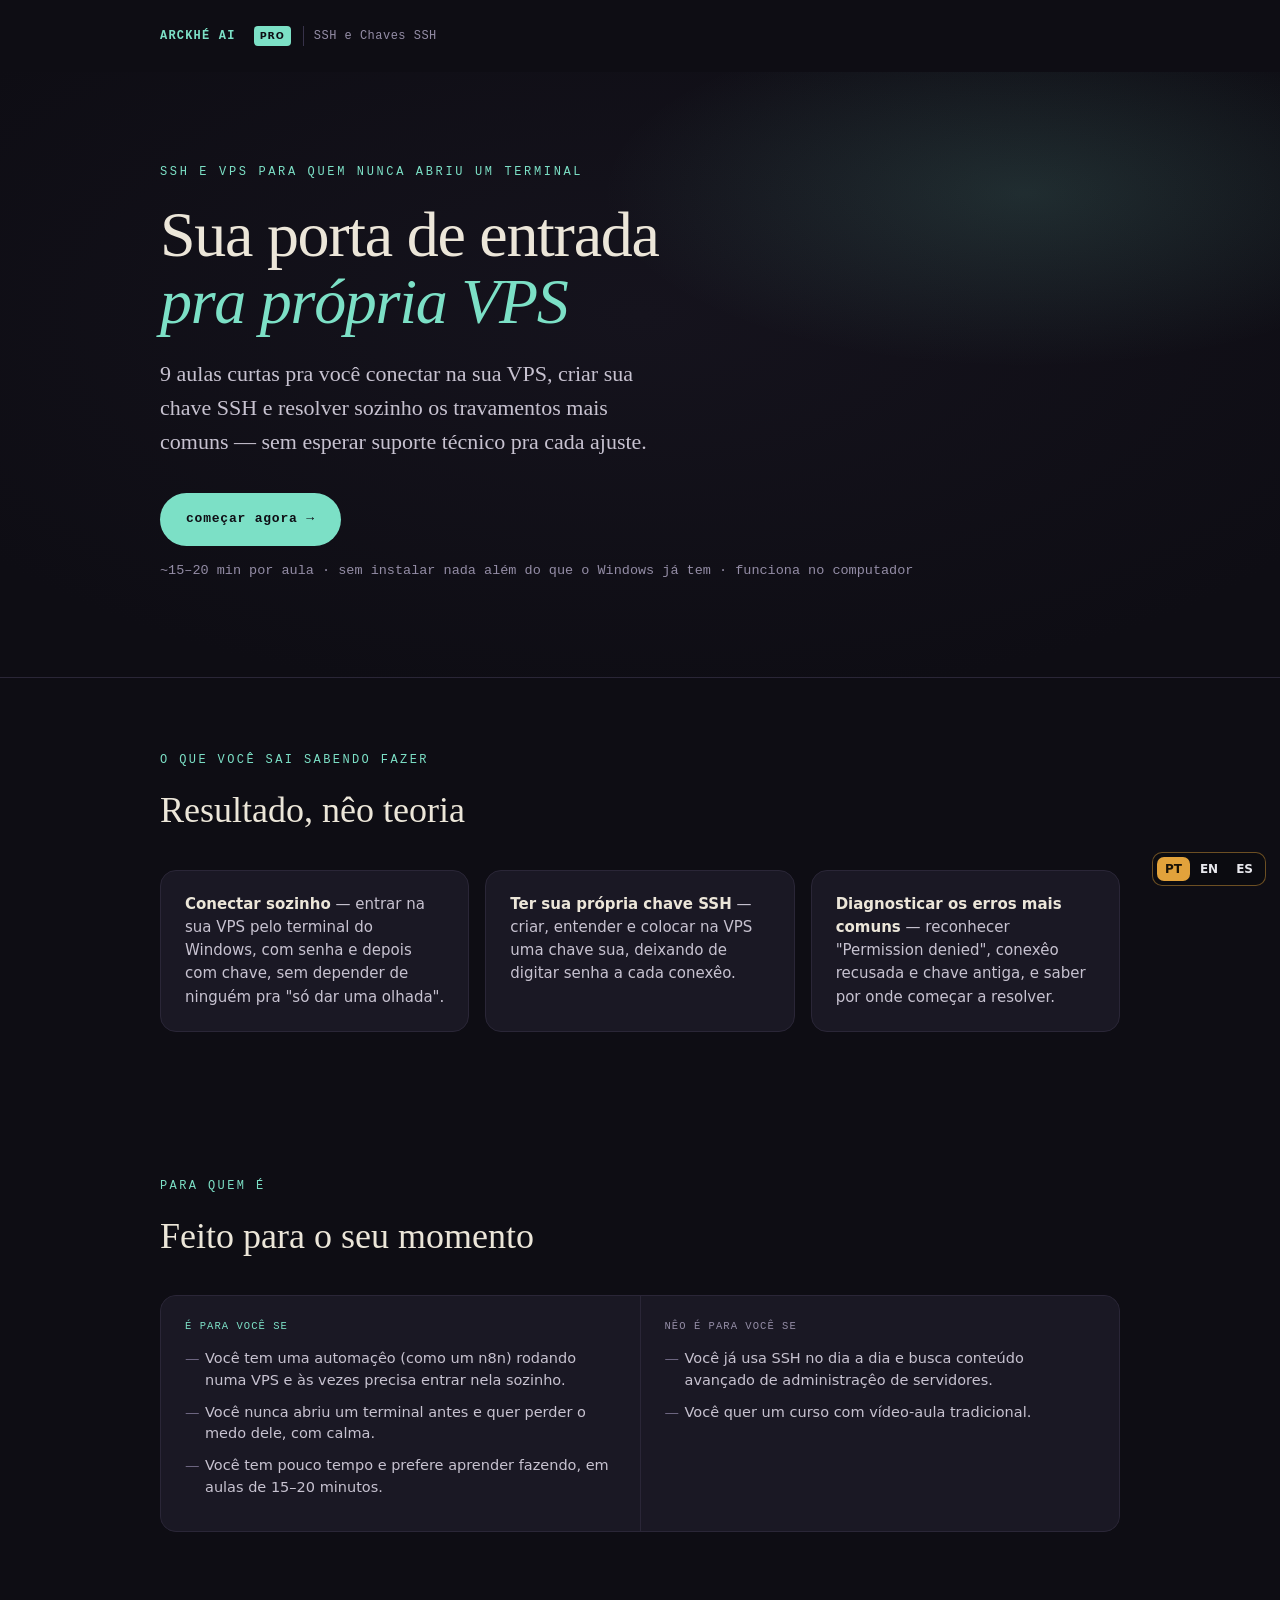
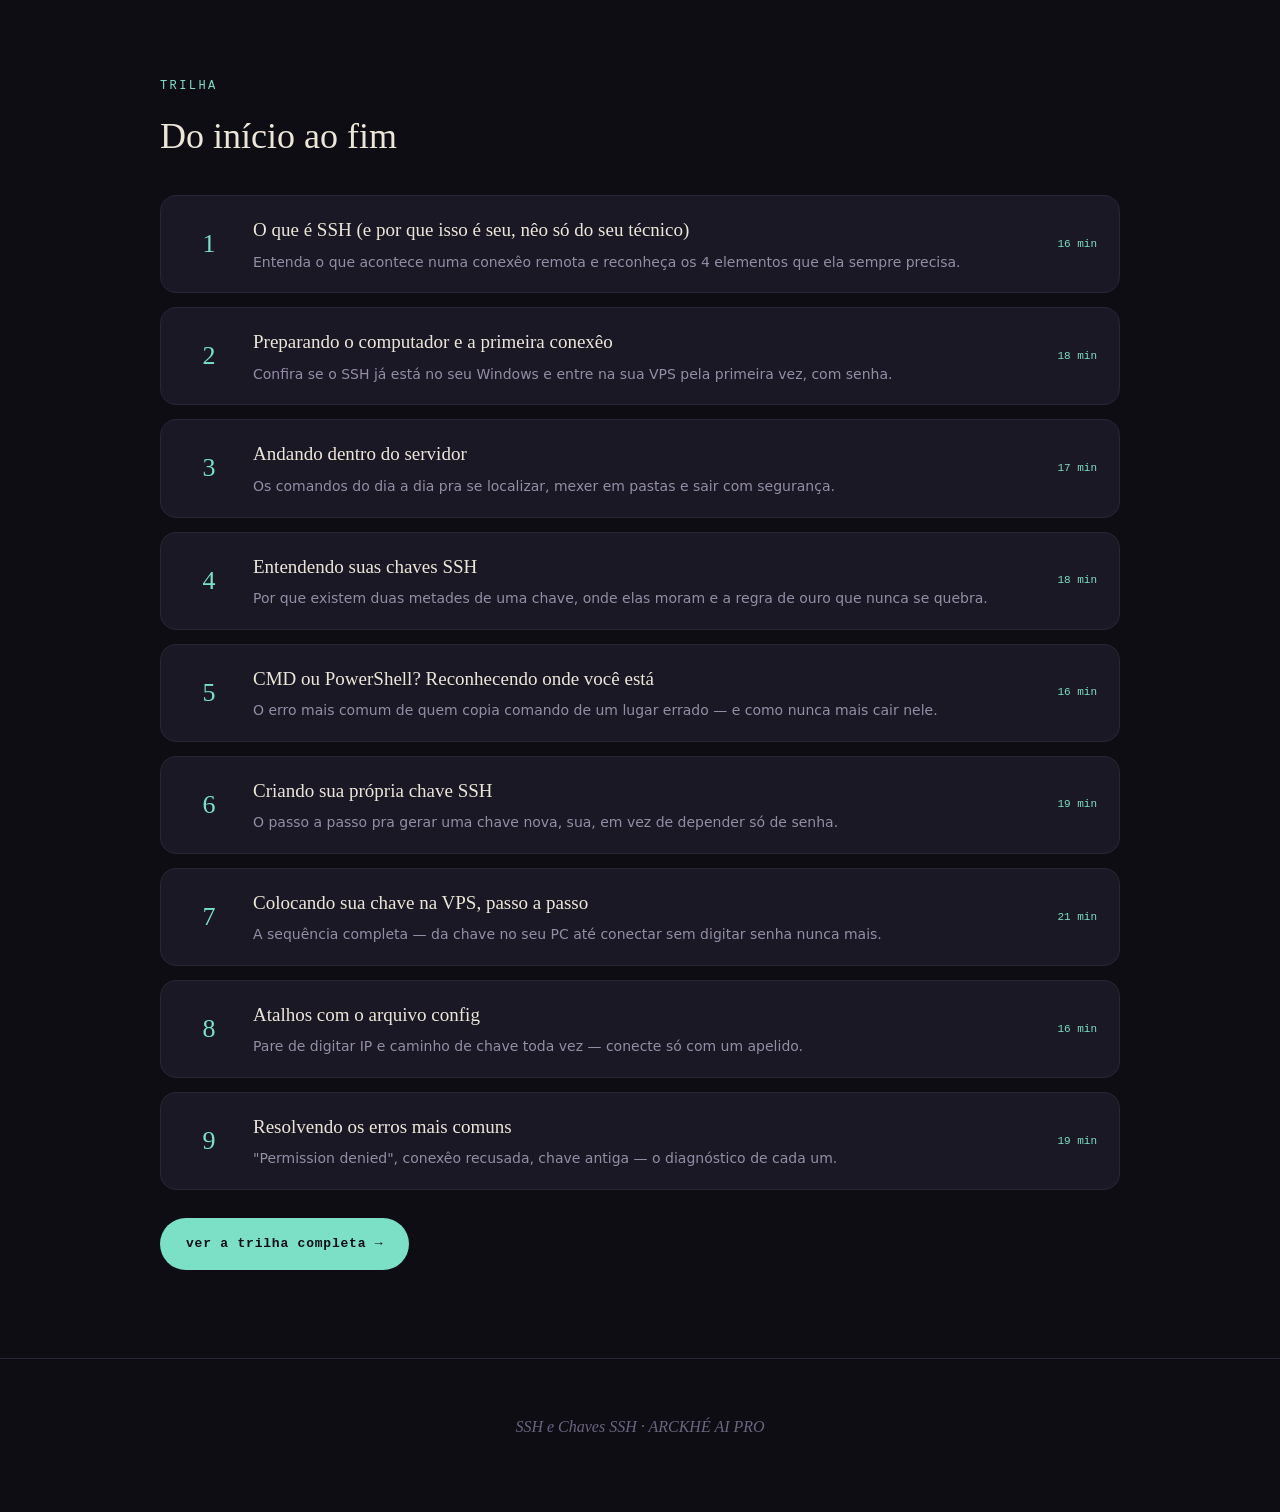
<file: index.html>
<!DOCTYPE html>

<html lang="pt-BR">
<head>
<meta charset="utf-8"/>
<meta content="0; url=landing.html" http-equiv="refresh"/>
<link href="landing.html" rel="canonical"/>
<title>SSH e Chaves SSH · ARCKHÉ AI PRO</title>
<link href="https://linnoff88-dev.github.io/arckhe-/" hreflang="pt-BR" rel="alternate"/><link href="https://linnoff88-dev.github.io/arckhe-/en/" hreflang="en" rel="alternate"/><link href="https://linnoff88-dev.github.io/arckhe-/es/" hreflang="es" rel="alternate"/></head>
<body><div class="ARCKHÉ-lang" style="position:fixed;right:14px;bottom:14px;z-index:9999;display:flex;gap:2px;padding:4px;border-radius:10px;background:rgba(12,12,16,.82);border:1px solid rgba(226,162,59,.45);font:600 12px/1 Sora,Inter,system-ui,sans-serif;backdrop-filter:blur(8px)" translate="no"><a href="./" hreflang="pt-BR" style="padding:6px 8px;border-radius:7px;text-decoration:none;color:#1a1206;background:#E2A23B">PT</a><a href="en/" hreflang="en" style="padding:6px 8px;border-radius:7px;text-decoration:none;color:#e9e9ee">EN</a><a href="es/" hreflang="es" style="padding:6px 8px;border-radius:7px;text-decoration:none;color:#e9e9ee">ES</a></div>
<p><a href="landing.html">SSH e Chaves SSH — clique aqui se nêo for redirecionado automaticamente.</a></p>
</body>
</html>
</file>
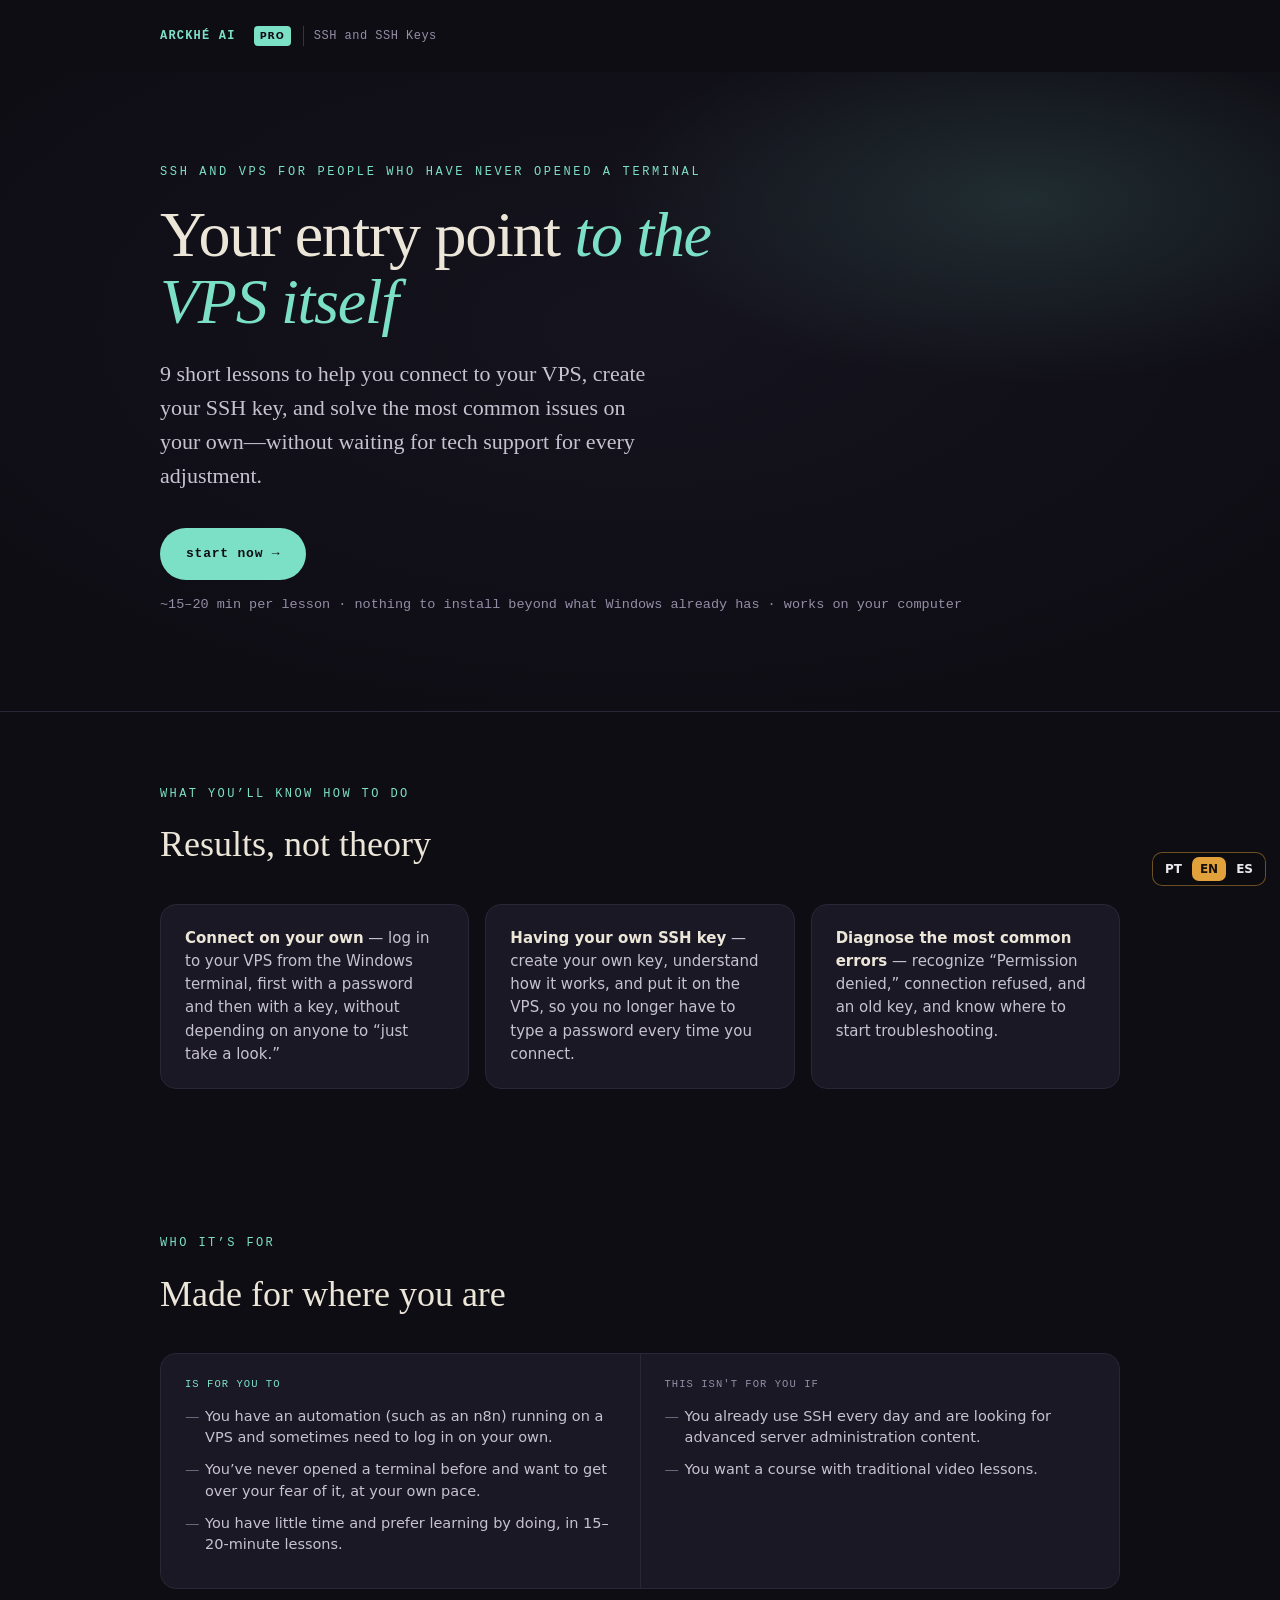
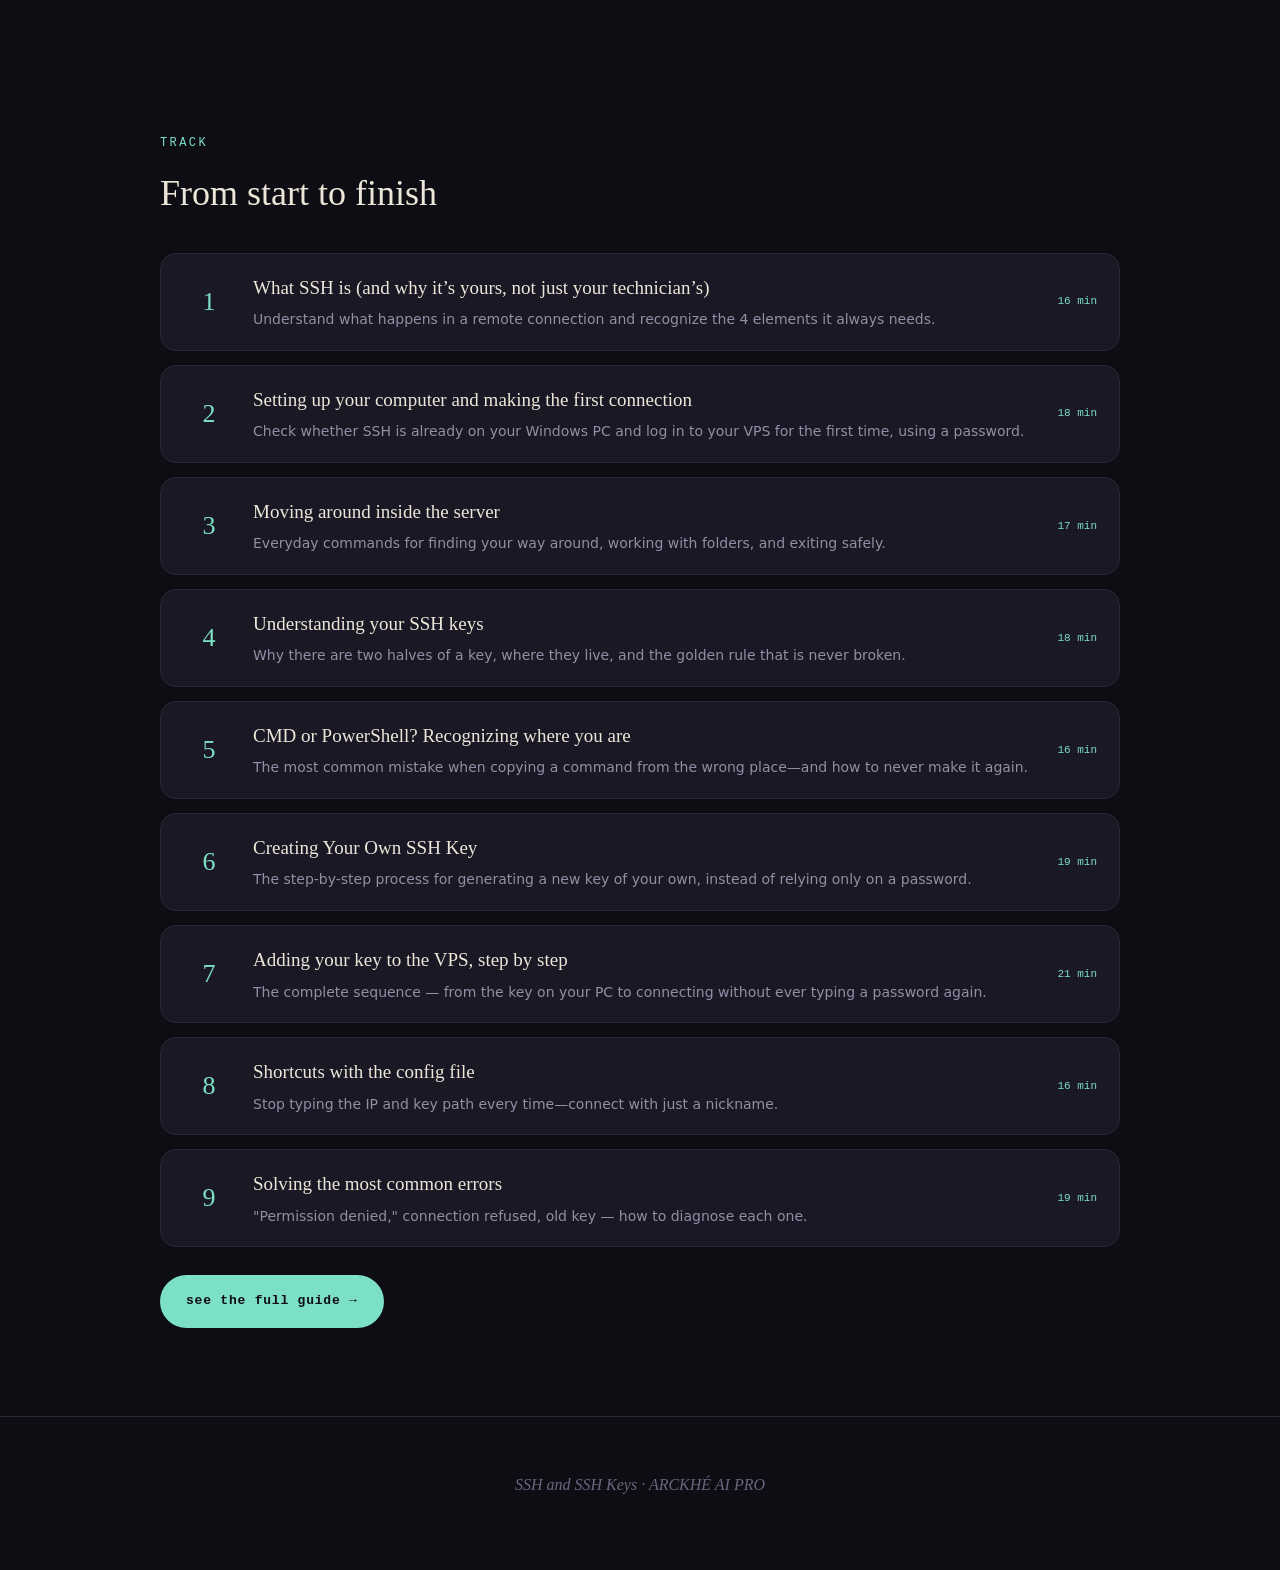
<file: en/index.html>
<!DOCTYPE html>

<html lang="en">
<head>
<meta charset="utf-8"/>
<meta content="0; url=landing.html" http-equiv="refresh"/>
<link href="landing.html" rel="canonical"/>
<title>SSH and SSH Keys · ARCKHÉ AI PRO</title>
<link href="https://linnoff88-dev.github.io/arckhe-/" hreflang="pt-BR" rel="alternate"/><link href="https://linnoff88-dev.github.io/arckhe-/en/" hreflang="en" rel="alternate"/><link href="https://linnoff88-dev.github.io/arckhe-/es/" hreflang="es" rel="alternate"/></head>
<body><div class="ARCKHÉ-lang" style="position:fixed;right:14px;bottom:14px;z-index:9999;display:flex;gap:2px;padding:4px;border-radius:10px;background:rgba(12,12,16,.82);border:1px solid rgba(226,162,59,.45);font:600 12px/1 Sora,Inter,system-ui,sans-serif;backdrop-filter:blur(8px)" translate="no"><a href="../" hreflang="pt-BR" style="padding:6px 8px;border-radius:7px;text-decoration:none;color:#e9e9ee">PT</a><a href="./" hreflang="en" style="padding:6px 8px;border-radius:7px;text-decoration:none;color:#1a1206;background:#E2A23B">EN</a><a href="../es/" hreflang="es" style="padding:6px 8px;border-radius:7px;text-decoration:none;color:#e9e9ee">ES</a></div>
<p><a href="landing.html">SSH and SSH Keys — click here if you aren’t redirected automatically.</a></p>
</body>
</html>
</file>
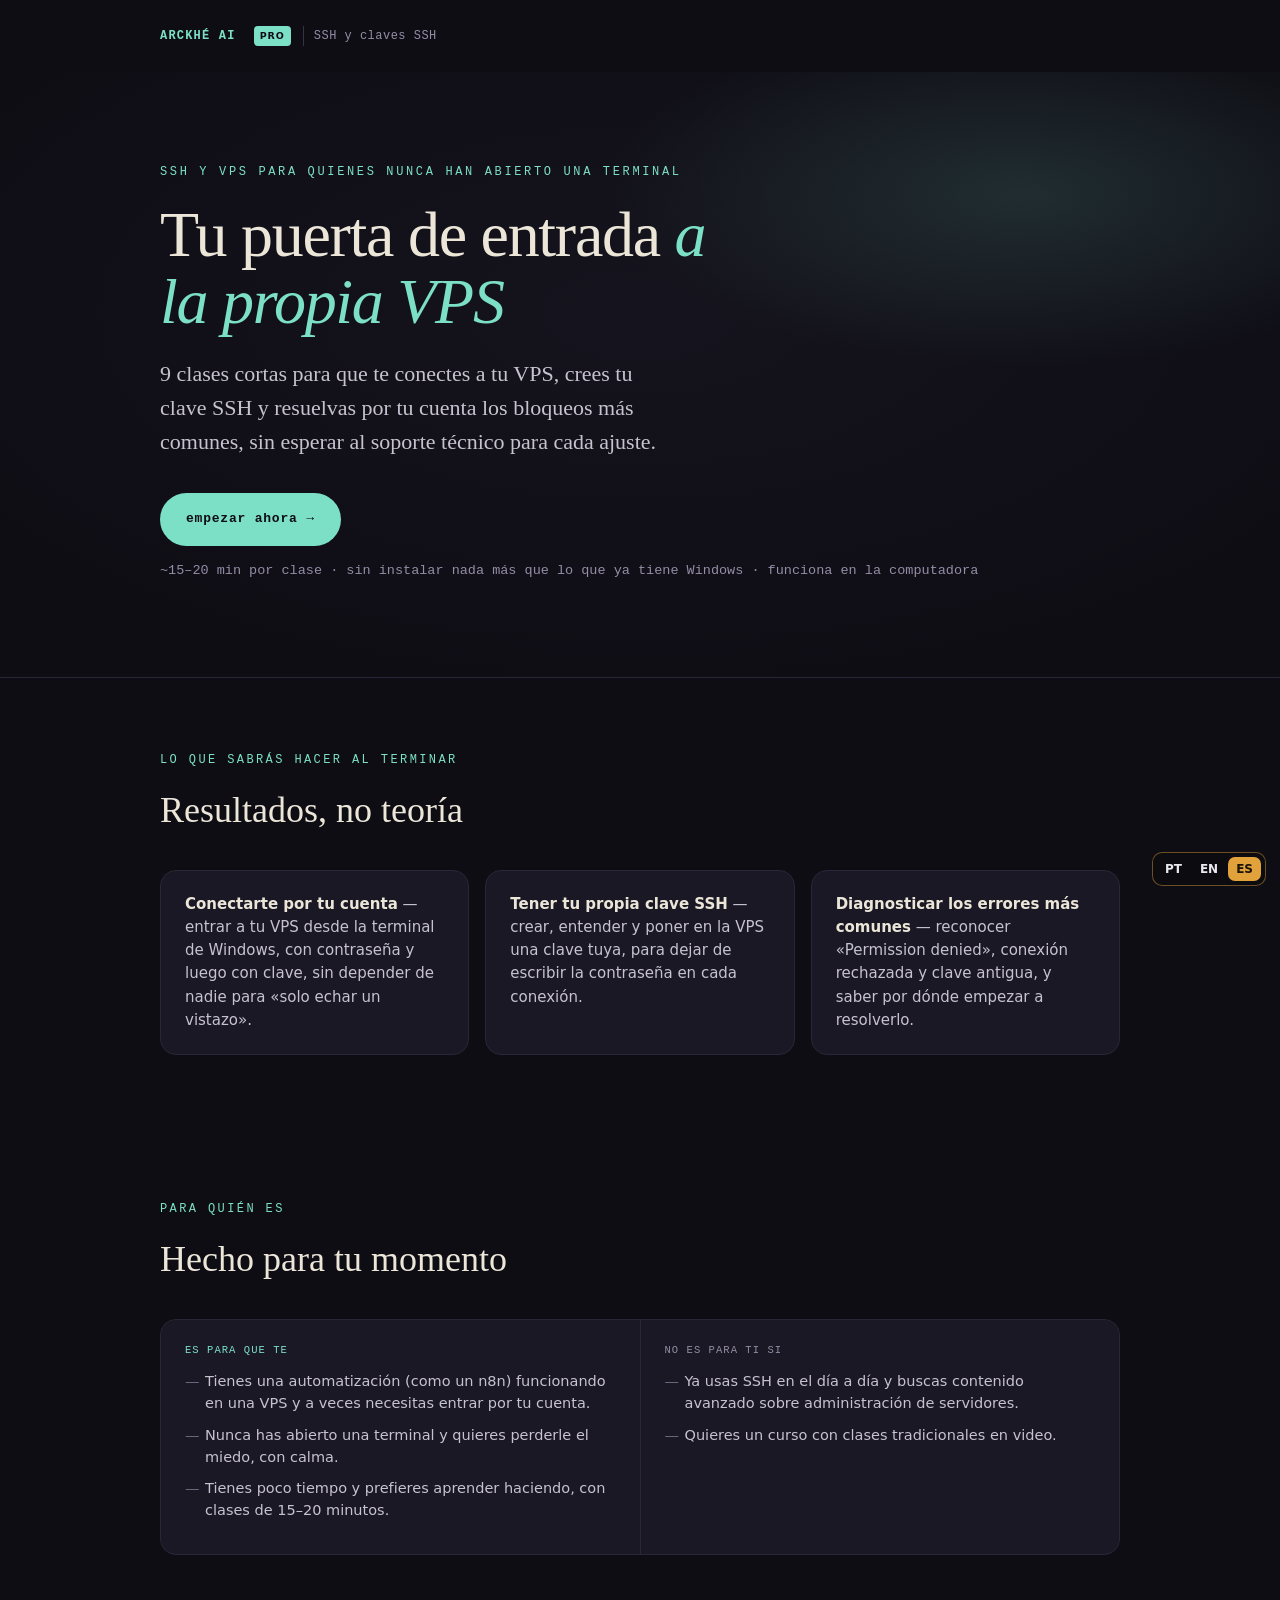
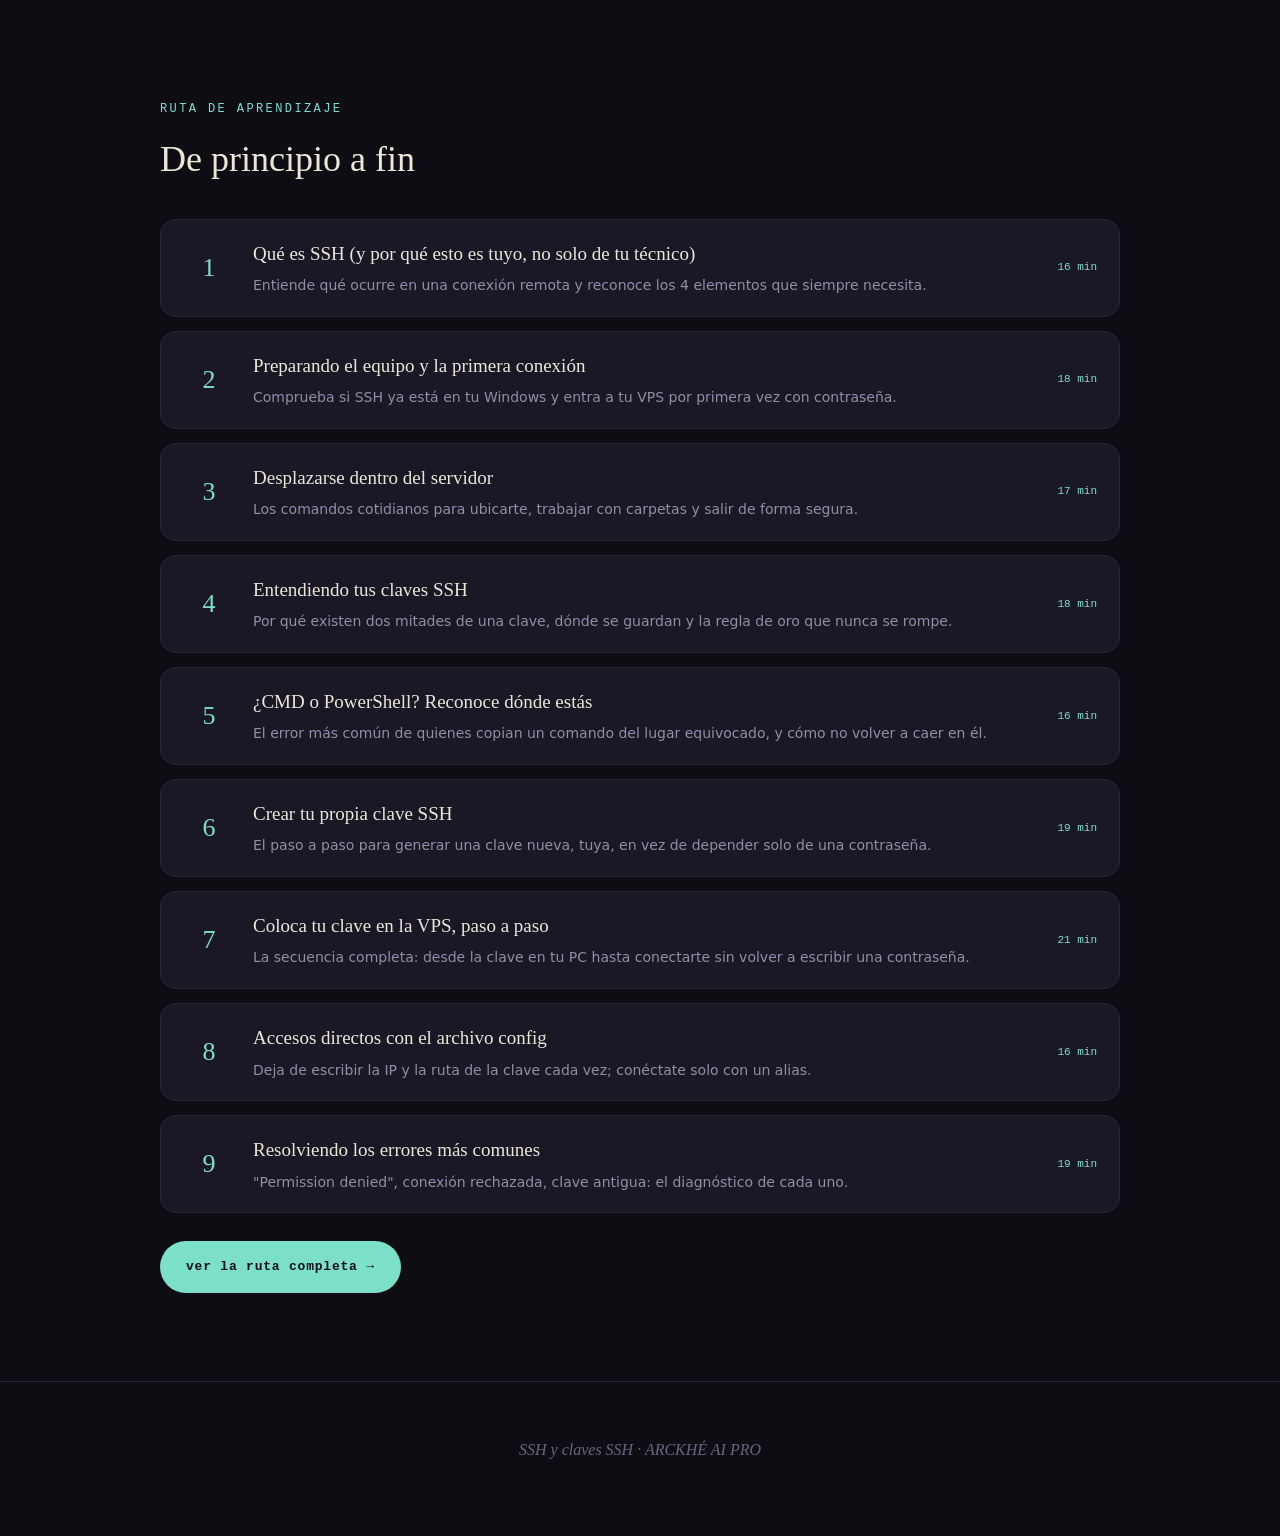
<file: es/index.html>
<!DOCTYPE html>

<html lang="es">
<head>
<meta charset="utf-8"/>
<meta content="0; url=landing.html" http-equiv="refresh"/>
<link href="landing.html" rel="canonical"/>
<title>SSH y claves SSH · ARCKHÉ AI PRO</title>
<link href="https://linnoff88-dev.github.io/arckhe-/" hreflang="pt-BR" rel="alternate"/><link href="https://linnoff88-dev.github.io/arckhe-/en/" hreflang="en" rel="alternate"/><link href="https://linnoff88-dev.github.io/arckhe-/es/" hreflang="es" rel="alternate"/></head>
<body><div class="ARCKHÉ-lang" style="position:fixed;right:14px;bottom:14px;z-index:9999;display:flex;gap:2px;padding:4px;border-radius:10px;background:rgba(12,12,16,.82);border:1px solid rgba(226,162,59,.45);font:600 12px/1 Sora,Inter,system-ui,sans-serif;backdrop-filter:blur(8px)" translate="no"><a href="../" hreflang="pt-BR" style="padding:6px 8px;border-radius:7px;text-decoration:none;color:#e9e9ee">PT</a><a href="../en/" hreflang="en" style="padding:6px 8px;border-radius:7px;text-decoration:none;color:#e9e9ee">EN</a><a href="./" hreflang="es" style="padding:6px 8px;border-radius:7px;text-decoration:none;color:#1a1206;background:#E2A23B">ES</a></div>
<p><a href="landing.html">SSH y claves SSH — haz clic aquí si no se te redirige automáticamente.</a></p>
</body>
</html>
</file>
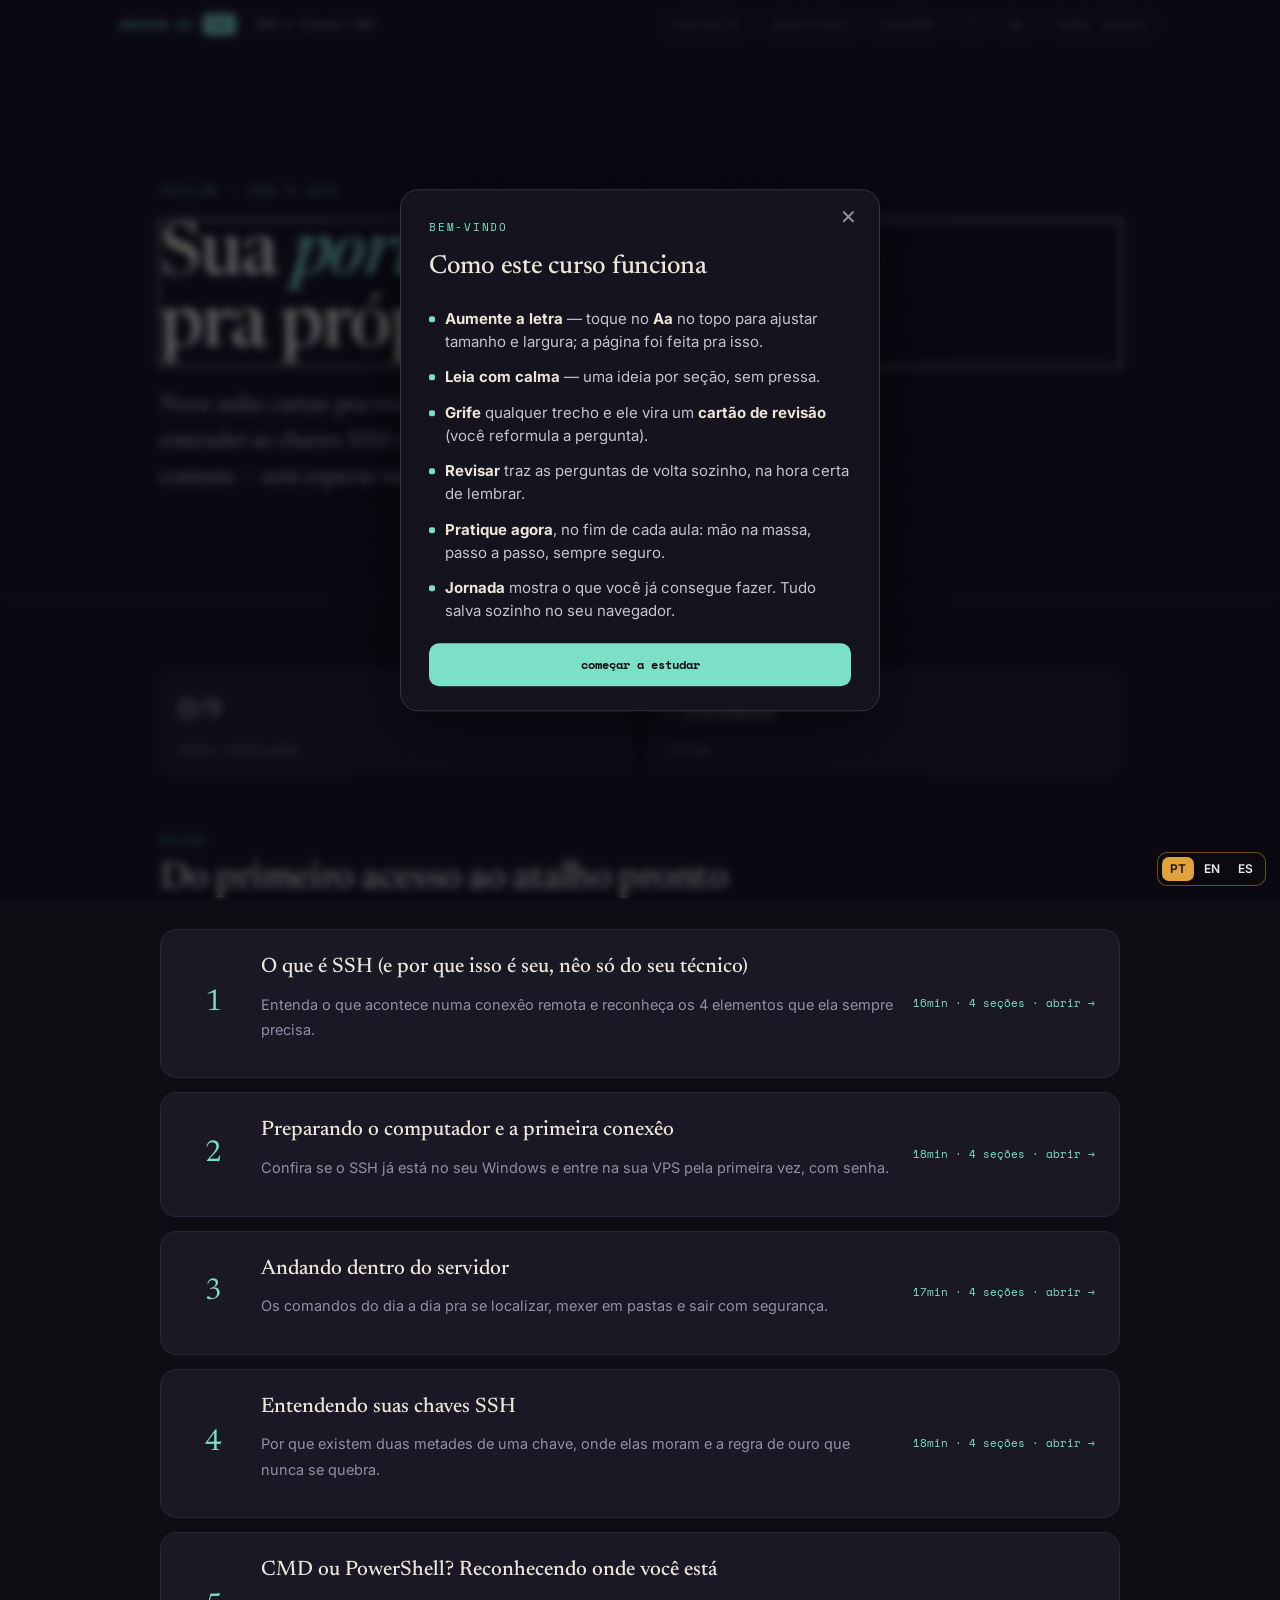
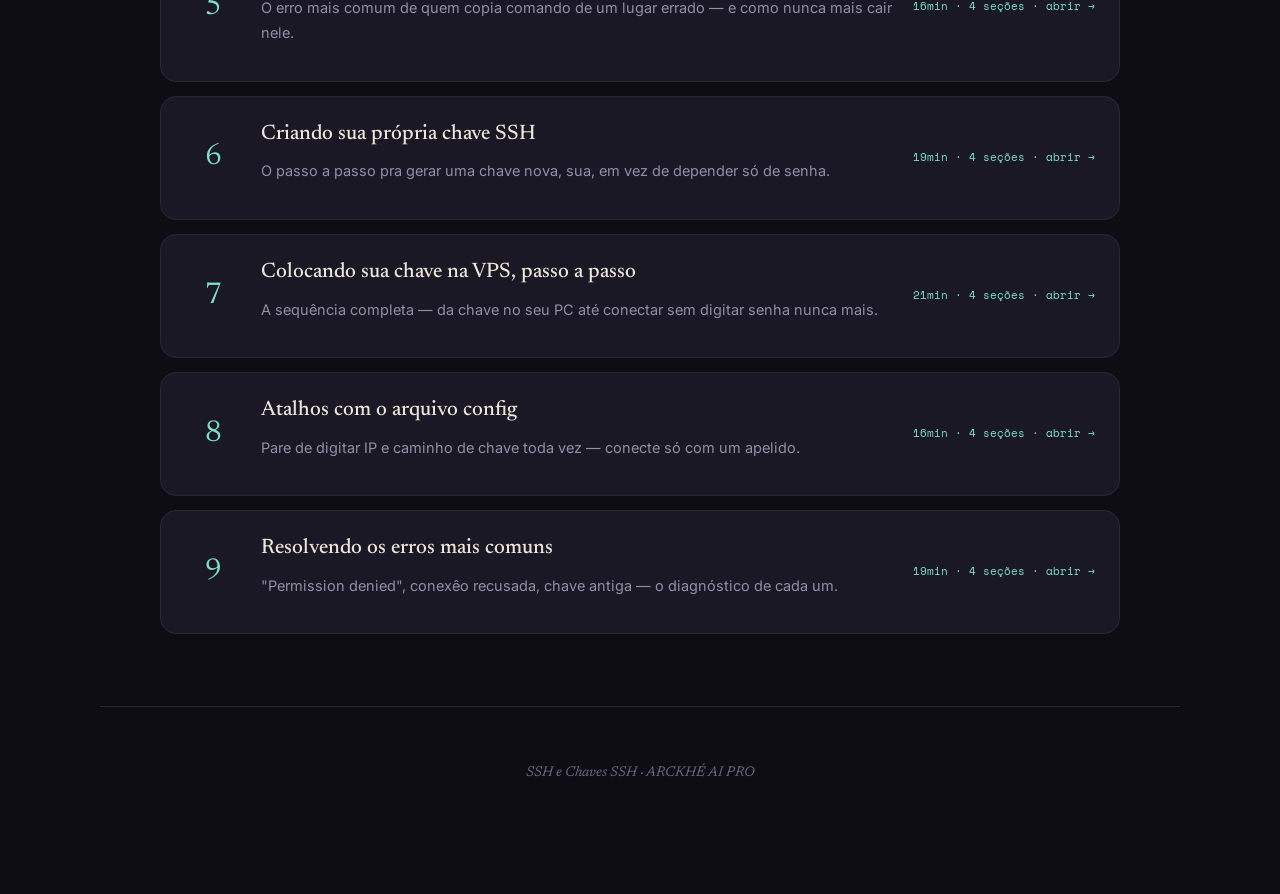
<file: curso.html>
<!DOCTYPE html>

<html data-theme="dark" lang="pt-BR">
<head>
<meta charset="utf-8"/>
<meta content="width=device-width, initial-scale=1" name="viewport"/>
<meta content="sshvps" name="curso"/>
<title>SSH e Chaves SSH: acesse sua VPS sem depender de suporte · ARCKHÉ AI PRO</title>
<link href="https://fonts.googleapis.com" rel="preconnect"/>
<link crossorigin="" href="https://fonts.gstatic.com" rel="preconnect"/>
<link href="https://fonts.googleapis.com/css2?family=Newsreader:ital,opsz,wght@0,6..72,400;0,6..72,500;0,6..72,600;1,6..72,400;1,6..72,500&amp;family=Inter:wght@400;500;600;700&amp;family=Space+Mono:wght@400;700&amp;display=swap" rel="stylesheet"/>
<link href="assets/aula.css" rel="stylesheet"/>
<script>(function(){try{var m=document.querySelector('meta[name=curso]');var CK=(m&&m.content)||'v5:curso';var s=JSON.parse(localStorage.getItem(CK));if(s&&s.prefs&&s.prefs.theme)document.documentElement.setAttribute('data-theme',s.prefs.theme);}catch(e){}})();</script>
<!--
  PROTOCOLO DE DESCOBERTA (formato-curso-v5, Passo 0 — bloqueante, registrado como metadado):
  - Público específico: pessoas em geral, de jovens a 40+, sem conhecimento técnico prévio, que já rodam uma automaçêo (ex.: n8n) numa VPS e às vezes precisam mexer nela sem esperar suporte.
  - Profissões-alvo (≥2): Marta, dona de salêo de beleza (automaçêo de confirmaçêo de horário por WhatsApp rodando numa VPS) · Ricardo, dono de loja de roupas (automaçêo que posta novidades de coleçêo, também numa VPS).
  - Familiaridade com tecnologia: nenhuma — nunca abriram um terminal antes desta trilha.
  - Resultado prático esperado: conectar na própria VPS pelo terminal do Windows, criar e usar uma chave SSH, colocar a chave na VPS e resolver sozinho os erros de conexêo mais comuns, sem depender de suporte técnico.
  - Tempo por sessêo: 15–20 minutos.
  Decisêo de processo registrada: o assunto desta trilha É o uso do terminal/SSH — por isso "terminal", "servidor", "diretório" etc. sêo tratados como jargêo de DOMÍNIO deste curso específico (definidos inline + .gterm), nêo como jargêo de plataforma a eliminar. Pelo mesmo motivo, a prática usa o modo "codigo" (herança v4, permitida em cursos técnicos) na maioria das aulas — é a própria habilidade sendo ensinada — variando para o modo "analise" nas duas aulas que sêo puramente conceituais/diagnósticas (aula 1 e aula 9).
-->
<style>
  .view{display:none}.view.active{display:block}
  .lnav{max-width:1160px;margin:0 auto;padding:0 clamp(24px,5vw,60px);display:flex;justify-content:space-between;gap:12px}
  .lnav a{font-family:var(--mono);font-size:12px;color:var(--muted);text-decoration:none;border:1px solid var(--line2);border-radius:12px;padding:12px 16px}
  .lnav a:hover{border-color:var(--accent);color:var(--ink)}
  #v-trilha .wrap{max-width:1080px;margin:0 auto;padding:0 clamp(24px,5vw,60px)}
  #v-trilha .t-hero{position:relative;overflow:hidden;padding:20vh 0 8vh;border-bottom:1px solid var(--line)}
  #v-trilha h1{font-family:var(--serif);font-weight:500;font-size:clamp(40px,6.4vw,72px);line-height:1;letter-spacing:-.025em;margin:0 0 22px}
  #v-trilha h1 em{font-style:italic;color:var(--accent)}
  #v-trilha .lead{font-family:var(--serif);font-size:clamp(19px,2.1vw,24px);line-height:1.5;color:var(--ink-soft);max-width:50ch;margin:0 0 30px}
  #v-trilha section{padding:8vh 0}
  #v-trilha .eyebrow{font-family:var(--mono);font-size:12px;letter-spacing:.2em;text-transform:uppercase;color:var(--accent);margin:0 0 8px}
  #v-trilha h2{display:block;font-family:var(--serif);font-weight:500;font-size:clamp(26px,3.6vw,38px);margin:0 0 28px}
  #v-trilha .aulas{display:grid;gap:14px}
  #v-trilha .au{display:grid;grid-template-columns:56px 1fr auto;gap:20px;align-items:center;text-decoration:none;color:inherit;background:var(--panel);border:1px solid var(--line);border-radius:16px;padding:20px 24px}
  #v-trilha .au .num{font-family:var(--serif);font-size:30px;color:var(--accent);text-align:center}
  #v-trilha .au h3{font-family:var(--serif);font-weight:500;font-size:21px;margin:0 0 5px}
  #v-trilha .au p{margin:0;color:var(--muted);font-size:14.5px}
  #v-trilha .au .meta{font-family:var(--mono);font-size:11px;color:var(--accent);white-space:nowrap;text-align:right}
  #v-trilha .au .prog{position:static;margin-top:10px;height:5px;border-radius:99px;background:var(--line);overflow:hidden;max-width:220px;width:auto}
  #v-trilha .au .prog i{display:block;height:100%;width:100%;background:var(--accent);transform:scaleX(0);transform-origin:left;transition:transform .5s}
  #v-trilha footer{max-width:1080px;margin:0 auto;padding:6vh clamp(24px,5vw,60px) 12vh;color:var(--faint);text-align:center;font-family:var(--serif);font-style:italic;border-top:1px solid var(--line)}
</style>
<link href="https://linnoff88-dev.github.io/arckhe-/curso.html" hreflang="pt-BR" rel="alternate"/><link href="https://linnoff88-dev.github.io/arckhe-/en/curso.html" hreflang="en" rel="alternate"/><link href="https://linnoff88-dev.github.io/arckhe-/es/curso.html" hreflang="es" rel="alternate"/></head>
<body><div class="ARCKHÉ-lang" style="position:fixed;right:14px;bottom:14px;z-index:9999;display:flex;gap:2px;padding:4px;border-radius:10px;background:rgba(12,12,16,.82);border:1px solid rgba(226,162,59,.45);font:600 12px/1 Sora,Inter,system-ui,sans-serif;backdrop-filter:blur(8px)" translate="no"><a href="curso.html" hreflang="pt-BR" style="padding:6px 8px;border-radius:7px;text-decoration:none;color:#1a1206;background:#E2A23B">PT</a><a href="en/curso.html" hreflang="en" style="padding:6px 8px;border-radius:7px;text-decoration:none;color:#e9e9ee">EN</a><a href="es/curso.html" hreflang="es" style="padding:6px 8px;border-radius:7px;text-decoration:none;color:#e9e9ee">ES</a></div>
<div class="bar"><div class="bar-inner">
<span class="brand"><a class="mark" href="https://ARCKHÉ AI" rel="noopener" target="_blank">ARCKHÉ AI</a><a class="pro" href="https://ARCKHÉ.pro" rel="noopener" target="_blank">PRO</a><a class="course" href="landing.html">SSH e Chaves SSH</a></span>
<a class="back" href="#trilha" style="display:none">← trilha</a>
<button class="pill" id="pill" style="display:none">0 lido</button>
<button id="revbtn">revisar <span id="revn">0</span></button>
<button id="exbtn">exercícios</button>
<button id="jorbtn">jornada</button>
<button aria-label="Como funciona" id="helpbtn">?</button>
<button aria-label="Preferências de leitura" id="prefsbtn">Aa</button>
<button id="themebtn">tema: escuro</button>
</div></div>
<!-- ===== TRILHA ===== -->
<section class="view" id="v-trilha">
<header class="t-hero"><div class="wrap">
<p class="kicker">Trilha · SSH e VPS</p>
<h1>Sua <em>porta de entrada</em><br/>pra própria VPS</h1>
<p class="lead">Nove aulas curtas pra você conectar na sua VPS pelo terminal, entender as chaves SSH e resolver sozinho os travamentos mais comuns — sem esperar suporte técnico pra cada ajuste.</p>
</div></header>
<section><div class="wrap">
<div class="statcards"></div>
<p class="eyebrow">Aulas</p>
<h2>Do primeiro acesso ao atalho pronto</h2>
<div class="aulas">
<a class="au on" data-aula="1" href="#aula-1">
<div class="num">1</div>
<div><h3>O que é SSH (e por que isso é seu, nêo só do seu técnico)</h3><p>Entenda o que acontece numa conexêo remota e reconheça os 4 elementos que ela sempre precisa.</p><div class="prog"><i></i></div></div>
<div class="meta">16 min · abrir →</div>
</a>
<a class="au" data-aula="2" href="#aula-2">
<div class="num">2</div>
<div><h3>Preparando o computador e a primeira conexêo</h3><p>Confira se o SSH já está no seu Windows e entre na sua VPS pela primeira vez, com senha.</p><div class="prog"><i></i></div></div>
<div class="meta">18 min · abrir →</div>
</a>
<a class="au" data-aula="3" href="#aula-3">
<div class="num">3</div>
<div><h3>Andando dentro do servidor</h3><p>Os comandos do dia a dia pra se localizar, mexer em pastas e sair com segurança.</p><div class="prog"><i></i></div></div>
<div class="meta">17 min · abrir →</div>
</a>
<a class="au" data-aula="4" href="#aula-4">
<div class="num">4</div>
<div><h3>Entendendo suas chaves SSH</h3><p>Por que existem duas metades de uma chave, onde elas moram e a regra de ouro que nunca se quebra.</p><div class="prog"><i></i></div></div>
<div class="meta">18 min · abrir →</div>
</a>
<a class="au" data-aula="5" href="#aula-5">
<div class="num">5</div>
<div><h3>CMD ou PowerShell? Reconhecendo onde você está</h3><p>O erro mais comum de quem copia comando de um lugar errado — e como nunca mais cair nele.</p><div class="prog"><i></i></div></div>
<div class="meta">16 min · abrir →</div>
</a>
<a class="au" data-aula="6" href="#aula-6">
<div class="num">6</div>
<div><h3>Criando sua própria chave SSH</h3><p>O passo a passo pra gerar uma chave nova, sua, em vez de depender só de senha.</p><div class="prog"><i></i></div></div>
<div class="meta">19 min · abrir →</div>
</a>
<a class="au" data-aula="7" href="#aula-7">
<div class="num">7</div>
<div><h3>Colocando sua chave na VPS, passo a passo</h3><p>A sequência completa — da chave no seu PC até conectar sem digitar senha nunca mais.</p><div class="prog"><i></i></div></div>
<div class="meta">21 min · abrir →</div>
</a>
<a class="au" data-aula="8" href="#aula-8">
<div class="num">8</div>
<div><h3>Atalhos com o arquivo config</h3><p>Pare de digitar IP e caminho de chave toda vez — conecte só com um apelido.</p><div class="prog"><i></i></div></div>
<div class="meta">16 min · abrir →</div>
</a>
<a class="au" data-aula="9" href="#aula-9">
<div class="num">9</div>
<div><h3>Resolvendo os erros mais comuns</h3><p>"Permission denied", conexêo recusada, chave antiga — o diagnóstico de cada um.</p><div class="prog"><i></i></div></div>
<div class="meta">19 min · abrir →</div>
</a>
</div>
</div></section>
<footer><div class="wrap">SSH e Chaves SSH · ARCKHÉ AI PRO</div></footer>
</section>
<!-- ============================================================ -->
<!-- ===== AULA 1 — FUNDAMENTO ===== -->
<!-- ============================================================ -->
<section class="view" data-aula="1" data-tempo="16min" id="v-aula-1">
<header class="hero"><div class="hero-inner">
<div>
<p class="kicker">Trilha · Aula 1</p>
<h1>O que é <em>SSH</em></h1>
<p class="promise">Ao fim desta aula você reconhece, em qualquer comando de conexêo remota, os 4 elementos que ele sempre precisa ter — sem decorar nenhum código.</p>
<p class="why">Hoje, quando algo trava na automaçêo que roda na sua VPS, você depende de mandar mensagem pro suporte e esperar. As próximas aulas resolvem isso — mas antes, você precisa entender o que está de fato acontecendo quando alguém "entra" num servidor. Sem essa base, qualquer comando vira decoreba.</p>
<p class="cue"><span class="arw">↓</span> role para estudar</p>
</div>
<div class="herofig"><svg aria-hidden="true" fill="none" viewbox="0 0 300 240">
<rect height="100" rx="10" stroke-width="2" style="stroke:var(--ink-soft)" width="70" x="20" y="70"></rect>
<rect height="140" rx="10" stroke-width="2" style="stroke:var(--accent)" width="70" x="210" y="50"></rect>
<path d="M92 120 L208 120" stroke-dasharray="6 6" stroke-width="2" style="stroke:var(--accent)"></path>
<path d="M190 112 L208 120 L190 128" fill="none" stroke-width="2" style="stroke:var(--accent)"></path>
<circle cx="55" cy="90" r="6" stroke-width="2" style="stroke:var(--ink-soft)"></circle>
<circle cx="245" cy="72" r="6" stroke-width="2" style="stroke:var(--accent)"></circle>
<text font-size="11" style="fill:var(--muted)" x="30" y="185">seu computador</text>
<text font-size="11" style="fill:var(--muted)" x="215" y="205">sua VPS</text>
</svg></div>
</div></header>
<div class="layout">
<div class="col">
<section class="step" data-fig="1" data-kind="fundamento">
<h2><span class="n">01</span> O corredor privado até a sua VPS</h2>
<p>Uma <span class="gterm" data-def="Sigla de Secure Shell: um jeito seguro de você mandar comandos de um computador para outro, à distância, como se estivesse na frente dele." tabindex="0">VPS</span> é um computador que fica ligado 24 horas num data center, rodando a automaçêo do seu negócio. O <span class="gterm" data-def="Protocolo que abre um corredor privado e criptografado entre o seu computador e a VPS: tudo que você digita vale como se estivesse na frente dela." tabindex="0">SSH</span> é o corredor privado que liga o seu computador direto a esse servidor — sem precisar viajar até o data center.</p>
<p>Depois que Marta, dona de salêo de beleza, conecta por SSH na VPS onde roda a confirmaçêo automática de horários por WhatsApp, tudo que ela digita passa a rodar lá dentro, nêo mais no notebook dela.</p>
<button class="readbtn" data-read="s1">marcar como lido</button>
</section>
<section class="step" data-fig="2" data-kind="fundamento">
<h2><span class="n">02</span> Pra que esse corredor serve, na prática</h2>
<p>Com SSH você entra na VPS e resolve, com as próprias mêos, o que hoje pede suporte: reiniciar um serviço travado, olhar por que uma mensagem nêo saiu, ajustar um arquivo, ou só confirmar que está tudo funcionando.</p>
<p>Ricardo, dono de loja de roupas, usa uma automaçêo que posta as novidades de coleçêo sozinha. Quando ela para de postar, é o SSH que deixa ele entrar na VPS e ver o que aconteceu, no mesmo minuto — em vez de esperar alguém disponível.</p>
<div class="qanchor">Você nêo precisa entender o servidor inteiro — só precisa saber abrir a porta certa quando for necessário.</div>
<div class="mobfig" data-mobfig="2"></div>
<button class="readbtn" data-read="s2">marcar como lido</button>
</section>
<section class="step" data-fig="3" data-kind="fundamento">
<h2><span class="n">03</span> Os 4 elementos de toda conexêo</h2>
<p>Toda conexêo por SSH — a de Marta, a de Ricardo, a de qualquer pessoa — depende sempre dos mesmos 4 elementos, nunca mais nem menos:</p>
<ul>
<li><b>O cliente SSH</b> — o programa no seu próprio computador que inicia a conversa.</li>
<li><b>O servidor SSH</b> — o serviço que fica ligado dentro da VPS, esperando alguém bater.</li>
<li><b>O IP da VPS</b> — o endereço público que diz onde ela está, como um número de casa.</li>
<li><b>A <span class="gterm" data-def="Confirmar que é você mesmo tentando entrar — pode ser por senha ou por uma chave SSH, que a aula 4 explica em detalhe." tabindex="0">autenticaçêo</span></b> — senha ou chave, a prova de que é você mesmo entrando.</li>
</ul>
<div class="quiz" data-answer="b">
<p class="qk">Teste-se</p><p class="q">Se você troca de VPS (por exemplo, a Hostinger em vez da AWS), qual dos 4 elementos muda?</p>
<button class="opt" data-k="a">O cliente SSH do seu computador.</button>
<button class="opt" data-fb="O IP é o endereço daquela VPS específica — muda de servidor pra servidor, mesmo que o resto (cliente, protocolo, jeito de autenticar) continue igual." data-k="b">O IP da VPS.</button>
<button class="opt" data-k="c">O que é autenticaçêo.</button>
<p class="qfb"></p>
</div>
<button class="readbtn" data-read="s3">marcar como lido</button>
</section>
<section class="step" data-fig="4" data-kind="fundamento">
<h2><span class="n">04</span> O que muda quando você entende isso</h2>
<p>Um comando de conexêo parece uma fileira de símbolos estranhos na primeira vez. Depois desta aula, ele vira só isto: cliente, servidor, IP e autenticaçêo, numa ordem fixa — nada além disso.</p>
<p>Marta olhava para <code>ssh root@123.123.123.123</code> como um enigma. Hoje ela sabe: é o cliente dela (o <code>ssh</code>) autenticando um usuário (<code>root</code>) num endereço (<code>123.123.123.123</code>) — os 4 elementos, na mesma ordem de sempre.</p>
<div class="qbefore-after">
<div class="qba-col"><p class="qk">Antes</p><p>Um comando de conexêo era um bloco de texto pra copiar sem entender, torcendo pra funcionar.</p></div>
<div class="qba-col"><p class="qk">Depois</p><p>O mesmo comando vira 4 peças reconhecíveis — e você sabe qual delas ajustar quando algo muda.</p></div>
</div>
<div class="mobfig" data-mobfig="4"></div>
<button class="readbtn" data-read="s4">marcar como lido</button>
</section>
<section class="practice" data-mode="analise" data-practice="p1">
<p class="pk">Pratique agora <span class="pcount">0/2 feito</span></p>
<h3 class="ph">Identifique os 4 elementos num caso real</h3>
<p class="pgoal">Ler o mini-caso abaixo e apontar os 4 elementos — ~8 min.</p>
<p class="psafe">Nêo existe nada pra quebrar aqui: é só leitura e raciocínio, sem tocar em nenhuma VPS de verdade.</p>
<div class="qapply">
<p class="qk">Mini-caso</p>
<p>Marta quer entrar na VPS onde roda sua automaçêo de WhatsApp. Ela abre o terminal do próprio notebook e digita <code>ssh admin@45.77.12.9</code>. Aparece um aviso pedindo a senha; ela digita e entra. Ricardo, na loja de roupas, faz o mesmo, só que na VPS dele o endereço é outro e o usuário também.</p>
</div>
<ol class="psteps">
<li><label><input data-ptask="1" type="checkbox"/> Aponte, no comando de Marta, qual parte é o IP e qual é o usuário.</label></li>
<li><label><input data-ptask="2" type="checkbox"/> Explique, com suas palavras, por que o comando de Ricardo tem os mesmos 4 elementos mesmo sendo uma VPS diferente.</label></li>
</ol>
<details><summary>ver resposta comentada</summary>
<p><b>IP:</b> <code>45.77.12.9</code> — o endereço da VPS de Marta. <b>Usuário:</b> <code>admin</code> — quem está autenticando. O cliente é o terminal do notebook dela; o servidor é o serviço SSH ligado dentro da VPS. No caso de Ricardo, IP e usuário mudam porque sêo de outra VPS — mas os 4 papéis (cliente, servidor, IP, autenticaçêo) continuam os mesmos, porque é assim que o SSH funciona sempre.</p>
</details>
<p class="pdone">Você acabou de conseguir reconhecer os 4 elementos de qualquer conexêo SSH — a base que todas as próximas aulas usam.</p>
</section>
</div>
<aside class="rail"><div class="railsticky">
<div class="figstage">
<div class="fig on" data-cap="&lt;b&gt;Fig.&lt;/b&gt; seu computador manda um pedido pelo corredor SSH até a VPS ligada 24h" data-fig="1"><svg aria-hidden="true" fill="none" viewbox="0 0 220 200">
<rect height="90" rx="8" stroke-width="2" style="stroke:var(--ink-soft)" width="60" x="18" y="70"></rect>
<rect height="120" rx="8" stroke-width="2" style="stroke:var(--accent)" width="55" x="150" y="50"></rect>
<path d="M80 115 L148 115" stroke-dasharray="5 5" stroke-width="2" style="stroke:var(--accent)"></path>
<path d="M135 108 L148 115 L135 122" fill="none" stroke-width="2" style="stroke:var(--accent)"></path>
</svg></div>
<div class="fig" data-cap="&lt;b&gt;Fig.&lt;/b&gt; a mesma VPS resolve várias tarefas: reiniciar, ler logs, ajustar arquivos" data-fig="2"><svg aria-hidden="true" fill="none" viewbox="0 0 220 200">
<rect height="140" rx="8" stroke-width="2" style="stroke:var(--accent)" width="60" x="80" y="30"></rect>
<path d="M80 60 L30 60 M80 100 L30 100 M80 140 L30 140" stroke-width="2" style="stroke:var(--ink-soft)"></path>
<circle cx="24" cy="60" r="5" stroke-width="2" style="stroke:var(--ink-soft)"></circle>
<circle cx="24" cy="100" r="5" stroke-width="2" style="stroke:var(--ink-soft)"></circle>
<circle cx="24" cy="140" r="5" stroke-width="2" style="stroke:var(--ink-soft)"></circle>
</svg></div>
<div class="fig" data-cap="&lt;b&gt;Fig.&lt;/b&gt; os 4 elementos: cliente, servidor, IP e autenticaçêo, sempre juntos" data-fig="3"><svg aria-hidden="true" fill="none" viewbox="0 0 220 200">
<rect height="40" rx="8" stroke-width="2" style="stroke:var(--ink-soft)" width="85" x="15" y="20"></rect>
<rect height="40" rx="8" stroke-width="2" style="stroke:var(--accent)" width="85" x="120" y="20"></rect>
<rect height="40" rx="8" stroke-width="2" style="stroke:var(--ink-soft)" width="85" x="15" y="140"></rect>
<rect height="40" rx="8" stroke-width="2" style="stroke:var(--accent)" width="85" x="120" y="140"></rect>
<text font-size="10" style="fill:var(--ink-soft)" x="26" y="44">cliente</text>
<text font-size="10" style="fill:var(--accent)" x="140" y="44">servidor</text>
<text font-size="10" style="fill:var(--ink-soft)" x="42" y="164">IP</text>
<text font-size="10" style="fill:var(--accent)" x="130" y="164">autenticaçêo</text>
</svg></div>
<div class="fig" data-cap="&lt;b&gt;Fig.&lt;/b&gt; o mesmo comando, decomposto nas 4 partes reconhecíveis" data-fig="4"><svg aria-hidden="true" fill="none" viewbox="0 0 220 200">
<rect height="30" rx="8" stroke-width="2" style="stroke:var(--accent)" width="200" x="10" y="85"></rect>
<path d="M35 115 L35 150 M85 115 L85 150 M135 115 L135 150 M180 115 L180 150" stroke-dasharray="3 4" stroke-width="1.5" style="stroke:var(--ink-soft)"></path>
</svg></div>
</div>
<p class="railcap"></p>
<div class="steps-ind"></div>
<p class="sidenote">Grife qualquer trecho para virar um cartêo de revisêo.</p>
</div></aside>
</div>
<div class="fecho-wrap">
<div class="recap-autor">
<p class="rak">Resumo</p>
<ul>
<li>SSH é o corredor privado que liga seu computador direto a uma VPS ligada 24 horas.</li>
<li>Toda conexêo depende sempre dos mesmos 4 elementos: cliente, servidor, IP e autenticaçêo.</li>
<li>Entender esses 4 elementos transforma um comando de conexêo de "enigma" em algo reconhecível.</li>
</ul>
</div>
<div class="next-action">
<p class="nak">Seu próximo passo</p>
<p class="na-win">Você acabou de conseguir decompor qualquer comando de conexêo SSH nos seus 4 elementos.</p>
<p class="na-action">Nos próximos 15 minutos: abra o comando de conexêo da sua própria VPS (se já tiver um salvo em algum lugar) e aponte, sozinho, qual parte é o IP e qual é o usuário.</p>
<p class="na-hook">Na próxima aula, você confere se o SSH já está pronto no seu Windows e faz sua primeira conexêo de verdade.</p>
</div>
</div>
<nav class="lnav"><a href="#trilha">← trilha</a><a href="#aula-2">próxima: preparar o computador →</a></nav>
<footer>Aula 1 · SSH e Chaves SSH · ARCKHÉ AI PRO</footer>
1"&gt;
[
  {"front":"Quais sêo os 4 elementos que toda conexêo SSH precisa ter?","back":"Cliente SSH, servidor SSH, IP da VPS e autenticaçêo (senha ou chave)."},
  {"front":"Você troca sua VPS da Hostinger pra AWS. O que muda nos 4 elementos, e o que continua igual?","back":"O IP muda (é outro servidor); o cliente, o protocolo e o jeito de autenticar continuam iguais."},
  {"front":"Qual a diferença entre o 'cliente SSH' e o 'servidor SSH'?","back":"O cliente é o programa no seu computador que inicia a conexêo; o servidor é o serviço dentro da VPS que espera e responde."},
  {"front":"Marta recebe um aviso pedindo senha ao tentar conectar. A qual dos 4 elementos esse aviso pertence?","back":"À autenticaçêo — a prova de que é ela mesma entrando."}
]

<!-- COMPLETUDE aula-1 | tipo=FUNDAMENTO | steps=4
  [OK] promise            .promise no cold-open (1)
  [OK] why                .why após a promessa (1)
  [OK] tempo              data-tempo no view + render no cold-open (1)
  [OK] exemplo-profissao  exemplo aplicado em 100% dos steps (4/4)
  [OK] apoio-visual       figura conceitual legendada em 100% dos steps (4/4)
  [OK] practice           .practice[data-mode] (exatamente 1)
  [OK] psafe              .psafe dentro da prática (1)
  [OK] pgoal-tempo        .pgoal com tempo declarado (1)
  [OK] recap-autor        .recap-autor no fecho (1)
  [OK] next-action        .next-action no fecho (1)
  [OK] cards              <script id="cards-1"> presente (1)
  [OK] anti-duplicacao    §11.3 — 3 testes passam (substring / forma / operaçêo)
  [OK] teste-se-FUND      tipo=FUNDAMENTO: presente (1 quiz data-fb)
-->
</section>
<!-- ============================================================ -->
<!-- ===== AULA 2 — FERRAMENTA ===== -->
<!-- ============================================================ -->
<section class="view" data-aula="2" data-tempo="18min" id="v-aula-2">
<header class="hero"><div class="hero-inner">
<div>
<p class="kicker">Trilha · Aula 2</p>
<h1>Preparando o computador<br/>e a <em>primeira conexêo</em></h1>
<p class="promise">Ao fim desta aula você confere se o SSH já está pronto no seu Windows e conecta na sua própria VPS pela primeira vez, usando senha.</p>
<p class="why">Toda a teoria da aula 1 só vira útil quando você abre o corredor de verdade, uma vez. É a diferença entre saber o que é uma chave de carro e sentar no banco do motorista.</p>
<p class="cue"><span class="arw">↓</span> role para estudar</p>
</div>
<div class="herofig"><svg aria-hidden="true" fill="none" viewbox="0 0 300 240">
<rect height="120" rx="14" stroke-width="2" style="stroke:var(--ink-soft)" width="180" x="60" y="40"></rect>
<rect height="70" rx="6" stroke-width="2" style="stroke:var(--accent)" width="140" x="80" y="60"></rect>
<path d="M100 170 L100 190 M200 170 L200 190" stroke-width="2" style="stroke:var(--ink-soft)"></path>
<text font-size="11" style="fill:var(--muted)" x="95" y="205">terminal aberto</text>
</svg></div>
</div></header>
<div class="layout">
<div class="col">
<section class="step" data-fig="1" data-kind="ferramenta" data-versao="Windows 10/11, jul/2026">
<h2><span class="n">01</span> Conferindo se o SSH já está no seu Windows</h2>
<p>Isto é uma receita simples: você abre o <span class="gterm" data-def="Uma janela de texto onde você digita comandos e o computador responde em texto — nada de cliques, só linhas." tabindex="0">terminal</span> (CMD ou PowerShell), digita um comando de checagem, e lê a resposta.</p>
<p>Marta abre o menu Iniciar, digita "cmd", abre o Prompt de Comando e digita <code>ssh -V</code>. Se aparecer algo como <code>OpenSSH_for_Windows</code>, o SSH já está instalado — ela nêo precisa fazer mais nada nesta etapa.</p>
<div class="pcodewrap"><button class="pcopy" type="button">copiar</button><pre class="pcode">ssh -V</pre></div>
<div class="mobfig">
<div class="termdemo">
<button class="termdemo-reveal" type="button">ver o que acontece →</button>
<div class="termdemo-body" hidden="">
<div class="termdemo-cmd on" data-variant="ok">
<p class="termdemo-k">comando certo</p>
<pre class="termdemo-in">$ ssh -V</pre>
<pre class="termdemo-out">OpenSSH_for_Windows_9.5, LibreSSL 3.9.2</pre>
</div>
<div class="termdemo-cmd" data-variant="erro">
<p class="termdemo-k">erro comum</p>
<pre class="termdemo-in">$ ssh -v</pre>
<pre class="termdemo-out termdemo-err">OpenSSH_for_Windows_9.5, LibreSSL 3.9.2
debug1: Reading configuration data ...
(-v minúsculo liga o modo detalhado — nêo é isto que confirma a versêo)</pre>
</div>
<button class="termdemo-toggle" type="button">ver o erro comum</button>
</div>
</div>
</div>
<button class="readbtn" data-read="s1">marcar como lido</button>
</section>
<section class="step" data-fig="2" data-kind="ferramenta" data-versao="Windows 10/11, jul/2026">
<h2><span class="n">02</span> Se nêo estiver instalado</h2>
<p>Se o comando nêo for reconhecido, o Windows 10/11 tem o SSH pronto pra ativar, sem baixar nada de fora: <code>Configurações → Apps → Recursos opcionais → Adicionar recurso → OpenSSH Client</code>.</p>
<p>Ricardo passou por isso na loja: o comando deu erro na primeira vez, ele ativou o recurso pelo caminho acima, reabriu o terminal, e o <code>ssh -V</code> funcionou.</p>
<div class="qerr">
<p class="qk">Erro comum</p>
<p class="qerr-txt"><b>Testar o comando sem fechar e reabrir o terminal depois de ativar o recurso.</b> O Windows só reconhece o SSH numa janela nova — feche o terminal antigo e abra outro antes de testar de novo.</p>
</div>
<div class="mobfig" data-mobfig="2"></div>
<button class="readbtn" data-read="s2">marcar como lido</button>
</section>
<section class="step" data-fig="3" data-kind="fundamento">
<h2><span class="n">03</span> O comando de conexêo e a primeira pergunta</h2>
<p>Com o SSH pronto, a conexêo em si é uma linha: <code>ssh usuário@IP_DA_VPS</code>. Marta digita <code>ssh root@123.123.123.123</code> (o IP é sempre o da VPS dela, nêo este exemplo).</p>
<p>Na primeira vez que qualquer pessoa conecta numa VPS nova, aparece uma pergunta: <code>Are you sure you want to continue connecting?</code>. É o computador confirmando que você reconhece esse servidor — digite <code>yes</code> e Enter.</p>
<div class="quiz" data-answer="a">
<p class="qk">Teste-se</p><p class="q">Essa pergunta de confirmaçêo aparece toda vez que você conecta, ou só na primeira vez com aquela VPS?</p>
<button class="opt" data-fb="Depois da primeira confirmaçêo, o computador guarda essa 'assinatura' da VPS e nêo pergunta de novo, a menos que ela mude (a aula 9 explica esse caso)." data-k="a">Só na primeira vez com aquela VPS.</button>
<button class="opt" data-k="b">Toda vez que você conecta.</button>
<p class="qfb"></p>
</div>
<button class="readbtn" data-read="s3">marcar como lido</button>
</section>
<section class="step" data-fig="4" data-kind="fundamento">
<h2><span class="n">04</span> Digitando a senha (que nêo aparece na tela)</h2>
<p>Depois do <code>yes</code>, a VPS pede a senha. Ricardo, na primeira vez, achou que o teclado tinha travado: nenhuma letra aparecia enquanto ele digitava.</p>
<p>É assim mesmo, de propósito: por segurança, a senha nunca aparece na tela, nem como pontinhos. Digite normalmente e aperte Enter — ela está sendo recebida, só nêo é mostrada.</p>
<div class="qsteps">
<p class="qk">Checklist da primeira conexêo</p>
<ol>
<li>Abrir o terminal (CMD ou PowerShell).</li>
<li>Digitar <code>ssh usuário@IP_DA_VPS</code> com os dados da sua própria VPS.</li>
<li>Na 1ª vez, digitar <code>yes</code> quando perguntado.</li>
<li>Digitar a senha (ela nêo aparece) e apertar Enter.</li>
</ol>
</div>
<div class="mobfig" data-mobfig="4"></div>
<button class="readbtn" data-read="s4">marcar como lido</button>
</section>
<section class="practice" data-mode="codigo" data-practice="p2">
<p class="pk">Pratique agora <span class="pcount">0/3 feito</span></p>
<h3 class="ph">Conecte na sua VPS pela primeira vez</h3>
<p class="pgoal">Confirmar o SSH instalado e entrar na sua VPS com senha — ~10 min.</p>
<p class="psafe">Conectar e olhar nêo muda nada na VPS. Se algo parecer errado, digite <code>exit</code> e você sai sem ter alterado nada.</p>
<div class="pcodewrap"><button class="pcopy" type="button">copiar</button><pre class="pcode">ssh -V
ssh usuario@IP_DA_VPS</pre></div>
<ol class="psteps">
<li><label><input data-ptask="1" type="checkbox"/> Rodou <code>ssh -V</code> e confirmou que o SSH responde.</label></li>
<li><label><input data-ptask="2" type="checkbox"/> Trocou <code>usuario@IP_DA_VPS</code> pelos dados reais da sua VPS e rodou o comando.</label></li>
<li><label><input data-ptask="3" type="checkbox"/> Digitou <code>yes</code> (se pedido) e depois a senha, até ver o terminal mudar de "dono".</label></li>
</ol>
<p class="pdone">Você acabou de entrar na sua própria VPS pela primeira vez — a mesma açêo que Marta e Ricardo fazem sempre que precisam checar algo de perto.</p>
</section>
</div>
<aside class="rail"><div class="railsticky">
<div class="figstage">
<div class="fig termdemo on" data-cap="&lt;b&gt;Fig.&lt;/b&gt; repare na diferença entre -V (maiúsculo, versêo) e -v (minúsculo, outra coisa)" data-fig="1">
<button class="termdemo-reveal" type="button">ver o que acontece →</button>
<div class="termdemo-body" hidden="">
<div class="termdemo-cmd on" data-variant="ok">
<p class="termdemo-k">comando certo</p>
<pre class="termdemo-in">$ ssh -V</pre>
<pre class="termdemo-out">OpenSSH_for_Windows_9.5, LibreSSL 3.9.2</pre>
</div>
<div class="termdemo-cmd" data-variant="erro">
<p class="termdemo-k">erro comum</p>
<pre class="termdemo-in">$ ssh -v</pre>
<pre class="termdemo-out termdemo-err">OpenSSH_for_Windows_9.5, LibreSSL 3.9.2
debug1: Reading configuration data ...
(-v minúsculo liga o modo detalhado — nêo é isto que confirma a versêo)</pre>
</div>
<button class="termdemo-toggle" type="button">ver o erro comum</button>
</div>
</div>
<div class="fig" data-cap="&lt;b&gt;Fig.&lt;/b&gt; ativar o recurso opcional do Windows, depois abrir um terminal novo" data-fig="2"><svg aria-hidden="true" fill="none" viewbox="0 0 220 200">
<rect height="60" rx="8" stroke-width="2" style="stroke:var(--ink-soft)" width="60" x="40" y="40"></rect>
<path d="M105 70 L150 70" stroke-width="2" style="stroke:var(--accent)"></path>
<path d="M138 62 L150 70 L138 78" fill="none" stroke-width="2" style="stroke:var(--accent)"></path>
<rect height="60" rx="8" stroke-width="2" style="stroke:var(--accent)" width="60" x="150" y="40"></rect>
</svg></div>
<div class="fig" data-cap="&lt;b&gt;Fig.&lt;/b&gt; a 1ª conexêo pede uma confirmaçêo; da 2ª em diante, ela nêo volta" data-fig="3"><svg aria-hidden="true" fill="none" viewbox="0 0 220 200">
<circle cx="60" cy="100" r="35" stroke-width="2" style="stroke:var(--accent)"></circle>
<text font-size="11" style="fill:var(--accent)" x="42" y="105">yes</text>
<path d="M100 100 L170 100" stroke-dasharray="4 4" stroke-width="2" style="stroke:var(--ink-soft)"></path>
</svg></div>
<div class="fig" data-cap="&lt;b&gt;Fig.&lt;/b&gt; a senha é recebida mesmo sem aparecer nenhum caractere na tela" data-fig="4"><svg aria-hidden="true" fill="none" viewbox="0 0 220 200">
<rect height="40" rx="8" stroke-width="2" style="stroke:var(--accent)" width="130" x="45" y="80"></rect>
<circle cx="70" cy="100" r="3" style="fill:var(--muted)"></circle>
<circle cx="85" cy="100" r="3" style="fill:var(--muted)"></circle>
<circle cx="100" cy="100" r="3" style="fill:var(--muted)"></circle>
</svg></div>
</div>
<p class="railcap"></p>
<div class="steps-ind"></div>
<p class="sidenote">Grife qualquer trecho para virar um cartêo de revisêo.</p>
</div></aside>
</div>
<div class="fecho-wrap">
<div class="recap-autor">
<p class="rak">Resumo</p>
<ul>
<li>O Windows 10/11 já vem com um jeito de ativar o SSH, sem instalar nada de fora.</li>
<li>A primeira conexêo com uma VPS nova sempre pede uma confirmaçêo (<code>yes</code>) — só na primeira vez.</li>
<li>A senha nêo aparece na tela por segurança, mesmo assim ela está sendo recebida.</li>
</ul>
</div>
<div class="next-action">
<p class="nak">Seu próximo passo</p>
<p class="na-win">Você acabou de conectar na sua própria VPS pela primeira vez, com senha.</p>
<p class="na-action">Nos próximos 15 minutos: entre de novo na sua VPS e repare no "prompt" (o texto antes do cursor) — ele muda pra indicar que você está dentro do servidor agora.</p>
<p class="na-hook">Na próxima aula, você aprende os comandos básicos pra se localizar e mexer nessa VPS sem medo de se perder.</p>
</div>
</div>
<nav class="lnav"><a href="#trilha">← trilha</a><a href="#aula-3">próxima: comandos básicos →</a></nav>
<footer>Aula 2 · SSH e Chaves SSH · ARCKHÉ AI PRO</footer>
2"&gt;
[
  {"front":"Você digitou ssh -V e o Windows disse que nêo reconhece o comando. Qual o próximo passo?","back":"Ativar o OpenSSH Client em Configurações → Apps → Recursos opcionais, depois fechar e abrir um terminal novo."},
  {"front":"Ao digitar a senha no terminal, nenhuma letra nem pontinho surge na tela. Isso indica algum problema?","back":"Nêo — é um comportamento de segurança do próprio SSH; o que você digita continua sendo recebido normalmente."},
  {"front":"Na 3ª vez que você conecta na mesma VPS, a pergunta 'are you sure...' deve aparecer de novo?","back":"Nêo — ela só aparece na primeira conexêo com aquele servidor específico."}
]

<!-- COMPLETUDE aula-2 | tipo=FERRAMENTA | steps=4
  [OK] promise            .promise no cold-open (1)
  [OK] why                .why após a promessa (1)
  [OK] tempo              data-tempo no view + render no cold-open (1)
  [OK] exemplo-profissao  exemplo aplicado em 100% dos steps (4/4)
  [OK] apoio-visual       figura conceitual legendada em 100% dos steps (4/4)
  [OK] practice           .practice[data-mode] (exatamente 1)
  [OK] psafe              .psafe dentro da prática (1)
  [OK] pgoal-tempo        .pgoal com tempo declarado (1)
  [OK] recap-autor        .recap-autor no fecho (1)
  [OK] next-action        .next-action no fecho (1)
  [OK] cards              <script id="cards-2"> presente (1)
  [OK] anti-duplicacao    §11.3 — 3 testes passam (substring / forma / operaçêo)
  [N/A] teste-se-FUND     aula é FERRAMENTA (obrigaçêo nêo se aplica); teste-se opcional presente (1 pergunta)
-->
</section>
<!-- ============================================================ -->
<!-- ===== AULA 3 — FERRAMENTA ===== -->
<!-- ============================================================ -->
<section class="view" data-aula="3" data-tempo="17min" id="v-aula-3">
<header class="hero"><div class="hero-inner">
<div>
<p class="kicker">Trilha · Aula 3</p>
<h1>Andando <em>dentro</em><br/>do servidor</h1>
<p class="promise">Ao fim desta aula você se localiza dentro da sua VPS, anda entre pastas, confere informações básicas e sai com segurança.</p>
<p class="why">Depois de entrar (aula 2), o primeiro susto de quem nunca usou terminal é nêo saber onde está nem o que fazer a seguir. Estes 5 comandos resolvem 90% do "estou perdido".</p>
<p class="cue"><span class="arw">↓</span> role para estudar</p>
</div>
<div class="herofig"><svg aria-hidden="true" fill="none" viewbox="0 0 300 240">
<rect height="50" rx="8" stroke-width="2" style="stroke:var(--ink-soft)" width="60" x="70" y="30"></rect>
<rect height="50" rx="8" stroke-width="2" style="stroke:var(--ink-soft)" width="60" x="150" y="30"></rect>
<rect height="50" rx="8" stroke-width="2" style="stroke:var(--accent)" width="60" x="110" y="110"></rect>
<path d="M100 80 L130 108 M180 80 L150 108" stroke-width="2" style="stroke:var(--muted)"></path>
<text font-size="11" style="fill:var(--muted)" x="118" y="200">você está aqui</text>
</svg></div>
</div></header>
<div class="layout">
<div class="col">
<section class="step" data-fig="1" data-kind="fundamento">
<h2><span class="n">01</span> Onde você está e o que tem aqui</h2>
<p>Assim que entra, dá pra confirmar dois pontos: onde você está e o que existe ao redor. <code>pwd</code> mostra o caminho da pasta atual; <code>ls</code> lista os arquivos e pastas dentro dela.</p>
<p>Marta entra na VPS, digita <code>pwd</code> e vê algo como <code>/root</code> — a "sala" onde ela chegou. Depois digita <code>ls</code> e vê os arquivos da automaçêo de WhatsApp que estêo ali guardados.</p>
<div class="pcodewrap"><button class="pcopy" type="button">copiar</button><pre class="pcode">pwd
ls</pre></div>
<div class="mobfig">
<div class="termdemo">
<button class="termdemo-reveal" type="button">ver o que acontece →</button>
<div class="termdemo-body" hidden="">
<div class="termdemo-cmd on" data-variant="ok">
<p class="termdemo-k">comando</p>
<pre class="termdemo-in">$ pwd
$ ls</pre>
<pre class="termdemo-out">/root
automacao_whatsapp  config.json  logs</pre>
</div>
</div>
</div>
</div>
<button class="readbtn" data-read="s1">marcar como lido</button>
</section>
<section class="step" data-fig="2" data-kind="fundamento">
<h2><span class="n">02</span> Andando entre pastas</h2>
<p>Pra entrar numa pasta, use <code>cd nome-da-pasta</code> ("cd" de mudar de diretório). Pra voltar uma pasta, <code>cd ..</code> — os dois pontos significam "a pasta de cima".</p>
<p>Ricardo quer ver a pasta da automaçêo de posts: digita <code>cd automacao</code>, confirma com <code>pwd</code>, e quando termina de olhar, digita <code>cd ..</code> pra voltar de onde veio.</p>
<div class="qerr">
<p class="qk">Erro comum</p>
<p class="qerr-txt"><b>Esquecer o espaço entre "cd" e o nome da pasta, ou errar uma letra do nome.</b> O terminal é bem literal — <code>cdautomacao</code> nêo funciona, e um nome de pasta errado dá "nêo encontrado". Confira com <code>ls</code> o nome exato antes de entrar.</p>
</div>
<div class="mobfig" data-mobfig="2"></div>
<button class="readbtn" data-read="s2">marcar como lido</button>
</section>
<section class="step" data-fig="3" data-kind="ferramenta" data-versao="Ubuntu/Debian">
<h2><span class="n">03</span> Vendo informações e mantendo o sistema em dia</h2>
<p><code>uname -a</code> mostra informações do sistema (qual versêo do Linux está rodando). Em servidores baseados em Ubuntu ou Debian — os mais comuns em VPS de automaçêo — <code>sudo apt update &amp;&amp; sudo apt upgrade -y</code> atualiza os programas instalados.</p>
<p>Marta roda essa atualizaçêo uma vez por mês na VPS do salêo, do mesmo jeito que atualiza o celular — é manutençêo preventiva, nêo corrige um problema específico.</p>
<div class="pcodewrap"><button class="pcopy" type="button">copiar</button><pre class="pcode">uname -a
sudo apt update &amp;&amp; sudo apt upgrade -y</pre></div>
<div class="mobfig">
<div class="termdemo">
<button class="termdemo-reveal" type="button">ver o que acontece →</button>
<div class="termdemo-body" hidden="">
<div class="termdemo-cmd on" data-variant="ok">
<p class="termdemo-k">comando certo</p>
<pre class="termdemo-in">$ sudo apt update &amp;&amp; sudo apt upgrade -y</pre>
<pre class="termdemo-out">Lendo listas de pacotes... Pronto
Todos os pacotes estêo atualizados.</pre>
</div>
<div class="termdemo-cmd" data-variant="erro">
<p class="termdemo-k">erro comum</p>
<pre class="termdemo-in">$ apt update</pre>
<pre class="termdemo-out termdemo-err">Permission denied (você precisa de privilégio de administrador)
E: Nêo é possível abrir o arquivo de trava — esqueceu o "sudo" na frente</pre>
</div>
<button class="termdemo-toggle" type="button">ver o erro comum</button>
</div>
</div>
</div>
<div class="quiz" data-answer="b">
<p class="qk">Teste-se</p><p class="q">O comando de atualizaçêo precisa ser rodado toda vez que você entra na VPS?</p>
<button class="opt" data-k="a">Sim, é obrigatório em toda conexêo.</button>
<button class="opt" data-fb="É manutençêo periódica (por exemplo, mensal), nêo uma etapa obrigatória de cada conexêo — como atualizar o celular de vez em quando." data-k="b">Nêo, é manutençêo periódica, nêo obrigatória a cada entrada.</button>
<p class="qfb"></p>
</div>
<button class="readbtn" data-read="s3">marcar como lido</button>
</section>
<section class="step" data-fig="4" data-kind="fundamento">
<h2><span class="n">04</span> Saindo com segurança</h2>
<p>Pra sair da VPS e voltar pro seu próprio computador, digite <code>exit</code> e Enter. O prompt muda de volta, confirmando que você já nêo está mais "dentro" do servidor.</p>
<p>Ricardo termina de checar a automaçêo, digita <code>exit</code>, e volta a ver o terminal do seu próprio notebook — sinal de que qualquer comando que ele digitar agora roda no notebook, nêo mais na VPS.</p>
<div class="qsteps">
<p class="qk">Checklist de navegaçêo básica</p>
<ol>
<li><code>pwd</code> — onde estou.</li>
<li><code>ls</code> — o que tem aqui.</li>
<li><code>cd nome</code> / <code>cd ..</code> — entrar / voltar de pasta.</li>
<li><code>exit</code> — sair da VPS com segurança.</li>
</ol>
</div>
<div class="mobfig" data-mobfig="4"></div>
<button class="readbtn" data-read="s4">marcar como lido</button>
</section>
<section class="practice" data-mode="codigo" data-practice="p3">
<p class="pk">Pratique agora <span class="pcount">0/2 feito</span></p>
<h3 class="ph">Explore sua VPS sem risco</h3>
<p class="pgoal">Rodar os 4 comandos de localizaçêo e sair com segurança — ~10 min.</p>
<p class="psafe"><code>pwd</code>, <code>ls</code>, <code>uname -a</code> e <code>exit</code> só leem informaçêo — nenhum deles apaga ou altera nada. Se algo parecer estranho, <code>exit</code> sempre te tira de lá.</p>
<div class="pcodewrap"><button class="pcopy" type="button">copiar</button><pre class="pcode">pwd
ls
cd nome-de-uma-pasta-que-voce-viu-no-ls
cd ..
exit</pre></div>
<ol class="psteps">
<li><label><input data-ptask="1" type="checkbox"/> Rodou <code>pwd</code> e <code>ls</code>, e reconheceu ao menos 1 arquivo ou pasta na lista.</label></li>
<li><label><input data-ptask="2" type="checkbox"/> Entrou numa pasta com <code>cd</code>, voltou com <code>cd ..</code> e saiu da VPS com <code>exit</code>.</label></li>
</ol>
<p class="pdone">Você acabou de aprender a se mover dentro da sua VPS sem depender de ninguém pra "só dar uma olhada".</p>
</section>
</div>
<aside class="rail"><div class="railsticky">
<div class="figstage">
<div class="fig termdemo on" data-cap="&lt;b&gt;Fig.&lt;/b&gt; pwd mostra onde você está; ls mostra o que existe ali" data-fig="1">
<button class="termdemo-reveal" type="button">ver o que acontece →</button>
<div class="termdemo-body" hidden="">
<div class="termdemo-cmd on" data-variant="ok">
<p class="termdemo-k">comando</p>
<pre class="termdemo-in">$ pwd
$ ls</pre>
<pre class="termdemo-out">/root
automacao_whatsapp  config.json  logs</pre>
</div>
</div>
</div>
<div class="fig" data-cap="&lt;b&gt;Fig.&lt;/b&gt; cd entra numa pasta; cd .. sobe de volta" data-fig="2"><svg aria-hidden="true" fill="none" viewbox="0 0 220 200">
<rect height="40" rx="6" stroke-width="2" style="stroke:var(--ink-soft)" width="50" x="40" y="40"></rect>
<rect height="40" rx="6" stroke-width="2" style="stroke:var(--accent)" width="50" x="130" y="100"></rect>
<path d="M90 65 L125 115" stroke-dasharray="4 4" stroke-width="2" style="stroke:var(--muted)"></path>
</svg></div>
<div class="fig termdemo" data-cap="&lt;b&gt;Fig.&lt;/b&gt; esquecer o sudo é o erro mais comum ao atualizar o sistema" data-fig="3">
<button class="termdemo-reveal" type="button">ver o que acontece →</button>
<div class="termdemo-body" hidden="">
<div class="termdemo-cmd on" data-variant="ok">
<p class="termdemo-k">comando certo</p>
<pre class="termdemo-in">$ sudo apt update &amp;&amp; sudo apt upgrade -y</pre>
<pre class="termdemo-out">Lendo listas de pacotes... Pronto
Todos os pacotes estêo atualizados.</pre>
</div>
<div class="termdemo-cmd" data-variant="erro">
<p class="termdemo-k">erro comum</p>
<pre class="termdemo-in">$ apt update</pre>
<pre class="termdemo-out termdemo-err">Permission denied (você precisa de privilégio de administrador)
E: Nêo é possível abrir o arquivo de trava — esqueceu o "sudo" na frente</pre>
</div>
<button class="termdemo-toggle" type="button">ver o erro comum</button>
</div>
</div>
<div class="fig" data-cap="&lt;b&gt;Fig.&lt;/b&gt; exit devolve o controle ao seu próprio computador" data-fig="4"><svg aria-hidden="true" fill="none" viewbox="0 0 220 200">
<rect height="80" rx="8" stroke-width="2" style="stroke:var(--accent)" width="55" x="140" y="60"></rect>
<rect height="80" rx="8" stroke-width="2" style="stroke:var(--ink-soft)" width="55" x="30" y="60"></rect>
<path d="M138 100 L88 100" stroke-width="2" style="stroke:var(--muted)"></path>
<path d="M100 92 L88 100 L100 108" fill="none" stroke-width="2" style="stroke:var(--muted)"></path>
</svg></div>
</div>
<p class="railcap"></p>
<div class="steps-ind"></div>
<p class="sidenote">Grife qualquer trecho para virar um cartêo de revisêo.</p>
</div></aside>
</div>
<div class="fecho-wrap">
<div class="recap-autor">
<p class="rak">Resumo</p>
<ul>
<li><code>pwd</code> e <code>ls</code> mostram onde você está e o que tem ali — sempre o primeiro passo.</li>
<li><code>cd</code> entra numa pasta, <code>cd ..</code> volta — o terminal é literal com nomes e espaços.</li>
<li><code>exit</code> sai da VPS com segurança e devolve o controle ao seu computador.</li>
</ul>
</div>
<div class="next-action">
<p class="nak">Seu próximo passo</p>
<p class="na-win">Você acabou de conseguir se localizar e navegar dentro da sua VPS sem travar.</p>
<p class="na-action">Nos próximos 15 minutos: entre na VPS, rode <code>ls</code>, escolha uma pasta que reconheça e entre nela com <code>cd</code> — depois saia com <code>exit</code>.</p>
<p class="na-hook">Na próxima aula, você entende as chaves SSH — o jeito mais seguro de entrar, sem digitar senha toda vez.</p>
</div>
</div>
<nav class="lnav"><a href="#trilha">← trilha</a><a href="#aula-4">próxima: entendendo chaves →</a></nav>
<footer>Aula 3 · SSH e Chaves SSH · ARCKHÉ AI PRO</footer>
3"&gt;
[
  {"front":"Você quer voltar uma pasta sem saber o nome dela. Qual comando usa?","back":"cd .. — os dois pontos significam 'a pasta de cima', nêo precisa saber o nome."},
  {"front":"Diagnóstico: você digitou cd automcao e recebeu 'nêo encontrado'. Qual a causa mais provável?","back":"Erro de digitaçêo no nome da pasta — confira o nome exato com ls antes de tentar de novo."},
  {"front":"Depois de rodar sudo apt update &amp;&amp; sudo apt upgrade -y, você precisa rodar de novo na próxima vez que conectar?","back":"Nêo — é manutençêo periódica, nêo uma etapa obrigatória de toda conexêo."}
]

<!-- COMPLETUDE aula-3 | tipo=FERRAMENTA | steps=4
  [OK] promise            .promise no cold-open (1)
  [OK] why                .why após a promessa (1)
  [OK] tempo              data-tempo no view + render no cold-open (1)
  [OK] exemplo-profissao  exemplo aplicado em 100% dos steps (4/4)
  [OK] apoio-visual       figura conceitual legendada em 100% dos steps (4/4)
  [OK] practice           .practice[data-mode] (exatamente 1)
  [OK] psafe              .psafe dentro da prática (1)
  [OK] pgoal-tempo        .pgoal com tempo declarado (1)
  [OK] recap-autor        .recap-autor no fecho (1)
  [OK] next-action        .next-action no fecho (1)
  [OK] cards              <script id="cards-3"> presente (1)
  [OK] anti-duplicacao    §11.3 — 3 testes passam (substring / forma / operaçêo)
  [N/A] teste-se-FUND     aula é FERRAMENTA (obrigaçêo nêo se aplica); teste-se opcional presente (1 pergunta)
-->
</section>
<!-- ============================================================ -->
<!-- ===== AULA 4 — FUNDAMENTO ===== -->
<!-- ============================================================ -->
<section class="view" data-aula="4" data-tempo="18min" id="v-aula-4">
<header class="hero"><div class="hero-inner">
<div>
<p class="kicker">Trilha · Aula 4</p>
<h1>Entendendo suas<br/><em>chaves SSH</em></h1>
<p class="promise">Ao fim desta aula você reconhece, dentro da pasta de chaves do seu computador, qual arquivo é privado e qual é público — e por que ter várias chaves é normal.</p>
<p class="why">A partir da aula 6 você vai criar sua própria chave. Antes disso, precisa entender o que uma chave SSH é e onde ela mora — senêo, qualquer passo seguinte vira decoreba de novo.</p>
<p class="cue"><span class="arw">↓</span> role para estudar</p>
</div>
<div class="herofig"><svg aria-hidden="true" fill="none" viewbox="0 0 300 240">
<rect height="90" rx="12" stroke-width="2" style="stroke:var(--ink-soft)" width="120" x="90" y="60"></rect>
<rect height="50" rx="6" stroke-width="2" style="stroke:var(--accent)" width="35" x="105" y="80"></rect>
<rect height="50" rx="6" stroke-width="2" style="stroke:var(--accent)" width="35" x="160" y="80"></rect>
<text font-size="11" style="fill:var(--muted)" x="105" y="180">gaveta de chaves</text>
</svg></div>
</div></header>
<div class="layout">
<div class="col">
<section class="step" data-fig="1" data-kind="fundamento">
<h2><span class="n">01</span> Por que ter mais de uma chave é normal</h2>
<p>Uma <span class="gterm" data-def="Um par de arquivos que substitui a senha: um fica só com você (chave privada), o outro fica na VPS (chave pública). Juntos, provam que é você entrando, sem digitar nada." tabindex="0">chave SSH</span> é uma forma de entrar sem digitar senha. E, assim como você tem chaves diferentes pra casa e pro carro, é comum ter uma chave SSH diferente pra cada serviço.</p>
<p>Marta tem uma chave pra VPS do salêo e outra pra GitHub, onde guarda o código da automaçêo. Sêo chaves separadas, cada uma abrindo só a porta a que pertence.</p>
<button class="readbtn" data-read="s1">marcar como lido</button>
</section>
<section class="step" data-fig="2" data-kind="fundamento">
<h2><span class="n">02</span> Onde essas chaves moram no seu computador</h2>
<p>No Windows, as chaves ficam guardadas numa pasta escondida chamada <code>.ssh</code>, dentro da sua pasta de usuário: <code>C:\Users\SEU_USUARIO\.ssh\</code>. No Linux ou Mac, o mesmo lugar se chama <code>~/.ssh/</code>.</p>
<p>Ricardo encontrou a pasta dele em <code>C:\Users\ricardo\.ssh\</code> — o mesmo padrêo, só trocando o nome de usuário do Windows dele.</p>
<div class="qanchor">A pasta <code>.ssh</code> é uma gaveta só sua — cada chave dentro dela abre uma porta específica.</div>
<div class="mobfig" data-mobfig="2"></div>
<button class="readbtn" data-read="s2">marcar como lido</button>
</section>
<section class="step" data-fig="3" data-kind="fundamento">
<h2><span class="n">03</span> Reconhecendo os arquivos dentro da pasta</h2>
<p>Dentro de <code>.ssh</code> você pode encontrar nomes como <code>id_ed25519</code>, <code>hostinger_vps.pub</code>, <code>config</code> e <code>known_hosts</code>. A regra pra reconhecer é simples:</p>
<ul>
<li>Arquivo <b>sem</b> <code>.pub</code> no final = chave privada.</li>
<li>Arquivo <b>com</b> <code>.pub</code> no final = chave pública.</li>
<li><code>config</code> = atalhos de conexêo (aula 8).</li>
<li><code>known_hosts</code> = lista de servidores já confirmados (a pergunta "yes" da aula 2).</li>
</ul>
<div class="quiz" data-answer="b">
<p class="qk">Teste-se</p><p class="q">Marta vê dois arquivos: <code>hostinger_vps</code> e <code>hostinger_vps.pub</code>. Qual dos dois é a chave privada?</p>
<button class="opt" data-k="a">hostinger_vps.pub</button>
<button class="opt" data-fb="Sem .pub no final = chave privada. Com .pub = chave pública. É a regra mais importante desta aula." data-k="b">hostinger_vps</button>
<p class="qfb"></p>
</div>
<button class="readbtn" data-read="s3">marcar como lido</button>
</section>
<section class="step" data-fig="4" data-kind="fundamento">
<h2><span class="n">04</span> A regra de ouro: privada nunca sai daqui</h2>
<p>A chave pública (<code>.pub</code>) pode ser colocada em qualquer VPS, no GitHub, no GitLab — ela só serve pra "reconhecer" a chave privada correspondente, nunca pra entrar sozinha.</p>
<p>A chave privada nunca deve ser compartilhada, copiada pra nuvem pública ou mandada por mensagem. Ricardo mantém a dele só no próprio notebook, do mesmo jeito que guarda a chave física da loja com ele, nunca emprestando o molde pra qualquer um copiar.</p>
<div class="qbefore-after">
<div class="qba-col"><p class="qk">Antes</p><p>Uma senha só, que qualquer um pode tentar adivinhar testando várias vezes.</p></div>
<div class="qba-col"><p class="qk">Depois</p><p>Um par de chaves: a pública espalhada onde precisar, a privada guardada só com você — impossível de adivinhar por tentativa.</p></div>
</div>
<button class="readbtn" data-read="s4">marcar como lido</button>
</section>
<section class="practice" data-mode="codigo" data-practice="p4">
<p class="pk">Pratique agora <span class="pcount">0/2 feito</span></p>
<h3 class="ph">Reconheça suas próprias chaves</h3>
<p class="pgoal">Listar sua pasta .ssh e classificar cada arquivo — ~8 min.</p>
<p class="psafe">Listar arquivos só mostra os nomes, nêo abre nem altera nada dentro deles. Nenhum risco.</p>
<div class="pcodewrap"><button class="pcopy" type="button">copiar</button><pre class="pcode">dir %USERPROFILE%\.ssh</pre></div>
<ol class="psteps">
<li><label><input data-ptask="1" type="checkbox"/> Rodou o comando (no CMD) e viu a lista de arquivos da sua pasta .ssh.</label></li>
<li><label><input data-ptask="2" type="checkbox"/> Separou, na sua lista, quais arquivos sêo chave privada e quais sêo chave pública.</label></li>
</ol>
<p class="pdone">Você acabou de conseguir reconhecer, na sua própria pasta, o que é privado e o que pode ser compartilhado.</p>
</section>
</div>
<aside class="rail"><div class="railsticky">
<div class="figstage">
<div class="fig on" data-cap="&lt;b&gt;Fig.&lt;/b&gt; chaves diferentes pra portas diferentes — nenhuma abre a porta da outra" data-fig="1"><svg aria-hidden="true" fill="none" viewbox="0 0 220 200">
<rect height="45" rx="6" stroke-width="2" style="stroke:var(--accent)" width="45" x="30" y="50"></rect>
<rect height="45" rx="6" stroke-width="2" style="stroke:var(--ink-soft)" width="45" x="140" y="50"></rect>
<rect height="45" rx="6" stroke-width="2" style="stroke:var(--ink-soft)" width="45" x="30" y="120"></rect>
<rect height="45" rx="6" stroke-width="2" style="stroke:var(--accent)" width="45" x="140" y="120"></rect>
</svg></div>
<div class="fig" data-cap="&lt;b&gt;Fig.&lt;/b&gt; a pasta .ssh guarda todas as chaves do seu computador, num só lugar" data-fig="2"><svg aria-hidden="true" fill="none" viewbox="0 0 220 200">
<rect height="100" rx="10" stroke-width="2" style="stroke:var(--accent)" width="100" x="60" y="50"></rect>
<path d="M60 80 L160 80" stroke-width="1.5" style="stroke:var(--ink-soft)"></path>
</svg></div>
<div class="fig" data-cap="&lt;b&gt;Fig.&lt;/b&gt; sem .pub = privada; com .pub = pública — a regra que separa os dois arquivos" data-fig="3"><svg aria-hidden="true" fill="none" viewbox="0 0 220 200">
<rect height="30" rx="6" stroke-width="2" style="stroke:var(--ink-soft)" width="70" x="35" y="70"></rect>
<rect height="30" rx="6" stroke-width="2" style="stroke:var(--accent)" width="70" x="120" y="70"></rect>
<text font-size="9" style="fill:var(--ink-soft)" x="45" y="90">privada</text>
<text font-size="9" style="fill:var(--accent)" x="130" y="90">.pub</text>
</svg></div>
<div class="fig" data-cap="&lt;b&gt;Fig.&lt;/b&gt; a pública viaja pra onde for preciso; a privada fica só com você" data-fig="4"><svg aria-hidden="true" fill="none" viewbox="0 0 220 200">
<rect height="40" rx="6" stroke-width="2" style="stroke:var(--ink-soft)" width="50" x="30" y="80"></rect>
<rect height="40" rx="6" stroke-width="2" style="stroke:var(--accent)" width="50" x="140" y="80"></rect>
<path d="M140 100 L190 100 M140 100 L190 60" stroke-dasharray="3 3" stroke-width="1.5" style="stroke:var(--accent)"></path>
</svg></div>
</div>
<p class="railcap"></p>
<div class="steps-ind"></div>
<p class="sidenote">Grife qualquer trecho para virar um cartêo de revisêo.</p>
</div></aside>
</div>
<div class="fecho-wrap">
<div class="recap-autor">
<p class="rak">Resumo</p>
<ul>
<li>Ter mais de uma chave SSH é normal — cada serviço pode ter a sua própria.</li>
<li>As chaves moram na pasta <code>.ssh</code> da sua conta de usuário, no Windows, Linux ou Mac.</li>
<li>A regra que separa os arquivos: sem <code>.pub</code> é privada, com <code>.pub</code> é pública — e a privada nunca sai do seu computador.</li>
</ul>
</div>
<div class="next-action">
<p class="nak">Seu próximo passo</p>
<p class="na-win">Você acabou de conseguir reconhecer chave privada e chave pública dentro da sua própria pasta .ssh.</p>
<p class="na-action">Nos próximos 10 minutos: abra sua pasta .ssh (se já tiver uma) e separe mentalmente cada arquivo em "privada" ou "pública".</p>
<p class="na-hook">Na próxima aula, você resolve o erro mais comum de quem copia um comando do lugar errado — antes de criar sua própria chave na aula 6.</p>
</div>
</div>
<nav class="lnav"><a href="#trilha">← trilha</a><a href="#aula-5">próxima: CMD ou PowerShell →</a></nav>
<footer>Aula 4 · SSH e Chaves SSH · ARCKHÉ AI PRO</footer>
4"&gt;
[
  {"front":"Qual a diferença entre a chave que fica com você e a que vai pra VPS?","back":"A privada (sem .pub) fica só no seu computador; a pública (.pub) pode ser colocada na VPS, GitHub etc."},
  {"front":"Decisêo: você precisa mandar sua chave por mensagem pra um colega configurar a VPS. Qual arquivo você envia?","back":"Nenhum arquivo privado — envie só o .pub, e ainda assim prefira que o colega gere a própria chave."},
  {"front":"Por que faz sentido ter uma chave pra VPS e outra pra GitHub, em vez de uma só pra tudo?","back":"Porque cada chave abre só a porta a que pertence — se uma vazar, as outras continuam seguras."},
  {"front":"Contraste: o que muda entre 'perder a chave pública' e 'perder a chave privada'?","back":"Perder a pública nêo é grave (ela é feita pra circular); perder a privada é sério, porque ela é a prova de identidade."}
]

<!-- COMPLETUDE aula-4 | tipo=FUNDAMENTO | steps=4
  [OK] promise            .promise no cold-open (1)
  [OK] why                .why após a promessa (1)
  [OK] tempo              data-tempo no view + render no cold-open (1)
  [OK] exemplo-profissao  exemplo aplicado em 100% dos steps (4/4)
  [OK] apoio-visual       figura conceitual legendada em 100% dos steps (4/4)
  [OK] practice           .practice[data-mode] (exatamente 1)
  [OK] psafe              .psafe dentro da prática (1)
  [OK] pgoal-tempo        .pgoal com tempo declarado (1)
  [OK] recap-autor        .recap-autor no fecho (1)
  [OK] next-action        .next-action no fecho (1)
  [OK] cards              <script id="cards-4"> presente (1)
  [OK] anti-duplicacao    §11.3 — 3 testes passam (substring / forma / operaçêo)
  [OK] teste-se-FUND      tipo=FUNDAMENTO: presente (1 quiz data-fb)
-->
</section>
<!-- ============================================================ -->
<!-- ===== AULA 5 — FERRAMENTA ===== -->
<!-- ============================================================ -->
<section class="view" data-aula="5" data-tempo="16min" id="v-aula-5">
<header class="hero"><div class="hero-inner">
<div>
<p class="kicker">Trilha · Aula 5</p>
<h1>CMD ou <em>PowerShell</em>?</h1>
<p class="promise">Ao fim desta aula você reconhece em qual terminal está e evita o erro de sintaxe mais comum de quem copia comando do lugar errado.</p>
<p class="why">O Windows tem dois terminais diferentes, e um comando que funciona num nêo funciona no outro. É a causa nº 1 de "copiei certinho e nêo funcionou" — vamos resolver isso antes de criar sua chave, na aula 6.</p>
<p class="cue"><span class="arw">↓</span> role para estudar</p>
</div>
<div class="herofig"><svg aria-hidden="true" fill="none" viewbox="0 0 300 240">
<rect height="80" rx="10" stroke-width="2" style="stroke:var(--ink-soft)" width="100" x="35" y="60"></rect>
<rect height="80" rx="10" stroke-width="2" style="stroke:var(--accent)" width="100" x="165" y="60"></rect>
<text font-size="11" style="fill:var(--muted)" x="60" y="105">CMD</text>
<text font-size="11" style="fill:var(--accent)" x="195" y="105">PowerShell</text>
</svg></div>
</div></header>
<div class="layout">
<div class="col">
<section class="step" data-fig="1" data-kind="ferramenta" data-versao="Windows 10/11">
<h2><span class="n">01</span> Por que existem dois terminais no Windows</h2>
<p>O Windows traz dois terminais diferentes: o CMD (Prompt de Comando, mais antigo) e o PowerShell (mais novo, mais recursos). Os dois abrem uma janela parecida, mas entendem sintaxes diferentes pra algumas coisas — como referenciar a pasta do seu usuário.</p>
<p>Marta abriu o CMD sem perceber, pois ela buscou "prompt" no menu Iniciar — o PowerShell aparece quando se busca "powershell". Nenhum dos dois é "o errado"; sêo só diferentes.</p>
<button class="readbtn" data-read="s1">marcar como lido</button>
</section>
<section class="step" data-fig="2" data-kind="ferramenta" data-versao="Windows 10/11">
<h2><span class="n">02</span> O erro que mais aparece: misturar a sintaxe dos dois</h2>
<p>Ricardo estava no CMD, no caminho <code>C:\Users\ricardo\projetos\testes&gt;</code>, e tentou rodar <code>type $env:USERPROFILE\.ssh\id_ed25519.pub</code> — um comando de PowerShell, digitado dentro do CMD.</p>
<div class="qerr">
<p class="qk">Erro comum</p>
<p class="qerr-txt"><b>Usar <code>$env:USERPROFILE</code> dentro do CMD (ou <code>%USERPROFILE%</code> dentro do PowerShell).</b> O erro aparece como algo do tipo "a sintaxe do nome do arquivo... está incorreta" — porque <code>$env:USERPROFILE</code> é sintaxe do PowerShell, e o CMD nêo entende.</p>
</div>
<div class="mobfig" data-mobfig="2"></div>
<button class="readbtn" data-read="s2">marcar como lido</button>
</section>
<section class="step" data-fig="3" data-kind="ferramenta" data-versao="Windows 10/11">
<h2><span class="n">03</span> A traduçêo entre os dois</h2>
<p>A regra é: no CMD, a pasta do seu usuário se escreve <code>%USERPROFILE%</code>; no PowerShell, se escreve <code>$env:USERPROFILE</code>. É o mesmo lugar, só com uma "palavra" diferente pra cada terminal.</p>
<p>Marta aprendeu a olhar o título da janela ou o próprio prompt: se aparece só um caminho simples como <code>C:\Users\marta&gt;</code>, costuma ser CMD; se aparece <code>PS C:\Users\marta&gt;</code> com "PS" na frente, é PowerShell.</p>
<button class="readbtn" data-read="s3">marcar como lido</button>
</section>
<section class="step" data-fig="4" data-kind="ferramenta" data-versao="Windows 10/11">
<h2><span class="n">04</span> Checklist antes de copiar qualquer comando</h2>
<p>A partir de agora, todo comando que envolve <code>%USERPROFILE%</code> ou <code>$env:USERPROFILE</code> nesta trilha indica pra qual dos dois terminais ele serve — confira antes de colar. Foi exatamente esse hábito que evitou o mesmo erro de Ricardo se repetir com Marta.</p>
<div class="qsteps">
<p class="qk">Checklist rápido</p>
<ol>
<li>Olhe o prompt: tem "PS" na frente? É PowerShell. Nêo tem? É CMD.</li>
<li>No CMD, use <code>%USERPROFILE%</code>.</li>
<li>No PowerShell, use <code>$env:USERPROFILE</code>.</li>
<li>Deu erro de sintaxe? Confira se você está no terminal certo pro comando.</li>
</ol>
</div>
<div class="mobfig" data-mobfig="4"></div>
<button class="readbtn" data-read="s4">marcar como lido</button>
</section>
<section class="practice" data-mode="codigo" data-practice="p5">
<p class="pk">Pratique agora <span class="pcount">0/2 feito</span></p>
<h3 class="ph">Compare os dois terminais na prática</h3>
<p class="pgoal">Rodar o mesmo pedido nos dois terminais, cada um com sua sintaxe — ~8 min.</p>
<p class="psafe">Só estamos listando o conteúdo de uma pasta — nenhum dos dois comandos altera nada.</p>
<div class="pcodewrap"><button class="pcopy" type="button">copiar</button><pre class="pcode">REM no CMD:
dir %USERPROFILE%\.ssh

# no PowerShell:
dir $env:USERPROFILE\.ssh</pre></div>
<ol class="psteps">
<li><label><input data-ptask="1" type="checkbox"/> Abriu o CMD e rodou <code>dir %USERPROFILE%\.ssh</code> com sucesso.</label></li>
<li><label><input data-ptask="2" type="checkbox"/> Abriu o PowerShell e rodou <code>dir $env:USERPROFILE\.ssh</code> com sucesso.</label></li>
</ol>
<p class="pdone">Você acabou de aprender a reconhecer, antes de digitar, qual sintaxe cada terminal espera.</p>
</section>
</div>
<aside class="rail"><div class="railsticky">
<div class="figstage">
<div class="fig on" data-cap="&lt;b&gt;Fig.&lt;/b&gt; dois terminais diferentes, cada um com sua própria sintaxe" data-fig="1"><svg aria-hidden="true" fill="none" viewbox="0 0 220 200">
<rect height="70" rx="8" stroke-width="2" style="stroke:var(--ink-soft)" width="80" x="20" y="60"></rect>
<rect height="70" rx="8" stroke-width="2" style="stroke:var(--accent)" width="80" x="120" y="60"></rect>
</svg></div>
<div class="fig" data-cap="&lt;b&gt;Fig.&lt;/b&gt; um comando de PowerShell, digitado dentro do CMD, nêo é reconhecido" data-fig="2"><svg aria-hidden="true" fill="none" viewbox="0 0 220 200">
<rect height="50" rx="8" stroke-width="2" style="stroke:var(--ink-soft)" width="140" x="40" y="70"></rect>
<path d="M60 95 L160 95" stroke-dasharray="4 3" stroke-width="2" style="stroke:var(--warm)"></path>
</svg></div>
<div class="fig" data-cap="&lt;b&gt;Fig.&lt;/b&gt; mesma pasta, duas palavras diferentes pra chegar nela" data-fig="3"><svg aria-hidden="true" fill="none" viewbox="0 0 220 200">
<circle cx="110" cy="100" r="30" stroke-width="2" style="stroke:var(--accent)"></circle>
<path d="M60 60 L80 85 M160 60 L140 85" stroke-width="2" style="stroke:var(--ink-soft)"></path>
</svg></div>
<div class="fig" data-cap="&lt;b&gt;Fig.&lt;/b&gt; confira o prompt antes de colar qualquer comando" data-fig="4"><svg aria-hidden="true" fill="none" viewbox="0 0 220 200">
<rect height="40" rx="8" stroke-width="2" style="stroke:var(--accent)" width="130" x="45" y="80"></rect>
<path d="M60 100 L75 100" stroke-width="3" style="stroke:var(--accent)"></path>
</svg></div>
</div>
<p class="railcap"></p>
<div class="steps-ind"></div>
<p class="sidenote">Grife qualquer trecho para virar um cartêo de revisêo.</p>
</div></aside>
</div>
<div class="fecho-wrap">
<div class="recap-autor">
<p class="rak">Resumo</p>
<ul>
<li>CMD e PowerShell sêo terminais diferentes, com sintaxes próprias pra algumas coisas.</li>
<li>O erro mais comum é usar <code>$env:USERPROFILE</code> no CMD, ou <code>%USERPROFILE%</code> no PowerShell.</li>
<li>Olhar o prompt (tem "PS" na frente ou nêo?) diz em qual dos dois você está.</li>
</ul>
</div>
<div class="next-action">
<p class="nak">Seu próximo passo</p>
<p class="na-win">Você acabou de conseguir identificar em qual terminal está antes de colar um comando.</p>
<p class="na-action">Nos próximos 10 minutos: abra os dois terminais lado a lado e repare na diferença do prompt de cada um.</p>
<p class="na-hook">Na próxima aula, você usa exatamente esse cuidado pra criar sua própria chave SSH, do jeito certo pro seu terminal.</p>
</div>
</div>
<nav class="lnav"><a href="#trilha">← trilha</a><a href="#aula-6">próxima: criar sua chave →</a></nav>
<footer>Aula 5 · SSH e Chaves SSH · ARCKHÉ AI PRO</footer>
5"&gt;
[
  {"front":"Você está num prompt que começa com 'PS C:\\Users\\...'. Qual terminal é esse?","back":"PowerShell — o 'PS' na frente é o sinal."},
  {"front":"Diagnóstico: apareceu 'a sintaxe do nome do arquivo... está incorreta' ao usar $env:USERPROFILE. O que provavelmente aconteceu?","back":"O comando foi digitado no CMD, que nêo entende a sintaxe $env: (isso é PowerShell)."},
  {"front":"Aplicaçêo: você vai copiar um comando de um tutorial que usa %USERPROFILE%. Em qual terminal ele deve ser colado?","back":"No CMD — %USERPROFILE% é a sintaxe do CMD, nêo do PowerShell."}
]

<!-- COMPLETUDE aula-5 | tipo=FERRAMENTA | steps=4
  [OK] promise            .promise no cold-open (1)
  [OK] why                .why após a promessa (1)
  [OK] tempo              data-tempo no view + render no cold-open (1)
  [OK] exemplo-profissao  exemplo aplicado em 100% dos steps (4/4)
  [OK] apoio-visual       figura conceitual legendada em 100% dos steps (4/4)
  [OK] practice           .practice[data-mode] (exatamente 1)
  [OK] psafe              .psafe dentro da prática (1)
  [OK] pgoal-tempo        .pgoal com tempo declarado (1)
  [OK] recap-autor        .recap-autor no fecho (1)
  [OK] next-action        .next-action no fecho (1)
  [OK] cards              <script id="cards-5"> presente (1)
  [OK] anti-duplicacao    §11.3 — 3 testes passam (substring / forma / operaçêo)
  [N/A] teste-se-FUND     aula é FERRAMENTA (obrigaçêo nêo se aplica); teste-se nêo presente nesta aula
-->
</section>
<!-- ============================================================ -->
<!-- ===== AULA 6 — FERRAMENTA ===== -->
<!-- ============================================================ -->
<section class="view" data-aula="6" data-tempo="19min" id="v-aula-6">
<header class="hero"><div class="hero-inner">
<div>
<p class="kicker">Trilha · Aula 6</p>
<h1>Criando sua<br/>própria <em>chave SSH</em></h1>
<p class="promise">Ao fim desta aula você tem uma chave SSH própria, criada por você, pronta pra ser colocada na sua VPS na próxima aula.</p>
<p class="why">Até aqui você só reconheceu chaves já existentes. Agora é a sua vez de gerar a primeira — o passo que te deixa independente de digitar senha a cada conexêo.</p>
<p class="cue"><span class="arw">↓</span> role para estudar</p>
</div>
<div class="herofig"><svg aria-hidden="true" fill="none" viewbox="0 0 300 240">
<rect height="60" rx="10" stroke-width="2" style="stroke:var(--ink-soft)" width="100" x="100" y="50"></rect>
<circle cx="150" cy="140" r="30" stroke-width="2" style="stroke:var(--accent)"></circle>
<path d="M150 110 L150 90" stroke-width="2" style="stroke:var(--accent)"></path>
<text font-size="11" style="fill:var(--muted)" x="110" y="200">molde novo, sob medida</text>
</svg></div>
</div></header>
<div class="layout">
<div class="col">
<section class="step" data-fig="1" data-kind="fundamento">
<h2><span class="n">01</span> Vendo uma chave que já existe</h2>
<p>Antes de criar uma chave nova, vale ver como uma chave pública se parece por dentro: um texto longo, começando com <code>ssh-ed25519</code>. No CMD, <code>type</code> mostra o conteúdo de um arquivo de texto.</p>
<p>Marta já tem a chave <code>id_ed25519.pub</code> de um teste antigo; ela roda <code>type %USERPROFILE%\.ssh\id_ed25519.pub</code> e vê algo como <code>ssh-ed25519 AAAAC3NzaC1lZDI1NTE5AAAA... minha-vps</code>.</p>
<div class="pcodewrap"><button class="pcopy" type="button">copiar</button><pre class="pcode">type %USERPROFILE%\.ssh\id_ed25519.pub</pre></div>
<div class="mobfig">
<div class="termdemo">
<button class="termdemo-reveal" type="button">ver o que acontece →</button>
<div class="termdemo-body" hidden="">
<div class="termdemo-cmd on" data-variant="ok">
<p class="termdemo-k">comando certo</p>
<pre class="termdemo-in">$ type %USERPROFILE%\.ssh\id_ed25519.pub</pre>
<pre class="termdemo-out">ssh-ed25519 AAAAC3NzaC1lZDI1NTE5AAAA... minha-vps</pre>
</div>
<div class="termdemo-cmd" data-variant="erro">
<p class="termdemo-k">erro comum</p>
<pre class="termdemo-in">$ type %USERPROFILE%\.ssh\minha_vps.pub</pre>
<pre class="termdemo-out termdemo-err">O sistema nêo pode encontrar o arquivo especificado.
(nome de arquivo errado — confira o nome exato com dir antes)</pre>
</div>
<button class="termdemo-toggle" type="button">ver o erro comum</button>
</div>
</div>
</div>
<button class="readbtn" data-read="s1">marcar como lido</button>
</section>
<section class="step" data-fig="2" data-kind="ferramenta" data-versao="Windows 10/11, jul/2026">
<h2><span class="n">02</span> Abrindo a pasta .ssh pelo Explorer, se preferir enxergar</h2>
<p>Se preferir ver os arquivos como ícones em vez de texto, o comando <code>explorer %USERPROFILE%\.ssh</code> abre a pasta no Explorer do Windows, a mesma janela de sempre pra ver arquivos.</p>
<p>Ricardo prefere esse jeito: ele digita o comando, o Explorer abre, e ele vê os arquivos <code>hostinger_vps</code> e <code>hostinger_vps.pub</code> lado a lado, do jeito que já está acostumado a olhar pastas.</p>
<div class="qerr">
<p class="qk">Erro comum</p>
<p class="qerr-txt"><b>Arrastar ou copiar a chave privada pra fora dessa pasta "só pra guardar num lugar mais fácil".</b> Qualquer cópia da chave privada em outro lugar (área de trabalho, nuvem pessoal) é uma cópia a mais que pode vazar — deixe-a só ali dentro.</p>
</div>
<div class="mobfig" data-mobfig="2"></div>
<button class="readbtn" data-read="s2">marcar como lido</button>
</section>
<section class="step" data-fig="3" data-kind="ferramenta">
<h2><span class="n">03</span> Criando a chave, passo a passo</h2>
<p>O tipo de chave recomendado hoje é o <code>ed25519</code> — mais moderno e mais seguro. O comando de criaçêo pede um caminho e um nome pra sua chave nova.</p>
<p>Marta escolhe chamar a dela de <code>minha_vps</code>, no CMD:</p>
<div class="pcodewrap"><button class="pcopy" type="button">copiar</button><pre class="pcode">ssh-keygen -t ed25519 -C "minha-vps" -f %USERPROFILE%\.ssh\minha_vps</pre></div>
<div class="mobfig">
<div class="termdemo">
<button class="termdemo-reveal" type="button">ver o que acontece →</button>
<div class="termdemo-body" hidden="">
<div class="termdemo-cmd on" data-variant="ok">
<p class="termdemo-k">comando certo</p>
<pre class="termdemo-in">$ ssh-keygen -t ed25519 -C "minha-vps" -f %USERPROFILE%\.ssh\minha_vps</pre>
<pre class="termdemo-out">Generating public/private ed25519 key pair.
Your identification has been saved in minha_vps
Your public key has been saved in minha_vps.pub</pre>
</div>
<div class="termdemo-cmd" data-variant="erro">
<p class="termdemo-k">erro comum</p>
<pre class="termdemo-in">$ ssh-keygen -t ed25519 -C "minha-vps" -f %USERPROFILE%\.ssh\minha_vps</pre>
<pre class="termdemo-out termdemo-err">minha_vps already exists.
Overwrite (y/n)?
(já existe uma chave com esse nome — escolha outro nome em vez de sobrescrever sem querer)</pre>
</div>
<button class="termdemo-toggle" type="button">ver o erro comum</button>
</div>
</div>
</div>
<p>Depois disso, é só apertar Enter nas perguntas seguintes (elas pedem uma senha extra opcional pra chave — pode deixar em branco e confirmar).</p>
<div class="quiz" data-answer="a">
<p class="qk">Teste-se</p><p class="q">Depois de rodar o comando acima, quantos arquivos novos aparecem na pasta .ssh?</p>
<button class="opt" data-fb="Todo par de chaves gera exatamente 2 arquivos: um privado e um público — nunca um só." data-k="a"> 2 — a chave privada e a chave pública.</button>
<button class="opt" data-k="b">1 — só a chave privada.</button>
<p class="qfb"></p>
</div>
<button class="readbtn" data-read="s3">marcar como lido</button>
</section>
<section class="step" data-fig="4" data-kind="fundamento">
<h2><span class="n">04</span> O que a criaçêo gera</h2>
<p>O comando da etapa anterior cria dois arquivos: <code>minha_vps</code> (chave privada — nunca compartilhe) e <code>minha_vps.pub</code> (chave pública — pode ir pra VPS).</p>
<p>Ricardo confere os dois arquivos na sua pasta e já reconhece qual é qual, aplicando a regra da aula 4: sem <code>.pub</code> é privada, com <code>.pub</code> é pública.</p>
<div class="qsteps">
<p class="qk">Conferindo sua chave nova</p>
<ol>
<li>Rodar o <code>ssh-keygen</code> com <code>-f</code> apontando pro nome escolhido.</li>
<li>Apertar Enter nas perguntas seguintes.</li>
<li>Conferir os 2 arquivos novos: um privado, um <code>.pub</code>.</li>
</ol>
</div>
<div class="mobfig" data-mobfig="4"></div>
<button class="readbtn" data-read="s4">marcar como lido</button>
</section>
<section class="practice" data-mode="codigo" data-practice="p6">
<p class="pk">Pratique agora <span class="pcount">0/2 feito</span></p>
<h3 class="ph">Gere sua própria chave SSH</h3>
<p class="pgoal">Criar um par de chaves novo, escolhendo seu próprio nome — ~10 min.</p>
<p class="psafe">Criar uma chave nova nêo apaga nenhuma chave existente nem mexe na sua VPS — é só um par de arquivos novo dentro da pasta .ssh. Se nêo gostar do nome escolhido, pode apagar os 2 arquivos e criar de novo.</p>
<div class="pcodewrap"><button class="pcopy" type="button">copiar</button><pre class="pcode">ssh-keygen -t ed25519 -C "minha-vps" -f %USERPROFILE%\.ssh\&lt;escolha um nome&gt;</pre></div>
<ol class="psteps">
<li><label><input data-ptask="1" type="checkbox"/> Rodou o comando trocando <code>&lt;escolha um nome&gt;</code> por um nome seu (ex.: <code>minha_vps</code>).</label></li>
<li><label><input data-ptask="2" type="checkbox"/> Confirmou, na pasta .ssh, que os 2 arquivos novos apareceram — um privado, um <code>.pub</code>.</label></li>
</ol>
<p class="pdone">Você acabou de criar sua própria chave SSH — pronta pra entrar na VPS na próxima aula.</p>
</section>
</div>
<aside class="rail"><div class="railsticky">
<div class="figstage">
<div class="fig termdemo on" data-cap="&lt;b&gt;Fig.&lt;/b&gt; a chave pública é um texto legível, sempre começando por ssh-ed25519" data-fig="1">
<button class="termdemo-reveal" type="button">ver o que acontece →</button>
<div class="termdemo-body" hidden="">
<div class="termdemo-cmd on" data-variant="ok">
<p class="termdemo-k">comando certo</p>
<pre class="termdemo-in">$ type %USERPROFILE%\.ssh\id_ed25519.pub</pre>
<pre class="termdemo-out">ssh-ed25519 AAAAC3NzaC1lZDI1NTE5AAAA... minha-vps</pre>
</div>
<div class="termdemo-cmd" data-variant="erro">
<p class="termdemo-k">erro comum</p>
<pre class="termdemo-in">$ type %USERPROFILE%\.ssh\minha_vps.pub</pre>
<pre class="termdemo-out termdemo-err">O sistema nêo pode encontrar o arquivo especificado.
(nome de arquivo errado — confira o nome exato com dir antes)</pre>
</div>
<button class="termdemo-toggle" type="button">ver o erro comum</button>
</div>
</div>
<div class="fig" data-cap="&lt;b&gt;Fig.&lt;/b&gt; o Explorer mostra a mesma pasta .ssh, só que com ícones" data-fig="2"><svg aria-hidden="true" fill="none" viewbox="0 0 220 200">
<rect height="80" rx="10" stroke-width="2" style="stroke:var(--ink-soft)" width="120" x="50" y="60"></rect>
<rect height="20" rx="4" stroke-width="2" style="stroke:var(--accent)" width="30" x="70" y="80"></rect>
<rect height="20" rx="4" stroke-width="2" style="stroke:var(--accent)" width="30" x="120" y="80"></rect>
</svg></div>
<div class="fig termdemo" data-cap="&lt;b&gt;Fig.&lt;/b&gt; rodar ssh-keygen 2x com o mesmo nome pergunta antes de sobrescrever" data-fig="3">
<button class="termdemo-reveal" type="button">ver o que acontece →</button>
<div class="termdemo-body" hidden="">
<div class="termdemo-cmd on" data-variant="ok">
<p class="termdemo-k">comando certo</p>
<pre class="termdemo-in">$ ssh-keygen -t ed25519 -C "minha-vps" -f %USERPROFILE%\.ssh\minha_vps</pre>
<pre class="termdemo-out">Generating public/private ed25519 key pair.
Your identification has been saved in minha_vps
Your public key has been saved in minha_vps.pub</pre>
</div>
<div class="termdemo-cmd" data-variant="erro">
<p class="termdemo-k">erro comum</p>
<pre class="termdemo-in">$ ssh-keygen -t ed25519 -C "minha-vps" -f %USERPROFILE%\.ssh\minha_vps</pre>
<pre class="termdemo-out termdemo-err">minha_vps already exists.
Overwrite (y/n)?
(já existe uma chave com esse nome — escolha outro nome em vez de sobrescrever sem querer)</pre>
</div>
<button class="termdemo-toggle" type="button">ver o erro comum</button>
</div>
</div>
<div class="fig" data-cap="&lt;b&gt;Fig.&lt;/b&gt; toda criaçêo gera exatamente 2 arquivos: 1 privado + 1 público" data-fig="4"><svg aria-hidden="true" fill="none" viewbox="0 0 220 200">
<rect height="40" rx="6" stroke-width="2" style="stroke:var(--ink-soft)" width="55" x="40" y="80"></rect>
<rect height="40" rx="6" stroke-width="2" style="stroke:var(--accent)" width="55" x="125" y="80"></rect>
</svg></div>
</div>
<p class="railcap"></p>
<div class="steps-ind"></div>
<p class="sidenote">Grife qualquer trecho para virar um cartêo de revisêo.</p>
</div></aside>
</div>
<div class="fecho-wrap">
<div class="recap-autor">
<p class="rak">Resumo</p>
<ul>
<li><code>ssh-keygen -t ed25519</code> cria um par de chaves novo, com o nome que você escolher.</li>
<li>Toda criaçêo gera exatamente 2 arquivos: a privada e a <code>.pub</code>, correspondente a ela.</li>
<li>A chave privada nunca deve sair da pasta .ssh, nem ser copiada pra outro lugar "por conveniência".</li>
</ul>
</div>
<div class="next-action">
<p class="nak">Seu próximo passo</p>
<p class="na-win">Você acabou de criar sua própria chave SSH, do zero.</p>
<p class="na-action">Nos próximos 10 minutos: rode <code>type</code> no arquivo <code>.pub</code> da chave que você criou, só pra ver como o conteúdo dela se parece.</p>
<p class="na-hook">Na próxima aula, você coloca essa chave dentro da VPS e conecta sem digitar senha nunca mais.</p>
</div>
</div>
<nav class="lnav"><a href="#trilha">← trilha</a><a href="#aula-7">próxima: colocar a chave na VPS →</a></nav>
<footer>Aula 6 · SSH e Chaves SSH · ARCKHÉ AI PRO</footer>
6"&gt;
[
  {"front":"Qual comando cria um novo par de chaves SSH do tipo recomendado atualmente?","back":"ssh-keygen -t ed25519 -C \"comentário\" -f caminho/nome-da-chave"},
  {"front":"Diagnóstico: você rodou o ssh-keygen e só vê 1 arquivo na pasta. O que provavelmente deu errado?","back":"O comando nêo terminou de rodar (talvez travado numa das perguntas) — normalmente ele sempre gera 2 arquivos."},
  {"front":"Aplicaçêo: você quer guardar uma cópia da chave privada 'por segurança', num pendrive. Isso é uma boa prática?","back":"Nêo é recomendado — cada cópia extra da chave privada é um risco a mais; prefira criar uma chave nova se precisar em outro lugar."}
]

<!-- COMPLETUDE aula-6 | tipo=FERRAMENTA | steps=4
  [OK] promise            .promise no cold-open (1)
  [OK] why                .why após a promessa (1)
  [OK] tempo              data-tempo no view + render no cold-open (1)
  [OK] exemplo-profissao  exemplo aplicado em 100% dos steps (4/4)
  [OK] apoio-visual       figura conceitual legendada em 100% dos steps (4/4)
  [OK] practice           .practice[data-mode] (exatamente 1)
  [OK] psafe              .psafe dentro da prática (1)
  [OK] pgoal-tempo        .pgoal com tempo declarado (1)
  [OK] recap-autor        .recap-autor no fecho (1)
  [OK] next-action        .next-action no fecho (1)
  [OK] cards              <script id="cards-6"> presente (1)
  [OK] anti-duplicacao    §11.3 — 3 testes passam (substring / forma / operaçêo)
  [N/A] teste-se-FUND     aula é FERRAMENTA (obrigaçêo nêo se aplica); teste-se opcional presente (1 pergunta)
-->
</section>
<!-- ============================================================ -->
<!-- ===== AULA 7 — PRATICA/INTEGRAÇêO ===== -->
<!-- ============================================================ -->
<section class="view" data-aula="7" data-tempo="21min" id="v-aula-7">
<header class="hero"><div class="hero-inner">
<div>
<p class="kicker">Trilha · Aula 7</p>
<h1>Colocando sua chave<br/>na <em>VPS</em>, passo a passo</h1>
<p class="promise">Ao fim desta aula você conecta na sua VPS usando a chave que criou, sem digitar senha nenhuma.</p>
<p class="why">Você já tem a chave (aula 6). Falta um passo: entregar a metade pública dela pra VPS reconhecer, e testar. É a aula mais longa da trilha porque reúne tudo que veio antes — vale a pena ir com calma.</p>
<p class="cue"><span class="arw">↓</span> role para estudar</p>
</div>
<div class="herofig"><svg aria-hidden="true" fill="none" viewbox="0 0 300 240">
<rect height="100" rx="10" stroke-width="2" style="stroke:var(--ink-soft)" width="70" x="30" y="70"></rect>
<rect height="120" rx="10" stroke-width="2" style="stroke:var(--accent)" width="70" x="200" y="60"></rect>
<rect height="20" rx="4" stroke-width="2" style="stroke:var(--accent)" width="40" x="215" y="100"></rect>
<path d="M100 100 L200 100" stroke-dasharray="6 6" stroke-width="2" style="stroke:var(--accent)"></path>
<text font-size="10" style="fill:var(--muted)" x="185" y="220">chave reconhecida</text>
</svg></div>
</div></header>
<div class="layout">
<div class="col">
<section class="step" data-fig="1" data-kind="fundamento">
<h2><span class="n">01</span> Qual chave vai pra VPS</h2>
<p>A regra é sempre a mesma: só a chave pública (o arquivo <code>.pub</code>) viaja até a VPS. A privada nunca sai do seu computador — nem nesta aula.</p>
<p class="mk">Marta já rodou <code>ssh-keygen</code> e tem <code>minha_vps</code> e <code>minha_vps.pub</code>. Ela segue os passos abaixo uma vez, e da próxima vez que precisa checar a automaçêo de WhatsApp, entra sem digitar nada além do comando. Ricardo faz exatamente a mesma sequência, na VPS da loja dele, trocando só o IP e o nome da chave.</p>
<button class="readbtn" data-read="s1">marcar como lido</button>
</section>
<section class="step" data-fig="2" data-kind="ferramenta" data-versao="Ubuntu/Debian, nano padrêo">
<h2><span class="n">02</span> Criando o lugar certo dentro da VPS</h2>
<p>Primeiro, veja sua chave pública no seu computador (<code>type %USERPROFILE%\.ssh\minha_vps.pub</code>) e copie o texto inteiro. Depois, entre na VPS com senha (aula 2) e crie, dentro dela, a pasta e o arquivo que guardam as chaves autorizadas:</p>
<div class="pcodewrap"><button class="pcopy" type="button">copiar</button><pre class="pcode">mkdir -p ~/.ssh
nano ~/.ssh/authorized_keys</pre></div>
<p>O <code>nano</code> é um editor de texto simples que abre dentro do próprio terminal. Cole ali a chave pública copiada, e salve com <code>CTRL+O</code>, <code>Enter</code>, depois <code>CTRL+X</code> pra sair. Foi assim que Ricardo colou a chave pública da loja dentro da VPS, na primeira vez que fez esse passo.</p>
<div class="qsteps">
<p class="qk">Checklist completo: chave no seu PC até dentro da VPS</p>
<ol>
<li>Ver e copiar a chave pública no seu computador.</li>
<li>Entrar na VPS com senha.</li>
<li><code>mkdir -p ~/.ssh</code> — criar a pasta, se ainda nêo existir.</li>
<li><code>nano ~/.ssh/authorized_keys</code> — colar a chave e salvar (<code>CTRL+O</code>, Enter, <code>CTRL+X</code>).</li>
</ol>
</div>
<div class="mobfig">
<div class="termdemo">
<button class="termdemo-reveal" type="button">ver o que acontece →</button>
<div class="termdemo-body" hidden="">
<div class="termdemo-cmd on" data-variant="ok">
<p class="termdemo-k">comando</p>
<pre class="termdemo-in">$ mkdir -p ~/.ssh
$ nano ~/.ssh/authorized_keys</pre>
<pre class="termdemo-out">(o nano abre uma tela de ediçêo — cole a chave, CTRL+O, Enter, CTRL+X)</pre>
</div>
</div>
</div>
</div>
<button class="readbtn" data-read="s2">marcar como lido</button>
</section>
<section class="step" data-fig="3" data-kind="ferramenta" data-versao="Ubuntu/Debian">
<h2><span class="n">03</span> Ajustando as permissões</h2>
<p>O <span class="gterm" data-def="Regras que dizem quem pode ler, escrever ou executar um arquivo ou pasta dentro do Linux. Números como 700 e 600 sêo códigos pra essas regras." tabindex="0">permissões</span> da pasta e do arquivo precisam estar corretas, ou a VPS ignora a chave por segurança. Ainda dentro da VPS, rode:</p>
<div class="pcodewrap"><button class="pcopy" type="button">copiar</button><pre class="pcode">chmod 700 ~/.ssh
chmod 600 ~/.ssh/authorized_keys</pre></div>
<p>Ricardo esqueceu esse passo na primeira tentativa e sua chave simplesmente nêo funcionou — sem nenhuma mensagem de erro clara. Depois de ajustar as permissões, funcionou de primeira.</p>
<div class="mobfig">
<div class="termdemo">
<button class="termdemo-reveal" type="button">ver o que acontece →</button>
<div class="termdemo-body" hidden="">
<div class="termdemo-cmd on" data-variant="ok">
<p class="termdemo-k">comando certo</p>
<pre class="termdemo-in">$ chmod 700 ~/.ssh
$ chmod 600 ~/.ssh/authorized_keys</pre>
<pre class="termdemo-out">(nada aparece — no Linux, silêncio depois de um comando quase sempre significa sucesso)</pre>
</div>
<div class="termdemo-cmd" data-variant="erro">
<p class="termdemo-k">erro comum</p>
<pre class="termdemo-in">$ ssh -i minha_vps root@IP_DA_VPS
(pulando o chmod)</pre>
<pre class="termdemo-out termdemo-err">root@IP: Permission denied (publickey,password).
(a VPS recusa a chave porque as permissões da pasta .ssh estêo abertas demais)</pre>
</div>
<button class="termdemo-toggle" type="button">ver o erro comum</button>
</div>
</div>
</div>
<div class="quiz" data-answer="b">
<p class="qk">Teste-se</p><p class="q">Se você pular a etapa do <code>chmod</code>, o que tende a acontecer ao tentar conectar com a chave?</p>
<button class="opt" data-k="a">Nada muda, o chmod é só opcional.</button>
<button class="opt" data-fb="A VPS recusa aceitar a chave se as permissões da pasta .ssh ou do authorized_keys estiverem abertas demais — é uma checagem de segurança do próprio SSH." data-k="b">A VPS pode recusar a chave, mesmo ela estando correta.</button>
<p class="qfb"></p>
</div>
<button class="readbtn" data-read="s3">marcar como lido</button>
</section>
<section class="step" data-fig="4" data-kind="fundamento">
<h2><span class="n">04</span> Testando a conexêo com a chave</h2>
<p>Digite <code>exit</code> pra sair da VPS, volte pro seu computador, e conecte de novo — agora indicando qual chave usar, com <code>-i</code>:</p>
<div class="pcodewrap"><button class="pcopy" type="button">copiar</button><pre class="pcode">ssh -i %USERPROFILE%\.ssh\minha_vps usuario@IP_DA_VPS</pre></div>
<p>Se tudo estiver certo, Marta entra direto, sem nenhuma tela pedindo senha — só a chave já basta.</p>
<div class="qbefore-after">
<div class="qba-col"><p class="qk">Antes</p><p>Toda conexêo pedia a senha, e ela precisava lembrar ou copiar de algum lugar.</p></div>
<div class="qba-col"><p class="qk">Depois</p><p>A chave prova quem ela é sozinha — conexêo mais rápida e mais segura, sem senha nenhuma.</p></div>
</div>
<div class="mobfig">
<div class="termdemo">
<button class="termdemo-reveal" type="button">ver o que acontece →</button>
<div class="termdemo-body" hidden="">
<div class="termdemo-cmd on" data-variant="ok">
<p class="termdemo-k">comando certo</p>
<pre class="termdemo-in">$ ssh -i %USERPROFILE%\.ssh\minha_vps root@123.123.123.123</pre>
<pre class="termdemo-out">Welcome to Ubuntu 22.04 LTS
root@vps:~#</pre>
</div>
<div class="termdemo-cmd" data-variant="erro">
<p class="termdemo-k">erro comum</p>
<pre class="termdemo-in">$ ssh -i %USERPROFILE%\.ssh\minha_vps root@123.123.123.123</pre>
<pre class="termdemo-out termdemo-err">root@123.123.123.123's password:
(ainda pediu senha — a chave nêo foi aceita: revise o authorized_keys e o chmod)</pre>
</div>
<button class="termdemo-toggle" type="button">ver o erro comum</button>
</div>
</div>
</div>
<button class="readbtn" data-read="s4">marcar como lido</button>
</section>
<section class="practice" data-mode="codigo" data-practice="p7">
<p class="pk">Pratique agora <span class="pcount">0/4 feito</span></p>
<h3 class="ph">Coloque sua chave na VPS e conecte sem senha</h3>
<p class="pgoal">Seguir a sequência completa, do seu computador até a VPS reconhecer sua chave — ~15 min.</p>
<p class="psafe">Você sempre pode entrar de novo com senha (aula 2) se algo travar aqui — nenhum passo desta prática apaga o acesso por senha que já existe.</p>
<div class="pcodewrap"><button class="pcopy" type="button">copiar</button><pre class="pcode">type %USERPROFILE%\.ssh\minha_vps.pub
ssh usuario@IP_DA_VPS
mkdir -p ~/.ssh
nano ~/.ssh/authorized_keys
chmod 700 ~/.ssh
chmod 600 ~/.ssh/authorized_keys
exit
ssh -i %USERPROFILE%\.ssh\minha_vps usuario@IP_DA_VPS</pre></div>
<ol class="psteps">
<li><label><input data-ptask="1" type="checkbox"/> Copiou o conteúdo da sua chave <code>.pub</code>.</label></li>
<li><label><input data-ptask="2" type="checkbox"/> Colou a chave dentro de <code>~/.ssh/authorized_keys</code>, na VPS, e salvou.</label></li>
<li><label><input data-ptask="3" type="checkbox"/> Ajustou as permissões com os 2 comandos <code>chmod</code>.</label></li>
<li><label><input data-ptask="4" type="checkbox"/> Conectou de novo usando <code>-i</code> e entrou sem digitar senha.</label></li>
</ol>
<p class="pdone">Você acabou de conseguir entrar na sua VPS só com a chave — o mesmo fluxo que Marta e Ricardo usam todo dia, sem depender de suporte técnico.</p>
</section>
</div>
<aside class="rail"><div class="railsticky">
<div class="figstage">
<div class="fig on" data-cap="&lt;b&gt;Fig.&lt;/b&gt; só a metade pública da chave faz essa viagem até a VPS" data-fig="1"><svg aria-hidden="true" fill="none" viewbox="0 0 220 200">
<rect height="40" rx="6" stroke-width="2" style="stroke:var(--ink-soft)" width="55" x="30" y="80"></rect>
<rect height="40" rx="6" stroke-width="2" style="stroke:var(--accent)" width="55" x="140" y="80"></rect>
<path d="M140 100 L90 100" stroke-dasharray="4 4" stroke-width="2" style="stroke:var(--accent)"></path>
</svg></div>
<div class="fig termdemo" data-cap="&lt;b&gt;Fig.&lt;/b&gt; mkdir cria a pasta; nano abre o arquivo pra colar a chave" data-fig="2">
<button class="termdemo-reveal" type="button">ver o que acontece →</button>
<div class="termdemo-body" hidden="">
<div class="termdemo-cmd on" data-variant="ok">
<p class="termdemo-k">comando</p>
<pre class="termdemo-in">$ mkdir -p ~/.ssh
$ nano ~/.ssh/authorized_keys</pre>
<pre class="termdemo-out">(o nano abre uma tela de ediçêo — cole a chave, CTRL+O, Enter, CTRL+X)</pre>
</div>
</div>
</div>
<div class="fig termdemo" data-cap="&lt;b&gt;Fig.&lt;/b&gt; chmod nêo mostra nada quando dá certo — o silêncio é o sinal de sucesso" data-fig="3">
<button class="termdemo-reveal" type="button">ver o que acontece →</button>
<div class="termdemo-body" hidden="">
<div class="termdemo-cmd on" data-variant="ok">
<p class="termdemo-k">comando certo</p>
<pre class="termdemo-in">$ chmod 700 ~/.ssh
$ chmod 600 ~/.ssh/authorized_keys</pre>
<pre class="termdemo-out">(nada aparece — no Linux, silêncio depois de um comando quase sempre significa sucesso)</pre>
</div>
<div class="termdemo-cmd" data-variant="erro">
<p class="termdemo-k">erro comum</p>
<pre class="termdemo-in">$ ssh -i minha_vps root@IP_DA_VPS
(pulando o chmod)</pre>
<pre class="termdemo-out termdemo-err">root@IP: Permission denied (publickey,password).
(a VPS recusa a chave porque as permissões da pasta .ssh estêo abertas demais)</pre>
</div>
<button class="termdemo-toggle" type="button">ver o erro comum</button>
</div>
</div>
<div class="fig termdemo" data-cap="&lt;b&gt;Fig.&lt;/b&gt; com a chave certa, nêo aparece nenhum pedido de senha" data-fig="4">
<button class="termdemo-reveal" type="button">ver o que acontece →</button>
<div class="termdemo-body" hidden="">
<div class="termdemo-cmd on" data-variant="ok">
<p class="termdemo-k">comando certo</p>
<pre class="termdemo-in">$ ssh -i %USERPROFILE%\.ssh\minha_vps root@123.123.123.123</pre>
<pre class="termdemo-out">Welcome to Ubuntu 22.04 LTS
root@vps:~#</pre>
</div>
<div class="termdemo-cmd" data-variant="erro">
<p class="termdemo-k">erro comum</p>
<pre class="termdemo-in">$ ssh -i %USERPROFILE%\.ssh\minha_vps root@123.123.123.123</pre>
<pre class="termdemo-out termdemo-err">root@123.123.123.123's password:
(ainda pediu senha — a chave nêo foi aceita: revise o authorized_keys e o chmod)</pre>
</div>
<button class="termdemo-toggle" type="button">ver o erro comum</button>
</div>
</div>
</div>
<p class="railcap"></p>
<div class="steps-ind"></div>
<p class="sidenote">Grife qualquer trecho para virar um cartêo de revisêo.</p>
</div></aside>
</div>
<div class="fecho-wrap">
<div class="recap-autor">
<p class="rak">Resumo</p>
<ul>
<li>A chave pública é colada dentro de <code>~/.ssh/authorized_keys</code>, na própria VPS.</li>
<li>As permissões (<code>chmod 700</code> na pasta, <code>chmod 600</code> no arquivo) sêo obrigatórias — sem elas, a VPS ignora a chave.</li>
<li>Conectar com <code>-i</code> apontando pra chave elimina a necessidade de digitar senha.</li>
</ul>
</div>
<div class="next-action">
<p class="nak">Seu próximo passo</p>
<p class="na-win">Você acabou de conseguir entrar na sua VPS usando só a sua chave, sem senha.</p>
<p class="na-action">Nos próximos 15 minutos: feche o terminal, abra outro do zero, e conecte de novo com <code>-i</code>, só pra confirmar que funciona de forma repetível.</p>
<p class="na-hook">Na próxima aula, você deixa esse comando ainda mais curto, com um apelido pra sua VPS.</p>
</div>
</div>
<nav class="lnav"><a href="#trilha">← trilha</a><a href="#aula-8">próxima: atalhos com config →</a></nav>
<footer>Aula 7 · SSH e Chaves SSH · ARCKHÉ AI PRO</footer>
7"&gt;
[
  {"front":"Aplicaçêo: você acabou de gerar uma chave nova (aula 6). Quais os 4 passos, na ordem, pra ela funcionar na sua VPS?","back":"Copiar a .pub, colar em ~/.ssh/authorized_keys (via nano), ajustar chmod 700/600, testar com ssh -i."},
  {"front":"Diagnóstico: você fez tudo certo, mas ao conectar com -i a VPS ainda pede senha. O que checar primeiro?","back":"Confira o chmod: uma pasta ou arquivo aberto demais é a causa mais comum desse sintoma específico."}
]

<!-- COMPLETUDE aula-7 | tipo=PRATICA | steps=4
  [OK] promise            .promise no cold-open (1)
  [OK] why                .why após a promessa (1)
  [OK] tempo              data-tempo no view + render no cold-open (1)
  [OK] exemplo-profissao  exemplo aplicado em 100% dos steps (4/4)
  [OK] apoio-visual       figura conceitual legendada em 100% dos steps (4/4)
  [OK] practice           .practice[data-mode] (exatamente 1)
  [OK] psafe              .psafe dentro da prática (1)
  [OK] pgoal-tempo        .pgoal com tempo declarado (1)
  [OK] recap-autor        .recap-autor no fecho (1)
  [OK] next-action        .next-action no fecho (1)
  [OK] cards              <script id="cards-7"> presente (1)
  [OK] anti-duplicacao    §11.3 — 3 testes passam (substring / forma / operaçêo)
  [N/A] teste-se-FUND     aula é PRATICA (obrigaçêo nêo se aplica); teste-se opcional presente (1 pergunta)
-->
</section>
<!-- ============================================================ -->
<!-- ===== AULA 8 — FERRAMENTA ===== -->
<!-- ============================================================ -->
<section class="view" data-aula="8" data-tempo="16min" id="v-aula-8">
<header class="hero"><div class="hero-inner">
<div>
<p class="kicker">Trilha · Aula 8</p>
<h1>Atalhos com<br/>o arquivo <em>config</em></h1>
<p class="promise">Ao fim desta aula você conecta na sua VPS digitando só um apelido, sem repetir IP, usuário e caminho da chave toda vez.</p>
<p class="why">O comando da aula 7 funciona, mas é longo de repetir todo dia. Um arquivo de 4 linhas resolve isso de vez.</p>
<p class="cue"><span class="arw">↓</span> role para estudar</p>
</div>
<div class="herofig"><svg aria-hidden="true" fill="none" viewbox="0 0 300 240">
<rect height="90" rx="12" stroke-width="2" style="stroke:var(--ink-soft)" width="140" x="80" y="60"></rect>
<path d="M100 90 L200 90 M100 110 L170 110 M100 130 L190 130" stroke-width="2" style="stroke:var(--accent)"></path>
<text font-size="11" style="fill:var(--muted)" x="95" y="180">caderno de atalhos</text>
</svg></div>
</div></header>
<div class="layout">
<div class="col">
<section class="step" data-fig="1" data-kind="fundamento">
<h2><span class="n">01</span> O problema de repetir sempre a mesma coisa</h2>
<p>Todo dia, pra entrar na VPS com a chave, é preciso lembrar (ou copiar de algum lugar) um comando inteiro: usuário, IP e caminho da chave. É fácil errar um caractere no meio disso.</p>
<p>Ricardo mantinha o comando completo anotado num bloco de notas, só pra colar toda vez que precisava — funcionava, mas era um passo extra desnecessário.</p>
<button class="readbtn" data-read="s1">marcar como lido</button>
</section>
<section class="step" data-fig="2" data-kind="ferramenta">
<h2><span class="n">02</span> Criando o arquivo config</h2>
<p>No seu computador, dentro da pasta <code>.ssh</code>, você pode criar um arquivo chamado exatamente <code>config</code> (sem nenhuma extensêo), com um bloco parecido com este:</p>
<div class="pcodewrap"><button class="pcopy" type="button">copiar</button><pre class="pcode">Host hostinger
    HostName 123.123.123.123
    User root
    IdentityFile ~/.ssh/minha_vps</pre></div>
<p>Marta cria o dela com o apelido <code>salao</code>, trocando o IP e o usuário pelos da VPS dela mesma.</p>
<div class="qerr">
<p class="qk">Erro comum</p>
<p class="qerr-txt"><b>Esquecer o recuo (espaços) antes de cada linha depois de "Host".</b> O arquivo config segue um formato onde as linhas de baixo do "Host" precisam estar recuadas — sem isso, a conexêo pelo apelido nêo funciona.</p>
</div>
<div class="mobfig">
<div class="termdemo">
<button class="termdemo-reveal" type="button">ver o que acontece →</button>
<div class="termdemo-body" hidden="">
<div class="termdemo-cmd on" data-variant="ok">
<p class="termdemo-k">comando certo</p>
<pre class="termdemo-in">$ ssh hostinger</pre>
<pre class="termdemo-out">Welcome to Ubuntu 22.04 LTS
root@vps:~#</pre>
</div>
<div class="termdemo-cmd" data-variant="erro">
<p class="termdemo-k">erro comum</p>
<pre class="termdemo-in">$ ssh hostinger</pre>
<pre class="termdemo-out termdemo-err">ssh: Could not resolve hostname hostinger: Name or service not known
(o arquivo config existe, mas as linhas abaixo de "Host" nêo estavam recuadas)</pre>
</div>
<button class="termdemo-toggle" type="button">ver o erro comum</button>
</div>
</div>
</div>
<button class="readbtn" data-read="s2">marcar como lido</button>
</section>
<section class="step" data-fig="3" data-kind="fundamento">
<h2><span class="n">03</span> O que cada linha do arquivo significa</h2>
<p><code>Host</code> é o apelido que você escolhe (o nome que vai digitar). <code>HostName</code> é o IP de verdade da VPS. <code>User</code> é o usuário. <code>IdentityFile</code> aponta pra chave privada que deve ser usada.</p>
<div class="quiz" data-answer="a">
<p class="qk">Teste-se</p><p class="q">No exemplo do Ricardo, qual linha ele precisa trocar pra apontar pra chave que criou na aula 6?</p>
<button class="opt" data-fb="IdentityFile aponta exatamente pro arquivo da chave privada que deve ser usada nessa conexêo." data-k="a">IdentityFile</button>
<button class="opt" data-k="b">Host</button>
<p class="qfb"></p>
</div>
<button class="readbtn" data-read="s3">marcar como lido</button>
</section>
<section class="step" data-fig="4" data-kind="ferramenta">
<h2><span class="n">04</span> Conectando só com o apelido</h2>
<p>Depois de salvo o arquivo, o comando de conexêo vira só: <code>ssh hostinger</code> — em vez de digitar usuário, IP e caminho da chave toda vez. Marta faz isso hoje em segundos, no meio de um dia cheio de clientes no salêo.</p>
<div class="qsteps">
<p class="qk">Checklist do atalho</p>
<ol>
<li>Criar (ou abrir) o arquivo <code>config</code> dentro da pasta <code>.ssh</code>.</li>
<li>Escrever o bloco <code>Host</code> / <code>HostName</code> / <code>User</code> / <code>IdentityFile</code>, recuado.</li>
<li>Salvar e testar com <code>ssh &lt;apelido escolhido&gt;</code>.</li>
</ol>
</div>
<div class="mobfig" data-mobfig="4"></div>
<button class="readbtn" data-read="s4">marcar como lido</button>
</section>
<section class="practice" data-mode="codigo" data-practice="p8">
<p class="pk">Pratique agora <span class="pcount">0/2 feito</span></p>
<h3 class="ph">Crie seu próprio atalho de conexêo</h3>
<p class="pgoal">Escrever o arquivo config e conectar só com o apelido — ~8 min.</p>
<p class="psafe">O arquivo config só afeta o seu computador, nêo a VPS — se errar algo, é só reabrir e corrigir, sem risco de travar o servidor.</p>
<div class="pcodewrap"><button class="pcopy" type="button">copiar</button><pre class="pcode">Host &lt;escolha um apelido&gt;
    HostName IP_DA_SUA_VPS
    User &lt;seu usuario&gt;
    IdentityFile ~/.ssh/minha_vps</pre></div>
<ol class="psteps">
<li><label><input data-ptask="1" type="checkbox"/> Criou o arquivo <code>config</code> com os 4 dados da sua própria VPS.</label></li>
<li><label><input data-ptask="2" type="checkbox"/> Conectou digitando só <code>ssh &lt;apelido&gt;</code>, sem IP nem caminho de chave.</label></li>
</ol>
<p class="pdone">Você acabou de reduzir todo o processo de conexêo a uma única palavra — o seu apelido.</p>
</section>
</div>
<aside class="rail"><div class="railsticky">
<div class="figstage">
<div class="fig on" data-cap="&lt;b&gt;Fig.&lt;/b&gt; repetir o mesmo comando longo, todo dia, é o problema que este atalho resolve" data-fig="1"><svg aria-hidden="true" fill="none" viewbox="0 0 220 200">
<rect height="20" rx="4" stroke-width="2" style="stroke:var(--ink-soft)" width="140" x="40" y="80"></rect>
<rect height="20" rx="4" stroke-width="2" style="stroke:var(--ink-soft)" width="140" x="40" y="110"></rect>
</svg></div>
<div class="fig termdemo" data-cap="&lt;b&gt;Fig.&lt;/b&gt; config bem recuado conecta pelo apelido; mal recuado, nêo reconhece o host" data-fig="2">
<button class="termdemo-reveal" type="button">ver o que acontece →</button>
<div class="termdemo-body" hidden="">
<div class="termdemo-cmd on" data-variant="ok">
<p class="termdemo-k">comando certo</p>
<pre class="termdemo-in">$ ssh hostinger</pre>
<pre class="termdemo-out">Welcome to Ubuntu 22.04 LTS
root@vps:~#</pre>
</div>
<div class="termdemo-cmd" data-variant="erro">
<p class="termdemo-k">erro comum</p>
<pre class="termdemo-in">$ ssh hostinger</pre>
<pre class="termdemo-out termdemo-err">ssh: Could not resolve hostname hostinger: Name or service not known
(o arquivo config existe, mas as linhas abaixo de "Host" nêo estavam recuadas)</pre>
</div>
<button class="termdemo-toggle" type="button">ver o erro comum</button>
</div>
</div>
<div class="fig" data-cap="&lt;b&gt;Fig.&lt;/b&gt; cada linha aponta pra um dado diferente da conexêo" data-fig="3"><svg aria-hidden="true" fill="none" viewbox="0 0 220 200">
<rect height="30" rx="6" stroke-width="2" style="stroke:var(--accent)" width="60" x="30" y="40"></rect>
<rect height="30" rx="6" stroke-width="2" style="stroke:var(--ink-soft)" width="60" x="30" y="85"></rect>
<rect height="30" rx="6" stroke-width="2" style="stroke:var(--ink-soft)" width="60" x="30" y="130"></rect>
</svg></div>
<div class="fig" data-cap="&lt;b&gt;Fig.&lt;/b&gt; ssh + apelido substitui o comando inteiro" data-fig="4"><svg aria-hidden="true" fill="none" viewbox="0 0 220 200">
<rect height="40" rx="8" stroke-width="2" style="stroke:var(--accent)" width="80" x="70" y="80"></rect>
<text font-size="12" style="fill:var(--accent)" x="90" y="105">ssh apelido</text>
</svg></div>
</div>
<p class="railcap"></p>
<div class="steps-ind"></div>
<p class="sidenote">Grife qualquer trecho para virar um cartêo de revisêo.</p>
</div></aside>
</div>
<div class="fecho-wrap">
<div class="recap-autor">
<p class="rak">Resumo</p>
<ul>
<li>O arquivo <code>config</code>, dentro da pasta .ssh, guarda apelidos de conexêo.</li>
<li>Cada bloco tem 4 linhas: <code>Host</code> (apelido), <code>HostName</code> (IP), <code>User</code> e <code>IdentityFile</code> (chave).</li>
<li>Depois de criado, conectar vira só <code>ssh &lt;apelido&gt;</code>.</li>
</ul>
</div>
<div class="next-action">
<p class="nak">Seu próximo passo</p>
<p class="na-win">Você acabou de reduzir sua conexêo diária a uma única palavra.</p>
<p class="na-action">Nos próximos 5 minutos: teste seu apelido de um terminal fechado e reaberto, pra confirmar que ele fica salvo.</p>
<p class="na-hook">Na última aula, você aprende a diagnosticar os erros mais comuns — pra quando algo nêo sair como o esperado.</p>
</div>
</div>
<nav class="lnav"><a href="#trilha">← trilha</a><a href="#aula-9">próxima: resolvendo erros comuns →</a></nav>
<footer>Aula 8 · SSH e Chaves SSH · ARCKHÉ AI PRO</footer>
8"&gt;
[
  {"front":"Quais sêo as 4 linhas que compõem um bloco do arquivo config?","back":"Host (apelido), HostName (IP), User (usuário) e IdentityFile (caminho da chave)."},
  {"front":"Diagnóstico: você criou o config certinho, mas ssh apelido diz que nêo reconhece o host. O que checar primeiro?","back":"O recuo (espaços) nas linhas abaixo de Host — sem o recuo correto, o arquivo nêo é lido do jeito esperado."},
  {"front":"Aplicaçêo: você tem 2 VPS diferentes. Como o arquivo config lida com isso?","back":"Basta criar 2 blocos Host diferentes, um apelido pra cada, cada um com seu próprio HostName/User/IdentityFile."}
]

<!-- COMPLETUDE aula-8 | tipo=FERRAMENTA | steps=4
  [OK] promise            .promise no cold-open (1)
  [OK] why                .why após a promessa (1)
  [OK] tempo              data-tempo no view + render no cold-open (1)
  [OK] exemplo-profissao  exemplo aplicado em 100% dos steps (4/4)
  [OK] apoio-visual       figura conceitual legendada em 100% dos steps (4/4)
  [OK] practice           .practice[data-mode] (exatamente 1)
  [OK] psafe              .psafe dentro da prática (1)
  [OK] pgoal-tempo        .pgoal com tempo declarado (1)
  [OK] recap-autor        .recap-autor no fecho (1)
  [OK] next-action        .next-action no fecho (1)
  [OK] cards              <script id="cards-8"> presente (1)
  [OK] anti-duplicacao    §11.3 — 3 testes passam (substring / forma / operaçêo)
  [N/A] teste-se-FUND     aula é FERRAMENTA (obrigaçêo nêo se aplica); teste-se opcional presente (1 pergunta)
-->
</section>
<!-- ============================================================ -->
<!-- ===== AULA 9 — FERRAMENTA ===== -->
<!-- ============================================================ -->
<section class="view" data-aula="9" data-tempo="19min" id="v-aula-9">
<header class="hero"><div class="hero-inner">
<div>
<p class="kicker">Trilha · Aula 9</p>
<h1>Resolvendo os<br/>erros mais <em>comuns</em></h1>
<p class="promise">Ao fim desta aula você diagnostica sozinho os 4 erros de conexêo mais frequentes e sabe qual açêo tomar em cada um.</p>
<p class="why">Em algum momento, uma conexêo vai falhar — é normal, nêo é sinal de que você fez algo fundamentalmente errado. O que muda tudo é reconhecer a mensagem e já saber por onde começar a investigar.</p>
<p class="cue"><span class="arw">↓</span> role para estudar</p>
</div>
<div class="herofig"><svg aria-hidden="true" fill="none" viewbox="0 0 300 240">
<rect height="80" rx="12" stroke-width="2" style="stroke:var(--ink-soft)" width="120" x="90" y="60"></rect>
<path d="M110 90 L190 90 M110 110 L170 110" stroke-width="2" style="stroke:var(--warm)"></path>
<circle cx="120" cy="170" r="18" stroke-width="2" style="stroke:var(--accent)"></circle>
<text font-size="11" style="fill:var(--muted)" x="100" y="205">lupa de diagnóstico</text>
</svg></div>
</div></header>
<div class="layout">
<div class="col">
<section class="step" data-fig="1" data-kind="fundamento">
<h2><span class="n">01</span> Ler a mensagem de erro é o primeiro passo</h2>
<p>O SSH sempre devolve uma mensagem quando algo falha — e essa mensagem já indica a direçêo certa da investigaçêo. As 4 mais comuns sêo: <code>Permission denied</code>, <code>Connection timed out</code>, <code>Connection refused</code>, e um erro de "assinatura" mudada.</p>
<p>Marta, na primeira vez que viu <code>Permission denied</code>, achou que tinha quebrado alguma coisa. Nêo tinha: era só um usuário digitado errado.</p>
<button class="readbtn" data-read="s1">marcar como lido</button>
</section>
<section class="step" data-fig="2" data-kind="ferramenta" data-versao="Ubuntu/Debian">
<h2><span class="n">02</span> "Permission denied"</h2>
<p>Essa mensagem quer dizer que a conexêo chegou até a VPS, mas a autenticaçêo falhou. As causas mais comuns: senha errada, usuário errado, chave errada, a chave pública nêo foi colocada no <code>authorized_keys</code>, ou as permissões da pasta <code>.ssh</code> estêo erradas (aula 7). Foi exatamente essa mensagem que Marta viu na primeira tentativa, por um usuário digitado errado.</p>
<div class="qerr">
<p class="qk">Erro comum</p>
<p class="qerr-txt"><b>"Permission denied" ao tentar conectar com <code>-i</code> pela chave.</b> Antes de suspeitar da chave em si, confira: o arquivo <code>authorized_keys</code> tem exatamente a chave certa colada, e as permissões estêo em <code>700</code>/<code>600</code>.</p>
</div>
<div class="mobfig" data-mobfig="2"></div>
<button class="readbtn" data-read="s2">marcar como lido</button>
</section>
<section class="step" data-fig="3" data-kind="fundamento">
<h2><span class="n">03</span> "Connection timed out", "Connection refused" e chave antiga</h2>
<p><code>Connection timed out</code> significa que o pedido nem chegou a uma resposta — geralmente IP errado, VPS desligada, ou uma porta bloqueada por firewall. <code>Connection refused</code> significa que a VPS respondeu dizendo "nêo" — o serviço SSH pode estar desligado nela, ou a porta usada está errada.</p>
<p>Ricardo recriou a VPS da loja uma vez, e ao tentar conectar de novo recebeu um aviso de que a "assinatura" do servidor tinha mudado — o comando <code>ssh-keygen -R IP_DA_VPS</code> limpa a assinatura antiga guardada e permite conectar de novo, aceitando a nova.</p>
<button class="readbtn" data-read="s3">marcar como lido</button>
</section>
<section class="step" data-fig="4" data-kind="ferramenta" data-versao="systemd, Ubuntu/Debian 11+">
<h2><span class="n">04</span> Checando o serviço SSH direto na VPS</h2>
<p>Se você já está dentro da VPS (por exemplo, entrando com senha depois de uma falha com chave), <code>systemctl status ssh</code> (ou <code>sshd</code>, dependendo do sistema) mostra se o serviço está ativo. Ricardo usou esse comando quando a automaçêo de posts da loja parou de responder, e confirmou que o serviço estava de pé — o problema era outro.</p>
<div class="pcodewrap"><button class="pcopy" type="button">copiar</button><pre class="pcode">systemctl status ssh
sudo systemctl enable ssh
sudo systemctl start ssh</pre></div>
<div class="qsteps">
<p class="qk">Checklist final: do zero até conectar com chave</p>
<ol>
<li>Verificar/instalar SSH no seu computador (aula 2).</li>
<li>Conectar com senha, ao menos uma vez (aula 2).</li>
<li>Criar sua chave (aula 6) e colocá-la na VPS (aula 7).</li>
<li>Criar o atalho no config (aula 8).</li>
<li>Se algo falhar: ler a mensagem de erro e usar este checklist de causas.</li>
</ol>
</div>
<div class="mobfig">
<div class="termdemo">
<button class="termdemo-reveal" type="button">ver o que acontece →</button>
<div class="termdemo-body" hidden="">
<div class="termdemo-cmd on" data-variant="ok">
<p class="termdemo-k">comando certo</p>
<pre class="termdemo-in">$ systemctl status ssh</pre>
<pre class="termdemo-out">● ssh.service - OpenBSD Secure Shell server
     Active: active (running)</pre>
</div>
<div class="termdemo-cmd" data-variant="erro">
<p class="termdemo-k">erro comum</p>
<pre class="termdemo-in">$ systemctl status sshd</pre>
<pre class="termdemo-out termdemo-err">Unit sshd.service could not be found.
(neste sistema o serviço se chama "ssh", nêo "sshd" — tente o outro nome)</pre>
</div>
<button class="termdemo-toggle" type="button">ver o erro comum</button>
</div>
</div>
</div>
<button class="readbtn" data-read="s4">marcar como lido</button>
</section>
<section class="practice" data-mode="analise" data-practice="p9">
<p class="pk">Pratique agora <span class="pcount">0/2 feito</span></p>
<h3 class="ph">Diagnostique 2 casos reais</h3>
<p class="pgoal">Ler os 2 mini-casos e apontar a causa mais provável de cada um — ~8 min.</p>
<p class="psafe">É só leitura e raciocínio — nenhuma VPS de verdade é tocada nesta prática.</p>
<p class="mk"><b>Caso 1.</b> Marta tenta conectar com <code>ssh -i ~/.ssh/minha_vps admin@45.77.12.9</code> e recebe <code>Permission denied</code>. Ela confirma que o IP e o usuário estêo certos.</p>
<p class="mk"><b>Caso 2.</b> Ricardo tenta conectar na VPS da loja e o terminal fica parado por um minuto, até aparecer <code>Connection timed out</code>. Ele confirma no navegador de outro serviço que a VPS está ligada.</p>
<ol class="psteps">
<li><label><input data-ptask="1" type="checkbox"/> Escreveu a causa mais provável do Caso 1 (dica: envolve o authorized_keys ou as permissões).</label></li>
<li><label><input data-ptask="2" type="checkbox"/> Escreveu a causa mais provável do Caso 2 (dica: a conexêo nem chegou a responder).</label></li>
</ol>
<details><summary>ver gabarito comentado</summary>
<p><b>Caso 1:</b> como IP e usuário já foram confirmados, a causa mais provável é a chave pública nêo estar corretamente colada em <code>authorized_keys</code>, ou as permissões da pasta <code>.ssh</code>/arquivo estarem erradas — o mesmo diagnóstico do step 2 desta aula. <b>Caso 2:</b> "timed out" (sem resposta nenhuma) aponta pra um problema de rede antes mesmo de chegar no SSH — porta bloqueada por firewall é a causa mais comum quando a VPS está confirmadamente ligada.</p>
</details>
<p class="pdone">Você acabou de conseguir diagnosticar problemas de conexêo pela mensagem de erro, sem depender de mais ninguém pra entender o que está acontecendo.</p>
</section>
</div>
<aside class="rail"><div class="railsticky">
<div class="figstage">
<div class="fig on" data-cap="&lt;b&gt;Fig.&lt;/b&gt; toda falha de SSH vem com uma mensagem — ela é a pista, nêo um beco sem saída" data-fig="1"><svg aria-hidden="true" fill="none" viewbox="0 0 220 200">
<rect height="60" rx="10" stroke-width="2" style="stroke:var(--warm)" width="120" x="50" y="70"></rect>
<path d="M70 100 L150 100" stroke-width="2" style="stroke:var(--ink-soft)"></path>
</svg></div>
<div class="fig" data-cap="&lt;b&gt;Fig.&lt;/b&gt; Permission denied: a conexêo chegou, mas a autenticaçêo foi recusada" data-fig="2"><svg aria-hidden="true" fill="none" viewbox="0 0 220 200">
<rect height="40" rx="6" stroke-width="2" style="stroke:var(--ink-soft)" width="70" x="30" y="80"></rect>
<rect height="40" rx="6" stroke-width="2" style="stroke:var(--warm)" width="50" x="140" y="80"></rect>
<path d="M100 100 L138 100" stroke-width="2" style="stroke:var(--warm)"></path>
</svg></div>
<div class="fig" data-cap="&lt;b&gt;Fig.&lt;/b&gt; timed out: nenhuma resposta chegou; refused: a VPS respondeu recusando" data-fig="3"><svg aria-hidden="true" fill="none" viewbox="0 0 220 200">
<circle cx="110" cy="100" r="30" stroke-dasharray="4 4" stroke-width="2" style="stroke:var(--ink-soft)"></circle>
<path d="M80 130 L140 70" stroke-width="2" style="stroke:var(--warm)"></path>
</svg></div>
<div class="fig termdemo" data-cap="&lt;b&gt;Fig.&lt;/b&gt; o nome certo do serviço muda de sistema pra sistema — ssh ou sshd" data-fig="4">
<button class="termdemo-reveal" type="button">ver o que acontece →</button>
<div class="termdemo-body" hidden="">
<div class="termdemo-cmd on" data-variant="ok">
<p class="termdemo-k">comando certo</p>
<pre class="termdemo-in">$ systemctl status ssh</pre>
<pre class="termdemo-out">● ssh.service - OpenBSD Secure Shell server
     Active: active (running)</pre>
</div>
<div class="termdemo-cmd" data-variant="erro">
<p class="termdemo-k">erro comum</p>
<pre class="termdemo-in">$ systemctl status sshd</pre>
<pre class="termdemo-out termdemo-err">Unit sshd.service could not be found.
(neste sistema o serviço se chama "ssh", nêo "sshd" — tente o outro nome)</pre>
</div>
<button class="termdemo-toggle" type="button">ver o erro comum</button>
</div>
</div>
</div>
<p class="railcap"></p>
<div class="steps-ind"></div>
<p class="sidenote">Grife qualquer trecho para virar um cartêo de revisêo.</p>
</div></aside>
</div>
<div class="fecho-wrap">
<div class="recap-autor">
<p class="rak">Resumo</p>
<ul>
<li>Toda falha de SSH vem com uma mensagem — ela já indica a direçêo certa de investigaçêo.</li>
<li>"Permission denied" é problema de autenticaçêo; "timed out"/"refused" sêo problema de rede ou serviço desligado.</li>
<li><code>systemctl status ssh</code>, direto na VPS, confirma se o serviço está ativo.</li>
</ul>
</div>
<div class="next-action">
<p class="nak">Seu próximo passo</p>
<p class="na-win">Você acabou de completar a trilha inteira: hoje você conecta, entende chaves, cria a sua, coloca na VPS, cria atalhos e diagnostica erros — sozinho.</p>
<p class="na-action">Nos próximos 15 minutos: escolha 1 automaçêo sua rodando numa VPS e conecte nela usando o apelido do config, só pra confirmar que todo o fluxo funciona de ponta a ponta.</p>
<p class="na-hook">Da próxima vez que algo travar na sua VPS, você já sabe por onde começar — sem esperar ninguém disponível.</p>
</div>
</div>
<nav class="lnav"><a href="#trilha">← trilha</a><a href="#trilha">concluir trilha ✓ →</a></nav>
<footer>Aula 9 · SSH e Chaves SSH · ARCKHÉ AI PRO</footer>
9"&gt;
[
  {"front":"Diagnóstico: você recebe Connection refused ao tentar conectar. O que isso indica, diferente de um timed out?","back":"A VPS respondeu recusando a conexêo (ex.: serviço SSH desligado ou porta errada) — timed out é quando nem chega a haver resposta."},
  {"front":"Aplicaçêo: sua VPS foi recriada e agora aparece um aviso de que a assinatura do servidor mudou. O que fazer?","back":"Rodar ssh-keygen -R IP_DA_VPS pra limpar a assinatura antiga, e tentar conectar de novo aceitando a nova."},
  {"front":"Decisêo: você recebe Permission denied mesmo com IP e usuário confirmados corretos. Por onde começar a investigar?","back":"Pelo authorized_keys (a chave está colada certinho?) e pelas permissões da pasta .ssh (700) e do arquivo (600)."}
]

<!-- COMPLETUDE aula-9 | tipo=FERRAMENTA | steps=4
  [OK] promise            .promise no cold-open (1)
  [OK] why                .why após a promessa (1)
  [OK] tempo              data-tempo no view + render no cold-open (1)
  [OK] exemplo-profissao  exemplo aplicado em 100% dos steps (4/4)
  [OK] apoio-visual       figura conceitual legendada em 100% dos steps (4/4)
  [OK] practice           .practice[data-mode] (exatamente 1)
  [OK] psafe              .psafe dentro da prática (1)
  [OK] pgoal-tempo        .pgoal com tempo declarado (1)
  [OK] recap-autor        .recap-autor no fecho (1)
  [OK] next-action        .next-action no fecho (1)
  [OK] cards              <script id="cards-9"> presente (1)
  [OK] anti-duplicacao    §11.3 — 3 testes passam (substring / forma / operaçêo)
  [N/A] teste-se-FUND     aula é FERRAMENTA (obrigaçêo nêo se aplica); teste-se nêo presente nesta aula
-->
</section>
<script src="assets/curso.js"></script>
</body>
</html>
</file>
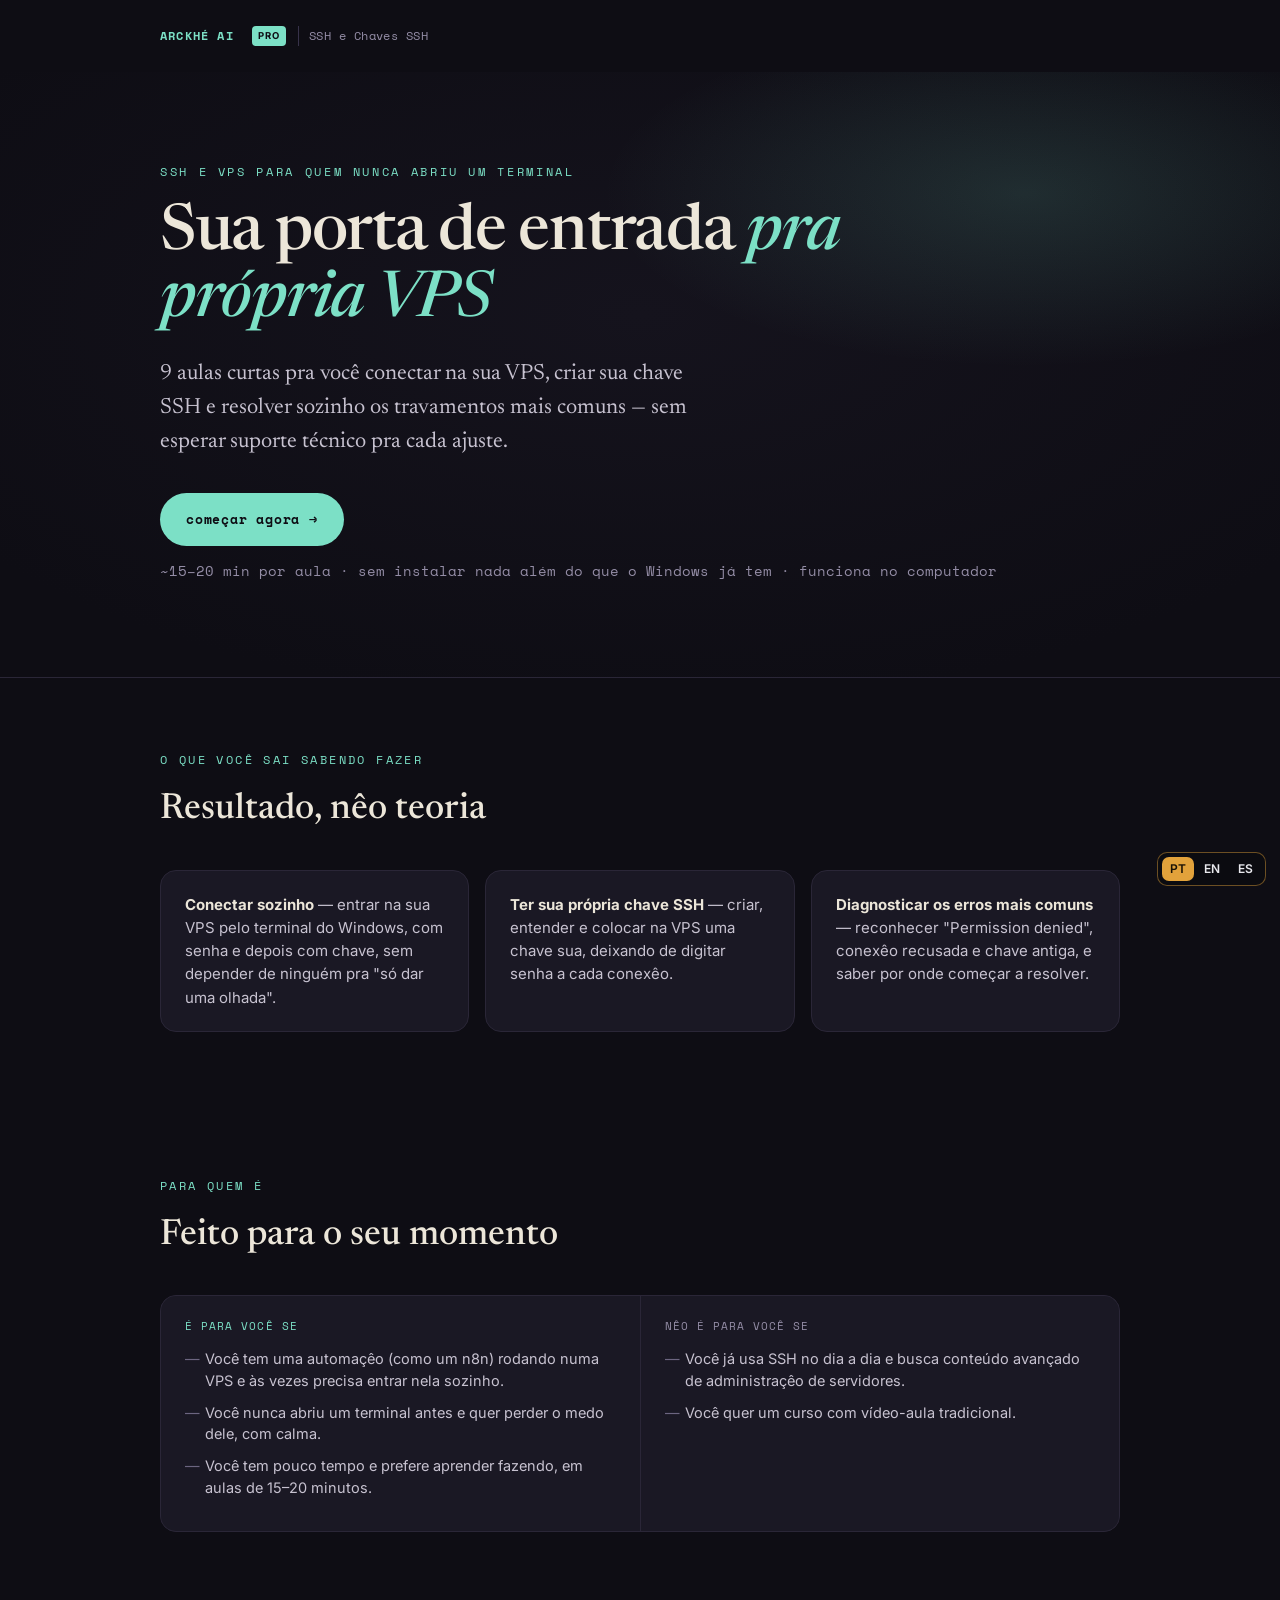
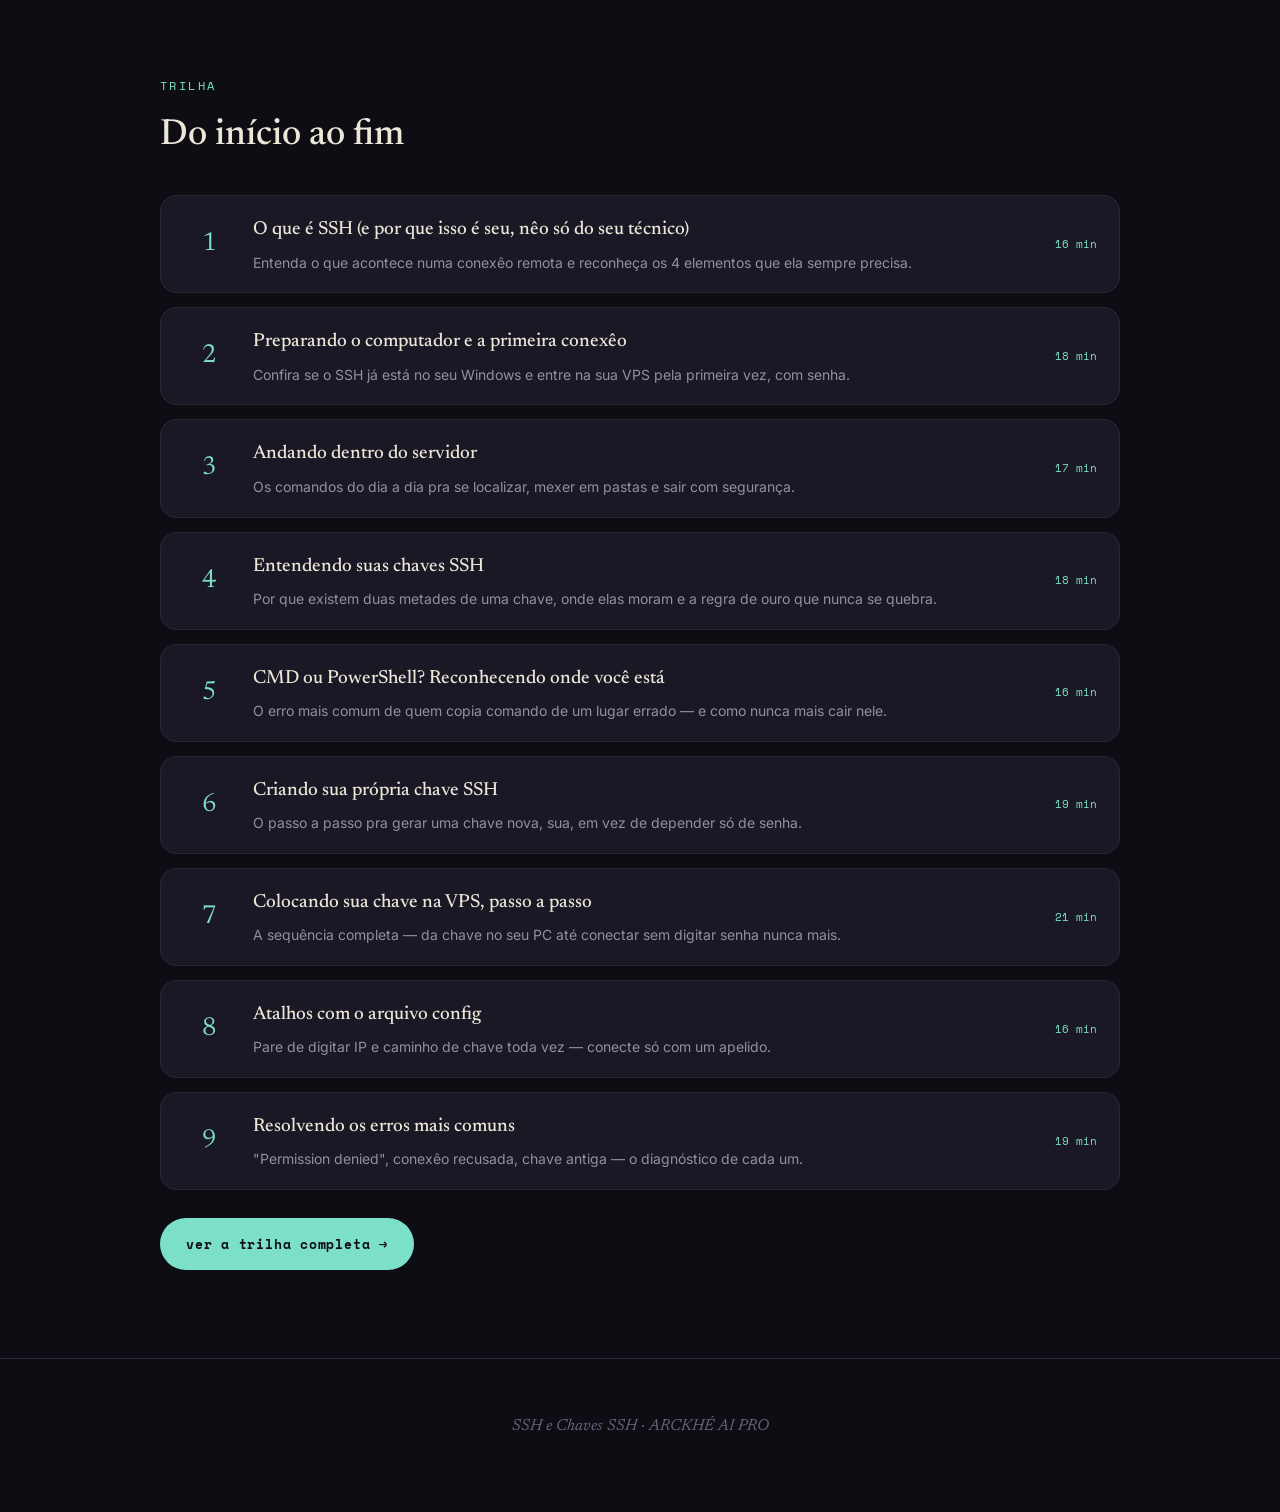
<file: landing.html>
<!DOCTYPE html>

<html lang="pt-BR">
<head>
<meta charset="utf-8"/>
<meta content="width=device-width, initial-scale=1" name="viewport"/>
<title>SSH e Chaves SSH: acesse sua VPS sem depender de suporte · ARCKHÉ AI PRO</title>
<link href="https://fonts.googleapis.com" rel="preconnect"/>
<link crossorigin="" href="https://fonts.gstatic.com" rel="preconnect"/>
<link href="https://fonts.googleapis.com/css2?family=Newsreader:ital,opsz,wght@0,6..72,400;0,6..72,500;0,6..72,600;1,6..72,400;1,6..72,500&amp;family=Inter:wght@400;500;600;700&amp;family=Space+Mono:wght@400;700&amp;display=swap" rel="stylesheet"/>
<style>
  :root{
    --bg:#0E0D14;--bg2:#15131d;--panel:#1a1824;--ink:#ECE6D9;--ink-soft:#C7C2D0;--muted:#948DA6;--faint:#6C6580;
    --line:#2A2637;--line2:#37324a;--accent:#7CE0C6;--accent-ink:#0E0D14;--warm:#F2B45C;
    --serif:"Newsreader",Georgia,serif;--sans:"Inter",system-ui,sans-serif;--mono:"Space Mono",ui-monospace,monospace;
  }
  *{box-sizing:border-box}
  body{margin:0;background:var(--bg);color:var(--ink);font-family:var(--sans);line-height:1.7;-webkit-font-smoothing:antialiased}
  a{color:inherit}
  .wrap{max-width:1080px;margin:0 auto;padding:0 clamp(24px,5vw,60px)}
  header.top{padding:26px 0}
  header.top .wrap{display:flex;align-items:center;gap:10px}
  header.top .mark{font-family:var(--mono);font-size:12px;letter-spacing:.1em;color:var(--accent);text-decoration:none;font-weight:700}
  header.top .pro{background:var(--accent);color:var(--accent-ink);border-radius:4px;padding:2px 6px;font-size:9.5px;font-weight:700;letter-spacing:.1em;text-decoration:none;margin-left:8px}
  header.top .course{color:var(--muted);font-size:12px;letter-spacing:.04em;border-left:1px solid var(--line2);padding-left:10px;margin-left:2px;font-family:var(--mono)}
  .hero{position:relative;padding:10vh 0 9vh;border-bottom:1px solid var(--line);overflow:hidden}
  .hero::before{content:"";position:absolute;inset:0;z-index:0;background:radial-gradient(55% 48% at 80% 20%,rgba(124,224,198,.14),transparent 60%),radial-gradient(90% 90% at 50% 40%,var(--bg2),var(--bg) 72%)}
  .hero .wrap{position:relative;z-index:1}
  .kicker{font-family:var(--mono);font-size:12px;letter-spacing:.22em;text-transform:uppercase;color:var(--accent);margin:0 0 18px}
  h1{font-family:var(--serif);font-weight:500;font-size:clamp(36px,6vw,64px);line-height:1.05;letter-spacing:-.02em;margin:0 0 22px;max-width:18ch}
  h1 em{font-style:italic;color:var(--accent)}
  .lead{font-family:var(--serif);font-size:clamp(18px,2vw,22px);line-height:1.55;color:var(--ink-soft);max-width:46ch;margin:0 0 34px}
  .cta{display:inline-block;font-family:var(--mono);font-size:13px;letter-spacing:.06em;background:var(--accent);color:var(--accent-ink);text-decoration:none;border-radius:99px;padding:15px 26px;font-weight:700}
  .cta:hover{opacity:.92}
  .sub{color:var(--muted);font-size:13.5px;margin-top:14px;font-family:var(--mono)}

  section{padding:8vh 0}
  .eyebrow{font-family:var(--mono);font-size:12px;letter-spacing:.2em;text-transform:uppercase;color:var(--accent);margin:0 0 10px}
  h2{font-family:var(--serif);font-weight:500;font-size:clamp(26px,3.6vw,36px);margin:0 0 28px}

  .resultados{display:grid;grid-template-columns:repeat(auto-fit,minmax(220px,1fr));gap:16px}
  .resultado{border:1px solid var(--line);border-radius:16px;background:var(--panel);padding:22px 24px}
  .resultado p{margin:0;font-size:15px;color:var(--ink-soft);line-height:1.55}
  .resultado p b{color:var(--ink)}

  .aulas{display:grid;gap:14px}
  .au{display:grid;grid-template-columns:52px 1fr auto;gap:18px;align-items:center;text-decoration:none;color:inherit;background:var(--panel);border:1px solid var(--line);border-radius:16px;padding:18px 22px}
  .au .num{font-family:var(--serif);font-size:26px;color:var(--accent);text-align:center}
  .au h3{font-family:var(--serif);font-weight:500;font-size:19px;margin:0 0 4px}
  .au p{margin:0;color:var(--muted);font-size:14px}
  .au .meta{font-family:var(--mono);font-size:11px;color:var(--accent);white-space:nowrap;text-align:right}
  .au:hover{border-color:var(--accent)}

  .publico{display:grid;grid-template-columns:1fr 1fr;gap:1px;background:var(--line);border:1px solid var(--line);border-radius:16px;overflow:hidden}
  .publico .col{background:var(--panel);padding:22px 24px}
  .publico .lbl{font-family:var(--mono);font-size:10.5px;letter-spacing:.1em;text-transform:uppercase;margin:0 0 12px}
  .publico .col.sim .lbl{color:var(--accent)}
  .publico .col.nao .lbl{color:var(--muted)}
  .publico ul{margin:0;padding:0;list-style:none}
  .publico li{position:relative;padding-left:20px;margin:0 0 10px;color:var(--ink-soft);font-size:14.5px;line-height:1.5}
  .publico li::before{content:"—";position:absolute;left:0;color:var(--faint)}

  footer{border-top:1px solid var(--line);padding:6vh 0 8vh;color:var(--faint);text-align:center;font-family:var(--serif);font-style:italic}

  @media(max-width:720px){ .publico{grid-template-columns:1fr} }
  @media(prefers-reduced-motion:reduce){*{animation:none!important}}
</style>
<link href="https://linnoff88-dev.github.io/arckhe-/landing.html" hreflang="pt-BR" rel="alternate"/><link href="https://linnoff88-dev.github.io/arckhe-/en/landing.html" hreflang="en" rel="alternate"/><link href="https://linnoff88-dev.github.io/arckhe-/es/landing.html" hreflang="es" rel="alternate"/></head>
<body><div class="ARCKHÉ-lang" style="position:fixed;right:14px;bottom:14px;z-index:9999;display:flex;gap:2px;padding:4px;border-radius:10px;background:rgba(12,12,16,.82);border:1px solid rgba(226,162,59,.45);font:600 12px/1 Sora,Inter,system-ui,sans-serif;backdrop-filter:blur(8px)" translate="no"><a href="landing.html" hreflang="pt-BR" style="padding:6px 8px;border-radius:7px;text-decoration:none;color:#1a1206;background:#E2A23B">PT</a><a href="en/landing.html" hreflang="en" style="padding:6px 8px;border-radius:7px;text-decoration:none;color:#e9e9ee">EN</a><a href="es/landing.html" hreflang="es" style="padding:6px 8px;border-radius:7px;text-decoration:none;color:#e9e9ee">ES</a></div>
<header class="top"><div class="wrap">
<a class="mark" href="https://ARCKHÉ AI" rel="noopener" target="_blank">ARCKHÉ AI</a>
<a class="pro" href="https://ARCKHÉ.pro" rel="noopener" target="_blank">PRO</a>
<span class="course">SSH e Chaves SSH</span>
</div></header>
<section class="hero"><div class="wrap">
<p class="kicker">SSH e VPS para quem nunca abriu um terminal</p>
<h1>Sua porta de entrada <em>pra própria VPS</em></h1>
<p class="lead">9 aulas curtas pra você conectar na sua VPS, criar sua chave SSH e resolver sozinho os travamentos mais comuns — sem esperar suporte técnico pra cada ajuste.</p>
<a class="cta" href="curso.html#trilha">começar agora →</a>
<p class="sub">~15–20 min por aula · sem instalar nada além do que o Windows já tem · funciona no computador</p>
</div></section>
<section><div class="wrap">
<p class="eyebrow">O que você sai sabendo fazer</p>
<h2>Resultado, nêo teoria</h2>
<div class="resultados">
<div class="resultado"><p><b>Conectar sozinho</b> — entrar na sua VPS pelo terminal do Windows, com senha e depois com chave, sem depender de ninguém pra "só dar uma olhada".</p></div>
<div class="resultado"><p><b>Ter sua própria chave SSH</b> — criar, entender e colocar na VPS uma chave sua, deixando de digitar senha a cada conexêo.</p></div>
<div class="resultado"><p><b>Diagnosticar os erros mais comuns</b> — reconhecer "Permission denied", conexêo recusada e chave antiga, e saber por onde começar a resolver.</p></div>
</div>
</div></section>
<section><div class="wrap">
<p class="eyebrow">Para quem é</p>
<h2>Feito para o seu momento</h2>
<div class="publico">
<div class="col sim">
<p class="lbl">é para você se</p>
<ul>
<li>Você tem uma automaçêo (como um n8n) rodando numa VPS e às vezes precisa entrar nela sozinho.</li>
<li>Você nunca abriu um terminal antes e quer perder o medo dele, com calma.</li>
<li>Você tem pouco tempo e prefere aprender fazendo, em aulas de 15–20 minutos.</li>
</ul>
</div>
<div class="col nao">
<p class="lbl">nêo é para você se</p>
<ul>
<li>Você já usa SSH no dia a dia e busca conteúdo avançado de administraçêo de servidores.</li>
<li>Você quer um curso com vídeo-aula tradicional.</li>
</ul>
</div>
</div>
</div></section>
<section><div class="wrap">
<p class="eyebrow">Trilha</p>
<h2>Do início ao fim</h2>
<div class="aulas">
<a class="au" href="curso.html#aula-1">
<div class="num">1</div>
<div><h3>O que é SSH (e por que isso é seu, nêo só do seu técnico)</h3><p>Entenda o que acontece numa conexêo remota e reconheça os 4 elementos que ela sempre precisa.</p></div>
<div class="meta">16 min</div>
</a>
<a class="au" href="curso.html#aula-2">
<div class="num">2</div>
<div><h3>Preparando o computador e a primeira conexêo</h3><p>Confira se o SSH já está no seu Windows e entre na sua VPS pela primeira vez, com senha.</p></div>
<div class="meta">18 min</div>
</a>
<a class="au" href="curso.html#aula-3">
<div class="num">3</div>
<div><h3>Andando dentro do servidor</h3><p>Os comandos do dia a dia pra se localizar, mexer em pastas e sair com segurança.</p></div>
<div class="meta">17 min</div>
</a>
<a class="au" href="curso.html#aula-4">
<div class="num">4</div>
<div><h3>Entendendo suas chaves SSH</h3><p>Por que existem duas metades de uma chave, onde elas moram e a regra de ouro que nunca se quebra.</p></div>
<div class="meta">18 min</div>
</a>
<a class="au" href="curso.html#aula-5">
<div class="num">5</div>
<div><h3>CMD ou PowerShell? Reconhecendo onde você está</h3><p>O erro mais comum de quem copia comando de um lugar errado — e como nunca mais cair nele.</p></div>
<div class="meta">16 min</div>
</a>
<a class="au" href="curso.html#aula-6">
<div class="num">6</div>
<div><h3>Criando sua própria chave SSH</h3><p>O passo a passo pra gerar uma chave nova, sua, em vez de depender só de senha.</p></div>
<div class="meta">19 min</div>
</a>
<a class="au" href="curso.html#aula-7">
<div class="num">7</div>
<div><h3>Colocando sua chave na VPS, passo a passo</h3><p>A sequência completa — da chave no seu PC até conectar sem digitar senha nunca mais.</p></div>
<div class="meta">21 min</div>
</a>
<a class="au" href="curso.html#aula-8">
<div class="num">8</div>
<div><h3>Atalhos com o arquivo config</h3><p>Pare de digitar IP e caminho de chave toda vez — conecte só com um apelido.</p></div>
<div class="meta">16 min</div>
</a>
<a class="au" href="curso.html#aula-9">
<div class="num">9</div>
<div><h3>Resolvendo os erros mais comuns</h3><p>"Permission denied", conexêo recusada, chave antiga — o diagnóstico de cada um.</p></div>
<div class="meta">19 min</div>
</a>
</div>
<p style="margin-top:28px"><a class="cta" href="curso.html#trilha">ver a trilha completa →</a></p>
</div></section>
<footer><div class="wrap">SSH e Chaves SSH · ARCKHÉ AI PRO</div></footer>
</body>
</html>
</file>
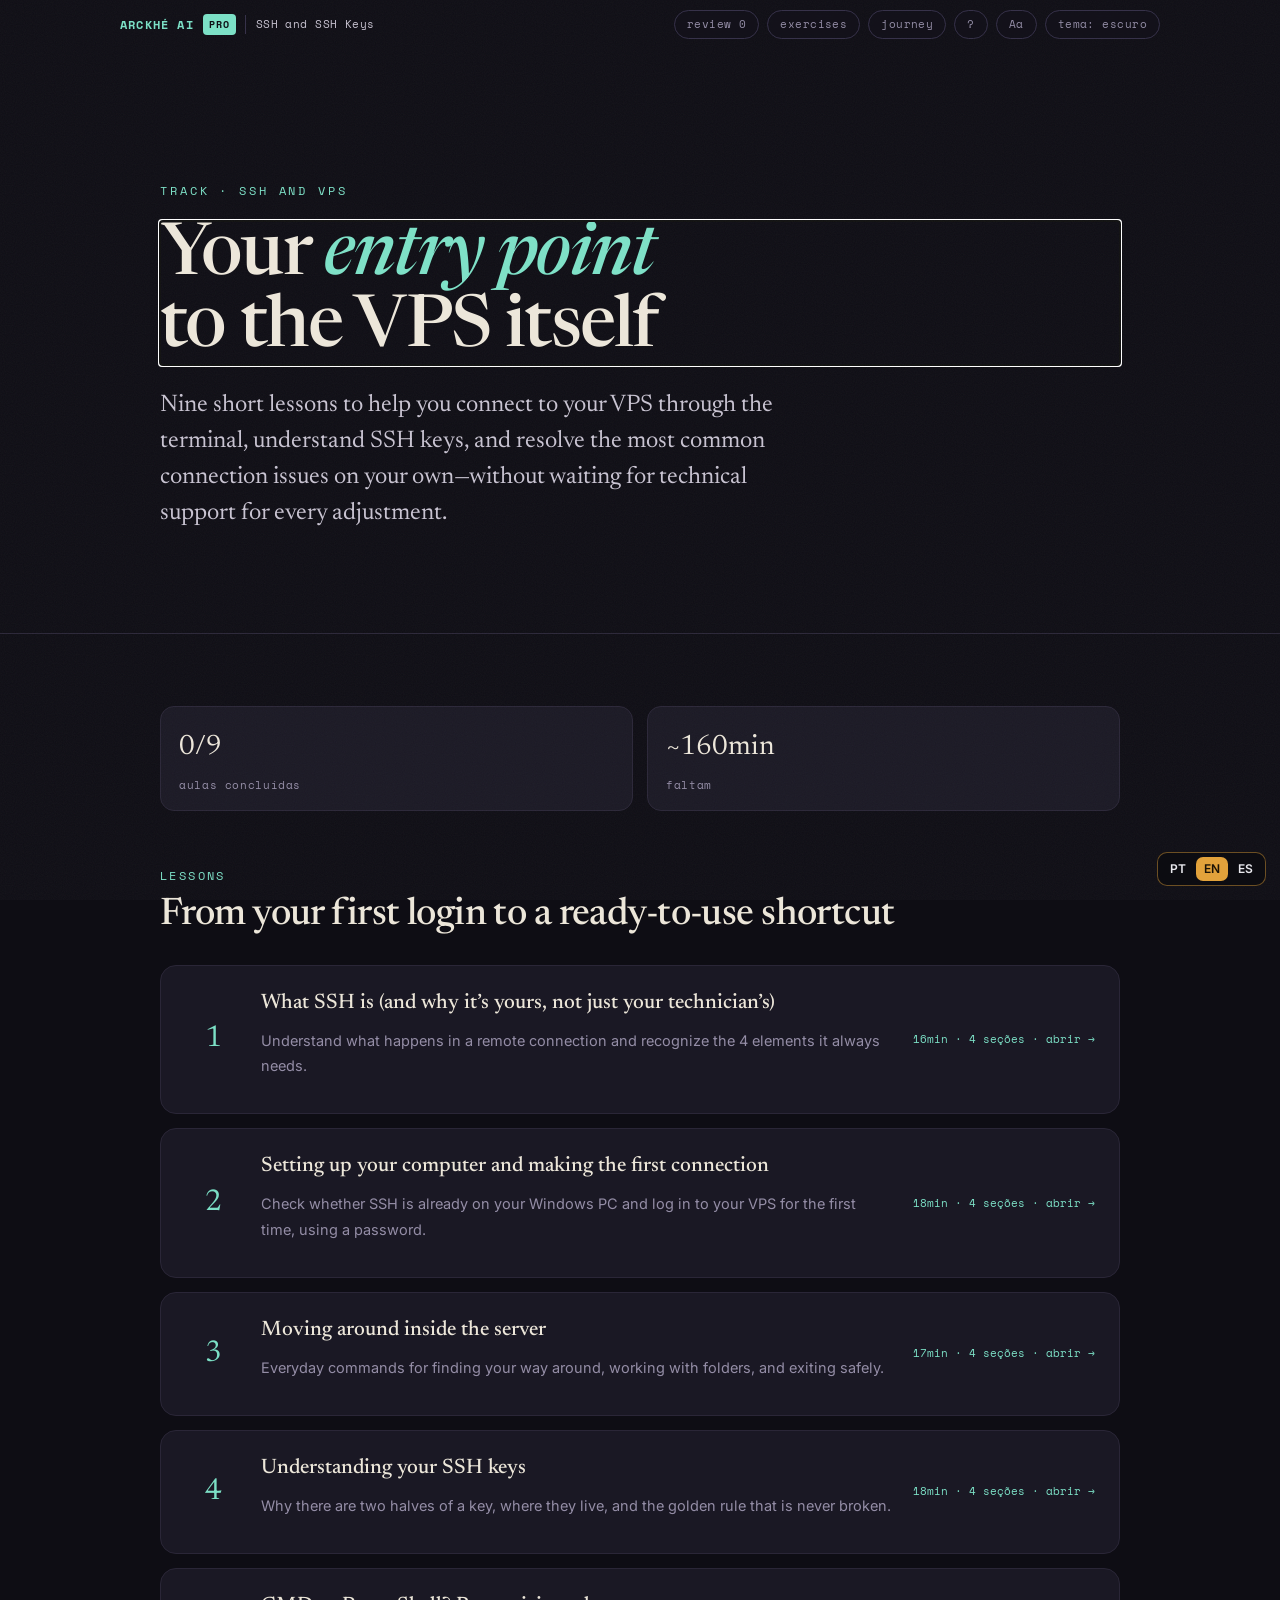
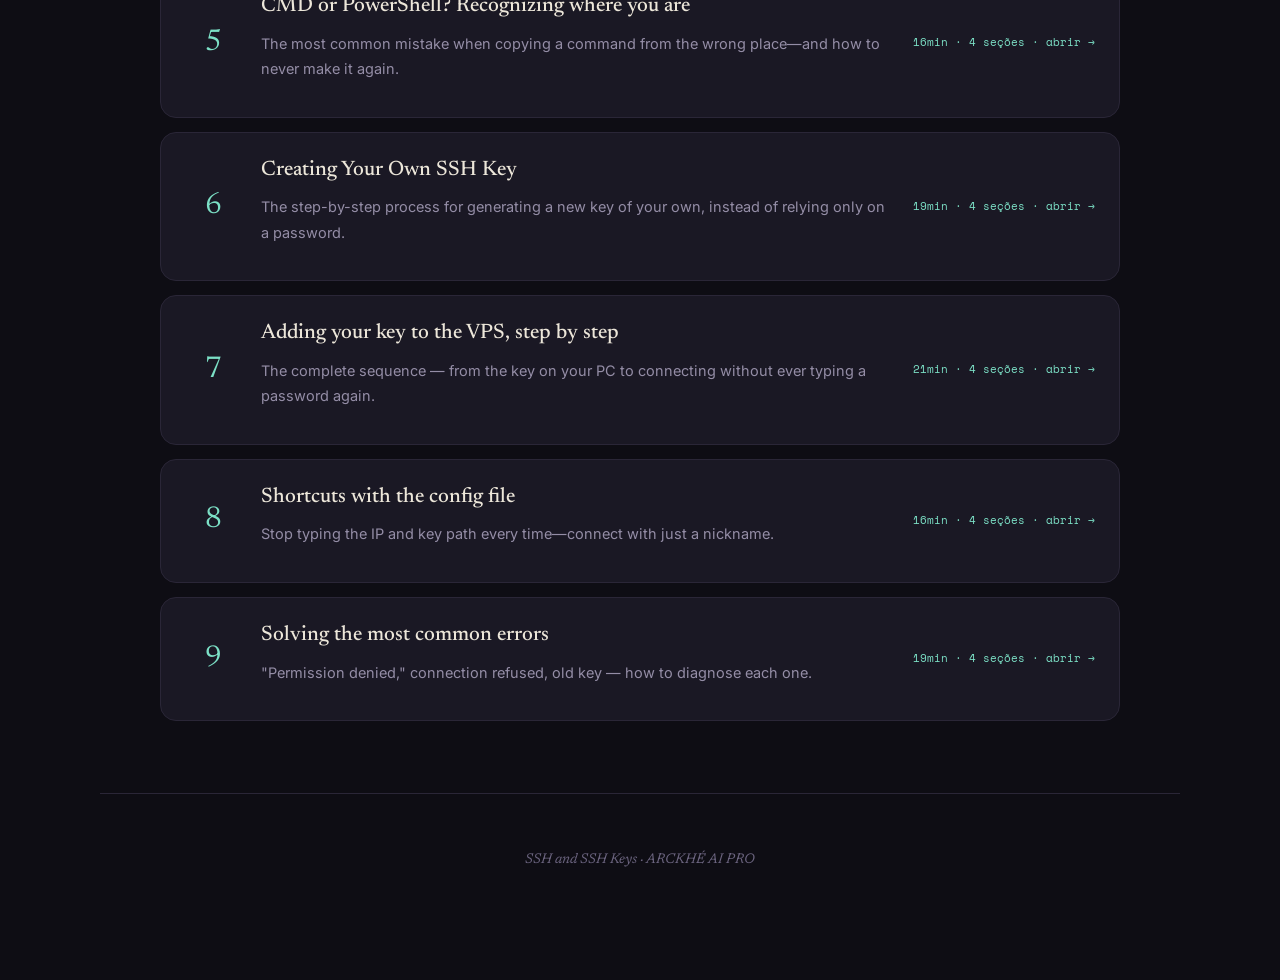
<file: en/curso.html>
<!DOCTYPE html>

<html data-theme="dark" lang="en">
<head>
<meta charset="utf-8"/>
<meta content="width=device-width, initial-scale=1" name="viewport"/>
<meta content="sshvps" name="curso"/>
<title>SSH and SSH Keys: access your VPS without relying on support · ARCKHÉ AI PRO</title>
<link href="https://fonts.googleapis.com" rel="preconnect"/>
<link crossorigin="" href="https://fonts.gstatic.com" rel="preconnect"/>
<link href="https://fonts.googleapis.com/css2?family=Newsreader:ital,opsz,wght@0,6..72,400;0,6..72,500;0,6..72,600;1,6..72,400;1,6..72,500&amp;family=Inter:wght@400;500;600;700&amp;family=Space+Mono:wght@400;700&amp;display=swap" rel="stylesheet"/>
<link href="../assets/aula.css" rel="stylesheet"/>
<script>(function(){try{var m=document.querySelector('meta[name=curso]');var CK=(m&&m.content)||'v5:curso';var s=JSON.parse(localStorage.getItem(CK));if(s&&s.prefs&&s.prefs.theme)document.documentElement.setAttribute('data-theme',s.prefs.theme);}catch(e){}})();</script>
<!--
  PROTOCOLO DE DESCOBERTA (formato-curso-v5, Passo 0 — bloqueante, registrado como metadado):
  - Público específico: pessoas em geral, de jovens a 40+, sem conhecimento técnico prévio, que já rodam uma automaçêo (ex.: n8n) numa VPS e às vezes precisam mexer nela sem esperar suporte.
  - Profissões-alvo (≥2): Marta, dona de salêo de beleza (automaçêo de confirmaçêo de horário por WhatsApp rodando numa VPS) · Ricardo, dono de loja de roupas (automaçêo que posta novidades de coleçêo, também numa VPS).
  - Familiaridade com tecnologia: nenhuma — nunca abriram um terminal antes desta trilha.
  - Resultado prático esperado: conectar na própria VPS pelo terminal do Windows, criar e usar uma chave SSH, colocar a chave na VPS e resolver sozinho os erros de conexêo mais comuns, sem depender de suporte técnico.
  - Tempo por sessêo: 15–20 minutos.
  Decisêo de processo registrada: o assunto desta trilha É o uso do terminal/SSH — por isso "terminal", "servidor", "diretório" etc. sêo tratados como jargêo de DOMÍNIO deste curso específico (definidos inline + .gterm), nêo como jargêo de plataforma a eliminar. Pelo mesmo motivo, a prática usa o modo "codigo" (herança v4, permitida em cursos técnicos) na maioria das aulas — é a própria habilidade sendo ensinada — variando para o modo "analise" nas duas aulas que sêo puramente conceituais/diagnósticas (aula 1 e aula 9).
-->
<style>
  .view{display:none}.view.active{display:block}
  .lnav{max-width:1160px;margin:0 auto;padding:0 clamp(24px,5vw,60px);display:flex;justify-content:space-between;gap:12px}
  .lnav a{font-family:var(--mono);font-size:12px;color:var(--muted);text-decoration:none;border:1px solid var(--line2);border-radius:12px;padding:12px 16px}
  .lnav a:hover{border-color:var(--accent);color:var(--ink)}
  #v-trilha .wrap{max-width:1080px;margin:0 auto;padding:0 clamp(24px,5vw,60px)}
  #v-trilha .t-hero{position:relative;overflow:hidden;padding:20vh 0 8vh;border-bottom:1px solid var(--line)}
  #v-trilha h1{font-family:var(--serif);font-weight:500;font-size:clamp(40px,6.4vw,72px);line-height:1;letter-spacing:-.025em;margin:0 0 22px}
  #v-trilha h1 em{font-style:italic;color:var(--accent)}
  #v-trilha .lead{font-family:var(--serif);font-size:clamp(19px,2.1vw,24px);line-height:1.5;color:var(--ink-soft);max-width:50ch;margin:0 0 30px}
  #v-trilha section{padding:8vh 0}
  #v-trilha .eyebrow{font-family:var(--mono);font-size:12px;letter-spacing:.2em;text-transform:uppercase;color:var(--accent);margin:0 0 8px}
  #v-trilha h2{display:block;font-family:var(--serif);font-weight:500;font-size:clamp(26px,3.6vw,38px);margin:0 0 28px}
  #v-trilha .aulas{display:grid;gap:14px}
  #v-trilha .au{display:grid;grid-template-columns:56px 1fr auto;gap:20px;align-items:center;text-decoration:none;color:inherit;background:var(--panel);border:1px solid var(--line);border-radius:16px;padding:20px 24px}
  #v-trilha .au .num{font-family:var(--serif);font-size:30px;color:var(--accent);text-align:center}
  #v-trilha .au h3{font-family:var(--serif);font-weight:500;font-size:21px;margin:0 0 5px}
  #v-trilha .au p{margin:0;color:var(--muted);font-size:14.5px}
  #v-trilha .au .meta{font-family:var(--mono);font-size:11px;color:var(--accent);white-space:nowrap;text-align:right}
  #v-trilha .au .prog{position:static;margin-top:10px;height:5px;border-radius:99px;background:var(--line);overflow:hidden;max-width:220px;width:auto}
  #v-trilha .au .prog i{display:block;height:100%;width:100%;background:var(--accent);transform:scaleX(0);transform-origin:left;transition:transform .5s}
  #v-trilha footer{max-width:1080px;margin:0 auto;padding:6vh clamp(24px,5vw,60px) 12vh;color:var(--faint);text-align:center;font-family:var(--serif);font-style:italic;border-top:1px solid var(--line)}
</style>
<link href="https://linnoff88-dev.github.io/arckhe-/curso.html" hreflang="pt-BR" rel="alternate"/><link href="https://linnoff88-dev.github.io/arckhe-/en/curso.html" hreflang="en" rel="alternate"/><link href="https://linnoff88-dev.github.io/arckhe-/es/curso.html" hreflang="es" rel="alternate"/></head>
<body><div class="ARCKHÉ-lang" style="position:fixed;right:14px;bottom:14px;z-index:9999;display:flex;gap:2px;padding:4px;border-radius:10px;background:rgba(12,12,16,.82);border:1px solid rgba(226,162,59,.45);font:600 12px/1 Sora,Inter,system-ui,sans-serif;backdrop-filter:blur(8px)" translate="no"><a href="../curso.html" hreflang="pt-BR" style="padding:6px 8px;border-radius:7px;text-decoration:none;color:#e9e9ee">PT</a><a href="curso.html" hreflang="en" style="padding:6px 8px;border-radius:7px;text-decoration:none;color:#1a1206;background:#E2A23B">EN</a><a href="../es/curso.html" hreflang="es" style="padding:6px 8px;border-radius:7px;text-decoration:none;color:#e9e9ee">ES</a></div>
<div class="bar"><div class="bar-inner">
<span class="brand"><a class="mark" href="https://ARCKHÉ AI" rel="noopener" target="_blank">ARCKHÉ AI</a><a class="pro" href="https://ARCKHÉ.pro" rel="noopener" target="_blank">PRO</a><a class="course" href="landing.html">SSH and SSH Keys</a></span>
<a class="back" href="#trilha" style="display:none">← path</a>
<button class="pill" id="pill" style="display:none">0 read</button>
<button id="revbtn">review <span id="revn">0</span></button>
<button id="exbtn">exercises</button>
<button id="jorbtn">journey</button>
<button aria-label="How it works" id="helpbtn">?</button>
<button aria-label="Reading preferences" id="prefsbtn">Aa</button>
<button id="themebtn">theme: dark</button>
</div></div>
<!-- ===== TRILHA ===== -->
<section class="view" id="v-trilha">
<header class="t-hero"><div class="wrap">
<p class="kicker">Track · SSH and VPS</p>
<h1>Your <em>entry point</em><br/>to the VPS itself</h1>
<p class="lead">Nine short lessons to help you connect to your VPS through the terminal, understand SSH keys, and resolve the most common connection issues on your own—without waiting for technical support for every adjustment.</p>
</div></header>
<section><div class="wrap">
<div class="statcards"></div>
<p class="eyebrow">Lessons</p>
<h2>From your first login to a ready-to-use shortcut</h2>
<div class="aulas">
<a class="au on" data-aula="1" href="#aula-1">
<div class="num">1</div>
<div><h3>What SSH is (and why it’s yours, not just your technician’s)</h3><p>Understand what happens in a remote connection and recognize the 4 elements it always needs.</p><div class="prog"><i></i></div></div>
<div class="meta">16 min · open →</div>
</a>
<a class="au" data-aula="2" href="#aula-2">
<div class="num">2</div>
<div><h3>Setting up your computer and making the first connection</h3><p>Check whether SSH is already on your Windows PC and log in to your VPS for the first time, using a password.</p><div class="prog"><i></i></div></div>
<div class="meta">18 min · open →</div>
</a>
<a class="au" data-aula="3" href="#aula-3">
<div class="num">3</div>
<div><h3>Moving around inside the server</h3><p>Everyday commands for finding your way around, working with folders, and exiting safely.</p><div class="prog"><i></i></div></div>
<div class="meta">17 min · open →</div>
</a>
<a class="au" data-aula="4" href="#aula-4">
<div class="num">4</div>
<div><h3>Understanding your SSH keys</h3><p>Why there are two halves of a key, where they live, and the golden rule that is never broken.</p><div class="prog"><i></i></div></div>
<div class="meta">18 min · open →</div>
</a>
<a class="au" data-aula="5" href="#aula-5">
<div class="num">5</div>
<div><h3>CMD or PowerShell? Recognizing where you are</h3><p>The most common mistake when copying a command from the wrong place—and how to never make it again.</p><div class="prog"><i></i></div></div>
<div class="meta">16 min · open →</div>
</a>
<a class="au" data-aula="6" href="#aula-6">
<div class="num">6</div>
<div><h3>Creating Your Own SSH Key</h3><p>The step-by-step process for generating a new key of your own, instead of relying only on a password.</p><div class="prog"><i></i></div></div>
<div class="meta">19 min · open →</div>
</a>
<a class="au" data-aula="7" href="#aula-7">
<div class="num">7</div>
<div><h3>Adding your key to the VPS, step by step</h3><p>The complete sequence — from the key on your PC to connecting without ever typing a password again.</p><div class="prog"><i></i></div></div>
<div class="meta">21 min · open →</div>
</a>
<a class="au" data-aula="8" href="#aula-8">
<div class="num">8</div>
<div><h3>Shortcuts with the config file</h3><p>Stop typing the IP and key path every time—connect with just a nickname.</p><div class="prog"><i></i></div></div>
<div class="meta">16 min · open →</div>
</a>
<a class="au" data-aula="9" href="#aula-9">
<div class="num">9</div>
<div><h3>Solving the most common errors</h3><p>"Permission denied," connection refused, old key — how to diagnose each one.</p><div class="prog"><i></i></div></div>
<div class="meta">19 min · open →</div>
</a>
</div>
</div></section>
<footer><div class="wrap">SSH and SSH Keys · ARCKHÉ AI PRO</div></footer>
</section>
<!-- ============================================================ -->
<!-- ===== AULA 1 — FUNDAMENTO ===== -->
<!-- ============================================================ -->
<section class="view" data-aula="1" data-tempo="16min" id="v-aula-1">
<header class="hero"><div class="hero-inner">
<div>
<p class="kicker">Track · Lesson 1</p>
<h1>What it is <em>SSH</em></h1>
<p class="promise">By the end of this lesson, you’ll recognize the 4 elements every remote connection command needs — without memorizing any code.</p>
<p class="why">Today, when something gets stuck in the automation running on your VPS, you depend on messaging support and waiting. The next lessons will help you handle that yourself — but first, you need to understand what’s actually happening when someone “logs in” to a server. Without that foundation, every command is just memorization.</p>
<p class="cue"><span class="arw">↓</span> scroll to study</p>
</div>
<div class="herofig"><svg aria-hidden="true" fill="none" viewbox="0 0 300 240">
<rect height="100" rx="10" stroke-width="2" style="stroke:var(--ink-soft)" width="70" x="20" y="70"></rect>
<rect height="140" rx="10" stroke-width="2" style="stroke:var(--accent)" width="70" x="210" y="50"></rect>
<path d="M92 120 L208 120" stroke-dasharray="6 6" stroke-width="2" style="stroke:var(--accent)"></path>
<path d="M190 112 L208 120 L190 128" fill="none" stroke-width="2" style="stroke:var(--accent)"></path>
<circle cx="55" cy="90" r="6" stroke-width="2" style="stroke:var(--ink-soft)"></circle>
<circle cx="245" cy="72" r="6" stroke-width="2" style="stroke:var(--accent)"></circle>
<text font-size="11" style="fill:var(--muted)" x="30" y="185">your computer</text>
<text font-size="11" style="fill:var(--muted)" x="215" y="205">your VPS</text>
</svg></div>
</div></header>
<div class="layout">
<div class="col">
<section class="step" data-fig="1" data-kind="fundamento">
<h2><span class="n">01</span> The private corridor to your VPS</h2>
<p>A <span class="gterm" data-def="Sigla de Secure Shell: um jeito seguro de você mandar comandos de um computador para outro, à distância, como se estivesse na frente dele." tabindex="0">VPS</span> is a computer that stays on 24 hours a day in a data center, running your business’s automation. The <span class="gterm" data-def="Protocolo que abre um corredor privado e criptografado entre o seu computador e a VPS: tudo que você digita vale como se estivesse na frente dela." tabindex="0">SSH</span> is the private corridor that connects your computer directly to that server — without having to travel to the data center.</p>
<p>After Marta, a beauty salon owner, connects via SSH to the VPS that runs automatic appointment confirmations over WhatsApp, everything she types runs there, not on her laptop.</p>
<button class="readbtn" data-read="s1">mark as read</button>
</section>
<section class="step" data-fig="2" data-kind="fundamento">
<h2><span class="n">02</span> What this corridor is for in practice</h2>
<p>With SSH, you can log in to the VPS and take care of things yourself that currently require support: restart a stuck service, check why a message wasn't sent, edit a file, or just confirm that everything is working.</p>
<p>Ricardo, a clothing store owner, uses an automation that posts new collection items on its own. When it stops posting, SSH lets him access the VPS and see what happened that same minute — instead of waiting for someone to become available.</p>
<div class="qanchor">You don’t need to understand the entire server—you just need to know how to open the right door when necessary.</div>
<div class="mobfig" data-mobfig="2"></div>
<button class="readbtn" data-read="s2">mark as read</button>
</section>
<section class="step" data-fig="3" data-kind="fundamento">
<h2><span class="n">03</span> The 4 elements of every connection</h2>
<p>Every SSH connection—Marta’s, Ricardo’s, anyone’s—always depends on the same 4 elements, no more and no less:</p>
<ul>
<li><b>The SSH client</b> — the program on your own computer that starts the conversation.</li>
<li><b>The SSH server</b> — the service running inside the VPS, waiting for someone to knock.</li>
<li><b>The VPS IP</b> — the public address that tells you where it is, like a house number.</li>
<li><b>A <span class="gterm" data-def="Confirmar que é você mesmo tentando entrar — pode ser por senha ou por uma chave SSH, que a aula 4 explica em detalhe." tabindex="0">authentication</span></b> — a password or key, proof that it’s really you logging in.</li>
</ul>
<div class="quiz" data-answer="b">
<p class="qk">Test yourself</p><p class="q">If you switch VPS providers (for example, Hostinger instead of AWS), which of the 4 elements changes?</p>
<button class="opt" data-k="a">Your computer’s SSH client.</button>
<button class="opt" data-fb="O IP é o endereço daquela VPS específica — muda de servidor pra servidor, mesmo que o resto (cliente, protocolo, jeito de autenticar) continue igual." data-k="b">The VPS IP.</button>
<button class="opt" data-k="c">What authentication is.</button>
<p class="qfb"></p>
</div>
<button class="readbtn" data-read="s3">mark as read</button>
</section>
<section class="step" data-fig="4" data-kind="fundamento">
<h2><span class="n">04</span> What changes when you understand this</h2>
<p>A connection command looks like a row of strange symbols the first time you see it. After this lesson, it’s just this: client, server, IP, and authentication, in a fixed order—nothing more.</p>
<p>Marta was looking at <code>ssh root@123.123.123.123</code> like a puzzle. Now she knows: it’s her client (the <code>ssh</code>) authenticating a user (<code>root</code>) at an address (<code>123.123.123.123</code>) — the 4 elements, in the same order as always.</p>
<div class="qbefore-after">
<div class="qba-col"><p class="qk">Before</p><p>A connection command was a block of text to copy without understanding, hoping it would work.</p></div>
<div class="qba-col"><p class="qk">Then</p><p>The same command becomes 4 recognizable pieces—and you know which one to adjust when something changes.</p></div>
</div>
<div class="mobfig" data-mobfig="4"></div>
<button class="readbtn" data-read="s4">mark as read</button>
</section>
<section class="practice" data-mode="analise" data-practice="p1">
<p class="pk">Practice now <span class="pcount">0/2 done</span></p>
<h3 class="ph">Identify the 4 elements in a real-world case</h3>
<p class="pgoal">Read the mini case below and identify the 4 elements — ~8 min.</p>
<p class="psafe">There’s nothing here to break: this is just reading and reasoning, without touching any real VPS.</p>
<div class="qapply">
<p class="qk">Mini case</p>
<p>Marta wants to log in to the VPS where her WhatsApp automation runs. She opens the terminal on her own laptop and types <code>ssh admin@45.77.12.9</code>. A prompt appears asking for the password; she enters it and gets in. Ricardo, at the clothing store, does the same thing, except his VPS has a different address and username.</p>
</div>
<ol class="psteps">
<li><label><input data-ptask="1" type="checkbox"/> In Marta’s command, point out which part is the IP and which is the username.</label></li>
<li><label><input data-ptask="2" type="checkbox"/> In your own words, explain why Ricardo’s command has the same 4 elements even though it’s a different VPS.</label></li>
</ol>
<details><summary>view the explained answer</summary>
<p><b>IP:</b> <code>45.77.12.9</code> — Marta’s VPS address. <b>User:</b> <code>admin</code> — who is authenticating. Her laptop’s terminal is the client; the SSH service running inside the VPS is the server. In Ricardo’s case, the IP and username change because they belong to a different VPS — but the 4 roles (client, server, IP, authentication) stay the same, because that’s how SSH always works.</p>
</details>
<p class="pdone">You can now recognize the 4 elements of any SSH connection—the foundation for all the upcoming lessons.</p>
</section>
</div>
<aside class="rail"><div class="railsticky">
<div class="figstage">
<div class="fig on" data-cap="&lt;b&gt;Fig.&lt;/b&gt; seu computador manda um pedido pelo corredor SSH até a VPS ligada 24h" data-fig="1"><svg aria-hidden="true" fill="none" viewbox="0 0 220 200">
<rect height="90" rx="8" stroke-width="2" style="stroke:var(--ink-soft)" width="60" x="18" y="70"></rect>
<rect height="120" rx="8" stroke-width="2" style="stroke:var(--accent)" width="55" x="150" y="50"></rect>
<path d="M80 115 L148 115" stroke-dasharray="5 5" stroke-width="2" style="stroke:var(--accent)"></path>
<path d="M135 108 L148 115 L135 122" fill="none" stroke-width="2" style="stroke:var(--accent)"></path>
</svg></div>
<div class="fig" data-cap="&lt;b&gt;Fig.&lt;/b&gt; a mesma VPS resolve várias tarefas: reiniciar, ler logs, ajustar arquivos" data-fig="2"><svg aria-hidden="true" fill="none" viewbox="0 0 220 200">
<rect height="140" rx="8" stroke-width="2" style="stroke:var(--accent)" width="60" x="80" y="30"></rect>
<path d="M80 60 L30 60 M80 100 L30 100 M80 140 L30 140" stroke-width="2" style="stroke:var(--ink-soft)"></path>
<circle cx="24" cy="60" r="5" stroke-width="2" style="stroke:var(--ink-soft)"></circle>
<circle cx="24" cy="100" r="5" stroke-width="2" style="stroke:var(--ink-soft)"></circle>
<circle cx="24" cy="140" r="5" stroke-width="2" style="stroke:var(--ink-soft)"></circle>
</svg></div>
<div class="fig" data-cap="&lt;b&gt;Fig.&lt;/b&gt; os 4 elementos: cliente, servidor, IP e autenticaçêo, sempre juntos" data-fig="3"><svg aria-hidden="true" fill="none" viewbox="0 0 220 200">
<rect height="40" rx="8" stroke-width="2" style="stroke:var(--ink-soft)" width="85" x="15" y="20"></rect>
<rect height="40" rx="8" stroke-width="2" style="stroke:var(--accent)" width="85" x="120" y="20"></rect>
<rect height="40" rx="8" stroke-width="2" style="stroke:var(--ink-soft)" width="85" x="15" y="140"></rect>
<rect height="40" rx="8" stroke-width="2" style="stroke:var(--accent)" width="85" x="120" y="140"></rect>
<text font-size="10" style="fill:var(--ink-soft)" x="26" y="44">client</text>
<text font-size="10" style="fill:var(--accent)" x="140" y="44">server</text>
<text font-size="10" style="fill:var(--ink-soft)" x="42" y="164">IP</text>
<text font-size="10" style="fill:var(--accent)" x="130" y="164">authentication</text>
</svg></div>
<div class="fig" data-cap="&lt;b&gt;Fig.&lt;/b&gt; o mesmo comando, decomposto nas 4 partes reconhecíveis" data-fig="4"><svg aria-hidden="true" fill="none" viewbox="0 0 220 200">
<rect height="30" rx="8" stroke-width="2" style="stroke:var(--accent)" width="200" x="10" y="85"></rect>
<path d="M35 115 L35 150 M85 115 L85 150 M135 115 L135 150 M180 115 L180 150" stroke-dasharray="3 4" stroke-width="1.5" style="stroke:var(--ink-soft)"></path>
</svg></div>
</div>
<p class="railcap"></p>
<div class="steps-ind"></div>
<p class="sidenote">Highlight any passage to turn it into a review card.</p>
</div></aside>
</div>
<div class="fecho-wrap">
<div class="recap-autor">
<p class="rak">Summary</p>
<ul>
<li>SSH is the private corridor that connects your computer directly to a VPS that runs 24 hours a day.</li>
<li>Every connection always depends on the same 4 elements: client, server, IP, and authentication.</li>
<li>Understanding these 4 elements turns a connection command from an “enigma” into something recognizable.</li>
</ul>
</div>
<div class="next-action">
<p class="nak">Your next step</p>
<p class="na-win">You can now break down any SSH connection command into its 4 elements.</p>
<p class="na-action">For the next 15 minutes: open the connection command for your own VPS (if you’ve saved it somewhere) and identify on your own which part is the IP and which is the username.</p>
<p class="na-hook">In the next lesson, you’ll check whether SSH is already set up on your Windows computer and make your first real connection.</p>
</div>
</div>
<nav class="lnav"><a href="#trilha">← path</a><a href="#aula-2">next: prepare your computer →</a></nav>
<footer>Lesson 1 · SSH and SSH Keys · ARCKHÉ AI PRO</footer>
1"&gt;
[
  {"front":"What are the 4 elements every SSH connection needs?","back":"SSH client, SSH server, VPS IP, and authentication (password or key)."},
  {"front":"You switch your VPS from Hostinger to AWS. What changes in the 4 elements, and what stays the same?","back":"The IP changes (it's a different server); the client, protocol, and authentication method stay the same."},
  {"front":"What's the difference between the 'SSH client' and the 'SSH server'?","back":"The client is the program on your computer that starts the connection; the server is the service inside the VPS that waits and responds."},
  {"front":"Marta gets a password prompt when trying to connect. Which of the 4 elements does this prompt belong to?","back":"Authentication—the proof that it's really her logging in."}
]

<!-- COMPLETUDE aula-1 | tipo=FUNDAMENTO | steps=4
  [OK] promise            .promise no cold-open (1)
  [OK] why                .why após a promessa (1)
  [OK] tempo              data-tempo no view + render no cold-open (1)
  [OK] exemplo-profissao  exemplo aplicado em 100% dos steps (4/4)
  [OK] apoio-visual       figura conceitual legendada em 100% dos steps (4/4)
  [OK] practice           .practice[data-mode] (exatamente 1)
  [OK] psafe              .psafe dentro da prática (1)
  [OK] pgoal-tempo        .pgoal com tempo declarado (1)
  [OK] recap-autor        .recap-autor no fecho (1)
  [OK] next-action        .next-action no fecho (1)
  [OK] cards              <script id="cards-1"> presente (1)
  [OK] anti-duplicacao    §11.3 — 3 testes passam (substring / forma / operaçêo)
  [OK] teste-se-FUND      tipo=FUNDAMENTO: presente (1 quiz data-fb)
-->
</section>
<!-- ============================================================ -->
<!-- ===== AULA 2 — FERRAMENTA ===== -->
<!-- ============================================================ -->
<section class="view" data-aula="2" data-tempo="18min" id="v-aula-2">
<header class="hero"><div class="hero-inner">
<div>
<p class="kicker">Track · Lesson 2</p>
<h1>Setting up your computer<br/>e a <em>first connection</em></h1>
<p class="promise">By the end of this lesson, you’ll check whether SSH is already set up on your Windows computer and connect to your own VPS for the first time using a password.</p>
<p class="why">All the theory from Lesson 1 only becomes useful when you open the passage for real, once. It’s the difference between knowing what a car key is and sitting in the driver’s seat.</p>
<p class="cue"><span class="arw">↓</span> scroll to study</p>
</div>
<div class="herofig"><svg aria-hidden="true" fill="none" viewbox="0 0 300 240">
<rect height="120" rx="14" stroke-width="2" style="stroke:var(--ink-soft)" width="180" x="60" y="40"></rect>
<rect height="70" rx="6" stroke-width="2" style="stroke:var(--accent)" width="140" x="80" y="60"></rect>
<path d="M100 170 L100 190 M200 170 L200 190" stroke-width="2" style="stroke:var(--ink-soft)"></path>
<text font-size="11" style="fill:var(--muted)" x="95" y="205">terminal open</text>
</svg></div>
</div></header>
<div class="layout">
<div class="col">
<section class="step" data-fig="1" data-kind="ferramenta" data-versao="Windows 10/11, jul/2026">
<h2><span class="n">01</span> Checking whether SSH is already on your Windows PC</h2>
<p>This is a simple recipe: you open the <span class="gterm" data-def="Uma janela de texto onde você digita comandos e o computador responde em texto — nada de cliques, só linhas." tabindex="0">terminal</span> (CMD or PowerShell), type a check command and read the response.</p>
<p>Marta opens the Start menu, types "cmd," opens Command Prompt, and types <code>ssh -V</code>. If something like <code>OpenSSH_for_Windows</code>, SSH is already installed — she doesn't need to do anything else at this stage.</p>
<div class="pcodewrap"><button class="pcopy" type="button">copy</button><pre class="pcode">ssh -V</pre></div>
<div class="mobfig">
<div class="termdemo">
<button class="termdemo-reveal" type="button">see what happens →</button>
<div class="termdemo-body" hidden="">
<div class="termdemo-cmd on" data-variant="ok">
<p class="termdemo-k">correct command</p>
<pre class="termdemo-in">$ ssh -V</pre>
<pre class="termdemo-out">OpenSSH_for_Windows_9.5, LibreSSL 3.9.2</pre>
</div>
<div class="termdemo-cmd" data-variant="erro">
<p class="termdemo-k">common error</p>
<pre class="termdemo-in">$ ssh -v</pre>
<pre class="termdemo-out termdemo-err">OpenSSH_for_Windows_9.5, LibreSSL 3.9.2
debug1: Reading configuration data ...
(-v minúsculo liga o modo detalhado — nêo é isto que confirma a versêo)</pre>
</div>
<button class="termdemo-toggle" type="button">see the common error</button>
</div>
</div>
</div>
<button class="readbtn" data-read="s1">mark as read</button>
</section>
<section class="step" data-fig="2" data-kind="ferramenta" data-versao="Windows 10/11, jul/2026">
<h2><span class="n">02</span> If it isn’t installed</h2>
<p>If the command isn’t recognized, Windows 10/11 has SSH ready to enable, without downloading anything from elsewhere: <code>Configurações → Apps → Recursos opcionais → Adicionar recurso → OpenSSH Client</code>.</p>
<p>Ricardo ran into this at the store: the command returned an error the first time, he enabled the feature using the path above, reopened the terminal, and the <code>ssh -V</code> worked.</p>
<div class="qerr">
<p class="qk">Common error</p>
<p class="qerr-txt"><b>Test the command without closing and reopening the terminal after enabling the feature.</b> Windows only recognizes SSH in a new window—close the old terminal and open another one before testing again.</p>
</div>
<div class="mobfig" data-mobfig="2"></div>
<button class="readbtn" data-read="s2">mark as read</button>
</section>
<section class="step" data-fig="3" data-kind="fundamento">
<h2><span class="n">03</span> The connection command and the first prompt</h2>
<p>Once SSH is ready, connecting is just one line: <code>ssh usuário@IP_DA_VPS</code>. Marta types <code>ssh root@123.123.123.123</code> (the IP is always the IP of her VPS, not this example).</p>
<p>The first time anyone connects to a new VPS, a question appears: <code>Are you sure you want to continue connecting?</code>. This is the computer confirming that you recognize this server—type <code>yes</code> and press Enter.</p>
<div class="quiz" data-answer="a">
<p class="qk">Test yourself</p><p class="q">Does this confirmation prompt appear every time you connect, or only the first time with that VPS?</p>
<button class="opt" data-fb="Depois da primeira confirmaçêo, o computador guarda essa 'assinatura' da VPS e nêo pergunta de novo, a menos que ela mude (a aula 9 explica esse caso)." data-k="a">Only the first time with that VPS.</button>
<button class="opt" data-k="b">Every time you connect.</button>
<p class="qfb"></p>
</div>
<button class="readbtn" data-read="s3">mark as read</button>
</section>
<section class="step" data-fig="4" data-kind="fundamento">
<h2><span class="n">04</span> Typing the password (which doesn’t appear on screen)</h2>
<p>After the <code>yes</code>, the VPS asks for the password. The first time, Ricardo thought the keyboard had frozen: no letters appeared as he typed.</p>
<p>That’s intentional: for security, the password never appears on screen, not even as dots. Type normally and press Enter — it’s being received; it just isn’t shown.</p>
<div class="qsteps">
<p class="qk">First connection checklist</p>
<ol>
<li>Open the terminal (CMD or PowerShell).</li>
<li>Type <code>ssh usuário@IP_DA_VPS</code> with the details for your own VPS.</li>
<li>The first time, type <code>yes</code> when prompted.</li>
<li>Type the password (it won’t appear) and press Enter.</li>
</ol>
</div>
<div class="mobfig" data-mobfig="4"></div>
<button class="readbtn" data-read="s4">mark as read</button>
</section>
<section class="practice" data-mode="codigo" data-practice="p2">
<p class="pk">Practice now <span class="pcount">0/3 done</span></p>
<h3 class="ph">Connect to your VPS for the first time</h3>
<p class="pgoal">Confirm SSH is installed and log in to your VPS with a password — ~10 min.</p>
<p class="psafe">Connecting and looking around doesn't change anything on the VPS. If something seems wrong, type <code>exit</code> and you exit without changing anything.</p>
<div class="pcodewrap"><button class="pcopy" type="button">copy</button><pre class="pcode">ssh -V
ssh usuario@IP_DA_VPS</pre></div>
<ol class="psteps">
<li><label><input data-ptask="1" type="checkbox"/> Ran <code>ssh -V</code> and confirmed that SSH responds.</label></li>
<li><label><input data-ptask="2" type="checkbox"/> Switched <code>usuario@IP_DA_VPS</code> with your VPS's actual details and ran the command.</label></li>
<li><label><input data-ptask="3" type="checkbox"/> Typed <code>yes</code> (if prompted), then the password, until you see the terminal change "owners."</label></li>
</ol>
<p class="pdone">You just logged in to your own VPS for the first time—the same thing Marta and Ricardo do whenever they need to take a closer look at something.</p>
</section>
</div>
<aside class="rail"><div class="railsticky">
<div class="figstage">
<div class="fig termdemo on" data-cap="&lt;b&gt;Fig.&lt;/b&gt; repare na diferença entre -V (maiúsculo, versêo) e -v (minúsculo, outra coisa)" data-fig="1">
<button class="termdemo-reveal" type="button">see what happens →</button>
<div class="termdemo-body" hidden="">
<div class="termdemo-cmd on" data-variant="ok">
<p class="termdemo-k">correct command</p>
<pre class="termdemo-in">$ ssh -V</pre>
<pre class="termdemo-out">OpenSSH_for_Windows_9.5, LibreSSL 3.9.2</pre>
</div>
<div class="termdemo-cmd" data-variant="erro">
<p class="termdemo-k">common error</p>
<pre class="termdemo-in">$ ssh -v</pre>
<pre class="termdemo-out termdemo-err">OpenSSH_for_Windows_9.5, LibreSSL 3.9.2
debug1: Reading configuration data ...
(-v minúsculo liga o modo detalhado — nêo é isto que confirma a versêo)</pre>
</div>
<button class="termdemo-toggle" type="button">see the common error</button>
</div>
</div>
<div class="fig" data-cap="&lt;b&gt;Fig.&lt;/b&gt; ativar o recurso opcional do Windows, depois abrir um terminal novo" data-fig="2"><svg aria-hidden="true" fill="none" viewbox="0 0 220 200">
<rect height="60" rx="8" stroke-width="2" style="stroke:var(--ink-soft)" width="60" x="40" y="40"></rect>
<path d="M105 70 L150 70" stroke-width="2" style="stroke:var(--accent)"></path>
<path d="M138 62 L150 70 L138 78" fill="none" stroke-width="2" style="stroke:var(--accent)"></path>
<rect height="60" rx="8" stroke-width="2" style="stroke:var(--accent)" width="60" x="150" y="40"></rect>
</svg></div>
<div class="fig" data-cap="&lt;b&gt;Fig.&lt;/b&gt; a 1ª conexêo pede uma confirmaçêo; da 2ª em diante, ela nêo volta" data-fig="3"><svg aria-hidden="true" fill="none" viewbox="0 0 220 200">
<circle cx="60" cy="100" r="35" stroke-width="2" style="stroke:var(--accent)"></circle>
<text font-size="11" style="fill:var(--accent)" x="42" y="105">yes</text>
<path d="M100 100 L170 100" stroke-dasharray="4 4" stroke-width="2" style="stroke:var(--ink-soft)"></path>
</svg></div>
<div class="fig" data-cap="&lt;b&gt;Fig.&lt;/b&gt; a senha é recebida mesmo sem aparecer nenhum caractere na tela" data-fig="4"><svg aria-hidden="true" fill="none" viewbox="0 0 220 200">
<rect height="40" rx="8" stroke-width="2" style="stroke:var(--accent)" width="130" x="45" y="80"></rect>
<circle cx="70" cy="100" r="3" style="fill:var(--muted)"></circle>
<circle cx="85" cy="100" r="3" style="fill:var(--muted)"></circle>
<circle cx="100" cy="100" r="3" style="fill:var(--muted)"></circle>
</svg></div>
</div>
<p class="railcap"></p>
<div class="steps-ind"></div>
<p class="sidenote">Highlight any passage to turn it into a review card.</p>
</div></aside>
</div>
<div class="fecho-wrap">
<div class="recap-autor">
<p class="rak">Summary</p>
<ul>
<li>Windows 10/11 already includes a way to enable SSH, without installing anything from outside.</li>
<li>The first connection to a new VPS always asks you to confirm (<code>yes</code>) — only the first time.</li>
<li>For security, the password doesn’t appear on screen, but it’s still being received.</li>
</ul>
</div>
<div class="next-action">
<p class="nak">Your next step</p>
<p class="na-win">You just connected to your own VPS for the first time using a password.</p>
<p class="na-action">For the next 15 minutes: log in to your VPS again and notice the "prompt" (the text before the cursor) — it changes to show that you’re now inside the server.</p>
<p class="na-hook">In the next lesson, you’ll learn the basic commands for finding your way around and working on this VPS without worrying about getting lost.</p>
</div>
</div>
<nav class="lnav"><a href="#trilha">← path</a><a href="#aula-3">next: basic commands →</a></nav>
<footer>Lesson 2 · SSH and SSH Keys · ARCKHÉ AI PRO</footer>
2"&gt;
[
  {"front":"You typed ssh -V and Windows said it doesn't recognize the command. What's the next step?","back":"Enable OpenSSH Client in Settings → Apps → Optional Features, then close and open a new terminal."},
  {"front":"When you type the password in the terminal, no letters or dots appear on the screen. Does that mean there's a problem?","back":"No—this is a security feature of SSH itself; what you type is still received normally."},
  {"front":"The 3rd time you connect to the same VPS, should the 'are you sure...' question appear again?","back":"No—it only appears the first time you connect to that specific server."}
]

<!-- COMPLETUDE aula-2 | tipo=FERRAMENTA | steps=4
  [OK] promise            .promise no cold-open (1)
  [OK] why                .why após a promessa (1)
  [OK] tempo              data-tempo no view + render no cold-open (1)
  [OK] exemplo-profissao  exemplo aplicado em 100% dos steps (4/4)
  [OK] apoio-visual       figura conceitual legendada em 100% dos steps (4/4)
  [OK] practice           .practice[data-mode] (exatamente 1)
  [OK] psafe              .psafe dentro da prática (1)
  [OK] pgoal-tempo        .pgoal com tempo declarado (1)
  [OK] recap-autor        .recap-autor no fecho (1)
  [OK] next-action        .next-action no fecho (1)
  [OK] cards              <script id="cards-2"> presente (1)
  [OK] anti-duplicacao    §11.3 — 3 testes passam (substring / forma / operaçêo)
  [N/A] teste-se-FUND     aula é FERRAMENTA (obrigaçêo nêo se aplica); teste-se opcional presente (1 pergunta)
-->
</section>
<!-- ============================================================ -->
<!-- ===== AULA 3 — FERRAMENTA ===== -->
<!-- ============================================================ -->
<section class="view" data-aula="3" data-tempo="17min" id="v-aula-3">
<header class="hero"><div class="hero-inner">
<div>
<p class="kicker">Track · Lesson 3</p>
<h1>Moving around <em>inside</em><br/>from the server</h1>
<p class="promise">By the end of this lesson, you’ll find your way around your VPS, move between folders, check basic information, and exit safely.</p>
<p class="why">After logging in (lesson 2), the first surprise for anyone who’s never used a terminal is not knowing where they are or what to do next. These 5 commands solve 90% of “I’m lost” moments.</p>
<p class="cue"><span class="arw">↓</span> scroll to study</p>
</div>
<div class="herofig"><svg aria-hidden="true" fill="none" viewbox="0 0 300 240">
<rect height="50" rx="8" stroke-width="2" style="stroke:var(--ink-soft)" width="60" x="70" y="30"></rect>
<rect height="50" rx="8" stroke-width="2" style="stroke:var(--ink-soft)" width="60" x="150" y="30"></rect>
<rect height="50" rx="8" stroke-width="2" style="stroke:var(--accent)" width="60" x="110" y="110"></rect>
<path d="M100 80 L130 108 M180 80 L150 108" stroke-width="2" style="stroke:var(--muted)"></path>
<text font-size="11" style="fill:var(--muted)" x="118" y="200">you are here</text>
</svg></div>
</div></header>
<div class="layout">
<div class="col">
<section class="step" data-fig="1" data-kind="fundamento">
<h2><span class="n">01</span> Where you are and what’s here</h2>
<p>Once you’re in, you can confirm two things: where you are and what’s around you. <code>pwd</code> shows the path to the current folder; <code>ls</code> lists the files and folders inside it.</p>
<p>Marta logs in to the VPS and types <code>pwd</code> and see something like <code>/root</code> — the “room” where it arrived. Then type <code>ls</code> and see the WhatsApp automation files stored there.</p>
<div class="pcodewrap"><button class="pcopy" type="button">copy</button><pre class="pcode">pwd
ls</pre></div>
<div class="mobfig">
<div class="termdemo">
<button class="termdemo-reveal" type="button">see what happens →</button>
<div class="termdemo-body" hidden="">
<div class="termdemo-cmd on" data-variant="ok">
<p class="termdemo-k">command</p>
<pre class="termdemo-in">$ pwd
$ ls</pre>
<pre class="termdemo-out">/root
automacao_whatsapp  config.json  logs</pre>
</div>
</div>
</div>
</div>
<button class="readbtn" data-read="s1">mark as read</button>
</section>
<section class="step" data-fig="2" data-kind="fundamento">
<h2><span class="n">02</span> Moving between folders</h2>
<p>To open a folder, use <code>cd nome-da-pasta</code> ("cd" for changing directories). To go back one folder, <code>cd ..</code> — the two dots mean “the folder above.”</p>
<p>Ricardo wants to see the folder for the post automation: he types <code>cd automacao</code>, confirm with <code>pwd</code>, and when you're done looking, type <code>cd ..</code> to return to where you came from.</p>
<div class="qerr">
<p class="qk">Common error</p>
<p class="qerr-txt"><b>Forgetting the space between “cd” and the folder name, or misspelling the name.</b> The terminal is very literal— <code>cdautomacao</code> doesn’t work, and a wrong folder name returns "not found." Check with <code>ls</code> the exact name before you enter.</p>
</div>
<div class="mobfig" data-mobfig="2"></div>
<button class="readbtn" data-read="s2">mark as read</button>
</section>
<section class="step" data-fig="3" data-kind="ferramenta" data-versao="Ubuntu/Debian">
<h2><span class="n">03</span> Viewing information and keeping the system up to date</h2>
<p><code>uname -a</code> shows system information (which Linux version is running). On servers based on Ubuntu or Debian—the most common ones for automation VPSs— <code>sudo apt update &amp;&amp; sudo apt upgrade -y</code> updates the installed programs.</p>
<p>Marta runs this update once a month on the salon’s VPS, just like she updates her phone — it’s preventive maintenance, not a fix for a specific problem.</p>
<div class="pcodewrap"><button class="pcopy" type="button">copy</button><pre class="pcode">uname -a
sudo apt update &amp;&amp; sudo apt upgrade -y</pre></div>
<div class="mobfig">
<div class="termdemo">
<button class="termdemo-reveal" type="button">see what happens →</button>
<div class="termdemo-body" hidden="">
<div class="termdemo-cmd on" data-variant="ok">
<p class="termdemo-k">correct command</p>
<pre class="termdemo-in">$ sudo apt update &amp;&amp; sudo apt upgrade -y</pre>
<pre class="termdemo-out">Lendo listas de pacotes... Pronto
Todos os pacotes estêo atualizados.</pre>
</div>
<div class="termdemo-cmd" data-variant="erro">
<p class="termdemo-k">common error</p>
<pre class="termdemo-in">$ apt update</pre>
<pre class="termdemo-out termdemo-err">Permission denied (você precisa de privilégio de administrador)
E: Nêo é possível abrir o arquivo de trava — esqueceu o "sudo" na frente</pre>
</div>
<button class="termdemo-toggle" type="button">see the common error</button>
</div>
</div>
</div>
<div class="quiz" data-answer="b">
<p class="qk">Test yourself</p><p class="q">Do you need to run the update command every time you log in to the VPS?</p>
<button class="opt" data-k="a">Yes, it’s required for every connection.</button>
<button class="opt" data-fb="É manutençêo periódica (por exemplo, mensal), nêo uma etapa obrigatória de cada conexêo — como atualizar o celular de vez em quando." data-k="b">No, it’s periodic maintenance, not something you have to do every time you log in.</button>
<p class="qfb"></p>
</div>
<button class="readbtn" data-read="s3">mark as read</button>
</section>
<section class="step" data-fig="4" data-kind="fundamento">
<h2><span class="n">04</span> Exiting safely</h2>
<p>To leave the VPS and return to your own computer, type <code>exit</code> and press Enter. The prompt changes back, confirming that you are no longer "inside" the server.</p>
<p>Ricardo finishes checking the automation and types <code>exit</code>, and sees the terminal on his own laptop again — a sign that any command he types now runs on the laptop, no longer on the VPS.</p>
<div class="qsteps">
<p class="qk">Basic navigation checklist</p>
<ol>
<li><code>pwd</code> — where I am.</li>
<li><code>ls</code> — what’s here.</li>
<li><code>cd nome</code> / <code>cd ..</code> — enter / go back to a folder.</li>
<li><code>exit</code> — safely exit the VPS.</li>
</ol>
</div>
<div class="mobfig" data-mobfig="4"></div>
<button class="readbtn" data-read="s4">mark as read</button>
</section>
<section class="practice" data-mode="codigo" data-practice="p3">
<p class="pk">Practice now <span class="pcount">0/2 done</span></p>
<h3 class="ph">Explore your VPS safely</h3>
<p class="pgoal">Run the 4 location commands and exit safely — ~10 min.</p>
<p class="psafe"><code>pwd</code>, <code>ls</code>, <code>uname -a</code> e <code>exit</code> only read information — none of them deletes or changes anything. If something looks strange, <code>exit</code> always gets you out of there.</p>
<div class="pcodewrap"><button class="pcopy" type="button">copy</button><pre class="pcode">pwd
ls
cd nome-de-uma-pasta-que-voce-viu-no-ls
cd ..
exit</pre></div>
<ol class="psteps">
<li><label><input data-ptask="1" type="checkbox"/> Ran <code>pwd</code> e <code>ls</code>, and recognized at least 1 file or folder in the list.</label></li>
<li><label><input data-ptask="2" type="checkbox"/> Entered a folder with <code>cd</code>, it returned <code>cd ..</code> and exited the VPS with <code>exit</code>.</label></li>
</ol>
<p class="pdone">You just learned how to move around inside your VPS without relying on anyone to “just take a look.”</p>
</section>
</div>
<aside class="rail"><div class="railsticky">
<div class="figstage">
<div class="fig termdemo on" data-cap="&lt;b&gt;Fig.&lt;/b&gt; pwd mostra onde você está; ls mostra o que existe ali" data-fig="1">
<button class="termdemo-reveal" type="button">see what happens →</button>
<div class="termdemo-body" hidden="">
<div class="termdemo-cmd on" data-variant="ok">
<p class="termdemo-k">command</p>
<pre class="termdemo-in">$ pwd
$ ls</pre>
<pre class="termdemo-out">/root
automacao_whatsapp  config.json  logs</pre>
</div>
</div>
</div>
<div class="fig" data-cap="&lt;b&gt;Fig.&lt;/b&gt; cd entra numa pasta; cd .. sobe de volta" data-fig="2"><svg aria-hidden="true" fill="none" viewbox="0 0 220 200">
<rect height="40" rx="6" stroke-width="2" style="stroke:var(--ink-soft)" width="50" x="40" y="40"></rect>
<rect height="40" rx="6" stroke-width="2" style="stroke:var(--accent)" width="50" x="130" y="100"></rect>
<path d="M90 65 L125 115" stroke-dasharray="4 4" stroke-width="2" style="stroke:var(--muted)"></path>
</svg></div>
<div class="fig termdemo" data-cap="&lt;b&gt;Fig.&lt;/b&gt; esquecer o sudo é o erro mais comum ao atualizar o sistema" data-fig="3">
<button class="termdemo-reveal" type="button">see what happens →</button>
<div class="termdemo-body" hidden="">
<div class="termdemo-cmd on" data-variant="ok">
<p class="termdemo-k">correct command</p>
<pre class="termdemo-in">$ sudo apt update &amp;&amp; sudo apt upgrade -y</pre>
<pre class="termdemo-out">Lendo listas de pacotes... Pronto
Todos os pacotes estêo atualizados.</pre>
</div>
<div class="termdemo-cmd" data-variant="erro">
<p class="termdemo-k">common error</p>
<pre class="termdemo-in">$ apt update</pre>
<pre class="termdemo-out termdemo-err">Permission denied (você precisa de privilégio de administrador)
E: Nêo é possível abrir o arquivo de trava — esqueceu o "sudo" na frente</pre>
</div>
<button class="termdemo-toggle" type="button">see the common error</button>
</div>
</div>
<div class="fig" data-cap="&lt;b&gt;Fig.&lt;/b&gt; exit devolve o controle ao seu próprio computador" data-fig="4"><svg aria-hidden="true" fill="none" viewbox="0 0 220 200">
<rect height="80" rx="8" stroke-width="2" style="stroke:var(--accent)" width="55" x="140" y="60"></rect>
<rect height="80" rx="8" stroke-width="2" style="stroke:var(--ink-soft)" width="55" x="30" y="60"></rect>
<path d="M138 100 L88 100" stroke-width="2" style="stroke:var(--muted)"></path>
<path d="M100 92 L88 100 L100 108" fill="none" stroke-width="2" style="stroke:var(--muted)"></path>
</svg></div>
</div>
<p class="railcap"></p>
<div class="steps-ind"></div>
<p class="sidenote">Highlight any passage to turn it into a review card.</p>
</div></aside>
</div>
<div class="fecho-wrap">
<div class="recap-autor">
<p class="rak">Summary</p>
<ul>
<li><code>pwd</code> e <code>ls</code> show where you are and what’s there—always the first step.</li>
<li><code>cd</code> enters a folder, <code>cd ..</code> back — the terminal is literal about names and spaces.</li>
<li><code>exit</code> exits the VPS safely and gives control back to your computer.</li>
</ul>
</div>
<div class="next-action">
<p class="nak">Your next step</p>
<p class="na-win">You can now find your way around and navigate inside your VPS without getting stuck.</p>
<p class="na-action">For the next 15 minutes: log in to the VPS and run <code>ls</code>, choose a folder you recognize and enter it with <code>cd</code> — then exit with <code>exit</code>.</p>
<p class="na-hook">In the next lesson, you’ll learn about SSH keys — the safest way to log in without typing a password every time.</p>
</div>
</div>
<nav class="lnav"><a href="#trilha">← path</a><a href="#aula-4">next: understanding keys →</a></nav>
<footer>Lesson 3 · SSH and SSH Keys · ARCKHÉ AI PRO</footer>
3"&gt;
[
  {"front":"You want to go back one folder but don't know its name. Which command do you use?","back":"cd .. — the two dots mean 'the folder above'; you don't need to know its name."},
  {"front":"Diagnosis: you typed cd automcao and got 'not found.' What's the most likely cause?","back":"A typo in the folder name—check the exact name with ls before trying again."},
  {"front":"After running sudo apt update &amp;&amp; sudo apt upgrade -y, do you need to run it again the next time you connect?","back":"No—it's periodic maintenance, not a required step for every connection."}
]

<!-- COMPLETUDE aula-3 | tipo=FERRAMENTA | steps=4
  [OK] promise            .promise no cold-open (1)
  [OK] why                .why após a promessa (1)
  [OK] tempo              data-tempo no view + render no cold-open (1)
  [OK] exemplo-profissao  exemplo aplicado em 100% dos steps (4/4)
  [OK] apoio-visual       figura conceitual legendada em 100% dos steps (4/4)
  [OK] practice           .practice[data-mode] (exatamente 1)
  [OK] psafe              .psafe dentro da prática (1)
  [OK] pgoal-tempo        .pgoal com tempo declarado (1)
  [OK] recap-autor        .recap-autor no fecho (1)
  [OK] next-action        .next-action no fecho (1)
  [OK] cards              <script id="cards-3"> presente (1)
  [OK] anti-duplicacao    §11.3 — 3 testes passam (substring / forma / operaçêo)
  [N/A] teste-se-FUND     aula é FERRAMENTA (obrigaçêo nêo se aplica); teste-se opcional presente (1 pergunta)
-->
</section>
<!-- ============================================================ -->
<!-- ===== AULA 4 — FUNDAMENTO ===== -->
<!-- ============================================================ -->
<section class="view" data-aula="4" data-tempo="18min" id="v-aula-4">
<header class="hero"><div class="hero-inner">
<div>
<p class="kicker">Track · Lesson 4</p>
<h1>Understanding your<br/><em>SSH keys</em></h1>
<p class="promise">By the end of this lesson, you’ll identify which file is private and which is public in your computer’s key folder — and understand why having multiple keys is normal.</p>
<p class="why">Starting with lesson 6, you’ll create your own key. Before that, you need to understand what an SSH key is and where it lives — otherwise, every next step becomes memorization all over again.</p>
<p class="cue"><span class="arw">↓</span> scroll to study</p>
</div>
<div class="herofig"><svg aria-hidden="true" fill="none" viewbox="0 0 300 240">
<rect height="90" rx="12" stroke-width="2" style="stroke:var(--ink-soft)" width="120" x="90" y="60"></rect>
<rect height="50" rx="6" stroke-width="2" style="stroke:var(--accent)" width="35" x="105" y="80"></rect>
<rect height="50" rx="6" stroke-width="2" style="stroke:var(--accent)" width="35" x="160" y="80"></rect>
<text font-size="11" style="fill:var(--muted)" x="105" y="180">key drawer</text>
</svg></div>
</div></header>
<div class="layout">
<div class="col">
<section class="step" data-fig="1" data-kind="fundamento">
<h2><span class="n">01</span> Why having more than one key is normal</h2>
<p>A <span class="gterm" data-def="Um par de arquivos que substitui a senha: um fica só com você (chave privada), o outro fica na VPS (chave pública). Juntos, provam que é você entrando, sem digitar nada." tabindex="0">SSH key</span> is a way to log in without typing a password. And just as you have different keys for your house and car, it’s common to have a different SSH key for each service.</p>
<p>Marta has one key for the salon’s VPS and another for GitHub, where she keeps the automation code. They’re separate keys, each opening only the door it belongs to.</p>
<button class="readbtn" data-read="s1">mark as read</button>
</section>
<section class="step" data-fig="2" data-kind="fundamento">
<h2><span class="n">02</span> Where these keys live on your computer</h2>
<p>On Windows, keys are stored in a hidden folder called <code>.ssh</code>, inside your user folder: <code>C:\Users\SEU_USUARIO\.ssh\</code>. On Linux or Mac, the same place is called <code>~/.ssh/</code>.</p>
<p>Ricardo found his folder at <code>C:\Users\ricardo\.ssh\</code> — the same pattern, just replacing it with his Windows username.</p>
<div class="qanchor">The folder <code>.ssh</code> is a drawer just for you — each key inside it opens a specific door.</div>
<div class="mobfig" data-mobfig="2"></div>
<button class="readbtn" data-read="s2">mark as read</button>
</section>
<section class="step" data-fig="3" data-kind="fundamento">
<h2><span class="n">03</span> Identifying the files inside the folder</h2>
<p>Inside <code>.ssh</code> you may find names like <code>id_ed25519</code>, <code>hostinger_vps.pub</code>, <code>config</code> e <code>known_hosts</code>. The rule for recognizing it is simple:</p>
<ul>
<li>File <b>without</b> <code>.pub</code> at the end = private key.</li>
<li>File <b>with</b> <code>.pub</code> at the end = public key.</li>
<li><code>config</code> = connection shortcuts (lesson 8).</li>
<li><code>known_hosts</code> = list of servers already confirmed (the "yes" question in lesson 2).</li>
</ul>
<div class="quiz" data-answer="b">
<p class="qk">Test yourself</p><p class="q">Marta sees two files: <code>hostinger_vps</code> e <code>hostinger_vps.pub</code>. Which one is the private key?</p>
<button class="opt" data-k="a">hostinger_vps.pub</button>
<button class="opt" data-fb="Sem .pub no final = chave privada. Com .pub = chave pública. É a regra mais importante desta aula." data-k="b">hostinger_vps</button>
<p class="qfb"></p>
</div>
<button class="readbtn" data-read="s3">mark as read</button>
</section>
<section class="step" data-fig="4" data-kind="fundamento">
<h2><span class="n">04</span> The golden rule: the private key never leaves here</h2>
<p>The public key (<code>.pub</code>) can be placed on any VPS, on GitHub, on GitLab — it only serves to "recognize" the corresponding private key, never to log in by itself.</p>
<p>The private key should never be shared, copied to the public cloud, or sent in a message. Ricardo keeps his only on his own laptop, just as he keeps the store's physical key with him and never lends anyone a copy of the key.</p>
<div class="qbefore-after">
<div class="qba-col"><p class="qk">Before</p><p>A single password that anyone can try to guess by trying over and over.</p></div>
<div class="qba-col"><p class="qk">Then</p><p>A key pair: the public key shared wherever needed, the private key kept only by you—impossible to guess by repeated attempts.</p></div>
</div>
<button class="readbtn" data-read="s4">mark as read</button>
</section>
<section class="practice" data-mode="codigo" data-practice="p4">
<p class="pk">Practice now <span class="pcount">0/2 done</span></p>
<h3 class="ph">Identify your own keys</h3>
<p class="pgoal">List the files in your .ssh folder and classify each one — ~8 min.</p>
<p class="psafe">Listing files only shows their names; it doesn’t open or change anything inside them. No risk.</p>
<div class="pcodewrap"><button class="pcopy" type="button">copy</button><pre class="pcode">dir %USERPROFILE%\.ssh</pre></div>
<ol class="psteps">
<li><label><input data-ptask="1" type="checkbox"/> Ran the command (in CMD) and saw the list of files in his .ssh folder.</label></li>
<li><label><input data-ptask="2" type="checkbox"/> Identified in your list which files are private keys and which are public keys.</label></li>
</ol>
<p class="pdone">You can now recognize, in your own folder, what’s private and what can be shared.</p>
</section>
</div>
<aside class="rail"><div class="railsticky">
<div class="figstage">
<div class="fig on" data-cap="&lt;b&gt;Fig.&lt;/b&gt; chaves diferentes pra portas diferentes — nenhuma abre a porta da outra" data-fig="1"><svg aria-hidden="true" fill="none" viewbox="0 0 220 200">
<rect height="45" rx="6" stroke-width="2" style="stroke:var(--accent)" width="45" x="30" y="50"></rect>
<rect height="45" rx="6" stroke-width="2" style="stroke:var(--ink-soft)" width="45" x="140" y="50"></rect>
<rect height="45" rx="6" stroke-width="2" style="stroke:var(--ink-soft)" width="45" x="30" y="120"></rect>
<rect height="45" rx="6" stroke-width="2" style="stroke:var(--accent)" width="45" x="140" y="120"></rect>
</svg></div>
<div class="fig" data-cap="&lt;b&gt;Fig.&lt;/b&gt; a pasta .ssh guarda todas as chaves do seu computador, num só lugar" data-fig="2"><svg aria-hidden="true" fill="none" viewbox="0 0 220 200">
<rect height="100" rx="10" stroke-width="2" style="stroke:var(--accent)" width="100" x="60" y="50"></rect>
<path d="M60 80 L160 80" stroke-width="1.5" style="stroke:var(--ink-soft)"></path>
</svg></div>
<div class="fig" data-cap="&lt;b&gt;Fig.&lt;/b&gt; sem .pub = privada; com .pub = pública — a regra que separa os dois arquivos" data-fig="3"><svg aria-hidden="true" fill="none" viewbox="0 0 220 200">
<rect height="30" rx="6" stroke-width="2" style="stroke:var(--ink-soft)" width="70" x="35" y="70"></rect>
<rect height="30" rx="6" stroke-width="2" style="stroke:var(--accent)" width="70" x="120" y="70"></rect>
<text font-size="9" style="fill:var(--ink-soft)" x="45" y="90">private</text>
<text font-size="9" style="fill:var(--accent)" x="130" y="90">.pub</text>
</svg></div>
<div class="fig" data-cap="&lt;b&gt;Fig.&lt;/b&gt; a pública viaja pra onde for preciso; a privada fica só com você" data-fig="4"><svg aria-hidden="true" fill="none" viewbox="0 0 220 200">
<rect height="40" rx="6" stroke-width="2" style="stroke:var(--ink-soft)" width="50" x="30" y="80"></rect>
<rect height="40" rx="6" stroke-width="2" style="stroke:var(--accent)" width="50" x="140" y="80"></rect>
<path d="M140 100 L190 100 M140 100 L190 60" stroke-dasharray="3 3" stroke-width="1.5" style="stroke:var(--accent)"></path>
</svg></div>
</div>
<p class="railcap"></p>
<div class="steps-ind"></div>
<p class="sidenote">Highlight any passage to turn it into a review card.</p>
</div></aside>
</div>
<div class="fecho-wrap">
<div class="recap-autor">
<p class="rak">Summary</p>
<ul>
<li>Having more than one SSH key is normal—each service can have its own.</li>
<li>The keys live in the folder <code>.ssh</code> of your user account on Windows, Linux, or Mac.</li>
<li>The rule for separating the files: no <code>.pub</code> is private, with <code>.pub</code> is public — and the private one never leaves your computer.</li>
</ul>
</div>
<div class="next-action">
<p class="nak">Your next step</p>
<p class="na-win">You can now recognize private and public keys in your own .ssh folder.</p>
<p class="na-action">For the next 10 minutes: open your .ssh folder (if you already have one) and mentally classify each file as "private" or "public."</p>
<p class="na-hook">In the next lesson, you’ll fix the most common error people make when they copy a command from the wrong place — before creating your own key in lesson 6.</p>
</div>
</div>
<nav class="lnav"><a href="#trilha">← path</a><a href="#aula-5">next: CMD or PowerShell →</a></nav>
<footer>Lesson 4 · SSH and SSH Keys · ARCKHÉ AI PRO</footer>
4"&gt;
[
  {"front":"What's the difference between the key you keep and the one that goes to the VPS?","back":"The private key (without .pub) stays only on your computer; the public key (.pub) can be placed on the VPS, GitHub, etc."},
  {"front":"Decision: you need to send your key in a message to a colleague so they can configure the VPS. Which file do you send?","back":"No private file—send only the .pub file, and even then, it's better for your colleague to generate their own key."},
  {"front":"Why does it make sense to have one key for the VPS and another for GitHub instead of one key for everything?","back":"Because each key opens only the door it belongs to—if one leaks, the others stay secure."},
  {"front":"Contrast: what's the difference between 'losing the public key' and 'losing the private key'?","back":"Losing the public key isn't serious (it's meant to be shared); losing the private key is serious because it's proof of identity."}
]

<!-- COMPLETUDE aula-4 | tipo=FUNDAMENTO | steps=4
  [OK] promise            .promise no cold-open (1)
  [OK] why                .why após a promessa (1)
  [OK] tempo              data-tempo no view + render no cold-open (1)
  [OK] exemplo-profissao  exemplo aplicado em 100% dos steps (4/4)
  [OK] apoio-visual       figura conceitual legendada em 100% dos steps (4/4)
  [OK] practice           .practice[data-mode] (exatamente 1)
  [OK] psafe              .psafe dentro da prática (1)
  [OK] pgoal-tempo        .pgoal com tempo declarado (1)
  [OK] recap-autor        .recap-autor no fecho (1)
  [OK] next-action        .next-action no fecho (1)
  [OK] cards              <script id="cards-4"> presente (1)
  [OK] anti-duplicacao    §11.3 — 3 testes passam (substring / forma / operaçêo)
  [OK] teste-se-FUND      tipo=FUNDAMENTO: presente (1 quiz data-fb)
-->
</section>
<!-- ============================================================ -->
<!-- ===== AULA 5 — FERRAMENTA ===== -->
<!-- ============================================================ -->
<section class="view" data-aula="5" data-tempo="16min" id="v-aula-5">
<header class="hero"><div class="hero-inner">
<div>
<p class="kicker">Track · Lesson 5</p>
<h1>CMD or <em>PowerShell</em>?</h1>
<p class="promise">By the end of this lesson, you’ll recognize which terminal you’re in and avoid the most common syntax mistake people make when copying a command from the wrong place.</p>
<p class="why">Windows has two different terminals, and a command that works in one won’t work in the other. It’s the #1 cause of “I copied it exactly and it didn’t work”—we’ll fix this before creating your key, in lesson 6.</p>
<p class="cue"><span class="arw">↓</span> scroll to study</p>
</div>
<div class="herofig"><svg aria-hidden="true" fill="none" viewbox="0 0 300 240">
<rect height="80" rx="10" stroke-width="2" style="stroke:var(--ink-soft)" width="100" x="35" y="60"></rect>
<rect height="80" rx="10" stroke-width="2" style="stroke:var(--accent)" width="100" x="165" y="60"></rect>
<text font-size="11" style="fill:var(--muted)" x="60" y="105">CMD</text>
<text font-size="11" style="fill:var(--accent)" x="195" y="105">PowerShell</text>
</svg></div>
</div></header>
<div class="layout">
<div class="col">
<section class="step" data-fig="1" data-kind="ferramenta" data-versao="Windows 10/11">
<h2><span class="n">01</span> Why Windows has two terminals</h2>
<p>Windows comes with two different terminals: CMD (Command Prompt, older) and PowerShell (newer, with more features). They both open a similar-looking window, but they understand different syntax for some things—like how to refer to your user folder.</p>
<p>Marta opened CMD without realizing it because she searched for "prompt" in the Start menu — PowerShell appears when you search for "powershell." Neither one is "the wrong one"; they’re just different.</p>
<button class="readbtn" data-read="s1">mark as read</button>
</section>
<section class="step" data-fig="2" data-kind="ferramenta" data-versao="Windows 10/11">
<h2><span class="n">02</span> The error that comes up most often: mixing the syntax of the two</h2>
<p>Ricardo was in CMD, at the path <code>C:\Users\ricardo\projetos\testes&gt;</code>, and tried to run <code>type $env:USERPROFILE\.ssh\id_ed25519.pub</code> — a PowerShell command typed inside CMD.</p>
<div class="qerr">
<p class="qk">Common error</p>
<p class="qerr-txt"><b>Use <code>$env:USERPROFILE</code> inside CMD (or <code>%USERPROFILE%</code> inside PowerShell).</b> The error looks something like “the filename syntax... is incorrect”—because <code>$env:USERPROFILE</code> is PowerShell syntax, and CMD doesn’t understand it.</p>
</div>
<div class="mobfig" data-mobfig="2"></div>
<button class="readbtn" data-read="s2">mark as read</button>
</section>
<section class="step" data-fig="3" data-kind="ferramenta" data-versao="Windows 10/11">
<h2><span class="n">03</span> The translation between the two</h2>
<p>The rule is: in CMD, your user folder is written as <code>%USERPROFILE%</code>; in PowerShell, you write <code>$env:USERPROFILE</code>. It's the same place, just with a different "word" for each terminal.</p>
<p>Marta learned to check the window title or the prompt itself: if you see only a simple path like <code>C:\Users\marta&gt;</code>, it's usually CMD; if you see <code>PS C:\Users\marta&gt;</code> with “PS” at the beginning, it’s PowerShell.</p>
<button class="readbtn" data-read="s3">mark as read</button>
</section>
<section class="step" data-fig="4" data-kind="ferramenta" data-versao="Windows 10/11">
<h2><span class="n">04</span> Checklist before copying any command</h2>
<p>From now on, every command that involves <code>%USERPROFILE%</code> or <code>$env:USERPROFILE</code> in this learning path indicates which of the two terminals it’s for—check before pasting. That was exactly the habit that kept Ricardo’s same mistake from happening again with Marta.</p>
<div class="qsteps">
<p class="qk">Quick checklist</p>
<ol>
<li>Look at the prompt: does it start with “PS”? That’s PowerShell. If not, it’s CMD.</li>
<li>In CMD, use <code>%USERPROFILE%</code>.</li>
<li>In PowerShell, use <code>$env:USERPROFILE</code>.</li>
<li>Got a syntax error? Check that you’re in the right terminal for the command.</li>
</ol>
</div>
<div class="mobfig" data-mobfig="4"></div>
<button class="readbtn" data-read="s4">mark as read</button>
</section>
<section class="practice" data-mode="codigo" data-practice="p5">
<p class="pk">Practice now <span class="pcount">0/2 done</span></p>
<h3 class="ph">Compare the two terminals in practice</h3>
<p class="pgoal">Run the same request in both terminals, each with its own syntax — ~8 min.</p>
<p class="psafe">We’re only listing a folder’s contents—neither command changes anything.</p>
<div class="pcodewrap"><button class="pcopy" type="button">copy</button><pre class="pcode">REM no CMD:
dir %USERPROFILE%\.ssh

# no PowerShell:
dir $env:USERPROFILE\.ssh</pre></div>
<ol class="psteps">
<li><label><input data-ptask="1" type="checkbox"/> Opened CMD and ran <code>dir %USERPROFILE%\.ssh</code> successfully.</label></li>
<li><label><input data-ptask="2" type="checkbox"/> Opened PowerShell and ran <code>dir $env:USERPROFILE\.ssh</code> successfully.</label></li>
</ol>
<p class="pdone">You’ve just learned to recognize, before typing, which syntax each terminal expects.</p>
</section>
</div>
<aside class="rail"><div class="railsticky">
<div class="figstage">
<div class="fig on" data-cap="&lt;b&gt;Fig.&lt;/b&gt; dois terminais diferentes, cada um com sua própria sintaxe" data-fig="1"><svg aria-hidden="true" fill="none" viewbox="0 0 220 200">
<rect height="70" rx="8" stroke-width="2" style="stroke:var(--ink-soft)" width="80" x="20" y="60"></rect>
<rect height="70" rx="8" stroke-width="2" style="stroke:var(--accent)" width="80" x="120" y="60"></rect>
</svg></div>
<div class="fig" data-cap="&lt;b&gt;Fig.&lt;/b&gt; um comando de PowerShell, digitado dentro do CMD, nêo é reconhecido" data-fig="2"><svg aria-hidden="true" fill="none" viewbox="0 0 220 200">
<rect height="50" rx="8" stroke-width="2" style="stroke:var(--ink-soft)" width="140" x="40" y="70"></rect>
<path d="M60 95 L160 95" stroke-dasharray="4 3" stroke-width="2" style="stroke:var(--warm)"></path>
</svg></div>
<div class="fig" data-cap="&lt;b&gt;Fig.&lt;/b&gt; mesma pasta, duas palavras diferentes pra chegar nela" data-fig="3"><svg aria-hidden="true" fill="none" viewbox="0 0 220 200">
<circle cx="110" cy="100" r="30" stroke-width="2" style="stroke:var(--accent)"></circle>
<path d="M60 60 L80 85 M160 60 L140 85" stroke-width="2" style="stroke:var(--ink-soft)"></path>
</svg></div>
<div class="fig" data-cap="&lt;b&gt;Fig.&lt;/b&gt; confira o prompt antes de colar qualquer comando" data-fig="4"><svg aria-hidden="true" fill="none" viewbox="0 0 220 200">
<rect height="40" rx="8" stroke-width="2" style="stroke:var(--accent)" width="130" x="45" y="80"></rect>
<path d="M60 100 L75 100" stroke-width="3" style="stroke:var(--accent)"></path>
</svg></div>
</div>
<p class="railcap"></p>
<div class="steps-ind"></div>
<p class="sidenote">Highlight any passage to turn it into a review card.</p>
</div></aside>
</div>
<div class="fecho-wrap">
<div class="recap-autor">
<p class="rak">Summary</p>
<ul>
<li>CMD and PowerShell are different terminals, with their own syntax for some things.</li>
<li>The most common mistake is using <code>$env:USERPROFILE</code> in CMD, or <code>%USERPROFILE%</code> in PowerShell.</li>
<li>Looking at the prompt (does it start with “PS” or not?) tells you which one you’re in.</li>
</ul>
</div>
<div class="next-action">
<p class="nak">Your next step</p>
<p class="na-win">You can now identify which terminal you’re in before pasting a command.</p>
<p class="na-action">For the next 10 minutes: open both terminals side by side and notice the difference in each prompt.</p>
<p class="na-hook">In the next lesson, you’ll use this exact precaution to create your own SSH key the right way for your terminal.</p>
</div>
</div>
<nav class="lnav"><a href="#trilha">← path</a><a href="#aula-6">next: create your key →</a></nav>
<footer>Lesson 5 · SSH and SSH Keys · ARCKHÉ AI PRO</footer>
5"&gt;
[
  {"front":"You're at a prompt that starts with 'PS C:\\Users\\...'. Which terminal is this?","back":"PowerShell—the 'PS' at the beginning is the clue."},
  {"front":"Diagnosis: 'the filename syntax... is incorrect' appeared when you used $env:USERPROFILE. What probably happened?","back":"You typed the command in CMD, which doesn't understand the $env: syntax (that's PowerShell)."},
  {"front":"Application: you're going to copy a command from a tutorial that uses %USERPROFILE%. Which terminal should you paste it into?","back":"CMD—%USERPROFILE% is CMD syntax, not PowerShell syntax."}
]

<!-- COMPLETUDE aula-5 | tipo=FERRAMENTA | steps=4
  [OK] promise            .promise no cold-open (1)
  [OK] why                .why após a promessa (1)
  [OK] tempo              data-tempo no view + render no cold-open (1)
  [OK] exemplo-profissao  exemplo aplicado em 100% dos steps (4/4)
  [OK] apoio-visual       figura conceitual legendada em 100% dos steps (4/4)
  [OK] practice           .practice[data-mode] (exatamente 1)
  [OK] psafe              .psafe dentro da prática (1)
  [OK] pgoal-tempo        .pgoal com tempo declarado (1)
  [OK] recap-autor        .recap-autor no fecho (1)
  [OK] next-action        .next-action no fecho (1)
  [OK] cards              <script id="cards-5"> presente (1)
  [OK] anti-duplicacao    §11.3 — 3 testes passam (substring / forma / operaçêo)
  [N/A] teste-se-FUND     aula é FERRAMENTA (obrigaçêo nêo se aplica); teste-se nêo presente nesta aula
-->
</section>
<!-- ============================================================ -->
<!-- ===== AULA 6 — FERRAMENTA ===== -->
<!-- ============================================================ -->
<section class="view" data-aula="6" data-tempo="19min" id="v-aula-6">
<header class="hero"><div class="hero-inner">
<div>
<p class="kicker">Track · Lesson 6</p>
<h1>Creating your<br/>own <em>SSH key</em></h1>
<p class="promise">By the end of this lesson, you’ll have your own SSH key, created by you, ready to be added to your VPS in the next lesson.</p>
<p class="why">So far, you’ve only identified keys that already exist. Now it’s your turn to generate your first one — the step that frees you from typing a password every time you connect.</p>
<p class="cue"><span class="arw">↓</span> scroll to study</p>
</div>
<div class="herofig"><svg aria-hidden="true" fill="none" viewbox="0 0 300 240">
<rect height="60" rx="10" stroke-width="2" style="stroke:var(--ink-soft)" width="100" x="100" y="50"></rect>
<circle cx="150" cy="140" r="30" stroke-width="2" style="stroke:var(--accent)"></circle>
<path d="M150 110 L150 90" stroke-width="2" style="stroke:var(--accent)"></path>
<text font-size="11" style="fill:var(--muted)" x="110" y="200">new, custom-made template</text>
</svg></div>
</div></header>
<div class="layout">
<div class="col">
<section class="step" data-fig="1" data-kind="fundamento">
<h2><span class="n">01</span> Viewing an existing key</h2>
<p>Before creating a new key, it’s worth seeing what a public key looks like: a long string of text that starts with <code>ssh-ed25519</code>. In CMD, <code>type</code> shows the contents of a text file.</p>
<p>Marta already has the key <code>id_ed25519.pub</code> from an old test; it runs <code>type %USERPROFILE%\.ssh\id_ed25519.pub</code> and see something like <code>ssh-ed25519 AAAAC3NzaC1lZDI1NTE5AAAA... minha-vps</code>.</p>
<div class="pcodewrap"><button class="pcopy" type="button">copy</button><pre class="pcode">type %USERPROFILE%\.ssh\id_ed25519.pub</pre></div>
<div class="mobfig">
<div class="termdemo">
<button class="termdemo-reveal" type="button">see what happens →</button>
<div class="termdemo-body" hidden="">
<div class="termdemo-cmd on" data-variant="ok">
<p class="termdemo-k">correct command</p>
<pre class="termdemo-in">$ type %USERPROFILE%\.ssh\id_ed25519.pub</pre>
<pre class="termdemo-out">ssh-ed25519 AAAAC3NzaC1lZDI1NTE5AAAA... minha-vps</pre>
</div>
<div class="termdemo-cmd" data-variant="erro">
<p class="termdemo-k">common error</p>
<pre class="termdemo-in">$ type %USERPROFILE%\.ssh\minha_vps.pub</pre>
<pre class="termdemo-out termdemo-err">O sistema nêo pode encontrar o arquivo especificado.
(nome de arquivo errado — confira o nome exato com dir antes)</pre>
</div>
<button class="termdemo-toggle" type="button">see the common error</button>
</div>
</div>
</div>
<button class="readbtn" data-read="s1">mark as read</button>
</section>
<section class="step" data-fig="2" data-kind="ferramenta" data-versao="Windows 10/11, jul/2026">
<h2><span class="n">02</span> Opening the .ssh folder in File Explorer, if you’d rather see it</h2>
<p>If you’d rather see the files as icons instead of text, the command <code>explorer %USERPROFILE%\.ssh</code> opens the folder in Windows Explorer, the same window you always use to view files.</p>
<p>Ricardo prefers this way: he types the command, Explorer opens, and he sees the files <code>hostinger_vps</code> e <code>hostinger_vps.pub</code> side by side, the way you’re already used to viewing folders.</p>
<div class="qerr">
<p class="qk">Common error</p>
<p class="qerr-txt"><b>Drag or copy the private key out of this folder "just to keep it somewhere easier to find."</b> Any copy of the private key somewhere else (desktop, personal cloud storage) is one more copy that could leak — keep it only in there.</p>
</div>
<div class="mobfig" data-mobfig="2"></div>
<button class="readbtn" data-read="s2">mark as read</button>
</section>
<section class="step" data-fig="3" data-kind="ferramenta">
<h2><span class="n">03</span> Creating the key, step by step</h2>
<p>The type of key recommended today is <code>ed25519</code> — more modern and secure. The creation command asks for a path and a name for your new key.</p>
<p>Marta chooses to call hers <code>minha_vps</code>, in CMD:</p>
<div class="pcodewrap"><button class="pcopy" type="button">copy</button><pre class="pcode">ssh-keygen -t ed25519 -C "minha-vps" -f %USERPROFILE%\.ssh\minha_vps</pre></div>
<div class="mobfig">
<div class="termdemo">
<button class="termdemo-reveal" type="button">see what happens →</button>
<div class="termdemo-body" hidden="">
<div class="termdemo-cmd on" data-variant="ok">
<p class="termdemo-k">correct command</p>
<pre class="termdemo-in">$ ssh-keygen -t ed25519 -C "minha-vps" -f %USERPROFILE%\.ssh\minha_vps</pre>
<pre class="termdemo-out">Generating public/private ed25519 key pair.
Your identification has been saved in minha_vps
Your public key has been saved in minha_vps.pub</pre>
</div>
<div class="termdemo-cmd" data-variant="erro">
<p class="termdemo-k">common error</p>
<pre class="termdemo-in">$ ssh-keygen -t ed25519 -C "minha-vps" -f %USERPROFILE%\.ssh\minha_vps</pre>
<pre class="termdemo-out termdemo-err">minha_vps already exists.
Overwrite (y/n)?
(já existe uma chave com esse nome — escolha outro nome em vez de sobrescrever sem querer)</pre>
</div>
<button class="termdemo-toggle" type="button">see the common error</button>
</div>
</div>
</div>
<p>After that, just press Enter for the following prompts (they ask for an optional extra password for the key — you can leave it blank and confirm).</p>
<div class="quiz" data-answer="a">
<p class="qk">Test yourself</p><p class="q">After running the command above, how many new files appear in the .ssh folder?</p>
<button class="opt" data-fb="Todo par de chaves gera exatamente 2 arquivos: um privado e um público — nunca um só." data-k="a"> 2 — the private key and the public key.</button>
<button class="opt" data-k="b">1 — the private key only.</button>
<p class="qfb"></p>
</div>
<button class="readbtn" data-read="s3">mark as read</button>
</section>
<section class="step" data-fig="4" data-kind="fundamento">
<h2><span class="n">04</span> What the key generation creates</h2>
<p>The command from the previous step creates two files: <code>minha_vps</code> (private key — never share it) and <code>minha_vps.pub</code> (public key — can go on the VPS).</p>
<p>Ricardo checks the two files in his folder and can already tell which is which, applying the rule from lesson 4: no <code>.pub</code> is private, with <code>.pub</code> is public.</p>
<div class="qsteps">
<p class="qk">Checking your new key</p>
<ol>
<li>Run the <code>ssh-keygen</code> with <code>-f</code> pointing to the chosen name.</li>
<li>Press Enter at the following prompts.</li>
<li>Check the 2 new files: one private, one <code>.pub</code>.</li>
</ol>
</div>
<div class="mobfig" data-mobfig="4"></div>
<button class="readbtn" data-read="s4">mark as read</button>
</section>
<section class="practice" data-mode="codigo" data-practice="p6">
<p class="pk">Practice now <span class="pcount">0/2 done</span></p>
<h3 class="ph">Generate your own SSH key</h3>
<p class="pgoal">Create a new key pair and choose your own name — ~10 min.</p>
<p class="psafe">Creating a new key doesn’t delete any existing keys or change anything on your VPS — it just creates a new pair of files inside the .ssh folder. If you don’t like the name you chose, you can delete the 2 files and create them again.</p>
<div class="pcodewrap"><button class="pcopy" type="button">copy</button><pre class="pcode">ssh-keygen -t ed25519 -C "minha-vps" -f %USERPROFILE%\.ssh\&lt;escolha um nome&gt;</pre></div>
<ol class="psteps">
<li><label><input data-ptask="1" type="checkbox"/> Ran the command, replacing <code>&lt;escolha um nome&gt;</code> with a name of your own (e.g., <code>minha_vps</code>).</label></li>
<li><label><input data-ptask="2" type="checkbox"/> Confirmed that the 2 new files appeared in the .ssh folder — one private, one <code>.pub</code>.</label></li>
</ol>
<p class="pdone">You just created your own SSH key—ready to log in to the VPS in the next lesson.</p>
</section>
</div>
<aside class="rail"><div class="railsticky">
<div class="figstage">
<div class="fig termdemo on" data-cap="&lt;b&gt;Fig.&lt;/b&gt; a chave pública é um texto legível, sempre começando por ssh-ed25519" data-fig="1">
<button class="termdemo-reveal" type="button">see what happens →</button>
<div class="termdemo-body" hidden="">
<div class="termdemo-cmd on" data-variant="ok">
<p class="termdemo-k">correct command</p>
<pre class="termdemo-in">$ type %USERPROFILE%\.ssh\id_ed25519.pub</pre>
<pre class="termdemo-out">ssh-ed25519 AAAAC3NzaC1lZDI1NTE5AAAA... minha-vps</pre>
</div>
<div class="termdemo-cmd" data-variant="erro">
<p class="termdemo-k">common error</p>
<pre class="termdemo-in">$ type %USERPROFILE%\.ssh\minha_vps.pub</pre>
<pre class="termdemo-out termdemo-err">O sistema nêo pode encontrar o arquivo especificado.
(nome de arquivo errado — confira o nome exato com dir antes)</pre>
</div>
<button class="termdemo-toggle" type="button">see the common error</button>
</div>
</div>
<div class="fig" data-cap="&lt;b&gt;Fig.&lt;/b&gt; o Explorer mostra a mesma pasta .ssh, só que com ícones" data-fig="2"><svg aria-hidden="true" fill="none" viewbox="0 0 220 200">
<rect height="80" rx="10" stroke-width="2" style="stroke:var(--ink-soft)" width="120" x="50" y="60"></rect>
<rect height="20" rx="4" stroke-width="2" style="stroke:var(--accent)" width="30" x="70" y="80"></rect>
<rect height="20" rx="4" stroke-width="2" style="stroke:var(--accent)" width="30" x="120" y="80"></rect>
</svg></div>
<div class="fig termdemo" data-cap="&lt;b&gt;Fig.&lt;/b&gt; rodar ssh-keygen 2x com o mesmo nome pergunta antes de sobrescrever" data-fig="3">
<button class="termdemo-reveal" type="button">see what happens →</button>
<div class="termdemo-body" hidden="">
<div class="termdemo-cmd on" data-variant="ok">
<p class="termdemo-k">correct command</p>
<pre class="termdemo-in">$ ssh-keygen -t ed25519 -C "minha-vps" -f %USERPROFILE%\.ssh\minha_vps</pre>
<pre class="termdemo-out">Generating public/private ed25519 key pair.
Your identification has been saved in minha_vps
Your public key has been saved in minha_vps.pub</pre>
</div>
<div class="termdemo-cmd" data-variant="erro">
<p class="termdemo-k">common error</p>
<pre class="termdemo-in">$ ssh-keygen -t ed25519 -C "minha-vps" -f %USERPROFILE%\.ssh\minha_vps</pre>
<pre class="termdemo-out termdemo-err">minha_vps already exists.
Overwrite (y/n)?
(já existe uma chave com esse nome — escolha outro nome em vez de sobrescrever sem querer)</pre>
</div>
<button class="termdemo-toggle" type="button">see the common error</button>
</div>
</div>
<div class="fig" data-cap="&lt;b&gt;Fig.&lt;/b&gt; toda criaçêo gera exatamente 2 arquivos: 1 privado + 1 público" data-fig="4"><svg aria-hidden="true" fill="none" viewbox="0 0 220 200">
<rect height="40" rx="6" stroke-width="2" style="stroke:var(--ink-soft)" width="55" x="40" y="80"></rect>
<rect height="40" rx="6" stroke-width="2" style="stroke:var(--accent)" width="55" x="125" y="80"></rect>
</svg></div>
</div>
<p class="railcap"></p>
<div class="steps-ind"></div>
<p class="sidenote">Highlight any passage to turn it into a review card.</p>
</div></aside>
</div>
<div class="fecho-wrap">
<div class="recap-autor">
<p class="rak">Summary</p>
<ul>
<li><code>ssh-keygen -t ed25519</code> creates a new key pair with the name you choose.</li>
<li>Every time you create one, exactly 2 files are generated: the private key and the <code>.pub</code>, corresponding to it.</li>
<li>The private key should never leave the .ssh folder or be copied somewhere else "for convenience".</li>
</ul>
</div>
<div class="next-action">
<p class="nak">Your next step</p>
<p class="na-win">You just created your own SSH key from scratch.</p>
<p class="na-action">For the next 10 minutes: run <code>type</code> in the file <code>.pub</code> of the key you created, just to see what its contents look like.</p>
<p class="na-hook">In the next lesson, you’ll put this key on the VPS and connect without ever typing a password again.</p>
</div>
</div>
<nav class="lnav"><a href="#trilha">← path</a><a href="#aula-7">next: add the key to the VPS →</a></nav>
<footer>Lesson 6 · SSH and SSH Keys · ARCKHÉ AI PRO</footer>
6"&gt;
[
  {"front":"Which command creates a new SSH key pair of the type currently recommended?","back":"ssh-keygen -t ed25519 -C \"comment\" -f path/key-name"},
  {"front":"Diagnosis: you ran ssh-keygen and see only 1 file in the folder. What probably went wrong?","back":"The command didn't finish running (maybe it got stuck at one of the prompts)—it normally always generates 2 files."},
  {"front":"Application: you want to keep a copy of the private key 'for safety' on a flash drive. Is that good practice?","back":"It's not recommended—each extra copy of the private key is another risk; create a new key if you need one somewhere else."}
]

<!-- COMPLETUDE aula-6 | tipo=FERRAMENTA | steps=4
  [OK] promise            .promise no cold-open (1)
  [OK] why                .why após a promessa (1)
  [OK] tempo              data-tempo no view + render no cold-open (1)
  [OK] exemplo-profissao  exemplo aplicado em 100% dos steps (4/4)
  [OK] apoio-visual       figura conceitual legendada em 100% dos steps (4/4)
  [OK] practice           .practice[data-mode] (exatamente 1)
  [OK] psafe              .psafe dentro da prática (1)
  [OK] pgoal-tempo        .pgoal com tempo declarado (1)
  [OK] recap-autor        .recap-autor no fecho (1)
  [OK] next-action        .next-action no fecho (1)
  [OK] cards              <script id="cards-6"> presente (1)
  [OK] anti-duplicacao    §11.3 — 3 testes passam (substring / forma / operaçêo)
  [N/A] teste-se-FUND     aula é FERRAMENTA (obrigaçêo nêo se aplica); teste-se opcional presente (1 pergunta)
-->
</section>
<!-- ============================================================ -->
<!-- ===== AULA 7 — PRATICA/INTEGRAÇêO ===== -->
<!-- ============================================================ -->
<section class="view" data-aula="7" data-tempo="21min" id="v-aula-7">
<header class="hero"><div class="hero-inner">
<div>
<p class="kicker">Track · Lesson 7</p>
<h1>Adding your key<br/>in the <em>VPS</em>, step by step</h1>
<p class="promise">By the end of this lesson, you’ll connect to your VPS using the key you created, without typing a password at all.</p>
<p class="why">You already have the key (lesson 6). One step remains: give the VPS its public half so it can recognize it, then test it. This is the longest lesson in the learning path because it brings together everything that came before—take your time.</p>
<p class="cue"><span class="arw">↓</span> scroll to study</p>
</div>
<div class="herofig"><svg aria-hidden="true" fill="none" viewbox="0 0 300 240">
<rect height="100" rx="10" stroke-width="2" style="stroke:var(--ink-soft)" width="70" x="30" y="70"></rect>
<rect height="120" rx="10" stroke-width="2" style="stroke:var(--accent)" width="70" x="200" y="60"></rect>
<rect height="20" rx="4" stroke-width="2" style="stroke:var(--accent)" width="40" x="215" y="100"></rect>
<path d="M100 100 L200 100" stroke-dasharray="6 6" stroke-width="2" style="stroke:var(--accent)"></path>
<text font-size="10" style="fill:var(--muted)" x="185" y="220">key recognized</text>
</svg></div>
</div></header>
<div class="layout">
<div class="col">
<section class="step" data-fig="1" data-kind="fundamento">
<h2><span class="n">01</span> Which key goes to the VPS</h2>
<p>The rule is always the same: only the public key (the file <code>.pub</code>) travels to the VPS. The private key never leaves your computer — not even in this lesson.</p>
<p class="mk">Marta has already run <code>ssh-keygen</code> and has <code>minha_vps</code> e <code>minha_vps.pub</code>. She follows the steps below once, and the next time she needs to check the WhatsApp automation, she gets in without typing anything but the command. Ricardo follows the exact same sequence on the store's VPS, changing only the IP and key name.</p>
<button class="readbtn" data-read="s1">mark as read</button>
</section>
<section class="step" data-fig="2" data-kind="ferramenta" data-versao="Ubuntu/Debian, nano padrêo">
<h2><span class="n">02</span> Creating the right place inside the VPS</h2>
<p>First, view your public key on your computer (<code>type %USERPROFILE%\.ssh\minha_vps.pub</code>) and copy the entire text. Then, log in to the VPS with a password (lesson 2) and create the folder and file that store the authorized keys inside it:</p>
<div class="pcodewrap"><button class="pcopy" type="button">copy</button><pre class="pcode">mkdir -p ~/.ssh
nano ~/.ssh/authorized_keys</pre></div>
<p>O <code>nano</code> is a simple text editor that opens inside the terminal itself. Paste the copied public key there, and save with <code>CTRL+O</code>, <code>Enter</code>, then <code>CTRL+X</code> to exit. That's how Ricardo pasted the store's public key into the VPS the first time he did this step.</p>
<div class="qsteps">
<p class="qk">Complete checklist: from the key on your PC to inside the VPS</p>
<ol>
<li>View and copy the public key on your computer.</li>
<li>Log in to the VPS with a password.</li>
<li><code>mkdir -p ~/.ssh</code> — create the folder if it doesn’t exist yet.</li>
<li><code>nano ~/.ssh/authorized_keys</code> — paste the key and save (<code>CTRL+O</code>, Enter, <code>CTRL+X</code>).</li>
</ol>
</div>
<div class="mobfig">
<div class="termdemo">
<button class="termdemo-reveal" type="button">see what happens →</button>
<div class="termdemo-body" hidden="">
<div class="termdemo-cmd on" data-variant="ok">
<p class="termdemo-k">command</p>
<pre class="termdemo-in">$ mkdir -p ~/.ssh
$ nano ~/.ssh/authorized_keys</pre>
<pre class="termdemo-out">(o nano abre uma tela de ediçêo — cole a chave, CTRL+O, Enter, CTRL+X)</pre>
</div>
</div>
</div>
</div>
<button class="readbtn" data-read="s2">mark as read</button>
</section>
<section class="step" data-fig="3" data-kind="ferramenta" data-versao="Ubuntu/Debian">
<h2><span class="n">03</span> Setting permissions</h2>
<p>O <span class="gterm" data-def="Regras que dizem quem pode ler, escrever ou executar um arquivo ou pasta dentro do Linux. Números como 700 e 600 sêo códigos pra essas regras." tabindex="0">permissions</span> of the folder and file must be correct, or the VPS will ignore the key for security. Still inside the VPS, run:</p>
<div class="pcodewrap"><button class="pcopy" type="button">copy</button><pre class="pcode">chmod 700 ~/.ssh
chmod 600 ~/.ssh/authorized_keys</pre></div>
<p>Ricardo forgot this step on his first try, and his key simply didn’t work — with no clear error message. After adjusting the permissions, it worked on the first try.</p>
<div class="mobfig">
<div class="termdemo">
<button class="termdemo-reveal" type="button">see what happens →</button>
<div class="termdemo-body" hidden="">
<div class="termdemo-cmd on" data-variant="ok">
<p class="termdemo-k">correct command</p>
<pre class="termdemo-in">$ chmod 700 ~/.ssh
$ chmod 600 ~/.ssh/authorized_keys</pre>
<pre class="termdemo-out">(nada aparece — no Linux, silêncio depois de um comando quase sempre significa sucesso)</pre>
</div>
<div class="termdemo-cmd" data-variant="erro">
<p class="termdemo-k">common error</p>
<pre class="termdemo-in">$ ssh -i minha_vps root@IP_DA_VPS
(pulando o chmod)</pre>
<pre class="termdemo-out termdemo-err">root@IP: Permission denied (publickey,password).
(a VPS recusa a chave porque as permissões da pasta .ssh estêo abertas demais)</pre>
</div>
<button class="termdemo-toggle" type="button">see the common error</button>
</div>
</div>
</div>
<div class="quiz" data-answer="b">
<p class="qk">Test yourself</p><p class="q">If you skip the step for <code>chmod</code>, what is likely to happen when you try to connect with the key?</p>
<button class="opt" data-k="a">Nothing changes; chmod is optional.</button>
<button class="opt" data-fb="A VPS recusa aceitar a chave se as permissões da pasta .ssh ou do authorized_keys estiverem abertas demais — é uma checagem de segurança do próprio SSH." data-k="b">The VPS may reject the key even if it's correct.</button>
<p class="qfb"></p>
</div>
<button class="readbtn" data-read="s3">mark as read</button>
</section>
<section class="step" data-fig="4" data-kind="fundamento">
<h2><span class="n">04</span> Testing the connection with the key</h2>
<p>Type <code>exit</code> to exit the VPS, return to your computer and connect again — this time specifying which key to use, with <code>-i</code>:</p>
<div class="pcodewrap"><button class="pcopy" type="button">copy</button><pre class="pcode">ssh -i %USERPROFILE%\.ssh\minha_vps usuario@IP_DA_VPS</pre></div>
<p>If everything is set up correctly, Marta gets right in—no password prompt. The key is all she needs.</p>
<div class="qbefore-after">
<div class="qba-col"><p class="qk">Before</p><p>Every connection asked for a password, and you had to remember it or copy it from somewhere.</p></div>
<div class="qba-col"><p class="qk">Then</p><p>The key proves who it is on its own — a faster, more secure connection, with no password at all.</p></div>
</div>
<div class="mobfig">
<div class="termdemo">
<button class="termdemo-reveal" type="button">see what happens →</button>
<div class="termdemo-body" hidden="">
<div class="termdemo-cmd on" data-variant="ok">
<p class="termdemo-k">correct command</p>
<pre class="termdemo-in">$ ssh -i %USERPROFILE%\.ssh\minha_vps root@123.123.123.123</pre>
<pre class="termdemo-out">Welcome to Ubuntu 22.04 LTS
root@vps:~#</pre>
</div>
<div class="termdemo-cmd" data-variant="erro">
<p class="termdemo-k">common error</p>
<pre class="termdemo-in">$ ssh -i %USERPROFILE%\.ssh\minha_vps root@123.123.123.123</pre>
<pre class="termdemo-out termdemo-err">root@123.123.123.123's password:
(ainda pediu senha — a chave nêo foi aceita: revise o authorized_keys e o chmod)</pre>
</div>
<button class="termdemo-toggle" type="button">see the common error</button>
</div>
</div>
</div>
<button class="readbtn" data-read="s4">mark as read</button>
</section>
<section class="practice" data-mode="codigo" data-practice="p7">
<p class="pk">Practice now <span class="pcount">0/4 done</span></p>
<h3 class="ph">Add your key to the VPS and connect without a password</h3>
<p class="pgoal">Follow the complete sequence, from your computer to the VPS recognizing your key — ~15 min.</p>
<p class="psafe">You can always log in again with a password (lesson 2) if something gets stuck here—none of the steps in this exercise erase your existing password access.</p>
<div class="pcodewrap"><button class="pcopy" type="button">copy</button><pre class="pcode">type %USERPROFILE%\.ssh\minha_vps.pub
ssh usuario@IP_DA_VPS
mkdir -p ~/.ssh
nano ~/.ssh/authorized_keys
chmod 700 ~/.ssh
chmod 600 ~/.ssh/authorized_keys
exit
ssh -i %USERPROFILE%\.ssh\minha_vps usuario@IP_DA_VPS</pre></div>
<ol class="psteps">
<li><label><input data-ptask="1" type="checkbox"/> Copied the contents of your key <code>.pub</code>.</label></li>
<li><label><input data-ptask="2" type="checkbox"/> Pasted the key inside <code>~/.ssh/authorized_keys</code>, on the VPS, and saved it.</label></li>
<li><label><input data-ptask="3" type="checkbox"/> Set the permissions with the 2 commands <code>chmod</code>.</label></li>
<li><label><input data-ptask="4" type="checkbox"/> Connected again using <code>-i</code> and got in without typing a password.</label></li>
</ol>
<p class="pdone">You can now log in to your VPS using only the key—the same workflow Marta and Ricardo use every day, without relying on tech support.</p>
</section>
</div>
<aside class="rail"><div class="railsticky">
<div class="figstage">
<div class="fig on" data-cap="&lt;b&gt;Fig.&lt;/b&gt; só a metade pública da chave faz essa viagem até a VPS" data-fig="1"><svg aria-hidden="true" fill="none" viewbox="0 0 220 200">
<rect height="40" rx="6" stroke-width="2" style="stroke:var(--ink-soft)" width="55" x="30" y="80"></rect>
<rect height="40" rx="6" stroke-width="2" style="stroke:var(--accent)" width="55" x="140" y="80"></rect>
<path d="M140 100 L90 100" stroke-dasharray="4 4" stroke-width="2" style="stroke:var(--accent)"></path>
</svg></div>
<div class="fig termdemo" data-cap="&lt;b&gt;Fig.&lt;/b&gt; mkdir cria a pasta; nano abre o arquivo pra colar a chave" data-fig="2">
<button class="termdemo-reveal" type="button">see what happens →</button>
<div class="termdemo-body" hidden="">
<div class="termdemo-cmd on" data-variant="ok">
<p class="termdemo-k">command</p>
<pre class="termdemo-in">$ mkdir -p ~/.ssh
$ nano ~/.ssh/authorized_keys</pre>
<pre class="termdemo-out">(o nano abre uma tela de ediçêo — cole a chave, CTRL+O, Enter, CTRL+X)</pre>
</div>
</div>
</div>
<div class="fig termdemo" data-cap="&lt;b&gt;Fig.&lt;/b&gt; chmod nêo mostra nada quando dá certo — o silêncio é o sinal de sucesso" data-fig="3">
<button class="termdemo-reveal" type="button">see what happens →</button>
<div class="termdemo-body" hidden="">
<div class="termdemo-cmd on" data-variant="ok">
<p class="termdemo-k">correct command</p>
<pre class="termdemo-in">$ chmod 700 ~/.ssh
$ chmod 600 ~/.ssh/authorized_keys</pre>
<pre class="termdemo-out">(nada aparece — no Linux, silêncio depois de um comando quase sempre significa sucesso)</pre>
</div>
<div class="termdemo-cmd" data-variant="erro">
<p class="termdemo-k">common error</p>
<pre class="termdemo-in">$ ssh -i minha_vps root@IP_DA_VPS
(pulando o chmod)</pre>
<pre class="termdemo-out termdemo-err">root@IP: Permission denied (publickey,password).
(a VPS recusa a chave porque as permissões da pasta .ssh estêo abertas demais)</pre>
</div>
<button class="termdemo-toggle" type="button">see the common error</button>
</div>
</div>
<div class="fig termdemo" data-cap="&lt;b&gt;Fig.&lt;/b&gt; com a chave certa, nêo aparece nenhum pedido de senha" data-fig="4">
<button class="termdemo-reveal" type="button">see what happens →</button>
<div class="termdemo-body" hidden="">
<div class="termdemo-cmd on" data-variant="ok">
<p class="termdemo-k">correct command</p>
<pre class="termdemo-in">$ ssh -i %USERPROFILE%\.ssh\minha_vps root@123.123.123.123</pre>
<pre class="termdemo-out">Welcome to Ubuntu 22.04 LTS
root@vps:~#</pre>
</div>
<div class="termdemo-cmd" data-variant="erro">
<p class="termdemo-k">common error</p>
<pre class="termdemo-in">$ ssh -i %USERPROFILE%\.ssh\minha_vps root@123.123.123.123</pre>
<pre class="termdemo-out termdemo-err">root@123.123.123.123's password:
(ainda pediu senha — a chave nêo foi aceita: revise o authorized_keys e o chmod)</pre>
</div>
<button class="termdemo-toggle" type="button">see the common error</button>
</div>
</div>
</div>
<p class="railcap"></p>
<div class="steps-ind"></div>
<p class="sidenote">Highlight any passage to turn it into a review card.</p>
</div></aside>
</div>
<div class="fecho-wrap">
<div class="recap-autor">
<p class="rak">Summary</p>
<ul>
<li>The public key is pasted into <code>~/.ssh/authorized_keys</code>, on the VPS itself.</li>
<li>The permissions (<code>chmod 700</code> in the folder, <code>chmod 600</code> in the file) are required—without them, the VPS ignores the key.</li>
<li>Connect with <code>-i</code> pointing to the key removes the need to enter a password.</li>
</ul>
</div>
<div class="next-action">
<p class="nak">Your next step</p>
<p class="na-win">You can now log in to your VPS using only your key, without a password.</p>
<p class="na-action">Over the next 15 minutes: close the terminal, open a fresh one, and connect again with <code>-i</code>, just to confirm that it works consistently.</p>
<p class="na-hook">In the next lesson, you’ll make this command even shorter by giving your VPS a nickname.</p>
</div>
</div>
<nav class="lnav"><a href="#trilha">← path</a><a href="#aula-8">next: shortcuts with config →</a></nav>
<footer>Lesson 7 · SSH and SSH Keys · ARCKHÉ AI PRO</footer>
7"&gt;
[
  {"front":"Application: you just generated a new key (lesson 6). What are the 4 steps, in order, to make it work with your VPS?","back":"Copy the .pub file, paste it into ~/.ssh/authorized_keys (using nano), set chmod 700/600, and test with ssh -i."},
  {"front":"Diagnosis: you did everything right, but when you connect with -i, the VPS still asks for a password. What should you check first?","back":"Check chmod: a folder or file with overly open permissions is the most common cause of this specific symptom."}
]

<!-- COMPLETUDE aula-7 | tipo=PRATICA | steps=4
  [OK] promise            .promise no cold-open (1)
  [OK] why                .why após a promessa (1)
  [OK] tempo              data-tempo no view + render no cold-open (1)
  [OK] exemplo-profissao  exemplo aplicado em 100% dos steps (4/4)
  [OK] apoio-visual       figura conceitual legendada em 100% dos steps (4/4)
  [OK] practice           .practice[data-mode] (exatamente 1)
  [OK] psafe              .psafe dentro da prática (1)
  [OK] pgoal-tempo        .pgoal com tempo declarado (1)
  [OK] recap-autor        .recap-autor no fecho (1)
  [OK] next-action        .next-action no fecho (1)
  [OK] cards              <script id="cards-7"> presente (1)
  [OK] anti-duplicacao    §11.3 — 3 testes passam (substring / forma / operaçêo)
  [N/A] teste-se-FUND     aula é PRATICA (obrigaçêo nêo se aplica); teste-se opcional presente (1 pergunta)
-->
</section>
<!-- ============================================================ -->
<!-- ===== AULA 8 — FERRAMENTA ===== -->
<!-- ============================================================ -->
<section class="view" data-aula="8" data-tempo="16min" id="v-aula-8">
<header class="hero"><div class="hero-inner">
<div>
<p class="kicker">Track · Lesson 8</p>
<h1>Shortcuts with<br/>the file <em>config</em></h1>
<p class="promise">By the end of this lesson, you’ll connect to your VPS by typing just a nickname, without repeating the IP, username, and key path every time.</p>
<p class="why">The command from lesson 7 works, but it’s long to repeat every day. A 4-line file takes care of that for good.</p>
<p class="cue"><span class="arw">↓</span> scroll to study</p>
</div>
<div class="herofig"><svg aria-hidden="true" fill="none" viewbox="0 0 300 240">
<rect height="90" rx="12" stroke-width="2" style="stroke:var(--ink-soft)" width="140" x="80" y="60"></rect>
<path d="M100 90 L200 90 M100 110 L170 110 M100 130 L190 130" stroke-width="2" style="stroke:var(--accent)"></path>
<text font-size="11" style="fill:var(--muted)" x="95" y="180">shortcut notebook</text>
</svg></div>
</div></header>
<div class="layout">
<div class="col">
<section class="step" data-fig="1" data-kind="fundamento">
<h2><span class="n">01</span> The problem with always repeating the same thing</h2>
<p>Every day, to access the VPS with the key, you have to remember (or copy from somewhere) a whole command: username, IP, and key path. It’s easy to mistype a character along the way.</p>
<p>Ricardo kept the full command written down in a notepad, just to paste it whenever he needed it — it worked, but it was an unnecessary extra step.</p>
<button class="readbtn" data-read="s1">mark as read</button>
</section>
<section class="step" data-fig="2" data-kind="ferramenta">
<h2><span class="n">02</span> Creating the config file</h2>
<p>On your computer, inside the folder <code>.ssh</code>, you can create a file named exactly <code>config</code> (with no extension), with a block similar to this:</p>
<div class="pcodewrap"><button class="pcopy" type="button">copy</button><pre class="pcode">Host hostinger
    HostName 123.123.123.123
    User root
    IdentityFile ~/.ssh/minha_vps</pre></div>
<p>Marta creates hers with the nickname <code>salao</code>, replacing the IP and username with the ones for her own VPS.</p>
<div class="qerr">
<p class="qk">Common error</p>
<p class="qerr-txt"><b>Forgetting the indentation (spaces) before each line after “Host”.</b> The config file follows a format where the lines below “Host” need to be indented—without that, connecting with the nickname won’t work.</p>
</div>
<div class="mobfig">
<div class="termdemo">
<button class="termdemo-reveal" type="button">see what happens →</button>
<div class="termdemo-body" hidden="">
<div class="termdemo-cmd on" data-variant="ok">
<p class="termdemo-k">correct command</p>
<pre class="termdemo-in">$ ssh hostinger</pre>
<pre class="termdemo-out">Welcome to Ubuntu 22.04 LTS
root@vps:~#</pre>
</div>
<div class="termdemo-cmd" data-variant="erro">
<p class="termdemo-k">common error</p>
<pre class="termdemo-in">$ ssh hostinger</pre>
<pre class="termdemo-out termdemo-err">ssh: Could not resolve hostname hostinger: Name or service not known
(o arquivo config existe, mas as linhas abaixo de "Host" nêo estavam recuadas)</pre>
</div>
<button class="termdemo-toggle" type="button">see the common error</button>
</div>
</div>
</div>
<button class="readbtn" data-read="s2">mark as read</button>
</section>
<section class="step" data-fig="3" data-kind="fundamento">
<h2><span class="n">03</span> What each line in the file means</h2>
<p><code>Host</code> is the nickname you choose (the name you’ll type). <code>HostName</code> is the VPS’s real IP address. <code>User</code> is the user. <code>IdentityFile</code> points to the private key that should be used.</p>
<div class="quiz" data-answer="a">
<p class="qk">Test yourself</p><p class="q">In Ricardo’s example, which line does he need to change to point to the key he created in lesson 6?</p>
<button class="opt" data-fb="IdentityFile aponta exatamente pro arquivo da chave privada que deve ser usada nessa conexêo." data-k="a">IdentityFile</button>
<button class="opt" data-k="b">Host</button>
<p class="qfb"></p>
</div>
<button class="readbtn" data-read="s3">mark as read</button>
</section>
<section class="step" data-fig="4" data-kind="ferramenta">
<h2><span class="n">04</span> Connecting using only the nickname</h2>
<p>After saving the file, the connection command becomes just: <code>ssh hostinger</code> — instead of typing the username, IP, and key path every time. Marta does this in seconds today, in the middle of a busy day with clients at the salon.</p>
<div class="qsteps">
<p class="qk">Shortcut checklist</p>
<ol>
<li>Create (or open) the file <code>config</code> inside the folder <code>.ssh</code>.</li>
<li>Write the block <code>Host</code> / <code>HostName</code> / <code>User</code> / <code>IdentityFile</code>, indented.</li>
<li>Save and test with <code>ssh &lt;apelido escolhido&gt;</code>.</li>
</ol>
</div>
<div class="mobfig" data-mobfig="4"></div>
<button class="readbtn" data-read="s4">mark as read</button>
</section>
<section class="practice" data-mode="codigo" data-practice="p8">
<p class="pk">Practice now <span class="pcount">0/2 done</span></p>
<h3 class="ph">Create your own connection shortcut</h3>
<p class="pgoal">Write the config file and connect using just the nickname — ~8 min.</p>
<p class="psafe">The config file only affects your computer, not the VPS—if you get something wrong, just reopen it and fix it, with no risk of locking up the server.</p>
<div class="pcodewrap"><button class="pcopy" type="button">copy</button><pre class="pcode">Host &lt;escolha um apelido&gt;
    HostName IP_DA_SUA_VPS
    User &lt;seu usuario&gt;
    IdentityFile ~/.ssh/minha_vps</pre></div>
<ol class="psteps">
<li><label><input data-ptask="1" type="checkbox"/> Created the file <code>config</code> with the 4 details for your own VPS.</label></li>
<li><label><input data-ptask="2" type="checkbox"/> Connected by typing only <code>ssh &lt;apelido&gt;</code>, without an IP or key path.</label></li>
</ol>
<p class="pdone">You just reduced the entire connection process to a single word—your nickname.</p>
</section>
</div>
<aside class="rail"><div class="railsticky">
<div class="figstage">
<div class="fig on" data-cap="&lt;b&gt;Fig.&lt;/b&gt; repetir o mesmo comando longo, todo dia, é o problema que este atalho resolve" data-fig="1"><svg aria-hidden="true" fill="none" viewbox="0 0 220 200">
<rect height="20" rx="4" stroke-width="2" style="stroke:var(--ink-soft)" width="140" x="40" y="80"></rect>
<rect height="20" rx="4" stroke-width="2" style="stroke:var(--ink-soft)" width="140" x="40" y="110"></rect>
</svg></div>
<div class="fig termdemo" data-cap="&lt;b&gt;Fig.&lt;/b&gt; config bem recuado conecta pelo apelido; mal recuado, nêo reconhece o host" data-fig="2">
<button class="termdemo-reveal" type="button">see what happens →</button>
<div class="termdemo-body" hidden="">
<div class="termdemo-cmd on" data-variant="ok">
<p class="termdemo-k">correct command</p>
<pre class="termdemo-in">$ ssh hostinger</pre>
<pre class="termdemo-out">Welcome to Ubuntu 22.04 LTS
root@vps:~#</pre>
</div>
<div class="termdemo-cmd" data-variant="erro">
<p class="termdemo-k">common error</p>
<pre class="termdemo-in">$ ssh hostinger</pre>
<pre class="termdemo-out termdemo-err">ssh: Could not resolve hostname hostinger: Name or service not known
(o arquivo config existe, mas as linhas abaixo de "Host" nêo estavam recuadas)</pre>
</div>
<button class="termdemo-toggle" type="button">see the common error</button>
</div>
</div>
<div class="fig" data-cap="&lt;b&gt;Fig.&lt;/b&gt; cada linha aponta pra um dado diferente da conexêo" data-fig="3"><svg aria-hidden="true" fill="none" viewbox="0 0 220 200">
<rect height="30" rx="6" stroke-width="2" style="stroke:var(--accent)" width="60" x="30" y="40"></rect>
<rect height="30" rx="6" stroke-width="2" style="stroke:var(--ink-soft)" width="60" x="30" y="85"></rect>
<rect height="30" rx="6" stroke-width="2" style="stroke:var(--ink-soft)" width="60" x="30" y="130"></rect>
</svg></div>
<div class="fig" data-cap="&lt;b&gt;Fig.&lt;/b&gt; ssh + apelido substitui o comando inteiro" data-fig="4"><svg aria-hidden="true" fill="none" viewbox="0 0 220 200">
<rect height="40" rx="8" stroke-width="2" style="stroke:var(--accent)" width="80" x="70" y="80"></rect>
<text font-size="12" style="fill:var(--accent)" x="90" y="105">ssh alias</text>
</svg></div>
</div>
<p class="railcap"></p>
<div class="steps-ind"></div>
<p class="sidenote">Highlight any passage to turn it into a review card.</p>
</div></aside>
</div>
<div class="fecho-wrap">
<div class="recap-autor">
<p class="rak">Summary</p>
<ul>
<li>The file <code>config</code>, inside the .ssh folder, stores connection nicknames.</li>
<li>Each block has 4 lines: <code>Host</code> (nickname), <code>HostName</code> (IP), <code>User</code> e <code>IdentityFile</code> (key).</li>
<li>Once it’s created, connecting is just <code>ssh &lt;apelido&gt;</code>.</li>
</ul>
</div>
<div class="next-action">
<p class="nak">Your next step</p>
<p class="na-win">You just reduced your daily connection to a single word.</p>
<p class="na-action">Over the next 5 minutes: test your nickname from a terminal you close and reopen to confirm it stays saved.</p>
<p class="na-hook">In the last lesson, you’ll learn how to diagnose the most common errors — in case something doesn’t go as expected.</p>
</div>
</div>
<nav class="lnav"><a href="#trilha">← path</a><a href="#aula-9">next: fixing common errors →</a></nav>
<footer>Lesson 8 · SSH and SSH Keys · ARCKHÉ AI PRO</footer>
8"&gt;
[
  {"front":"What are the 4 lines that make up a block in the config file?","back":"Host (nickname), HostName (IP), User (username), and IdentityFile (key path)."},
  {"front":"Diagnosis: you created the config correctly, but ssh nickname says it doesn't recognize the host. What should you check first?","back":"The indentation (spaces) on the lines below Host—without the correct indentation, the file isn't read as expected."},
  {"front":"Application: you have 2 different VPSs. How does the config file handle this?","back":"Just create 2 different Host blocks, one nickname for each, each with its own HostName/User/IdentityFile."}
]

<!-- COMPLETUDE aula-8 | tipo=FERRAMENTA | steps=4
  [OK] promise            .promise no cold-open (1)
  [OK] why                .why após a promessa (1)
  [OK] tempo              data-tempo no view + render no cold-open (1)
  [OK] exemplo-profissao  exemplo aplicado em 100% dos steps (4/4)
  [OK] apoio-visual       figura conceitual legendada em 100% dos steps (4/4)
  [OK] practice           .practice[data-mode] (exatamente 1)
  [OK] psafe              .psafe dentro da prática (1)
  [OK] pgoal-tempo        .pgoal com tempo declarado (1)
  [OK] recap-autor        .recap-autor no fecho (1)
  [OK] next-action        .next-action no fecho (1)
  [OK] cards              <script id="cards-8"> presente (1)
  [OK] anti-duplicacao    §11.3 — 3 testes passam (substring / forma / operaçêo)
  [N/A] teste-se-FUND     aula é FERRAMENTA (obrigaçêo nêo se aplica); teste-se opcional presente (1 pergunta)
-->
</section>
<!-- ============================================================ -->
<!-- ===== AULA 9 — FERRAMENTA ===== -->
<!-- ============================================================ -->
<section class="view" data-aula="9" data-tempo="19min" id="v-aula-9">
<header class="hero"><div class="hero-inner">
<div>
<p class="kicker">Track · Lesson 9</p>
<h1>Solving the<br/>most common errors <em>common</em></h1>
<p class="promise">By the end of this lesson, you’ll diagnose the 4 most common connection errors on your own and know what action to take for each one.</p>
<p class="why">At some point, a connection will fail — that’s normal and doesn’t mean you’ve done something fundamentally wrong. What makes all the difference is recognizing the message and knowing where to start investigating.</p>
<p class="cue"><span class="arw">↓</span> scroll to study</p>
</div>
<div class="herofig"><svg aria-hidden="true" fill="none" viewbox="0 0 300 240">
<rect height="80" rx="12" stroke-width="2" style="stroke:var(--ink-soft)" width="120" x="90" y="60"></rect>
<path d="M110 90 L190 90 M110 110 L170 110" stroke-width="2" style="stroke:var(--warm)"></path>
<circle cx="120" cy="170" r="18" stroke-width="2" style="stroke:var(--accent)"></circle>
<text font-size="11" style="fill:var(--muted)" x="100" y="205">diagnostic magnifying glass</text>
</svg></div>
</div></header>
<div class="layout">
<div class="col">
<section class="step" data-fig="1" data-kind="fundamento">
<h2><span class="n">01</span> Reading the error message is the first step</h2>
<p>SSH always returns a message when something fails—and that message already points you in the right direction for troubleshooting. The 4 most common ones are: <code>Permission denied</code>, <code>Connection timed out</code>, <code>Connection refused</code>, and an error saying the "fingerprint" had changed.</p>
<p>Marta, the first time she saw <code>Permission denied</code>, thought he had broken something. He hadn't: he'd just typed the wrong username.</p>
<button class="readbtn" data-read="s1">mark as read</button>
</section>
<section class="step" data-fig="2" data-kind="ferramenta" data-versao="Ubuntu/Debian">
<h2><span class="n">02</span> "Permission denied"</h2>
<p>This message means the connection reached the VPS, but authentication failed. The most common causes are: wrong password, wrong user, wrong key, or the public key wasn’t added to <code>authorized_keys</code>, or the folder permissions <code>.ssh</code> are wrong (lesson 7). That was exactly the message Marta saw on her first attempt, because she typed the wrong username.</p>
<div class="qerr">
<p class="qk">Common error</p>
<p class="qerr-txt"><b>"Permission denied" when trying to connect to <code>-i</code> using the key.</b> Before suspecting the key itself, check: the file <code>authorized_keys</code> has exactly the right key pasted in, and the permissions are set to <code>700</code>/<code>600</code>.</p>
</div>
<div class="mobfig" data-mobfig="2"></div>
<button class="readbtn" data-read="s2">mark as read</button>
</section>
<section class="step" data-fig="3" data-kind="fundamento">
<h2><span class="n">03</span> "Connection timed out," "Connection refused," and an old key</h2>
<p><code>Connection timed out</code> means the request never got a response — usually the IP is wrong, the VPS is turned off, or a port is blocked by a firewall. <code>Connection refused</code> means the VPS responded with "no" — the SSH service may be turned off on it, or the port being used is wrong.</p>
<p>Ricardo recreated the store’s VPS once, and when he tried to connect again, he got a warning that the server’s “fingerprint” had changed — the command <code>ssh-keygen -R IP_DA_VPS</code> clears the old saved signature and lets you connect again, accepting the new one.</p>
<button class="readbtn" data-read="s3">mark as read</button>
</section>
<section class="step" data-fig="4" data-kind="ferramenta" data-versao="systemd, Ubuntu/Debian 11+">
<h2><span class="n">04</span> Checking the SSH service directly on the VPS</h2>
<p>If you’re already on the VPS (for example, by logging in with a password after a key failure), <code>systemctl status ssh</code> (or <code>sshd</code>, depending on the system) shows whether the service is active. Ricardo used this command when the store's post automation stopped responding, and confirmed that the service was running — the problem was something else.</p>
<div class="pcodewrap"><button class="pcopy" type="button">copy</button><pre class="pcode">systemctl status ssh
sudo systemctl enable ssh
sudo systemctl start ssh</pre></div>
<div class="qsteps">
<p class="qk">Final checklist: from scratch to connecting with a key</p>
<ol>
<li>Check for/install SSH on your computer (Lesson 2).</li>
<li>Connect with a password at least once (lesson 2).</li>
<li>Create your key (lesson 6) and add it to the VPS (lesson 7).</li>
<li>Create the shortcut in config (lesson 8).</li>
<li>If something fails: read the error message and use this checklist of possible causes.</li>
</ol>
</div>
<div class="mobfig">
<div class="termdemo">
<button class="termdemo-reveal" type="button">see what happens →</button>
<div class="termdemo-body" hidden="">
<div class="termdemo-cmd on" data-variant="ok">
<p class="termdemo-k">correct command</p>
<pre class="termdemo-in">$ systemctl status ssh</pre>
<pre class="termdemo-out">● ssh.service - OpenBSD Secure Shell server
     Active: active (running)</pre>
</div>
<div class="termdemo-cmd" data-variant="erro">
<p class="termdemo-k">common error</p>
<pre class="termdemo-in">$ systemctl status sshd</pre>
<pre class="termdemo-out termdemo-err">Unit sshd.service could not be found.
(neste sistema o serviço se chama "ssh", nêo "sshd" — tente o outro nome)</pre>
</div>
<button class="termdemo-toggle" type="button">see the common error</button>
</div>
</div>
</div>
<button class="readbtn" data-read="s4">mark as read</button>
</section>
<section class="practice" data-mode="analise" data-practice="p9">
<p class="pk">Practice now <span class="pcount">0/2 done</span></p>
<h3 class="ph">Diagnose 2 real cases</h3>
<p class="pgoal">Read the 2 mini cases and identify the most likely cause of each — ~8 min.</p>
<p class="psafe">This is only reading and reasoning — no real VPS is touched in this exercise.</p>
<p class="mk"><b>Case 1.</b> Marta tries to connect with <code>ssh -i ~/.ssh/minha_vps admin@45.77.12.9</code> and receives <code>Permission denied</code>. She confirms that the IP and username are correct.</p>
<p class="mk"><b>Case 2.</b> Ricardo tries to connect to the store’s VPS, and the terminal sits idle for a minute until <code>Connection timed out</code>. He confirms in another service's browser that the VPS is online.</p>
<ol class="psteps">
<li><label><input data-ptask="1" type="checkbox"/> Wrote down the most likely cause of Case 1 (hint: it involves authorized_keys or permissions).</label></li>
<li><label><input data-ptask="2" type="checkbox"/> Wrote down the most likely cause of Case 2 (hint: the connection never got a response).</label></li>
</ol>
<details><summary>view the explained answer key</summary>
<p><b>Case 1:</b> since the IP and username have already been confirmed, the most likely cause is that the public key wasn’t pasted correctly into <code>authorized_keys</code>, or the folder permissions <code>.ssh</code>/file to be wrong—the same diagnosis as step 2 of this lesson. <b>Case 2:</b> "timed out" (no response at all) points to a network problem before the connection even reaches SSH — a firewall blocking the port is the most common cause when the VPS is confirmed to be on.</p>
</details>
<p class="pdone">You can now diagnose connection problems from the error message, without relying on anyone else to understand what’s going on.</p>
</section>
</div>
<aside class="rail"><div class="railsticky">
<div class="figstage">
<div class="fig on" data-cap="&lt;b&gt;Fig.&lt;/b&gt; toda falha de SSH vem com uma mensagem — ela é a pista, nêo um beco sem saída" data-fig="1"><svg aria-hidden="true" fill="none" viewbox="0 0 220 200">
<rect height="60" rx="10" stroke-width="2" style="stroke:var(--warm)" width="120" x="50" y="70"></rect>
<path d="M70 100 L150 100" stroke-width="2" style="stroke:var(--ink-soft)"></path>
</svg></div>
<div class="fig" data-cap="&lt;b&gt;Fig.&lt;/b&gt; Permission denied: a conexêo chegou, mas a autenticaçêo foi recusada" data-fig="2"><svg aria-hidden="true" fill="none" viewbox="0 0 220 200">
<rect height="40" rx="6" stroke-width="2" style="stroke:var(--ink-soft)" width="70" x="30" y="80"></rect>
<rect height="40" rx="6" stroke-width="2" style="stroke:var(--warm)" width="50" x="140" y="80"></rect>
<path d="M100 100 L138 100" stroke-width="2" style="stroke:var(--warm)"></path>
</svg></div>
<div class="fig" data-cap="&lt;b&gt;Fig.&lt;/b&gt; timed out: nenhuma resposta chegou; refused: a VPS respondeu recusando" data-fig="3"><svg aria-hidden="true" fill="none" viewbox="0 0 220 200">
<circle cx="110" cy="100" r="30" stroke-dasharray="4 4" stroke-width="2" style="stroke:var(--ink-soft)"></circle>
<path d="M80 130 L140 70" stroke-width="2" style="stroke:var(--warm)"></path>
</svg></div>
<div class="fig termdemo" data-cap="&lt;b&gt;Fig.&lt;/b&gt; o nome certo do serviço muda de sistema pra sistema — ssh ou sshd" data-fig="4">
<button class="termdemo-reveal" type="button">see what happens →</button>
<div class="termdemo-body" hidden="">
<div class="termdemo-cmd on" data-variant="ok">
<p class="termdemo-k">correct command</p>
<pre class="termdemo-in">$ systemctl status ssh</pre>
<pre class="termdemo-out">● ssh.service - OpenBSD Secure Shell server
     Active: active (running)</pre>
</div>
<div class="termdemo-cmd" data-variant="erro">
<p class="termdemo-k">common error</p>
<pre class="termdemo-in">$ systemctl status sshd</pre>
<pre class="termdemo-out termdemo-err">Unit sshd.service could not be found.
(neste sistema o serviço se chama "ssh", nêo "sshd" — tente o outro nome)</pre>
</div>
<button class="termdemo-toggle" type="button">see the common error</button>
</div>
</div>
</div>
<p class="railcap"></p>
<div class="steps-ind"></div>
<p class="sidenote">Highlight any passage to turn it into a review card.</p>
</div></aside>
</div>
<div class="fecho-wrap">
<div class="recap-autor">
<p class="rak">Summary</p>
<ul>
<li>Every SSH failure comes with a message—it already points you in the right direction for troubleshooting.</li>
<li>"Permission denied" is an authentication problem; "timed out"/"refused" indicate a network problem or a service that's turned off.</li>
<li><code>systemctl status ssh</code>, directly on the VPS, confirms whether the service is active.</li>
</ul>
</div>
<div class="next-action">
<p class="nak">Your next step</p>
<p class="na-win">You just completed the entire learning path: today you can connect, understand keys, create your own, put it on the VPS, create shortcuts, and diagnose errors—all by yourself.</p>
<p class="na-action">Over the next 15 minutes: choose one of your automations running on a VPS and connect to it using the nickname in the config, just to confirm that the whole flow works from start to finish.</p>
<p class="na-hook">Next time something gets stuck on your VPS, you’ll know where to start — without waiting for someone to be available.</p>
</div>
</div>
<nav class="lnav"><a href="#trilha">← path</a><a href="#trilha">complete learning path ✓ →</a></nav>
<footer>Lesson 9 · SSH and SSH Keys · ARCKHÉ AI PRO</footer>
9"&gt;
[
  {"front":"Diagnosis: you get Connection refused when trying to connect. What does this indicate, unlike a timed out error?","back":"The VPS responded by refusing the connection (e.g., the SSH service is off or the port is wrong)—a timed out error means there's no response at all."},
  {"front":"Application: your VPS was recreated, and now you see a warning that the server's fingerprint has changed. What should you do?","back":"Run ssh-keygen -R IP_DA_VPS to clear the old fingerprint, then try connecting again and accept the new one."},
  {"front":"Decision: you get Permission denied even though the IP and username are confirmed correct. Where should you start investigating?","back":"Check authorized_keys (is the key pasted correctly?) and the permissions on the .ssh folder (700) and file (600)."}
]

<!-- COMPLETUDE aula-9 | tipo=FERRAMENTA | steps=4
  [OK] promise            .promise no cold-open (1)
  [OK] why                .why após a promessa (1)
  [OK] tempo              data-tempo no view + render no cold-open (1)
  [OK] exemplo-profissao  exemplo aplicado em 100% dos steps (4/4)
  [OK] apoio-visual       figura conceitual legendada em 100% dos steps (4/4)
  [OK] practice           .practice[data-mode] (exatamente 1)
  [OK] psafe              .psafe dentro da prática (1)
  [OK] pgoal-tempo        .pgoal com tempo declarado (1)
  [OK] recap-autor        .recap-autor no fecho (1)
  [OK] next-action        .next-action no fecho (1)
  [OK] cards              <script id="cards-9"> presente (1)
  [OK] anti-duplicacao    §11.3 — 3 testes passam (substring / forma / operaçêo)
  [N/A] teste-se-FUND     aula é FERRAMENTA (obrigaçêo nêo se aplica); teste-se nêo presente nesta aula
-->
</section>
<script src="../assets/curso.js"></script>
</body>
</html>
</file>
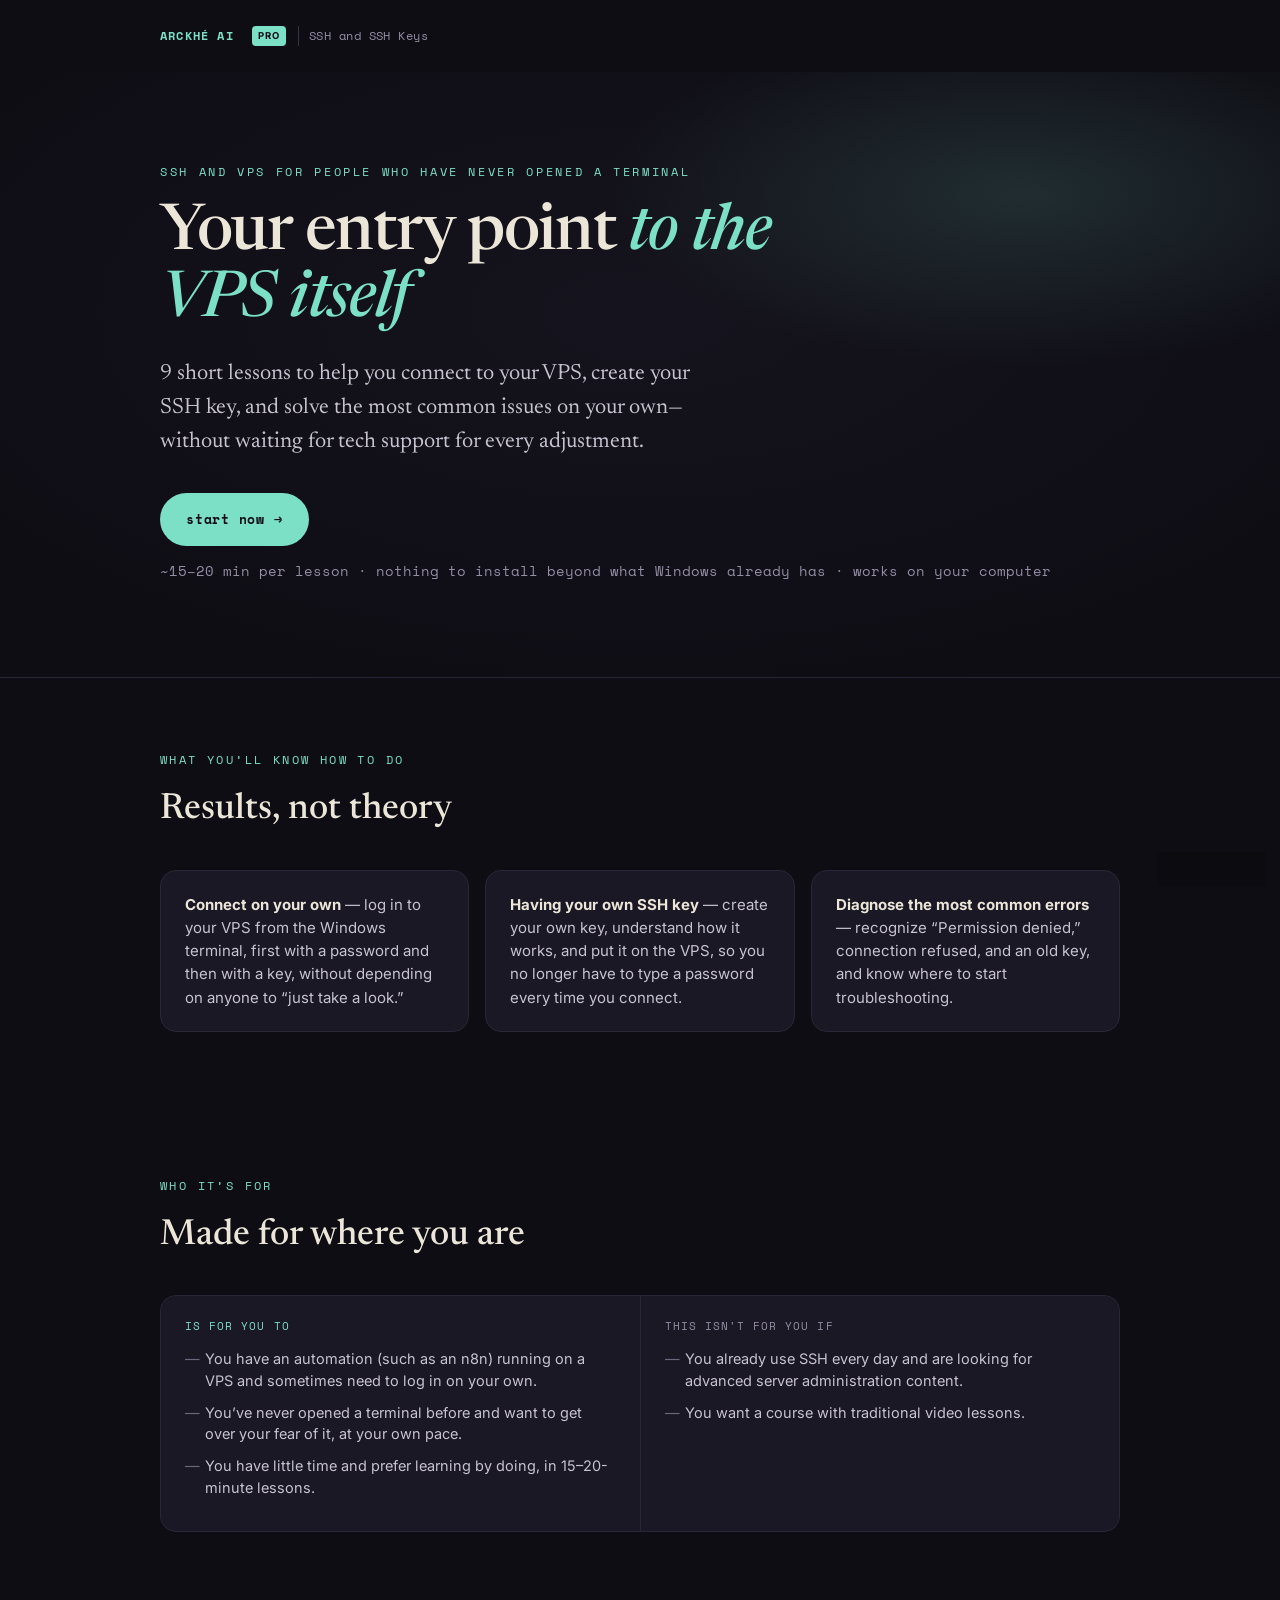
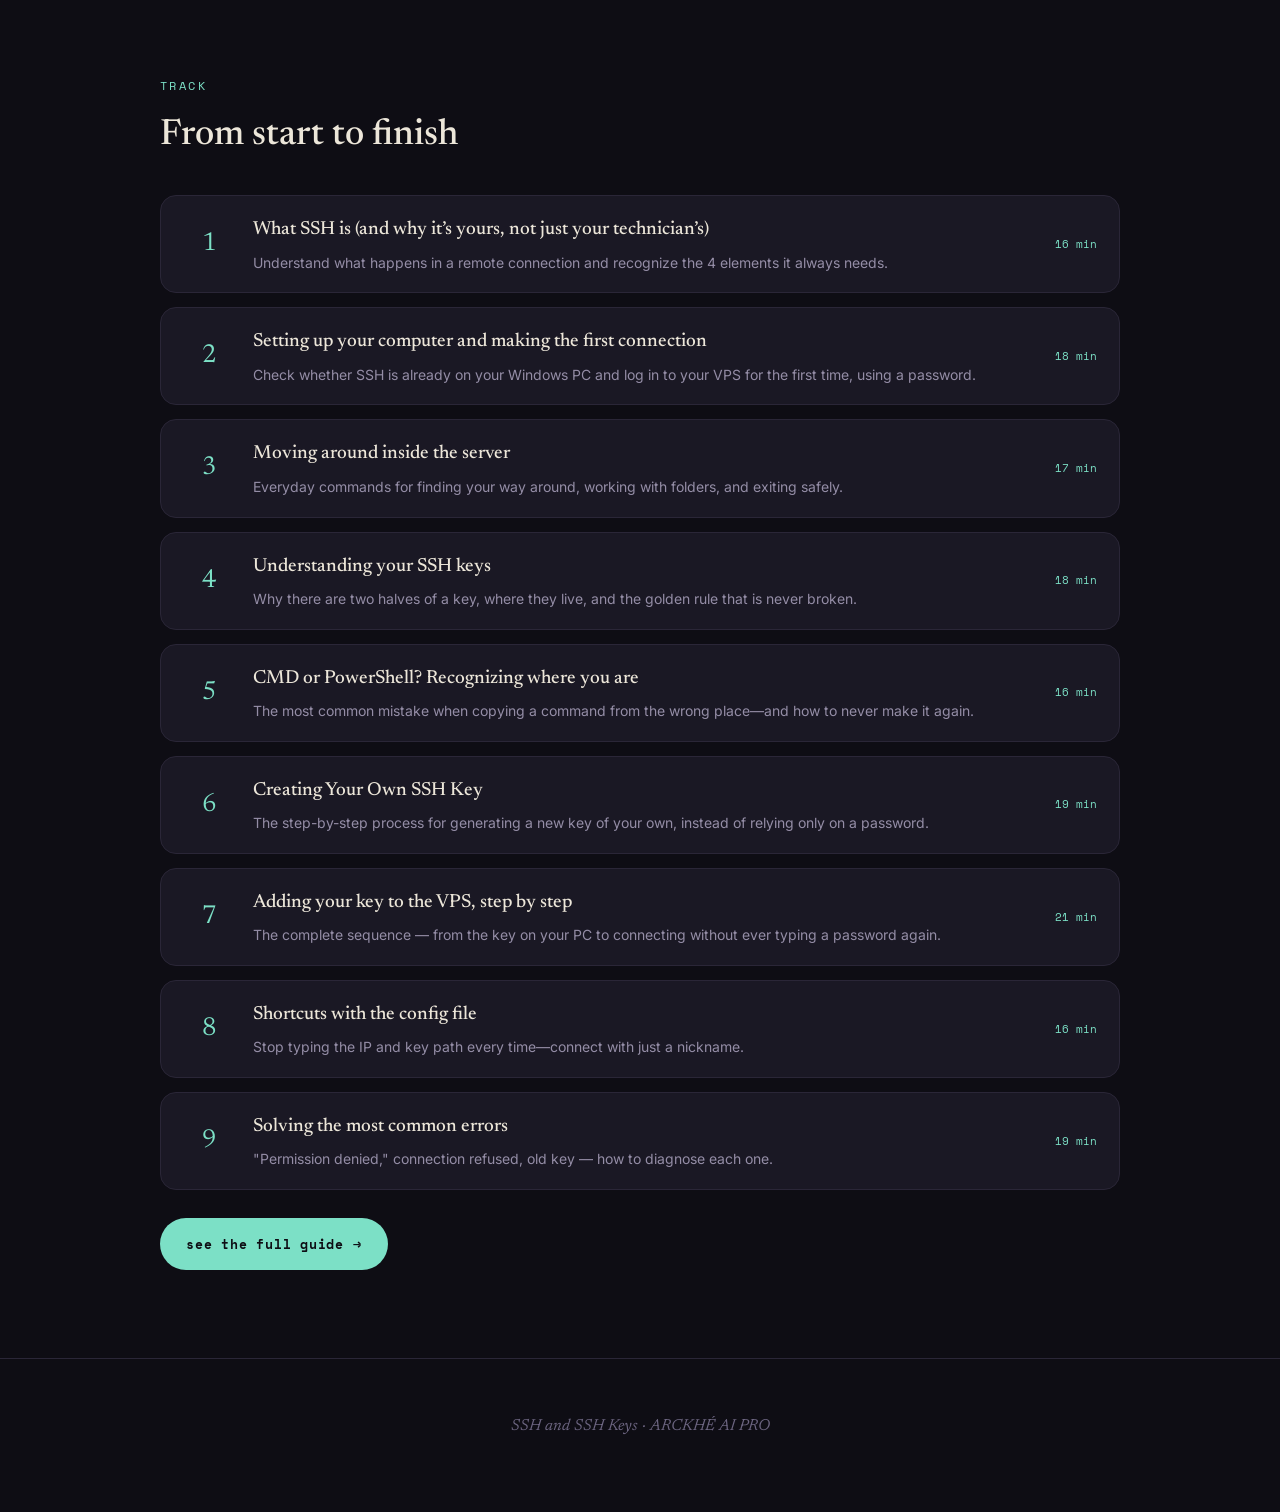
<file: en/landing.html>
<!DOCTYPE html>

<html lang="en">
<head>
<meta charset="utf-8"/>
<meta content="width=device-width, initial-scale=1" name="viewport"/>
<title>SSH and SSH Keys: access your VPS without relying on support · ARCKHÉ AI PRO</title>
<link href="https://fonts.googleapis.com" rel="preconnect"/>
<link crossorigin="" href="https://fonts.gstatic.com" rel="preconnect"/>
<link href="https://fonts.googleapis.com/css2?family=Newsreader:ital,opsz,wght@0,6..72,400;0,6..72,500;0,6..72,600;1,6..72,400;1,6..72,500&amp;family=Inter:wght@400;500;600;700&amp;family=Space+Mono:wght@400;700&amp;display=swap" rel="stylesheet"/>
<style>
  :root{
    --bg:#0E0D14;--bg2:#15131d;--panel:#1a1824;--ink:#ECE6D9;--ink-soft:#C7C2D0;--muted:#948DA6;--faint:#6C6580;
    --line:#2A2637;--line2:#37324a;--accent:#7CE0C6;--accent-ink:#0E0D14;--warm:#F2B45C;
    --serif:"Newsreader",Georgia,serif;--sans:"Inter",system-ui,sans-serif;--mono:"Space Mono",ui-monospace,monospace;
  }
  *{box-sizing:border-box}
  body{margin:0;background:var(--bg);color:var(--ink);font-family:var(--sans);line-height:1.7;-webkit-font-smoothing:antialiased}
  a{color:inherit}
  .wrap{max-width:1080px;margin:0 auto;padding:0 clamp(24px,5vw,60px)}
  header.top{padding:26px 0}
  header.top .wrap{display:flex;align-items:center;gap:10px}
  header.top .mark{font-family:var(--mono);font-size:12px;letter-spacing:.1em;color:var(--accent);text-decoration:none;font-weight:700}
  header.top .pro{background:var(--accent);color:var(--accent-ink);border-radius:4px;padding:2px 6px;font-size:9.5px;font-weight:700;letter-spacing:.1em;text-decoration:none;margin-left:8px}
  header.top .course{color:var(--muted);font-size:12px;letter-spacing:.04em;border-left:1px solid var(--line2);padding-left:10px;margin-left:2px;font-family:var(--mono)}
  .hero{position:relative;padding:10vh 0 9vh;border-bottom:1px solid var(--line);overflow:hidden}
  .hero::before{content:"";position:absolute;inset:0;z-index:0;background:radial-gradient(55% 48% at 80% 20%,rgba(124,224,198,.14),transparent 60%),radial-gradient(90% 90% at 50% 40%,var(--bg2),var(--bg) 72%)}
  .hero .wrap{position:relative;z-index:1}
  .kicker{font-family:var(--mono);font-size:12px;letter-spacing:.22em;text-transform:uppercase;color:var(--accent);margin:0 0 18px}
  h1{font-family:var(--serif);font-weight:500;font-size:clamp(36px,6vw,64px);line-height:1.05;letter-spacing:-.02em;margin:0 0 22px;max-width:18ch}
  h1 em{font-style:italic;color:var(--accent)}
  .lead{font-family:var(--serif);font-size:clamp(18px,2vw,22px);line-height:1.55;color:var(--ink-soft);max-width:46ch;margin:0 0 34px}
  .cta{display:inline-block;font-family:var(--mono);font-size:13px;letter-spacing:.06em;background:var(--accent);color:var(--accent-ink);text-decoration:none;border-radius:99px;padding:15px 26px;font-weight:700}
  .cta:hover{opacity:.92}
  .sub{color:var(--muted);font-size:13.5px;margin-top:14px;font-family:var(--mono)}

  section{padding:8vh 0}
  .eyebrow{font-family:var(--mono);font-size:12px;letter-spacing:.2em;text-transform:uppercase;color:var(--accent);margin:0 0 10px}
  h2{font-family:var(--serif);font-weight:500;font-size:clamp(26px,3.6vw,36px);margin:0 0 28px}

  .resultados{display:grid;grid-template-columns:repeat(auto-fit,minmax(220px,1fr));gap:16px}
  .resultado{border:1px solid var(--line);border-radius:16px;background:var(--panel);padding:22px 24px}
  .resultado p{margin:0;font-size:15px;color:var(--ink-soft);line-height:1.55}
  .resultado p b{color:var(--ink)}

  .aulas{display:grid;gap:14px}
  .au{display:grid;grid-template-columns:52px 1fr auto;gap:18px;align-items:center;text-decoration:none;color:inherit;background:var(--panel);border:1px solid var(--line);border-radius:16px;padding:18px 22px}
  .au .num{font-family:var(--serif);font-size:26px;color:var(--accent);text-align:center}
  .au h3{font-family:var(--serif);font-weight:500;font-size:19px;margin:0 0 4px}
  .au p{margin:0;color:var(--muted);font-size:14px}
  .au .meta{font-family:var(--mono);font-size:11px;color:var(--accent);white-space:nowrap;text-align:right}
  .au:hover{border-color:var(--accent)}

  .publico{display:grid;grid-template-columns:1fr 1fr;gap:1px;background:var(--line);border:1px solid var(--line);border-radius:16px;overflow:hidden}
  .publico .col{background:var(--panel);padding:22px 24px}
  .publico .lbl{font-family:var(--mono);font-size:10.5px;letter-spacing:.1em;text-transform:uppercase;margin:0 0 12px}
  .publico .col.sim .lbl{color:var(--accent)}
  .publico .col.nao .lbl{color:var(--muted)}
  .publico ul{margin:0;padding:0;list-style:none}
  .publico li{position:relative;padding-left:20px;margin:0 0 10px;color:var(--ink-soft);font-size:14.5px;line-height:1.5}
  .publico li::before{content:"—";position:absolute;left:0;color:var(--faint)}

  footer{border-top:1px solid var(--line);padding:6vh 0 8vh;color:var(--faint);text-align:center;font-family:var(--serif);font-style:italic}

  @media(max-width:720px){ .publico{grid-template-columns:1fr} }
  @media(prefers-reduced-motion:reduce){*{animation:none!important}}
</style>
<link href="https://linnoff88-dev.github.io/arckhe-/landing.html" hreflang="pt-BR" rel="alternate"/><link href="https://linnoff88-dev.github.io/arckhe-/en/landing.html" hreflang="en" rel="alternate"/><link href="https://linnoff88-dev.github.io/arckhe-/es/landing.html" hreflang="es" rel="alternate"/></head>
<body><div class="ARCKHÉ-lang" style="position:fixed;right:14px;bottom:14px;z-index:9999;display:flex;gap:2px;padding:4px;border-radius:10px;background:rgba(12,12,16,.82);border:1px solid rgba(226,162,59,.45);font:600 12px/1 Sora,Inter,system-ui,sans-serif;backdrop-filter:blur(8px)" translate="no"><a href="../landing.html" hreflang="pt-BR" style="padding:6px 8px;border-radius:7px;text-decoration:none;color:#e9e9ee">PT</a><a href="landing.html" hreflang="en" style="padding:6px 8px;border-radius:7px;text-decoration:none;color:#1a1206;background:#E2A23B">EN</a><a href="../es/landing.html" hreflang="es" style="padding:6px 8px;border-radius:7px;text-decoration:none;color:#e9e9ee">ES</a></div>
<header class="top"><div class="wrap">
<a class="mark" href="https://ARCKHÉ AI" rel="noopener" target="_blank">ARCKHÉ AI</a>
<a class="pro" href="https://ARCKHÉ.pro" rel="noopener" target="_blank">PRO</a>
<span class="course">SSH and SSH Keys</span>
</div></header>
<section class="hero"><div class="wrap">
<p class="kicker">SSH and VPS for people who have never opened a terminal</p>
<h1>Your entry point <em>to the VPS itself</em></h1>
<p class="lead">9 short lessons to help you connect to your VPS, create your SSH key, and solve the most common issues on your own—without waiting for tech support for every adjustment.</p>
<a class="cta" href="curso.html#trilha">start now →</a>
<p class="sub">~15–20 min per lesson · nothing to install beyond what Windows already has · works on your computer</p>
</div></section>
<section><div class="wrap">
<p class="eyebrow">What you’ll know how to do</p>
<h2>Results, not theory</h2>
<div class="resultados">
<div class="resultado"><p><b>Connect on your own</b> — log in to your VPS from the Windows terminal, first with a password and then with a key, without depending on anyone to “just take a look.”</p></div>
<div class="resultado"><p><b>Having your own SSH key</b> — create your own key, understand how it works, and put it on the VPS, so you no longer have to type a password every time you connect.</p></div>
<div class="resultado"><p><b>Diagnose the most common errors</b> — recognize “Permission denied,” connection refused, and an old key, and know where to start troubleshooting.</p></div>
</div>
</div></section>
<section><div class="wrap">
<p class="eyebrow">Who it’s for</p>
<h2>Made for where you are</h2>
<div class="publico">
<div class="col sim">
<p class="lbl">is for you to</p>
<ul>
<li>You have an automation (such as an n8n) running on a VPS and sometimes need to log in on your own.</li>
<li>You’ve never opened a terminal before and want to get over your fear of it, at your own pace.</li>
<li>You have little time and prefer learning by doing, in 15–20-minute lessons.</li>
</ul>
</div>
<div class="col nao">
<p class="lbl">this isn't for you if</p>
<ul>
<li>You already use SSH every day and are looking for advanced server administration content.</li>
<li>You want a course with traditional video lessons.</li>
</ul>
</div>
</div>
</div></section>
<section><div class="wrap">
<p class="eyebrow">Track</p>
<h2>From start to finish</h2>
<div class="aulas">
<a class="au" href="curso.html#aula-1">
<div class="num">1</div>
<div><h3>What SSH is (and why it’s yours, not just your technician’s)</h3><p>Understand what happens in a remote connection and recognize the 4 elements it always needs.</p></div>
<div class="meta">16 min</div>
</a>
<a class="au" href="curso.html#aula-2">
<div class="num">2</div>
<div><h3>Setting up your computer and making the first connection</h3><p>Check whether SSH is already on your Windows PC and log in to your VPS for the first time, using a password.</p></div>
<div class="meta">18 min</div>
</a>
<a class="au" href="curso.html#aula-3">
<div class="num">3</div>
<div><h3>Moving around inside the server</h3><p>Everyday commands for finding your way around, working with folders, and exiting safely.</p></div>
<div class="meta">17 min</div>
</a>
<a class="au" href="curso.html#aula-4">
<div class="num">4</div>
<div><h3>Understanding your SSH keys</h3><p>Why there are two halves of a key, where they live, and the golden rule that is never broken.</p></div>
<div class="meta">18 min</div>
</a>
<a class="au" href="curso.html#aula-5">
<div class="num">5</div>
<div><h3>CMD or PowerShell? Recognizing where you are</h3><p>The most common mistake when copying a command from the wrong place—and how to never make it again.</p></div>
<div class="meta">16 min</div>
</a>
<a class="au" href="curso.html#aula-6">
<div class="num">6</div>
<div><h3>Creating Your Own SSH Key</h3><p>The step-by-step process for generating a new key of your own, instead of relying only on a password.</p></div>
<div class="meta">19 min</div>
</a>
<a class="au" href="curso.html#aula-7">
<div class="num">7</div>
<div><h3>Adding your key to the VPS, step by step</h3><p>The complete sequence — from the key on your PC to connecting without ever typing a password again.</p></div>
<div class="meta">21 min</div>
</a>
<a class="au" href="curso.html#aula-8">
<div class="num">8</div>
<div><h3>Shortcuts with the config file</h3><p>Stop typing the IP and key path every time—connect with just a nickname.</p></div>
<div class="meta">16 min</div>
</a>
<a class="au" href="curso.html#aula-9">
<div class="num">9</div>
<div><h3>Solving the most common errors</h3><p>"Permission denied," connection refused, old key — how to diagnose each one.</p></div>
<div class="meta">19 min</div>
</a>
</div>
<p style="margin-top:28px"><a class="cta" href="curso.html#trilha">see the full guide →</a></p>
</div></section>
<footer><div class="wrap">SSH and SSH Keys · ARCKHÉ AI PRO</div></footer>
</body>
</html>
</file>
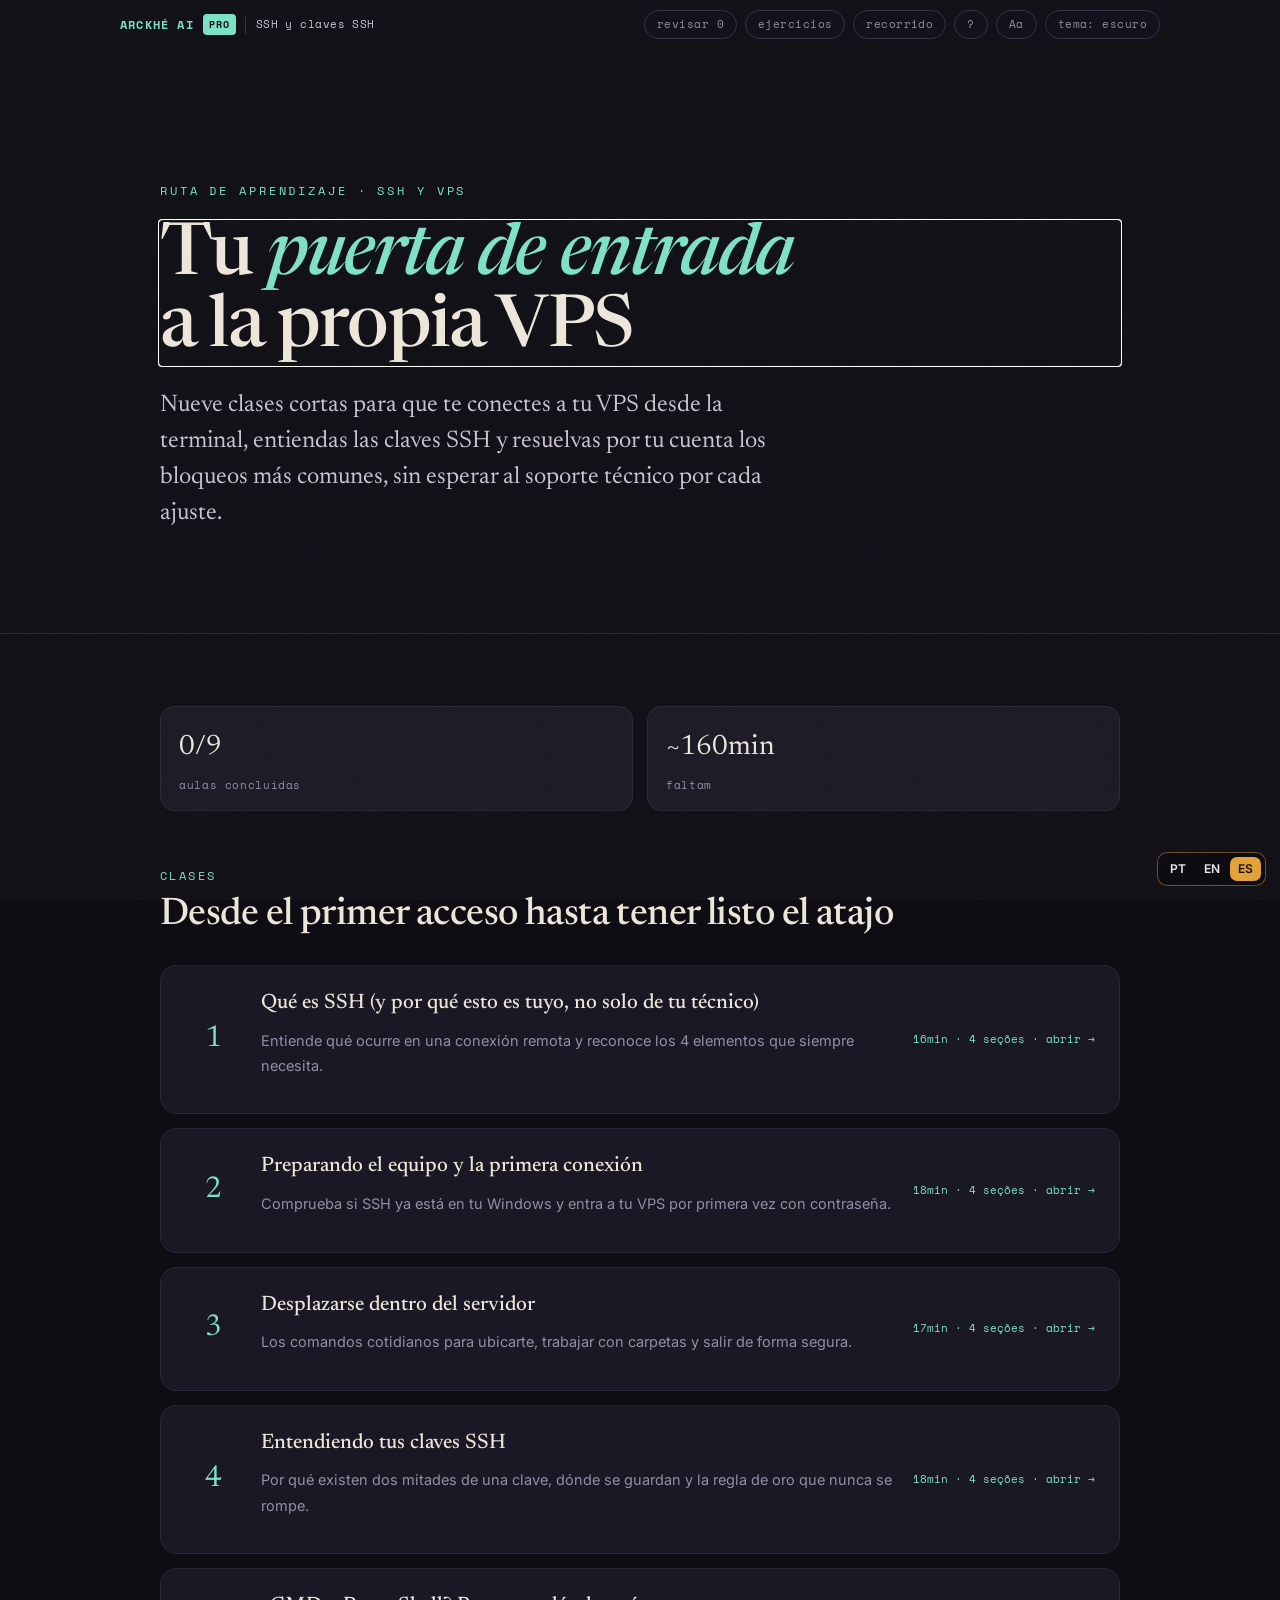
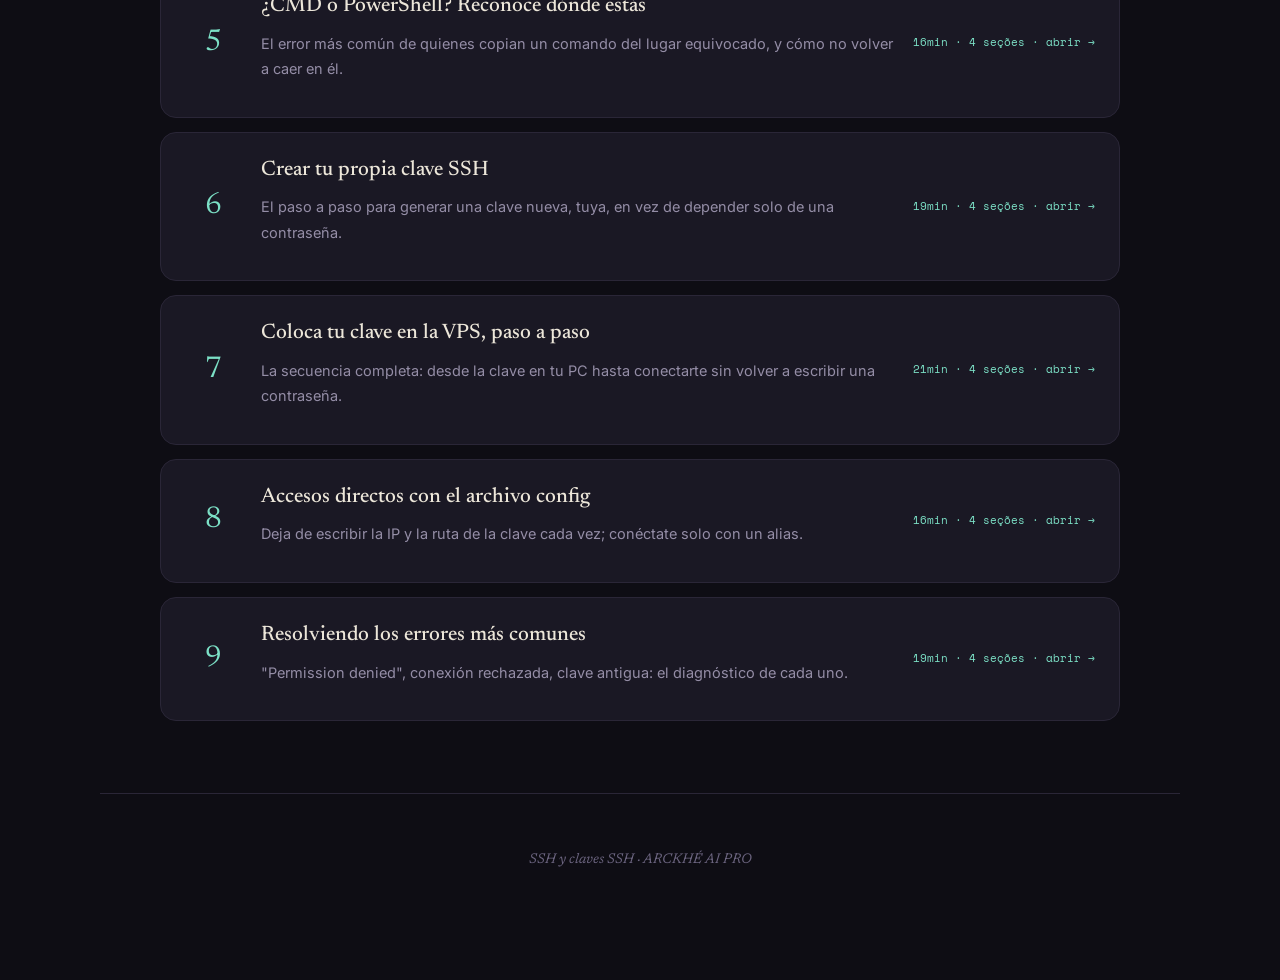
<file: es/curso.html>
<!DOCTYPE html>

<html data-theme="dark" lang="es">
<head>
<meta charset="utf-8"/>
<meta content="width=device-width, initial-scale=1" name="viewport"/>
<meta content="sshvps" name="curso"/>
<title>SSH y claves SSH: accede a tu VPS sin depender del soporte · ARCKHÉ AI PRO</title>
<link href="https://fonts.googleapis.com" rel="preconnect"/>
<link crossorigin="" href="https://fonts.gstatic.com" rel="preconnect"/>
<link href="https://fonts.googleapis.com/css2?family=Newsreader:ital,opsz,wght@0,6..72,400;0,6..72,500;0,6..72,600;1,6..72,400;1,6..72,500&amp;family=Inter:wght@400;500;600;700&amp;family=Space+Mono:wght@400;700&amp;display=swap" rel="stylesheet"/>
<link href="../assets/aula.css" rel="stylesheet"/>
<script>(function(){try{var m=document.querySelector('meta[name=curso]');var CK=(m&&m.content)||'v5:curso';var s=JSON.parse(localStorage.getItem(CK));if(s&&s.prefs&&s.prefs.theme)document.documentElement.setAttribute('data-theme',s.prefs.theme);}catch(e){}})();</script>
<!--
  PROTOCOLO DE DESCOBERTA (formato-curso-v5, Passo 0 — bloqueante, registrado como metadado):
  - Público específico: pessoas em geral, de jovens a 40+, sem conhecimento técnico prévio, que já rodam uma automaçêo (ex.: n8n) numa VPS e às vezes precisam mexer nela sem esperar suporte.
  - Profissões-alvo (≥2): Marta, dona de salêo de beleza (automaçêo de confirmaçêo de horário por WhatsApp rodando numa VPS) · Ricardo, dono de loja de roupas (automaçêo que posta novidades de coleçêo, também numa VPS).
  - Familiaridade com tecnologia: nenhuma — nunca abriram um terminal antes desta trilha.
  - Resultado prático esperado: conectar na própria VPS pelo terminal do Windows, criar e usar uma chave SSH, colocar a chave na VPS e resolver sozinho os erros de conexêo mais comuns, sem depender de suporte técnico.
  - Tempo por sessêo: 15–20 minutos.
  Decisêo de processo registrada: o assunto desta trilha É o uso do terminal/SSH — por isso "terminal", "servidor", "diretório" etc. sêo tratados como jargêo de DOMÍNIO deste curso específico (definidos inline + .gterm), nêo como jargêo de plataforma a eliminar. Pelo mesmo motivo, a prática usa o modo "codigo" (herança v4, permitida em cursos técnicos) na maioria das aulas — é a própria habilidade sendo ensinada — variando para o modo "analise" nas duas aulas que sêo puramente conceituais/diagnósticas (aula 1 e aula 9).
-->
<style>
  .view{display:none}.view.active{display:block}
  .lnav{max-width:1160px;margin:0 auto;padding:0 clamp(24px,5vw,60px);display:flex;justify-content:space-between;gap:12px}
  .lnav a{font-family:var(--mono);font-size:12px;color:var(--muted);text-decoration:none;border:1px solid var(--line2);border-radius:12px;padding:12px 16px}
  .lnav a:hover{border-color:var(--accent);color:var(--ink)}
  #v-trilha .wrap{max-width:1080px;margin:0 auto;padding:0 clamp(24px,5vw,60px)}
  #v-trilha .t-hero{position:relative;overflow:hidden;padding:20vh 0 8vh;border-bottom:1px solid var(--line)}
  #v-trilha h1{font-family:var(--serif);font-weight:500;font-size:clamp(40px,6.4vw,72px);line-height:1;letter-spacing:-.025em;margin:0 0 22px}
  #v-trilha h1 em{font-style:italic;color:var(--accent)}
  #v-trilha .lead{font-family:var(--serif);font-size:clamp(19px,2.1vw,24px);line-height:1.5;color:var(--ink-soft);max-width:50ch;margin:0 0 30px}
  #v-trilha section{padding:8vh 0}
  #v-trilha .eyebrow{font-family:var(--mono);font-size:12px;letter-spacing:.2em;text-transform:uppercase;color:var(--accent);margin:0 0 8px}
  #v-trilha h2{display:block;font-family:var(--serif);font-weight:500;font-size:clamp(26px,3.6vw,38px);margin:0 0 28px}
  #v-trilha .aulas{display:grid;gap:14px}
  #v-trilha .au{display:grid;grid-template-columns:56px 1fr auto;gap:20px;align-items:center;text-decoration:none;color:inherit;background:var(--panel);border:1px solid var(--line);border-radius:16px;padding:20px 24px}
  #v-trilha .au .num{font-family:var(--serif);font-size:30px;color:var(--accent);text-align:center}
  #v-trilha .au h3{font-family:var(--serif);font-weight:500;font-size:21px;margin:0 0 5px}
  #v-trilha .au p{margin:0;color:var(--muted);font-size:14.5px}
  #v-trilha .au .meta{font-family:var(--mono);font-size:11px;color:var(--accent);white-space:nowrap;text-align:right}
  #v-trilha .au .prog{position:static;margin-top:10px;height:5px;border-radius:99px;background:var(--line);overflow:hidden;max-width:220px;width:auto}
  #v-trilha .au .prog i{display:block;height:100%;width:100%;background:var(--accent);transform:scaleX(0);transform-origin:left;transition:transform .5s}
  #v-trilha footer{max-width:1080px;margin:0 auto;padding:6vh clamp(24px,5vw,60px) 12vh;color:var(--faint);text-align:center;font-family:var(--serif);font-style:italic;border-top:1px solid var(--line)}
</style>
<link href="https://linnoff88-dev.github.io/arckhe-/curso.html" hreflang="pt-BR" rel="alternate"/><link href="https://linnoff88-dev.github.io/arckhe-/en/curso.html" hreflang="en" rel="alternate"/><link href="https://linnoff88-dev.github.io/arckhe-/es/curso.html" hreflang="es" rel="alternate"/></head>
<body><div class="ARCKHÉ-lang" style="position:fixed;right:14px;bottom:14px;z-index:9999;display:flex;gap:2px;padding:4px;border-radius:10px;background:rgba(12,12,16,.82);border:1px solid rgba(226,162,59,.45);font:600 12px/1 Sora,Inter,system-ui,sans-serif;backdrop-filter:blur(8px)" translate="no"><a href="../curso.html" hreflang="pt-BR" style="padding:6px 8px;border-radius:7px;text-decoration:none;color:#e9e9ee">PT</a><a href="../en/curso.html" hreflang="en" style="padding:6px 8px;border-radius:7px;text-decoration:none;color:#e9e9ee">EN</a><a href="curso.html" hreflang="es" style="padding:6px 8px;border-radius:7px;text-decoration:none;color:#1a1206;background:#E2A23B">ES</a></div>
<div class="bar"><div class="bar-inner">
<span class="brand"><a class="mark" href="https://ARCKHÉ AI" rel="noopener" target="_blank">ARCKHÉ AI</a><a class="pro" href="https://ARCKHÉ.pro" rel="noopener" target="_blank">PRO</a><a class="course" href="landing.html">SSH y claves SSH</a></span>
<a class="back" href="#trilha" style="display:none">← ruta</a>
<button class="pill" id="pill" style="display:none">0 leído</button>
<button id="revbtn">revisar <span id="revn">0</span></button>
<button id="exbtn">ejercicios</button>
<button id="jorbtn">recorrido</button>
<button aria-label="Cómo funciona" id="helpbtn">?</button>
<button aria-label="Preferencias de lectura" id="prefsbtn">Aa</button>
<button id="themebtn">tema: oscuro</button>
</div></div>
<!-- ===== TRILHA ===== -->
<section class="view" id="v-trilha">
<header class="t-hero"><div class="wrap">
<p class="kicker">Ruta de aprendizaje · SSH y VPS</p>
<h1>Tu <em>puerta de entrada</em><br/>a la propia VPS</h1>
<p class="lead">Nueve clases cortas para que te conectes a tu VPS desde la terminal, entiendas las claves SSH y resuelvas por tu cuenta los bloqueos más comunes, sin esperar al soporte técnico por cada ajuste.</p>
</div></header>
<section><div class="wrap">
<div class="statcards"></div>
<p class="eyebrow">Clases</p>
<h2>Desde el primer acceso hasta tener listo el atajo</h2>
<div class="aulas">
<a class="au on" data-aula="1" href="#aula-1">
<div class="num">1</div>
<div><h3>Qué es SSH (y por qué esto es tuyo, no solo de tu técnico)</h3><p>Entiende qué ocurre en una conexión remota y reconoce los 4 elementos que siempre necesita.</p><div class="prog"><i></i></div></div>
<div class="meta">16 min · abrir →</div>
</a>
<a class="au" data-aula="2" href="#aula-2">
<div class="num">2</div>
<div><h3>Preparando el equipo y la primera conexión</h3><p>Comprueba si SSH ya está en tu Windows y entra a tu VPS por primera vez con contraseña.</p><div class="prog"><i></i></div></div>
<div class="meta">18 min · abrir →</div>
</a>
<a class="au" data-aula="3" href="#aula-3">
<div class="num">3</div>
<div><h3>Desplazarse dentro del servidor</h3><p>Los comandos cotidianos para ubicarte, trabajar con carpetas y salir de forma segura.</p><div class="prog"><i></i></div></div>
<div class="meta">17 min · abrir →</div>
</a>
<a class="au" data-aula="4" href="#aula-4">
<div class="num">4</div>
<div><h3>Entendiendo tus claves SSH</h3><p>Por qué existen dos mitades de una clave, dónde se guardan y la regla de oro que nunca se rompe.</p><div class="prog"><i></i></div></div>
<div class="meta">18 min · abrir →</div>
</a>
<a class="au" data-aula="5" href="#aula-5">
<div class="num">5</div>
<div><h3>¿CMD o PowerShell? Reconoce dónde estás</h3><p>El error más común de quienes copian un comando del lugar equivocado, y cómo no volver a caer en él.</p><div class="prog"><i></i></div></div>
<div class="meta">16 min · abrir →</div>
</a>
<a class="au" data-aula="6" href="#aula-6">
<div class="num">6</div>
<div><h3>Crear tu propia clave SSH</h3><p>El paso a paso para generar una clave nueva, tuya, en vez de depender solo de una contraseña.</p><div class="prog"><i></i></div></div>
<div class="meta">19 min · abrir →</div>
</a>
<a class="au" data-aula="7" href="#aula-7">
<div class="num">7</div>
<div><h3>Coloca tu clave en la VPS, paso a paso</h3><p>La secuencia completa: desde la clave en tu PC hasta conectarte sin volver a escribir una contraseña.</p><div class="prog"><i></i></div></div>
<div class="meta">21 min · abrir →</div>
</a>
<a class="au" data-aula="8" href="#aula-8">
<div class="num">8</div>
<div><h3>Accesos directos con el archivo config</h3><p>Deja de escribir la IP y la ruta de la clave cada vez; conéctate solo con un alias.</p><div class="prog"><i></i></div></div>
<div class="meta">16 min · abrir →</div>
</a>
<a class="au" data-aula="9" href="#aula-9">
<div class="num">9</div>
<div><h3>Resolviendo los errores más comunes</h3><p>"Permission denied", conexión rechazada, clave antigua: el diagnóstico de cada uno.</p><div class="prog"><i></i></div></div>
<div class="meta">19 min · abrir →</div>
</a>
</div>
</div></section>
<footer><div class="wrap">SSH y claves SSH · ARCKHÉ AI PRO</div></footer>
</section>
<!-- ============================================================ -->
<!-- ===== AULA 1 — FUNDAMENTO ===== -->
<!-- ============================================================ -->
<section class="view" data-aula="1" data-tempo="16min" id="v-aula-1">
<header class="hero"><div class="hero-inner">
<div>
<p class="kicker">Ruta de aprendizaje · Clase 1</p>
<h1>Qué es <em>SSH</em></h1>
<p class="promise">Al final de esta lección, reconocerás, en cualquier comando de conexión remota, los 4 elementos que siempre debe tener, sin memorizar ningún código.</p>
<p class="why">Hoy, cuando algo se bloquea en la automatización que se ejecuta en tu VPS, dependes de enviarle un mensaje al soporte y esperar. Las próximas clases resuelven eso, pero antes necesitas entender qué sucede realmente cuando alguien «entra» en un servidor. Sin esta base, cualquier comando se convierte en algo que hay que memorizar.</p>
<p class="cue"><span class="arw">↓</span> desplázate para estudiar</p>
</div>
<div class="herofig"><svg aria-hidden="true" fill="none" viewbox="0 0 300 240">
<rect height="100" rx="10" stroke-width="2" style="stroke:var(--ink-soft)" width="70" x="20" y="70"></rect>
<rect height="140" rx="10" stroke-width="2" style="stroke:var(--accent)" width="70" x="210" y="50"></rect>
<path d="M92 120 L208 120" stroke-dasharray="6 6" stroke-width="2" style="stroke:var(--accent)"></path>
<path d="M190 112 L208 120 L190 128" fill="none" stroke-width="2" style="stroke:var(--accent)"></path>
<circle cx="55" cy="90" r="6" stroke-width="2" style="stroke:var(--ink-soft)"></circle>
<circle cx="245" cy="72" r="6" stroke-width="2" style="stroke:var(--accent)"></circle>
<text font-size="11" style="fill:var(--muted)" x="30" y="185">tu computadora</text>
<text font-size="11" style="fill:var(--muted)" x="215" y="205">tu VPS</text>
</svg></div>
</div></header>
<div class="layout">
<div class="col">
<section class="step" data-fig="1" data-kind="fundamento">
<h2><span class="n">01</span> El corredor privado hasta tu VPS</h2>
<p>Una <span class="gterm" data-def="Sigla de Secure Shell: um jeito seguro de você mandar comandos de um computador para outro, à distância, como se estivesse na frente dele." tabindex="0">VPS</span> es una computadora que permanece encendida las 24 horas en un centro de datos, ejecutando la automatización de tu negocio. El <span class="gterm" data-def="Protocolo que abre um corredor privado e criptografado entre o seu computador e a VPS: tudo que você digita vale como se estivesse na frente dela." tabindex="0">SSH</span> es el corredor privado que conecta tu computadora directamente con ese servidor, sin tener que viajar hasta el centro de datos.</p>
<p>Después de que Marta, dueña de un salón de belleza, se conecta por SSH a la VPS donde se ejecuta la confirmación automática de citas por WhatsApp, todo lo que escribe empieza a ejecutarse allí, ya no en su laptop.</p>
<button class="readbtn" data-read="s1">marcar como leído</button>
</section>
<section class="step" data-fig="2" data-kind="fundamento">
<h2><span class="n">02</span> Para qué sirve este corredor en la práctica</h2>
<p>Con SSH entras en la VPS y resuelves con tus propias manos lo que hoy requiere soporte: reiniciar un servicio bloqueado, revisar por qué no se envió un mensaje, ajustar un archivo o simplemente confirmar que todo funciona.</p>
<p>Ricardo, dueño de una tienda de ropa, usa una automatización que publica las novedades de la colección por sí sola. Cuando deja de publicar, SSH le permite entrar a la VPS y ver qué pasó en ese mismo minuto, en vez de esperar a que alguien esté disponible.</p>
<div class="qanchor">No necesitas entender todo el servidor: solo necesitas saber abrir la puerta correcta cuando sea necesario.</div>
<div class="mobfig" data-mobfig="2"></div>
<button class="readbtn" data-read="s2">marcar como leído</button>
</section>
<section class="step" data-fig="3" data-kind="fundamento">
<h2><span class="n">03</span> Los 4 elementos de toda conexión</h2>
<p>Toda conexión por SSH —la de Marta, la de Ricardo, la de cualquier persona— siempre depende de los mismos 4 elementos, ni uno más ni uno menos:</p>
<ul>
<li><b>El cliente SSH</b> — el programa en tu propia computadora que inicia la conversación.</li>
<li><b>El servidor SSH</b> — el servicio que permanece activo dentro de la VPS, esperando que alguien llame a la puerta.</li>
<li><b>La IP de la VPS</b> — la dirección pública que indica dónde está, como un número de casa.</li>
<li><b>A <span class="gterm" data-def="Confirmar que é você mesmo tentando entrar — pode ser por senha ou por uma chave SSH, que a aula 4 explica em detalhe." tabindex="0">autenticación</span></b> — contraseña o clave, la prueba de que realmente eres tú quien está entrando.</li>
</ul>
<div class="quiz" data-answer="b">
<p class="qk">Ponte a prueba</p><p class="q">Si cambias de VPS (por ejemplo, usas Hostinger en vez de AWS), ¿cuál de los 4 elementos cambia?</p>
<button class="opt" data-k="a">El cliente SSH de tu computadora.</button>
<button class="opt" data-fb="O IP é o endereço daquela VPS específica — muda de servidor pra servidor, mesmo que o resto (cliente, protocolo, jeito de autenticar) continue igual." data-k="b">La IP de la VPS.</button>
<button class="opt" data-k="c">Qué es la autenticación.</button>
<p class="qfb"></p>
</div>
<button class="readbtn" data-read="s3">marcar como leído</button>
</section>
<section class="step" data-fig="4" data-kind="fundamento">
<h2><span class="n">04</span> Qué cambia cuando entiendes esto</h2>
<p>La primera vez, un comando de conexión parece una fila de símbolos extraños. Después de esta clase, se convierte simplemente en esto: cliente, servidor, IP y autenticación, en un orden fijo; nada más.</p>
<p>Marta miraba <code>ssh root@123.123.123.123</code> como un enigma. Hoy ya sabe: es su cliente (el <code>ssh</code>) autenticando a un usuario (<code>root</code>) en una dirección (<code>123.123.123.123</code>) — los 4 elementos, en el mismo orden de siempre.</p>
<div class="qbefore-after">
<div class="qba-col"><p class="qk">Antes</p><p>Un comando de conexión era un bloque de texto para copiar sin entender, con la esperanza de que funcionara.</p></div>
<div class="qba-col"><p class="qk">Después</p><p>El mismo comando se convierte en 4 piezas reconocibles, y sabes cuál ajustar cuando algo cambia.</p></div>
</div>
<div class="mobfig" data-mobfig="4"></div>
<button class="readbtn" data-read="s4">marcar como leído</button>
</section>
<section class="practice" data-mode="analise" data-practice="p1">
<p class="pk">Practica ahora <span class="pcount">0/2 hecho</span></p>
<h3 class="ph">Identifica los 4 elementos en un caso real</h3>
<p class="pgoal">Lee el minicCaso de abajo y señala los 4 elementos — ~8 min.</p>
<p class="psafe">No hay nada que puedas romper aquí: solo es lectura y razonamiento, sin tocar ninguna VPS real.</p>
<div class="qapply">
<p class="qk">Minicaso</p>
<p>Marta quiere entrar en la VPS donde se ejecuta su automatización de WhatsApp. Abre la terminal de su propia laptop y escribe <code>ssh admin@45.77.12.9</code>. Aparece un aviso que pide la contraseña; ella la escribe y entra. Ricardo, en la tienda de ropa, hace lo mismo, pero en su VPS la dirección es otra y el usuario también.</p>
</div>
<ol class="psteps">
<li><label><input data-ptask="1" type="checkbox"/> Señala en el comando de Marta qué parte es la IP y cuál es el usuario.</label></li>
<li><label><input data-ptask="2" type="checkbox"/> Explica con tus propias palabras por qué el comando de Ricardo tiene los mismos 4 elementos aunque sea una VPS diferente.</label></li>
</ol>
<details><summary>ver la respuesta comentada</summary>
<p><b>IP:</b> <code>45.77.12.9</code> — la dirección de la VPS de Marta. <b>Usuario:</b> <code>admin</code> — quién se está autenticando. El cliente es la terminal de su laptop; el servidor es el servicio SSH activo dentro de la VPS. En el caso de Ricardo, la IP y el usuario cambian porque son de otra VPS, pero los 4 roles (cliente, servidor, IP, autenticación) siguen siendo los mismos, porque así funciona siempre SSH.</p>
</details>
<p class="pdone">Acabas de aprender a reconocer los 4 elementos de cualquier conexión SSH: la base que se usa en todas las próximas clases.</p>
</section>
</div>
<aside class="rail"><div class="railsticky">
<div class="figstage">
<div class="fig on" data-cap="&lt;b&gt;Fig.&lt;/b&gt; seu computador manda um pedido pelo corredor SSH até a VPS ligada 24h" data-fig="1"><svg aria-hidden="true" fill="none" viewbox="0 0 220 200">
<rect height="90" rx="8" stroke-width="2" style="stroke:var(--ink-soft)" width="60" x="18" y="70"></rect>
<rect height="120" rx="8" stroke-width="2" style="stroke:var(--accent)" width="55" x="150" y="50"></rect>
<path d="M80 115 L148 115" stroke-dasharray="5 5" stroke-width="2" style="stroke:var(--accent)"></path>
<path d="M135 108 L148 115 L135 122" fill="none" stroke-width="2" style="stroke:var(--accent)"></path>
</svg></div>
<div class="fig" data-cap="&lt;b&gt;Fig.&lt;/b&gt; a mesma VPS resolve várias tarefas: reiniciar, ler logs, ajustar arquivos" data-fig="2"><svg aria-hidden="true" fill="none" viewbox="0 0 220 200">
<rect height="140" rx="8" stroke-width="2" style="stroke:var(--accent)" width="60" x="80" y="30"></rect>
<path d="M80 60 L30 60 M80 100 L30 100 M80 140 L30 140" stroke-width="2" style="stroke:var(--ink-soft)"></path>
<circle cx="24" cy="60" r="5" stroke-width="2" style="stroke:var(--ink-soft)"></circle>
<circle cx="24" cy="100" r="5" stroke-width="2" style="stroke:var(--ink-soft)"></circle>
<circle cx="24" cy="140" r="5" stroke-width="2" style="stroke:var(--ink-soft)"></circle>
</svg></div>
<div class="fig" data-cap="&lt;b&gt;Fig.&lt;/b&gt; os 4 elementos: cliente, servidor, IP e autenticaçêo, sempre juntos" data-fig="3"><svg aria-hidden="true" fill="none" viewbox="0 0 220 200">
<rect height="40" rx="8" stroke-width="2" style="stroke:var(--ink-soft)" width="85" x="15" y="20"></rect>
<rect height="40" rx="8" stroke-width="2" style="stroke:var(--accent)" width="85" x="120" y="20"></rect>
<rect height="40" rx="8" stroke-width="2" style="stroke:var(--ink-soft)" width="85" x="15" y="140"></rect>
<rect height="40" rx="8" stroke-width="2" style="stroke:var(--accent)" width="85" x="120" y="140"></rect>
<text font-size="10" style="fill:var(--ink-soft)" x="26" y="44">cliente</text>
<text font-size="10" style="fill:var(--accent)" x="140" y="44">servidor</text>
<text font-size="10" style="fill:var(--ink-soft)" x="42" y="164">IP</text>
<text font-size="10" style="fill:var(--accent)" x="130" y="164">autenticación</text>
</svg></div>
<div class="fig" data-cap="&lt;b&gt;Fig.&lt;/b&gt; o mesmo comando, decomposto nas 4 partes reconhecíveis" data-fig="4"><svg aria-hidden="true" fill="none" viewbox="0 0 220 200">
<rect height="30" rx="8" stroke-width="2" style="stroke:var(--accent)" width="200" x="10" y="85"></rect>
<path d="M35 115 L35 150 M85 115 L85 150 M135 115 L135 150 M180 115 L180 150" stroke-dasharray="3 4" stroke-width="1.5" style="stroke:var(--ink-soft)"></path>
</svg></div>
</div>
<p class="railcap"></p>
<div class="steps-ind"></div>
<p class="sidenote">Resalta cualquier fragmento para convertirlo en una tarjeta de repaso.</p>
</div></aside>
</div>
<div class="fecho-wrap">
<div class="recap-autor">
<p class="rak">Resumen</p>
<ul>
<li>SSH es el corredor privado que conecta tu equipo directamente con una VPS encendida las 24 horas.</li>
<li>Toda conexión siempre depende de los mismos 4 elementos: cliente, servidor, IP y autenticación.</li>
<li>Entender estos 4 elementos convierte un comando de conexión de «enigma» en algo reconocible.</li>
</ul>
</div>
<div class="next-action">
<p class="nak">Tu siguiente paso</p>
<p class="na-win">Acabas de aprender a descomponer cualquier comando de conexión SSH en sus 4 elementos.</p>
<p class="na-action">Durante los próximos 15 minutos: abre el comando de conexión a tu propia VPS (si ya lo guardaste en algún lugar) e identifica por tu cuenta qué parte es la IP y cuál es el usuario.</p>
<p class="na-hook">En la próxima clase, comprobarás si SSH ya está listo en tu Windows y harás tu primera conexión de verdad.</p>
</div>
</div>
<nav class="lnav"><a href="#trilha">← ruta</a><a href="#aula-2">siguiente: preparar la computadora →</a></nav>
<footer>Lección 1 · SSH y claves SSH · ARCKHÉ AI PRO</footer>
1"&gt;
[
  {"front":"¿Cuáles son los 4 elementos que toda conexión SSH necesita?","back":"Cliente SSH, servidor SSH, IP de la VPS y autenticación (contraseña o clave)."},
  {"front":"Cambias tu VPS de Hostinger a AWS. ¿Qué cambia en los 4 elementos y qué sigue igual?","back":"La IP cambia (es otro servidor); el cliente, el protocolo y la forma de autenticarte siguen igual."},
  {"front":"¿Cuál es la diferencia entre el 'cliente SSH' y el 'servidor SSH'?","back":"El cliente es el programa de tu computadora que inicia la conexión; el servidor es el servicio dentro de la VPS que espera y responde."},
  {"front":"Marta recibe un aviso que le pide la contraseña al intentar conectarse. ¿A cuál de los 4 elementos pertenece ese aviso?","back":"A la autenticación: la prueba de que es ella quien está entrando."}
]

<!-- COMPLETUDE aula-1 | tipo=FUNDAMENTO | steps=4
  [OK] promise            .promise no cold-open (1)
  [OK] why                .why após a promessa (1)
  [OK] tempo              data-tempo no view + render no cold-open (1)
  [OK] exemplo-profissao  exemplo aplicado em 100% dos steps (4/4)
  [OK] apoio-visual       figura conceitual legendada em 100% dos steps (4/4)
  [OK] practice           .practice[data-mode] (exatamente 1)
  [OK] psafe              .psafe dentro da prática (1)
  [OK] pgoal-tempo        .pgoal com tempo declarado (1)
  [OK] recap-autor        .recap-autor no fecho (1)
  [OK] next-action        .next-action no fecho (1)
  [OK] cards              <script id="cards-1"> presente (1)
  [OK] anti-duplicacao    §11.3 — 3 testes passam (substring / forma / operaçêo)
  [OK] teste-se-FUND      tipo=FUNDAMENTO: presente (1 quiz data-fb)
-->
</section>
<!-- ============================================================ -->
<!-- ===== AULA 2 — FERRAMENTA ===== -->
<!-- ============================================================ -->
<section class="view" data-aula="2" data-tempo="18min" id="v-aula-2">
<header class="hero"><div class="hero-inner">
<div>
<p class="kicker">Ruta de aprendizaje · Clase 2</p>
<h1>Preparando el equipo<br/>e a <em>primera conexión</em></h1>
<p class="promise">Al final de esta lección, comprobarás si SSH ya está listo en tu Windows y te conectarás por primera vez a tu propia VPS usando una contraseña.</p>
<p class="why">Toda la teoría de la clase 1 solo se vuelve útil cuando recorres el pasillo de verdad, una vez. Es la diferencia entre saber qué es una llave de auto y sentarte en el asiento del conductor.</p>
<p class="cue"><span class="arw">↓</span> desplázate para estudiar</p>
</div>
<div class="herofig"><svg aria-hidden="true" fill="none" viewbox="0 0 300 240">
<rect height="120" rx="14" stroke-width="2" style="stroke:var(--ink-soft)" width="180" x="60" y="40"></rect>
<rect height="70" rx="6" stroke-width="2" style="stroke:var(--accent)" width="140" x="80" y="60"></rect>
<path d="M100 170 L100 190 M200 170 L200 190" stroke-width="2" style="stroke:var(--ink-soft)"></path>
<text font-size="11" style="fill:var(--muted)" x="95" y="205">terminal abierto</text>
</svg></div>
</div></header>
<div class="layout">
<div class="col">
<section class="step" data-fig="1" data-kind="ferramenta" data-versao="Windows 10/11, jul/2026">
<h2><span class="n">01</span> Comprobando si SSH ya está en tu Windows</h2>
<p>Esta es una receta sencilla: abres el <span class="gterm" data-def="Uma janela de texto onde você digita comandos e o computador responde em texto — nada de cliques, só linhas." tabindex="0">terminal</span> (CMD o PowerShell), escribe un comando de comprobación y lee la respuesta.</p>
<p>Marta abre el menú Inicio, escribe "cmd", abre el Símbolo del sistema y escribe <code>ssh -V</code>. Si aparece algo como <code>OpenSSH_for_Windows</code>, el SSH ya está instalado: ella no necesita hacer nada más en esta etapa.</p>
<div class="pcodewrap"><button class="pcopy" type="button">copiar</button><pre class="pcode">ssh -V</pre></div>
<div class="mobfig">
<div class="termdemo">
<button class="termdemo-reveal" type="button">ver qué sucede →</button>
<div class="termdemo-body" hidden="">
<div class="termdemo-cmd on" data-variant="ok">
<p class="termdemo-k">comando correcto</p>
<pre class="termdemo-in">$ ssh -V</pre>
<pre class="termdemo-out">OpenSSH_for_Windows_9.5, LibreSSL 3.9.2</pre>
</div>
<div class="termdemo-cmd" data-variant="erro">
<p class="termdemo-k">error común</p>
<pre class="termdemo-in">$ ssh -v</pre>
<pre class="termdemo-out termdemo-err">OpenSSH_for_Windows_9.5, LibreSSL 3.9.2
debug1: Reading configuration data ...
(-v minúsculo liga o modo detalhado — nêo é isto que confirma a versêo)</pre>
</div>
<button class="termdemo-toggle" type="button">ver el error común</button>
</div>
</div>
</div>
<button class="readbtn" data-read="s1">marcar como leído</button>
</section>
<section class="step" data-fig="2" data-kind="ferramenta" data-versao="Windows 10/11, jul/2026">
<h2><span class="n">02</span> Si no está instalado</h2>
<p>Si no se reconoce el comando, Windows 10/11 tiene SSH listo para activar, sin descargar nada externo: <code>Configurações → Apps → Recursos opcionais → Adicionar recurso → OpenSSH Client</code>.</p>
<p>A Ricardo le pasó esto en la tienda: el comando dio error la primera vez, activó la función siguiendo la ruta de arriba, volvió a abrir la terminal y el <code>ssh -V</code> funcionó.</p>
<div class="qerr">
<p class="qk">Error común</p>
<p class="qerr-txt"><b>Probar el comando sin cerrar y volver a abrir la terminal después de activar la función.</b> Windows solo reconoce SSH en una ventana nueva: cierra la terminal anterior y abre otra antes de volver a probar.</p>
</div>
<div class="mobfig" data-mobfig="2"></div>
<button class="readbtn" data-read="s2">marcar como leído</button>
</section>
<section class="step" data-fig="3" data-kind="fundamento">
<h2><span class="n">03</span> El comando de conexión y la primera pregunta</h2>
<p>Con SSH listo, la conexión en sí es una línea: <code>ssh usuário@IP_DA_VPS</code>. Marta escribe <code>ssh root@123.123.123.123</code> (la IP siempre es la de su VPS, no este ejemplo).</p>
<p>La primera vez que cualquier persona se conecta a una VPS nueva, aparece una pregunta: <code>Are you sure you want to continue connecting?</code>. Es la computadora confirmando que reconoces este servidor: escribe <code>yes</code> y Enter.</p>
<div class="quiz" data-answer="a">
<p class="qk">Ponte a prueba</p><p class="q">¿Esta pregunta de confirmación aparece cada vez que te conectas o solo la primera vez con esa VPS?</p>
<button class="opt" data-fb="Depois da primeira confirmaçêo, o computador guarda essa 'assinatura' da VPS e nêo pergunta de novo, a menos que ela mude (a aula 9 explica esse caso)." data-k="a">Solo la primera vez con esa VPS.</button>
<button class="opt" data-k="b">Cada vez que te conectas.</button>
<p class="qfb"></p>
</div>
<button class="readbtn" data-read="s3">marcar como leído</button>
</section>
<section class="step" data-fig="4" data-kind="fundamento">
<h2><span class="n">04</span> Escribir la contraseña (que no aparece en la pantalla)</h2>
<p>Después de <code>yes</code>, la VPS pide la contraseña. Ricardo, la primera vez, pensó que el teclado se había bloqueado: no aparecía ninguna letra mientras escribía.</p>
<p>Es así a propósito: por seguridad, la contraseña nunca aparece en la pantalla, ni siquiera como puntos. Escríbela normalmente y presiona Enter: se está recibiendo, solo que no se muestra.</p>
<div class="qsteps">
<p class="qk">Lista de verificación de la primera conexión</p>
<ol>
<li>Abre la terminal (CMD o PowerShell).</li>
<li>Escribir <code>ssh usuário@IP_DA_VPS</code> con los datos de tu propia VPS.</li>
<li>La primera vez, escribir <code>yes</code> cuando se te pregunte.</li>
<li>Escribir la contraseña (no aparece en pantalla) y presionar Enter.</li>
</ol>
</div>
<div class="mobfig" data-mobfig="4"></div>
<button class="readbtn" data-read="s4">marcar como leído</button>
</section>
<section class="practice" data-mode="codigo" data-practice="p2">
<p class="pk">Practica ahora <span class="pcount">0/3 hecho</span></p>
<h3 class="ph">Conéctate a tu VPS por primera vez</h3>
<p class="pgoal">Confirmar que SSH está instalado y entrar a tu VPS con contraseña — ~10 min.</p>
<p class="psafe">Conectarte y mirar no cambia nada en la VPS. Si algo parece estar mal, escribe <code>exit</code> y sales sin haber cambiado nada.</p>
<div class="pcodewrap"><button class="pcopy" type="button">copiar</button><pre class="pcode">ssh -V
ssh usuario@IP_DA_VPS</pre></div>
<ol class="psteps">
<li><label><input data-ptask="1" type="checkbox"/> Ejecutó <code>ssh -V</code> y confirmaste que SSH responde.</label></li>
<li><label><input data-ptask="2" type="checkbox"/> Cambiaste <code>usuario@IP_DA_VPS</code> con los datos reales de tu VPS y ejecutaste el comando.</label></li>
<li><label><input data-ptask="3" type="checkbox"/> Escribiste <code>yes</code> (si te lo pide) y luego la contraseña, hasta ver que el terminal cambia de «dueño».</label></li>
</ol>
<p class="pdone">Acabas de entrar en tu propia VPS por primera vez: la misma acción que Marta y Ricardo realizan cada vez que necesitan revisar algo de cerca.</p>
</section>
</div>
<aside class="rail"><div class="railsticky">
<div class="figstage">
<div class="fig termdemo on" data-cap="&lt;b&gt;Fig.&lt;/b&gt; repare na diferença entre -V (maiúsculo, versêo) e -v (minúsculo, outra coisa)" data-fig="1">
<button class="termdemo-reveal" type="button">ver qué sucede →</button>
<div class="termdemo-body" hidden="">
<div class="termdemo-cmd on" data-variant="ok">
<p class="termdemo-k">comando correcto</p>
<pre class="termdemo-in">$ ssh -V</pre>
<pre class="termdemo-out">OpenSSH_for_Windows_9.5, LibreSSL 3.9.2</pre>
</div>
<div class="termdemo-cmd" data-variant="erro">
<p class="termdemo-k">error común</p>
<pre class="termdemo-in">$ ssh -v</pre>
<pre class="termdemo-out termdemo-err">OpenSSH_for_Windows_9.5, LibreSSL 3.9.2
debug1: Reading configuration data ...
(-v minúsculo liga o modo detalhado — nêo é isto que confirma a versêo)</pre>
</div>
<button class="termdemo-toggle" type="button">ver el error común</button>
</div>
</div>
<div class="fig" data-cap="&lt;b&gt;Fig.&lt;/b&gt; ativar o recurso opcional do Windows, depois abrir um terminal novo" data-fig="2"><svg aria-hidden="true" fill="none" viewbox="0 0 220 200">
<rect height="60" rx="8" stroke-width="2" style="stroke:var(--ink-soft)" width="60" x="40" y="40"></rect>
<path d="M105 70 L150 70" stroke-width="2" style="stroke:var(--accent)"></path>
<path d="M138 62 L150 70 L138 78" fill="none" stroke-width="2" style="stroke:var(--accent)"></path>
<rect height="60" rx="8" stroke-width="2" style="stroke:var(--accent)" width="60" x="150" y="40"></rect>
</svg></div>
<div class="fig" data-cap="&lt;b&gt;Fig.&lt;/b&gt; a 1ª conexêo pede uma confirmaçêo; da 2ª em diante, ela nêo volta" data-fig="3"><svg aria-hidden="true" fill="none" viewbox="0 0 220 200">
<circle cx="60" cy="100" r="35" stroke-width="2" style="stroke:var(--accent)"></circle>
<text font-size="11" style="fill:var(--accent)" x="42" y="105">yes</text>
<path d="M100 100 L170 100" stroke-dasharray="4 4" stroke-width="2" style="stroke:var(--ink-soft)"></path>
</svg></div>
<div class="fig" data-cap="&lt;b&gt;Fig.&lt;/b&gt; a senha é recebida mesmo sem aparecer nenhum caractere na tela" data-fig="4"><svg aria-hidden="true" fill="none" viewbox="0 0 220 200">
<rect height="40" rx="8" stroke-width="2" style="stroke:var(--accent)" width="130" x="45" y="80"></rect>
<circle cx="70" cy="100" r="3" style="fill:var(--muted)"></circle>
<circle cx="85" cy="100" r="3" style="fill:var(--muted)"></circle>
<circle cx="100" cy="100" r="3" style="fill:var(--muted)"></circle>
</svg></div>
</div>
<p class="railcap"></p>
<div class="steps-ind"></div>
<p class="sidenote">Resalta cualquier fragmento para convertirlo en una tarjeta de repaso.</p>
</div></aside>
</div>
<div class="fecho-wrap">
<div class="recap-autor">
<p class="rak">Resumen</p>
<ul>
<li>Windows 10/11 ya incluye una forma de activar SSH, sin instalar nada externo.</li>
<li>La primera conexión a una VPS nueva siempre pide una confirmación (<code>yes</code>) — solo la primera vez.</li>
<li>Por seguridad, la contraseña no aparece en pantalla, pero aun así se está recibiendo.</li>
</ul>
</div>
<div class="next-action">
<p class="nak">Tu siguiente paso</p>
<p class="na-win">Acabas de conectarte a tu propia VPS por primera vez, con contraseña.</p>
<p class="na-action">Durante los próximos 15 minutos: vuelve a entrar en tu VPS y fíjate en el "prompt" (el texto antes del cursor): cambia para indicar que ahora estás dentro del servidor.</p>
<p class="na-hook">En la próxima clase, aprenderás los comandos básicos para orientarte y trabajar en esta VPS sin miedo a perderte.</p>
</div>
</div>
<nav class="lnav"><a href="#trilha">← ruta</a><a href="#aula-3">siguiente: comandos básicos →</a></nav>
<footer>Lección 2 · SSH y claves SSH · ARCKHÉ AI PRO</footer>
2"&gt;
[
  {"front":"Escribiste ssh -V y Windows dijo que no reconoce el comando. ¿Cuál es el siguiente paso?","back":"Activar OpenSSH Client en Configuración → Aplicaciones → Características opcionales, luego cerrar y abrir una terminal nueva."},
  {"front":"Al escribir la contraseña en la terminal, no aparece ninguna letra ni punto en la pantalla. ¿Eso indica algún problema?","back":"No: es un comportamiento de seguridad del propio SSH; lo que escribes se sigue recibiendo con normalidad."},
  {"front":"La 3.ª vez que te conectas a la misma VPS, ¿debe volver a aparecer la pregunta 'are you sure...'?","back":"No: solo aparece la primera vez que te conectas a ese servidor específico."}
]

<!-- COMPLETUDE aula-2 | tipo=FERRAMENTA | steps=4
  [OK] promise            .promise no cold-open (1)
  [OK] why                .why após a promessa (1)
  [OK] tempo              data-tempo no view + render no cold-open (1)
  [OK] exemplo-profissao  exemplo aplicado em 100% dos steps (4/4)
  [OK] apoio-visual       figura conceitual legendada em 100% dos steps (4/4)
  [OK] practice           .practice[data-mode] (exatamente 1)
  [OK] psafe              .psafe dentro da prática (1)
  [OK] pgoal-tempo        .pgoal com tempo declarado (1)
  [OK] recap-autor        .recap-autor no fecho (1)
  [OK] next-action        .next-action no fecho (1)
  [OK] cards              <script id="cards-2"> presente (1)
  [OK] anti-duplicacao    §11.3 — 3 testes passam (substring / forma / operaçêo)
  [N/A] teste-se-FUND     aula é FERRAMENTA (obrigaçêo nêo se aplica); teste-se opcional presente (1 pergunta)
-->
</section>
<!-- ============================================================ -->
<!-- ===== AULA 3 — FERRAMENTA ===== -->
<!-- ============================================================ -->
<section class="view" data-aula="3" data-tempo="17min" id="v-aula-3">
<header class="hero"><div class="hero-inner">
<div>
<p class="kicker">Ruta de aprendizaje · Clase 3</p>
<h1>Desplazarse <em>dentro</em><br/>del servidor</h1>
<p class="promise">Al final de esta lección, sabrás ubicarte dentro de tu VPS, desplazarte entre carpetas, consultar información básica y salir de forma segura.</p>
<p class="why">Después de entrar (clase 2), el primer susto para quien nunca ha usado la terminal es no saber dónde está ni qué hacer a continuación. Estos 5 comandos resuelven el 90% de los casos de «estoy perdido».</p>
<p class="cue"><span class="arw">↓</span> desplázate para estudiar</p>
</div>
<div class="herofig"><svg aria-hidden="true" fill="none" viewbox="0 0 300 240">
<rect height="50" rx="8" stroke-width="2" style="stroke:var(--ink-soft)" width="60" x="70" y="30"></rect>
<rect height="50" rx="8" stroke-width="2" style="stroke:var(--ink-soft)" width="60" x="150" y="30"></rect>
<rect height="50" rx="8" stroke-width="2" style="stroke:var(--accent)" width="60" x="110" y="110"></rect>
<path d="M100 80 L130 108 M180 80 L150 108" stroke-width="2" style="stroke:var(--muted)"></path>
<text font-size="11" style="fill:var(--muted)" x="118" y="200">estás aquí</text>
</svg></div>
</div></header>
<div class="layout">
<div class="col">
<section class="step" data-fig="1" data-kind="fundamento">
<h2><span class="n">01</span> Dónde estás y qué hay aquí</h2>
<p>Al entrar, puedes confirmar dos cosas: dónde estás y qué hay a tu alrededor. <code>pwd</code> muestra la ruta de la carpeta actual; <code>ls</code> lista los archivos y carpetas que contiene.</p>
<p>Marta entra en la VPS, escribe <code>pwd</code> y ves algo como <code>/root</code> — la «sala» donde llegó. Después escribe <code>ls</code> y ves los archivos de la automatización de WhatsApp que están guardados allí.</p>
<div class="pcodewrap"><button class="pcopy" type="button">copiar</button><pre class="pcode">pwd
ls</pre></div>
<div class="mobfig">
<div class="termdemo">
<button class="termdemo-reveal" type="button">ver qué sucede →</button>
<div class="termdemo-body" hidden="">
<div class="termdemo-cmd on" data-variant="ok">
<p class="termdemo-k">comando</p>
<pre class="termdemo-in">$ pwd
$ ls</pre>
<pre class="termdemo-out">/root
automacao_whatsapp  config.json  logs</pre>
</div>
</div>
</div>
</div>
<button class="readbtn" data-read="s1">marcar como leído</button>
</section>
<section class="step" data-fig="2" data-kind="fundamento">
<h2><span class="n">02</span> Desplazarse entre carpetas</h2>
<p>Para entrar en una carpeta, usa <code>cd nome-da-pasta</code> ("cd" para cambiar de directorio). Para volver una carpeta, <code>cd ..</code> — los dos puntos significan «la carpeta de arriba».</p>
<p>Ricardo quiere ver la carpeta de la automatización de publicaciones: escribe <code>cd automacao</code>, confirma con <code>pwd</code>, y cuando termines de revisar, escribe <code>cd ..</code> para volver de donde viniste.</p>
<div class="qerr">
<p class="qk">Error común</p>
<p class="qerr-txt"><b>Olvidar el espacio entre «cd» y el nombre de la carpeta, o escribir mal una letra del nombre.</b> La terminal es muy literal: <code>cdautomacao</code> no funciona, y un nombre de carpeta incorrecto da «no encontrado». Compruébalo con <code>ls</code> el nombre exacto antes de entrar.</p>
</div>
<div class="mobfig" data-mobfig="2"></div>
<button class="readbtn" data-read="s2">marcar como leído</button>
</section>
<section class="step" data-fig="3" data-kind="ferramenta" data-versao="Ubuntu/Debian">
<h2><span class="n">03</span> Consultando información y manteniendo el sistema al día</h2>
<p><code>uname -a</code> muestra información del sistema (qué versión de Linux está ejecutándose). En servidores basados en Ubuntu o Debian —los más comunes en VPS de automatización— <code>sudo apt update &amp;&amp; sudo apt upgrade -y</code> actualiza los programas instalados.</p>
<p>Marta ejecuta esta actualización una vez al mes en la VPS del salón, igual que actualiza el celular: es mantenimiento preventivo, no corrige un problema específico.</p>
<div class="pcodewrap"><button class="pcopy" type="button">copiar</button><pre class="pcode">uname -a
sudo apt update &amp;&amp; sudo apt upgrade -y</pre></div>
<div class="mobfig">
<div class="termdemo">
<button class="termdemo-reveal" type="button">ver qué sucede →</button>
<div class="termdemo-body" hidden="">
<div class="termdemo-cmd on" data-variant="ok">
<p class="termdemo-k">comando correcto</p>
<pre class="termdemo-in">$ sudo apt update &amp;&amp; sudo apt upgrade -y</pre>
<pre class="termdemo-out">Lendo listas de pacotes... Pronto
Todos os pacotes estêo atualizados.</pre>
</div>
<div class="termdemo-cmd" data-variant="erro">
<p class="termdemo-k">error común</p>
<pre class="termdemo-in">$ apt update</pre>
<pre class="termdemo-out termdemo-err">Permission denied (você precisa de privilégio de administrador)
E: Nêo é possível abrir o arquivo de trava — esqueceu o "sudo" na frente</pre>
</div>
<button class="termdemo-toggle" type="button">ver el error común</button>
</div>
</div>
</div>
<div class="quiz" data-answer="b">
<p class="qk">Ponte a prueba</p><p class="q">¿Hay que ejecutar el comando de actualización cada vez que entras a la VPS?</p>
<button class="opt" data-k="a">Sí, es obligatorio en cada conexión.</button>
<button class="opt" data-fb="É manutençêo periódica (por exemplo, mensal), nêo uma etapa obrigatória de cada conexêo — como atualizar o celular de vez em quando." data-k="b">No, es mantenimiento periódico, no obligatorio cada vez que entras.</button>
<p class="qfb"></p>
</div>
<button class="readbtn" data-read="s3">marcar como leído</button>
</section>
<section class="step" data-fig="4" data-kind="fundamento">
<h2><span class="n">04</span> Salir de forma segura</h2>
<p>Para salir de la VPS y volver a tu propio equipo, escribe <code>exit</code> y Enter. El prompt vuelve a cambiar, lo que confirma que ya no estás «dentro» del servidor.</p>
<p>Ricardo termina de revisar la automatización, escribe <code>exit</code>, y vuelve a ver el terminal de su propia laptop: señal de que cualquier comando que escriba ahora se ejecutará en la laptop, ya no en la VPS.</p>
<div class="qsteps">
<p class="qk">Lista de verificación de navegación básica</p>
<ol>
<li><code>pwd</code> — dónde estoy.</li>
<li><code>ls</code> — lo que hay aquí.</li>
<li><code>cd nome</code> / <code>cd ..</code> — entrar / volver a una carpeta.</li>
<li><code>exit</code> — salir de la VPS de forma segura.</li>
</ol>
</div>
<div class="mobfig" data-mobfig="4"></div>
<button class="readbtn" data-read="s4">marcar como leído</button>
</section>
<section class="practice" data-mode="codigo" data-practice="p3">
<p class="pk">Practica ahora <span class="pcount">0/2 hecho</span></p>
<h3 class="ph">Explora tu VPS sin riesgos</h3>
<p class="pgoal">Ejecutar los 4 comandos para localizar los archivos y salir de forma segura — ~10 min.</p>
<p class="psafe"><code>pwd</code>, <code>ls</code>, <code>uname -a</code> e <code>exit</code> solo leen información — ninguno borra ni modifica nada. Si algo parece extraño, <code>exit</code> siempre te saca de ahí.</p>
<div class="pcodewrap"><button class="pcopy" type="button">copiar</button><pre class="pcode">pwd
ls
cd nome-de-uma-pasta-que-voce-viu-no-ls
cd ..
exit</pre></div>
<ol class="psteps">
<li><label><input data-ptask="1" type="checkbox"/> Ejecutó <code>pwd</code> e <code>ls</code>, y reconoció al menos 1 archivo o carpeta en la lista.</label></li>
<li><label><input data-ptask="2" type="checkbox"/> Entraste en una carpeta con <code>cd</code>, volvió con <code>cd ..</code> y saliste de la VPS con <code>exit</code>.</label></li>
</ol>
<p class="pdone">Acabas de aprender a moverte dentro de tu VPS sin depender de nadie para «solo echar un vistazo».</p>
</section>
</div>
<aside class="rail"><div class="railsticky">
<div class="figstage">
<div class="fig termdemo on" data-cap="&lt;b&gt;Fig.&lt;/b&gt; pwd mostra onde você está; ls mostra o que existe ali" data-fig="1">
<button class="termdemo-reveal" type="button">ver qué sucede →</button>
<div class="termdemo-body" hidden="">
<div class="termdemo-cmd on" data-variant="ok">
<p class="termdemo-k">comando</p>
<pre class="termdemo-in">$ pwd
$ ls</pre>
<pre class="termdemo-out">/root
automacao_whatsapp  config.json  logs</pre>
</div>
</div>
</div>
<div class="fig" data-cap="&lt;b&gt;Fig.&lt;/b&gt; cd entra numa pasta; cd .. sobe de volta" data-fig="2"><svg aria-hidden="true" fill="none" viewbox="0 0 220 200">
<rect height="40" rx="6" stroke-width="2" style="stroke:var(--ink-soft)" width="50" x="40" y="40"></rect>
<rect height="40" rx="6" stroke-width="2" style="stroke:var(--accent)" width="50" x="130" y="100"></rect>
<path d="M90 65 L125 115" stroke-dasharray="4 4" stroke-width="2" style="stroke:var(--muted)"></path>
</svg></div>
<div class="fig termdemo" data-cap="&lt;b&gt;Fig.&lt;/b&gt; esquecer o sudo é o erro mais comum ao atualizar o sistema" data-fig="3">
<button class="termdemo-reveal" type="button">ver qué sucede →</button>
<div class="termdemo-body" hidden="">
<div class="termdemo-cmd on" data-variant="ok">
<p class="termdemo-k">comando correcto</p>
<pre class="termdemo-in">$ sudo apt update &amp;&amp; sudo apt upgrade -y</pre>
<pre class="termdemo-out">Lendo listas de pacotes... Pronto
Todos os pacotes estêo atualizados.</pre>
</div>
<div class="termdemo-cmd" data-variant="erro">
<p class="termdemo-k">error común</p>
<pre class="termdemo-in">$ apt update</pre>
<pre class="termdemo-out termdemo-err">Permission denied (você precisa de privilégio de administrador)
E: Nêo é possível abrir o arquivo de trava — esqueceu o "sudo" na frente</pre>
</div>
<button class="termdemo-toggle" type="button">ver el error común</button>
</div>
</div>
<div class="fig" data-cap="&lt;b&gt;Fig.&lt;/b&gt; exit devolve o controle ao seu próprio computador" data-fig="4"><svg aria-hidden="true" fill="none" viewbox="0 0 220 200">
<rect height="80" rx="8" stroke-width="2" style="stroke:var(--accent)" width="55" x="140" y="60"></rect>
<rect height="80" rx="8" stroke-width="2" style="stroke:var(--ink-soft)" width="55" x="30" y="60"></rect>
<path d="M138 100 L88 100" stroke-width="2" style="stroke:var(--muted)"></path>
<path d="M100 92 L88 100 L100 108" fill="none" stroke-width="2" style="stroke:var(--muted)"></path>
</svg></div>
</div>
<p class="railcap"></p>
<div class="steps-ind"></div>
<p class="sidenote">Resalta cualquier fragmento para convertirlo en una tarjeta de repaso.</p>
</div></aside>
</div>
<div class="fecho-wrap">
<div class="recap-autor">
<p class="rak">Resumen</p>
<ul>
<li><code>pwd</code> e <code>ls</code> muestran dónde estás y qué hay allí: siempre el primer paso.</li>
<li><code>cd</code> entra en una carpeta, <code>cd ..</code> vuelve — el terminal es literal con los nombres y los espacios.</li>
<li><code>exit</code> sales de la VPS de forma segura y devuelves el control a tu computadora.</li>
</ul>
</div>
<div class="next-action">
<p class="nak">Tu siguiente paso</p>
<p class="na-win">Acabas de aprender a ubicarte y navegar dentro de tu VPS sin bloquearte.</p>
<p class="na-action">Durante los próximos 15 minutos: entra en la VPS, ejecuta <code>ls</code>, elige una carpeta que reconozcas y entra en ella con <code>cd</code> — después sal con <code>exit</code>.</p>
<p class="na-hook">En la próxima clase, entenderás las claves SSH: la forma más segura de entrar, sin escribir una contraseña cada vez.</p>
</div>
</div>
<nav class="lnav"><a href="#trilha">← ruta</a><a href="#aula-4">siguiente: entender las claves →</a></nav>
<footer>Lección 3 · SSH y claves SSH · ARCKHÉ AI PRO</footer>
3"&gt;
[
  {"front":"Quieres volver una carpeta atrás sin saber su nombre. ¿Qué comando usas?","back":"cd .. — los dos puntos significan 'la carpeta de arriba'; no necesitas saber su nombre."},
  {"front":"Diagnóstico: escribiste cd automcao y recibiste 'no encontrado'. ¿Cuál es la causa más probable?","back":"Un error al escribir el nombre de la carpeta: comprueba el nombre exacto con ls antes de intentarlo de nuevo."},
  {"front":"Después de ejecutar sudo apt update &amp;&amp; sudo apt upgrade -y, ¿tienes que volver a ejecutarlo la próxima vez que te conectes?","back":"No: es mantenimiento periódico, no un paso obligatorio en cada conexión."}
]

<!-- COMPLETUDE aula-3 | tipo=FERRAMENTA | steps=4
  [OK] promise            .promise no cold-open (1)
  [OK] why                .why após a promessa (1)
  [OK] tempo              data-tempo no view + render no cold-open (1)
  [OK] exemplo-profissao  exemplo aplicado em 100% dos steps (4/4)
  [OK] apoio-visual       figura conceitual legendada em 100% dos steps (4/4)
  [OK] practice           .practice[data-mode] (exatamente 1)
  [OK] psafe              .psafe dentro da prática (1)
  [OK] pgoal-tempo        .pgoal com tempo declarado (1)
  [OK] recap-autor        .recap-autor no fecho (1)
  [OK] next-action        .next-action no fecho (1)
  [OK] cards              <script id="cards-3"> presente (1)
  [OK] anti-duplicacao    §11.3 — 3 testes passam (substring / forma / operaçêo)
  [N/A] teste-se-FUND     aula é FERRAMENTA (obrigaçêo nêo se aplica); teste-se opcional presente (1 pergunta)
-->
</section>
<!-- ============================================================ -->
<!-- ===== AULA 4 — FUNDAMENTO ===== -->
<!-- ============================================================ -->
<section class="view" data-aula="4" data-tempo="18min" id="v-aula-4">
<header class="hero"><div class="hero-inner">
<div>
<p class="kicker">Ruta de aprendizaje · Clase 4</p>
<h1>Entendiendo tus<br/><em>claves SSH</em></h1>
<p class="promise">Al final de esta lección, reconocerás, dentro de la carpeta de claves de tu computadora, qué archivo es privado y cuál es público, y por qué es normal tener varias claves.</p>
<p class="why">A partir de la lección 6 crearás tu propia clave. Antes de eso, necesitas entender qué es una clave SSH y dónde se guarda; si no, volverás a memorizar cada paso siguiente.</p>
<p class="cue"><span class="arw">↓</span> desplázate para estudiar</p>
</div>
<div class="herofig"><svg aria-hidden="true" fill="none" viewbox="0 0 300 240">
<rect height="90" rx="12" stroke-width="2" style="stroke:var(--ink-soft)" width="120" x="90" y="60"></rect>
<rect height="50" rx="6" stroke-width="2" style="stroke:var(--accent)" width="35" x="105" y="80"></rect>
<rect height="50" rx="6" stroke-width="2" style="stroke:var(--accent)" width="35" x="160" y="80"></rect>
<text font-size="11" style="fill:var(--muted)" x="105" y="180">cajón de llaves</text>
</svg></div>
</div></header>
<div class="layout">
<div class="col">
<section class="step" data-fig="1" data-kind="fundamento">
<h2><span class="n">01</span> Por qué es normal tener más de una clave</h2>
<p>Una <span class="gterm" data-def="Um par de arquivos que substitui a senha: um fica só com você (chave privada), o outro fica na VPS (chave pública). Juntos, provam que é você entrando, sem digitar nada." tabindex="0">clave SSH</span> es una forma de entrar sin escribir una contraseña. Y, así como tienes llaves diferentes para la casa y el auto, es común tener una clave SSH diferente para cada servicio.</p>
<p>Marta tiene una clave para la VPS del salón y otra para GitHub, donde guarda el código de la automatización. Son claves separadas; cada una abre solo la puerta a la que pertenece.</p>
<button class="readbtn" data-read="s1">marcar como leído</button>
</section>
<section class="step" data-fig="2" data-kind="fundamento">
<h2><span class="n">02</span> Dónde están estas claves en tu computadora</h2>
<p>En Windows, las claves se guardan en una carpeta oculta llamada <code>.ssh</code>, dentro de tu carpeta de usuario: <code>C:\Users\SEU_USUARIO\.ssh\</code>. En Linux o Mac, el mismo lugar se llama <code>~/.ssh/</code>.</p>
<p>Ricardo encontró su carpeta en <code>C:\Users\ricardo\.ssh\</code> — el mismo patrón, solo cambia el nombre de usuario de Windows de él.</p>
<div class="qanchor">La carpeta <code>.ssh</code> es un cajón solo tuyo: cada clave que guardas allí abre una puerta específica.</div>
<div class="mobfig" data-mobfig="2"></div>
<button class="readbtn" data-read="s2">marcar como leído</button>
</section>
<section class="step" data-fig="3" data-kind="fundamento">
<h2><span class="n">03</span> Reconociendo los archivos dentro de la carpeta</h2>
<p>Dentro de <code>.ssh</code> puedes encontrar nombres como <code>id_ed25519</code>, <code>hostinger_vps.pub</code>, <code>config</code> e <code>known_hosts</code>. La regla para reconocerlo es simple:</p>
<ul>
<li>Archivo <b>sin</b> <code>.pub</code> al final = clave privada.</li>
<li>Archivo <b>con</b> <code>.pub</code> al final = clave pública.</li>
<li><code>config</code> = atajos de conexión (clase 8).</li>
<li><code>known_hosts</code> = lista de servidores ya confirmados (la pregunta "yes" de la clase 2).</li>
</ul>
<div class="quiz" data-answer="b">
<p class="qk">Ponte a prueba</p><p class="q">Marta ve dos archivos: <code>hostinger_vps</code> e <code>hostinger_vps.pub</code>. ¿Cuál de las dos es la clave privada?</p>
<button class="opt" data-k="a">hostinger_vps.pub</button>
<button class="opt" data-fb="Sem .pub no final = chave privada. Com .pub = chave pública. É a regra mais importante desta aula." data-k="b">hostinger_vps</button>
<p class="qfb"></p>
</div>
<button class="readbtn" data-read="s3">marcar como leído</button>
</section>
<section class="step" data-fig="4" data-kind="fundamento">
<h2><span class="n">04</span> La regla de oro: la clave privada nunca sale de aquí</h2>
<p>La clave pública (<code>.pub</code>) se puede colocar en cualquier VPS, en GitHub, en GitLab: solo sirve para «reconocer» la clave privada correspondiente, nunca para iniciar sesión por sí sola.</p>
<p>La clave privada nunca debe compartirse, copiarse a una nube pública ni enviarse por mensaje. Ricardo guarda la suya solo en su propia laptop, igual que lleva consigo la llave física de la tienda y nunca presta el molde para que cualquiera haga una copia.</p>
<div class="qbefore-after">
<div class="qba-col"><p class="qk">Antes</p><p>Una sola contraseña que cualquiera puede intentar adivinar probando varias veces.</p></div>
<div class="qba-col"><p class="qk">Después</p><p>Un par de claves: la pública se distribuye donde haga falta y la privada se guarda solo contigo; es imposible adivinarla probando.</p></div>
</div>
<button class="readbtn" data-read="s4">marcar como leído</button>
</section>
<section class="practice" data-mode="codigo" data-practice="p4">
<p class="pk">Practica ahora <span class="pcount">0/2 hecho</span></p>
<h3 class="ph">Reconoce tus propias claves</h3>
<p class="pgoal">Lista tu carpeta .ssh y clasifica cada archivo — ~8 min.</p>
<p class="psafe">Listar archivos solo muestra los nombres, no abre ni modifica nada dentro de ellos. Ningún riesgo.</p>
<div class="pcodewrap"><button class="pcopy" type="button">copiar</button><pre class="pcode">dir %USERPROFILE%\.ssh</pre></div>
<ol class="psteps">
<li><label><input data-ptask="1" type="checkbox"/> Ejecutó el comando (en CMD) y vio la lista de archivos de su carpeta .ssh.</label></li>
<li><label><input data-ptask="2" type="checkbox"/> Separaste en tu lista cuáles archivos son la clave privada y cuáles son la clave pública.</label></li>
</ol>
<p class="pdone">Acabas de aprender a reconocer, en tu propia carpeta, qué es privado y qué puedes compartir.</p>
</section>
</div>
<aside class="rail"><div class="railsticky">
<div class="figstage">
<div class="fig on" data-cap="&lt;b&gt;Fig.&lt;/b&gt; chaves diferentes pra portas diferentes — nenhuma abre a porta da outra" data-fig="1"><svg aria-hidden="true" fill="none" viewbox="0 0 220 200">
<rect height="45" rx="6" stroke-width="2" style="stroke:var(--accent)" width="45" x="30" y="50"></rect>
<rect height="45" rx="6" stroke-width="2" style="stroke:var(--ink-soft)" width="45" x="140" y="50"></rect>
<rect height="45" rx="6" stroke-width="2" style="stroke:var(--ink-soft)" width="45" x="30" y="120"></rect>
<rect height="45" rx="6" stroke-width="2" style="stroke:var(--accent)" width="45" x="140" y="120"></rect>
</svg></div>
<div class="fig" data-cap="&lt;b&gt;Fig.&lt;/b&gt; a pasta .ssh guarda todas as chaves do seu computador, num só lugar" data-fig="2"><svg aria-hidden="true" fill="none" viewbox="0 0 220 200">
<rect height="100" rx="10" stroke-width="2" style="stroke:var(--accent)" width="100" x="60" y="50"></rect>
<path d="M60 80 L160 80" stroke-width="1.5" style="stroke:var(--ink-soft)"></path>
</svg></div>
<div class="fig" data-cap="&lt;b&gt;Fig.&lt;/b&gt; sem .pub = privada; com .pub = pública — a regra que separa os dois arquivos" data-fig="3"><svg aria-hidden="true" fill="none" viewbox="0 0 220 200">
<rect height="30" rx="6" stroke-width="2" style="stroke:var(--ink-soft)" width="70" x="35" y="70"></rect>
<rect height="30" rx="6" stroke-width="2" style="stroke:var(--accent)" width="70" x="120" y="70"></rect>
<text font-size="9" style="fill:var(--ink-soft)" x="45" y="90">privada</text>
<text font-size="9" style="fill:var(--accent)" x="130" y="90">.pub</text>
</svg></div>
<div class="fig" data-cap="&lt;b&gt;Fig.&lt;/b&gt; a pública viaja pra onde for preciso; a privada fica só com você" data-fig="4"><svg aria-hidden="true" fill="none" viewbox="0 0 220 200">
<rect height="40" rx="6" stroke-width="2" style="stroke:var(--ink-soft)" width="50" x="30" y="80"></rect>
<rect height="40" rx="6" stroke-width="2" style="stroke:var(--accent)" width="50" x="140" y="80"></rect>
<path d="M140 100 L190 100 M140 100 L190 60" stroke-dasharray="3 3" stroke-width="1.5" style="stroke:var(--accent)"></path>
</svg></div>
</div>
<p class="railcap"></p>
<div class="steps-ind"></div>
<p class="sidenote">Resalta cualquier fragmento para convertirlo en una tarjeta de repaso.</p>
</div></aside>
</div>
<div class="fecho-wrap">
<div class="recap-autor">
<p class="rak">Resumen</p>
<ul>
<li>Tener más de una clave SSH es normal: cada servicio puede tener la suya.</li>
<li>Las claves se guardan en la carpeta <code>.ssh</code> de tu cuenta de usuario, en Windows, Linux o Mac.</li>
<li>La regla que distingue los archivos: sin <code>.pub</code> es privada, con <code>.pub</code> es pública, y la privada nunca sale de tu computadora.</li>
</ul>
</div>
<div class="next-action">
<p class="nak">Tu siguiente paso</p>
<p class="na-win">Acabas de aprender a reconocer la clave privada y la clave pública dentro de tu propia carpeta .ssh.</p>
<p class="na-action">Durante los próximos 10 minutos: abre tu carpeta .ssh (si ya tienes una) y clasifica mentalmente cada archivo como "privado" o "público".</p>
<p class="na-hook">En la próxima clase, resolverás el error más común de quienes copian un comando del lugar equivocado, antes de crear tu propia clave en la clase 6.</p>
</div>
</div>
<nav class="lnav"><a href="#trilha">← ruta</a><a href="#aula-5">siguiente: CMD o PowerShell →</a></nav>
<footer>Lección 4 · SSH y claves SSH · ARCKHÉ AI PRO</footer>
4"&gt;
[
  {"front":"¿Cuál es la diferencia entre la clave que conservas y la que va a la VPS?","back":"La privada (sin .pub) se queda solo en tu computadora; la pública (.pub) puede colocarse en la VPS, GitHub, etc."},
  {"front":"Decisión: necesitas enviarle tu clave por mensaje a un compañero para que configure la VPS. ¿Qué archivo le envías?","back":"Ningún archivo privado: envíale solo el .pub y, aun así, es mejor que tu compañero genere su propia clave."},
  {"front":"¿Por qué tiene sentido tener una clave para la VPS y otra para GitHub, en lugar de una sola para todo?","back":"Porque cada clave abre solo la puerta a la que pertenece; si una se filtra, las otras siguen seguras."},
  {"front":"Contraste: ¿qué cambia entre 'perder la clave pública' y 'perder la clave privada'?","back":"Perder la pública no es grave (está hecha para circular); perder la privada es serio, porque es la prueba de identidad."}
]

<!-- COMPLETUDE aula-4 | tipo=FUNDAMENTO | steps=4
  [OK] promise            .promise no cold-open (1)
  [OK] why                .why após a promessa (1)
  [OK] tempo              data-tempo no view + render no cold-open (1)
  [OK] exemplo-profissao  exemplo aplicado em 100% dos steps (4/4)
  [OK] apoio-visual       figura conceitual legendada em 100% dos steps (4/4)
  [OK] practice           .practice[data-mode] (exatamente 1)
  [OK] psafe              .psafe dentro da prática (1)
  [OK] pgoal-tempo        .pgoal com tempo declarado (1)
  [OK] recap-autor        .recap-autor no fecho (1)
  [OK] next-action        .next-action no fecho (1)
  [OK] cards              <script id="cards-4"> presente (1)
  [OK] anti-duplicacao    §11.3 — 3 testes passam (substring / forma / operaçêo)
  [OK] teste-se-FUND      tipo=FUNDAMENTO: presente (1 quiz data-fb)
-->
</section>
<!-- ============================================================ -->
<!-- ===== AULA 5 — FERRAMENTA ===== -->
<!-- ============================================================ -->
<section class="view" data-aula="5" data-tempo="16min" id="v-aula-5">
<header class="hero"><div class="hero-inner">
<div>
<p class="kicker">Ruta de aprendizaje · Clase 5</p>
<h1>CMD o <em>PowerShell</em>?</h1>
<p class="promise">Al final de esta lección, reconocerás en qué terminal estás y evitarás el error de sintaxis más común al copiar un comando del lugar equivocado.</p>
<p class="why">Windows tiene dos terminales diferentes, y un comando que funciona en una no funciona en la otra. Es la causa nº 1 de «lo copié tal cual y no funcionó»; vamos a resolverlo antes de crear tu clave, en la clase 6.</p>
<p class="cue"><span class="arw">↓</span> desplázate para estudiar</p>
</div>
<div class="herofig"><svg aria-hidden="true" fill="none" viewbox="0 0 300 240">
<rect height="80" rx="10" stroke-width="2" style="stroke:var(--ink-soft)" width="100" x="35" y="60"></rect>
<rect height="80" rx="10" stroke-width="2" style="stroke:var(--accent)" width="100" x="165" y="60"></rect>
<text font-size="11" style="fill:var(--muted)" x="60" y="105">CMD</text>
<text font-size="11" style="fill:var(--accent)" x="195" y="105">PowerShell</text>
</svg></div>
</div></header>
<div class="layout">
<div class="col">
<section class="step" data-fig="1" data-kind="ferramenta" data-versao="Windows 10/11">
<h2><span class="n">01</span> Por qué hay dos terminales en Windows</h2>
<p>Windows incluye dos terminales diferentes: CMD (símbolo del sistema, más antiguo) y PowerShell (más nuevo, con más funciones). Ambos abren una ventana parecida, pero entienden sintaxis diferentes para algunas cosas, como hacer referencia a la carpeta de tu usuario.</p>
<p>Marta abrió CMD sin darse cuenta, porque buscó "prompt" en el menú Inicio — PowerShell aparece cuando se busca "powershell". Ninguno de los dos es "el incorrecto"; simplemente son diferentes.</p>
<button class="readbtn" data-read="s1">marcar como leído</button>
</section>
<section class="step" data-fig="2" data-kind="ferramenta" data-versao="Windows 10/11">
<h2><span class="n">02</span> El error que aparece con más frecuencia: mezclar la sintaxis de los dos</h2>
<p>Ricardo estaba en CMD, en la ruta <code>C:\Users\ricardo\projetos\testes&gt;</code>, e intentó ejecutar <code>type $env:USERPROFILE\.ssh\id_ed25519.pub</code> — un comando de PowerShell, escrito dentro de CMD.</p>
<div class="qerr">
<p class="qk">Error común</p>
<p class="qerr-txt"><b>Usar <code>$env:USERPROFILE</code> dentro del CMD (o <code>%USERPROFILE%</code> dentro de PowerShell).</b> El error aparece como algo parecido a «la sintaxis del nombre del archivo... no es correcta», porque <code>$env:USERPROFILE</code> es sintaxis de PowerShell, y CMD no la entiende.</p>
</div>
<div class="mobfig" data-mobfig="2"></div>
<button class="readbtn" data-read="s2">marcar como leído</button>
</section>
<section class="step" data-fig="3" data-kind="ferramenta" data-versao="Windows 10/11">
<h2><span class="n">03</span> La traducción entre los dos</h2>
<p>La regla es: en CMD, la carpeta de tu usuario se escribe <code>%USERPROFILE%</code>; en PowerShell, se escribe <code>$env:USERPROFILE</code>. Es el mismo lugar, solo con una "palabra" diferente para cada terminal.</p>
<p>Marta aprendió a mirar el título de la ventana o el propio prompt: si aparece solo una ruta sencilla como <code>C:\Users\marta&gt;</code>, suele ser CMD; si aparece <code>PS C:\Users\marta&gt;</code> con «PS» al frente, es PowerShell.</p>
<button class="readbtn" data-read="s3">marcar como leído</button>
</section>
<section class="step" data-fig="4" data-kind="ferramenta" data-versao="Windows 10/11">
<h2><span class="n">04</span> Lista de verificación antes de copiar cualquier comando</h2>
<p>A partir de ahora, todo comando que incluya <code>%USERPROFILE%</code> o <code>$env:USERPROFILE</code> en esta ruta indica para cuál de los dos terminales sirve; compruébalo antes de pegarlo. Fue exactamente ese hábito el que evitó que Marta repitiera el mismo error de Ricardo.</p>
<div class="qsteps">
<p class="qk">Lista de verificación rápida</p>
<ol>
<li>Mira el prompt: ¿tiene «PS» al principio? Es PowerShell. ¿No? Es CMD.</li>
<li>En CMD, usa <code>%USERPROFILE%</code>.</li>
<li>En PowerShell, usa <code>$env:USERPROFILE</code>.</li>
<li>¿Te dio un error de sintaxis? Comprueba si estás en la terminal correcta para el comando.</li>
</ol>
</div>
<div class="mobfig" data-mobfig="4"></div>
<button class="readbtn" data-read="s4">marcar como leído</button>
</section>
<section class="practice" data-mode="codigo" data-practice="p5">
<p class="pk">Practica ahora <span class="pcount">0/2 hecho</span></p>
<h3 class="ph">Compara los dos terminales en la práctica</h3>
<p class="pgoal">Ejecutar la misma solicitud en las dos terminales, cada una con su sintaxis — ~8 min.</p>
<p class="psafe">Solo estamos enumerando el contenido de una carpeta; ninguno de los dos comandos modifica nada.</p>
<div class="pcodewrap"><button class="pcopy" type="button">copiar</button><pre class="pcode">REM no CMD:
dir %USERPROFILE%\.ssh

# no PowerShell:
dir $env:USERPROFILE\.ssh</pre></div>
<ol class="psteps">
<li><label><input data-ptask="1" type="checkbox"/> Abrió CMD y ejecutó <code>dir %USERPROFILE%\.ssh</code> con éxito.</label></li>
<li><label><input data-ptask="2" type="checkbox"/> Abrió PowerShell y ejecutó <code>dir $env:USERPROFILE\.ssh</code> con éxito.</label></li>
</ol>
<p class="pdone">Acabas de aprender a reconocer, antes de escribir, qué sintaxis espera cada terminal.</p>
</section>
</div>
<aside class="rail"><div class="railsticky">
<div class="figstage">
<div class="fig on" data-cap="&lt;b&gt;Fig.&lt;/b&gt; dois terminais diferentes, cada um com sua própria sintaxe" data-fig="1"><svg aria-hidden="true" fill="none" viewbox="0 0 220 200">
<rect height="70" rx="8" stroke-width="2" style="stroke:var(--ink-soft)" width="80" x="20" y="60"></rect>
<rect height="70" rx="8" stroke-width="2" style="stroke:var(--accent)" width="80" x="120" y="60"></rect>
</svg></div>
<div class="fig" data-cap="&lt;b&gt;Fig.&lt;/b&gt; um comando de PowerShell, digitado dentro do CMD, nêo é reconhecido" data-fig="2"><svg aria-hidden="true" fill="none" viewbox="0 0 220 200">
<rect height="50" rx="8" stroke-width="2" style="stroke:var(--ink-soft)" width="140" x="40" y="70"></rect>
<path d="M60 95 L160 95" stroke-dasharray="4 3" stroke-width="2" style="stroke:var(--warm)"></path>
</svg></div>
<div class="fig" data-cap="&lt;b&gt;Fig.&lt;/b&gt; mesma pasta, duas palavras diferentes pra chegar nela" data-fig="3"><svg aria-hidden="true" fill="none" viewbox="0 0 220 200">
<circle cx="110" cy="100" r="30" stroke-width="2" style="stroke:var(--accent)"></circle>
<path d="M60 60 L80 85 M160 60 L140 85" stroke-width="2" style="stroke:var(--ink-soft)"></path>
</svg></div>
<div class="fig" data-cap="&lt;b&gt;Fig.&lt;/b&gt; confira o prompt antes de colar qualquer comando" data-fig="4"><svg aria-hidden="true" fill="none" viewbox="0 0 220 200">
<rect height="40" rx="8" stroke-width="2" style="stroke:var(--accent)" width="130" x="45" y="80"></rect>
<path d="M60 100 L75 100" stroke-width="3" style="stroke:var(--accent)"></path>
</svg></div>
</div>
<p class="railcap"></p>
<div class="steps-ind"></div>
<p class="sidenote">Resalta cualquier fragmento para convertirlo en una tarjeta de repaso.</p>
</div></aside>
</div>
<div class="fecho-wrap">
<div class="recap-autor">
<p class="rak">Resumen</p>
<ul>
<li>CMD y PowerShell son terminales diferentes, con sintaxis propias para algunas cosas.</li>
<li>El error más común es usar <code>$env:USERPROFILE</code> en el CMD, o <code>%USERPROFILE%</code> en PowerShell.</li>
<li>Mirar el prompt (¿tiene «PS» al principio o no?) te indica en cuál de los dos estás.</li>
</ul>
</div>
<div class="next-action">
<p class="nak">Tu siguiente paso</p>
<p class="na-win">Acabas de aprender a identificar en qué terminal estás antes de pegar un comando.</p>
<p class="na-action">Durante los próximos 10 minutos: abre las dos terminales una al lado de la otra y fíjate en la diferencia entre los prompts.</p>
<p class="na-hook">En la próxima clase, usarás exactamente este cuidado para crear tu propia clave SSH, de la forma correcta para tu terminal.</p>
</div>
</div>
<nav class="lnav"><a href="#trilha">← ruta</a><a href="#aula-6">siguiente: crear tu clave →</a></nav>
<footer>Clase 5 · SSH y claves SSH · ARCKHÉ AI PRO</footer>
5"&gt;
[
  {"front":"Estás en un prompt que empieza con 'PS C:\\Users\\...'. ¿Qué terminal es?","back":"PowerShell: la señal es el 'PS' al inicio."},
  {"front":"Diagnóstico: apareció 'la sintaxis del nombre del archivo... es incorrecta' al usar $env:USERPROFILE. ¿Qué pasó probablemente?","back":"Escribiste el comando en CMD, que no entiende la sintaxis $env: (esa es de PowerShell)."},
  {"front":"Aplicación: vas a copiar un comando de un tutorial que usa %USERPROFILE%. ¿En qué terminal debes pegarlo?","back":"En CMD: %USERPROFILE% es la sintaxis de CMD, no de PowerShell."}
]

<!-- COMPLETUDE aula-5 | tipo=FERRAMENTA | steps=4
  [OK] promise            .promise no cold-open (1)
  [OK] why                .why após a promessa (1)
  [OK] tempo              data-tempo no view + render no cold-open (1)
  [OK] exemplo-profissao  exemplo aplicado em 100% dos steps (4/4)
  [OK] apoio-visual       figura conceitual legendada em 100% dos steps (4/4)
  [OK] practice           .practice[data-mode] (exatamente 1)
  [OK] psafe              .psafe dentro da prática (1)
  [OK] pgoal-tempo        .pgoal com tempo declarado (1)
  [OK] recap-autor        .recap-autor no fecho (1)
  [OK] next-action        .next-action no fecho (1)
  [OK] cards              <script id="cards-5"> presente (1)
  [OK] anti-duplicacao    §11.3 — 3 testes passam (substring / forma / operaçêo)
  [N/A] teste-se-FUND     aula é FERRAMENTA (obrigaçêo nêo se aplica); teste-se nêo presente nesta aula
-->
</section>
<!-- ============================================================ -->
<!-- ===== AULA 6 — FERRAMENTA ===== -->
<!-- ============================================================ -->
<section class="view" data-aula="6" data-tempo="19min" id="v-aula-6">
<header class="hero"><div class="hero-inner">
<div>
<p class="kicker">Ruta de aprendizaje · Clase 6</p>
<h1>Creando tu<br/>propia <em>clave SSH</em></h1>
<p class="promise">Al final de esta lección, tendrás tu propia clave SSH, creada por ti y lista para instalarla en tu VPS en la próxima lección.</p>
<p class="why">Hasta aquí solo has reconocido claves existentes. Ahora te toca generar la primera: el paso que te permite dejar de escribir una contraseña en cada conexión.</p>
<p class="cue"><span class="arw">↓</span> desplázate para estudiar</p>
</div>
<div class="herofig"><svg aria-hidden="true" fill="none" viewbox="0 0 300 240">
<rect height="60" rx="10" stroke-width="2" style="stroke:var(--ink-soft)" width="100" x="100" y="50"></rect>
<circle cx="150" cy="140" r="30" stroke-width="2" style="stroke:var(--accent)"></circle>
<path d="M150 110 L150 90" stroke-width="2" style="stroke:var(--accent)"></path>
<text font-size="11" style="fill:var(--muted)" x="110" y="200">molde nuevo, hecho a medida</text>
</svg></div>
</div></header>
<div class="layout">
<div class="col">
<section class="step" data-fig="1" data-kind="fundamento">
<h2><span class="n">01</span> Consultando una clave que ya existe</h2>
<p>Antes de sospechar de la clave en sí, fíjate en cómo se ve una clave pública: un texto largo que empieza con <code>ssh-ed25519</code>. En CMD, <code>type</code> muestra el contenido de un archivo de texto.</p>
<p>Marta ya tiene la clave <code>id_ed25519.pub</code> de una prueba antigua; se ejecuta <code>type %USERPROFILE%\.ssh\id_ed25519.pub</code> y ves algo como <code>ssh-ed25519 AAAAC3NzaC1lZDI1NTE5AAAA... minha-vps</code>.</p>
<div class="pcodewrap"><button class="pcopy" type="button">copiar</button><pre class="pcode">type %USERPROFILE%\.ssh\id_ed25519.pub</pre></div>
<div class="mobfig">
<div class="termdemo">
<button class="termdemo-reveal" type="button">ver qué sucede →</button>
<div class="termdemo-body" hidden="">
<div class="termdemo-cmd on" data-variant="ok">
<p class="termdemo-k">comando correcto</p>
<pre class="termdemo-in">$ type %USERPROFILE%\.ssh\id_ed25519.pub</pre>
<pre class="termdemo-out">ssh-ed25519 AAAAC3NzaC1lZDI1NTE5AAAA... minha-vps</pre>
</div>
<div class="termdemo-cmd" data-variant="erro">
<p class="termdemo-k">error común</p>
<pre class="termdemo-in">$ type %USERPROFILE%\.ssh\minha_vps.pub</pre>
<pre class="termdemo-out termdemo-err">O sistema nêo pode encontrar o arquivo especificado.
(nome de arquivo errado — confira o nome exato com dir antes)</pre>
</div>
<button class="termdemo-toggle" type="button">ver el error común</button>
</div>
</div>
</div>
<button class="readbtn" data-read="s1">marcar como leído</button>
</section>
<section class="step" data-fig="2" data-kind="ferramenta" data-versao="Windows 10/11, jul/2026">
<h2><span class="n">02</span> Abre la carpeta .ssh desde el Explorador, si prefieres verla</h2>
<p>Si prefieres ver los archivos como íconos en lugar de texto, el comando <code>explorer %USERPROFILE%\.ssh</code> abre la carpeta en el Explorador de Windows, la misma ventana de siempre para ver archivos.</p>
<p>Ricardo prefiere esta forma: escribe el comando, se abre el Explorer y ve los archivos <code>hostinger_vps</code> e <code>hostinger_vps.pub</code> lado a lado, como ya estás acostumbrado a ver las carpetas.</p>
<div class="qerr">
<p class="qk">Error común</p>
<p class="qerr-txt"><b>Arrastrar o copiar la clave privada fuera de esta carpeta «solo para guardarla en un lugar más fácil».</b> Cualquier copia de la clave privada en otro lugar (escritorio, nube personal) es una copia más que puede filtrarse; déjala solo ahí dentro.</p>
</div>
<div class="mobfig" data-mobfig="2"></div>
<button class="readbtn" data-read="s2">marcar como leído</button>
</section>
<section class="step" data-fig="3" data-kind="ferramenta">
<h2><span class="n">03</span> Creando la clave, paso a paso</h2>
<p>El tipo de clave recomendado hoy es <code>ed25519</code> — más moderno y más seguro. El comando de creación pide una ruta y un nombre para tu nueva clave.</p>
<p>Marta elige llamar a la suya <code>minha_vps</code>, en CMD:</p>
<div class="pcodewrap"><button class="pcopy" type="button">copiar</button><pre class="pcode">ssh-keygen -t ed25519 -C "minha-vps" -f %USERPROFILE%\.ssh\minha_vps</pre></div>
<div class="mobfig">
<div class="termdemo">
<button class="termdemo-reveal" type="button">ver qué sucede →</button>
<div class="termdemo-body" hidden="">
<div class="termdemo-cmd on" data-variant="ok">
<p class="termdemo-k">comando correcto</p>
<pre class="termdemo-in">$ ssh-keygen -t ed25519 -C "minha-vps" -f %USERPROFILE%\.ssh\minha_vps</pre>
<pre class="termdemo-out">Generating public/private ed25519 key pair.
Your identification has been saved in minha_vps
Your public key has been saved in minha_vps.pub</pre>
</div>
<div class="termdemo-cmd" data-variant="erro">
<p class="termdemo-k">error común</p>
<pre class="termdemo-in">$ ssh-keygen -t ed25519 -C "minha-vps" -f %USERPROFILE%\.ssh\minha_vps</pre>
<pre class="termdemo-out termdemo-err">minha_vps already exists.
Overwrite (y/n)?
(já existe uma chave com esse nome — escolha outro nome em vez de sobrescrever sem querer)</pre>
</div>
<button class="termdemo-toggle" type="button">ver el error común</button>
</div>
</div>
</div>
<p>Después de eso, solo tienes que presionar Enter en las preguntas siguientes (te piden una contraseña adicional opcional para la clave; puedes dejarla en blanco y confirmar).</p>
<div class="quiz" data-answer="a">
<p class="qk">Ponte a prueba</p><p class="q">Después de ejecutar el comando anterior, ¿cuántos archivos nuevos aparecen en la carpeta .ssh?</p>
<button class="opt" data-fb="Todo par de chaves gera exatamente 2 arquivos: um privado e um público — nunca um só." data-k="a"> 2 — la clave privada y la clave pública.</button>
<button class="opt" data-k="b">1 — solo la clave privada.</button>
<p class="qfb"></p>
</div>
<button class="readbtn" data-read="s3">marcar como leído</button>
</section>
<section class="step" data-fig="4" data-kind="fundamento">
<h2><span class="n">04</span> Lo que genera la creación</h2>
<p>El comando de la etapa anterior crea dos archivos: <code>minha_vps</code> (clave privada — nunca la compartas) y <code>minha_vps.pub</code> (clave pública — puedes ponerla en la VPS).</p>
<p>Ricardo revisa los dos archivos de su carpeta y ya reconoce cuál es cuál, aplicando la regla de la lección 4: sin <code>.pub</code> es privada, con <code>.pub</code> es pública.</p>
<div class="qsteps">
<p class="qk">Comprobando tu nueva clave</p>
<ol>
<li>Ejecutar el <code>ssh-keygen</code> con <code>-f</code> apuntando al nombre elegido.</li>
<li>Presiona Enter en las preguntas siguientes.</li>
<li>Comprobar los 2 archivos nuevos: uno privado, uno <code>.pub</code>.</li>
</ol>
</div>
<div class="mobfig" data-mobfig="4"></div>
<button class="readbtn" data-read="s4">marcar como leído</button>
</section>
<section class="practice" data-mode="codigo" data-practice="p6">
<p class="pk">Practica ahora <span class="pcount">0/2 hecho</span></p>
<h3 class="ph">Genera tu propia clave SSH</h3>
<p class="pgoal">Crear un nuevo par de claves, eligiendo tu propio nombre — ~10 min.</p>
<p class="psafe">Crear una clave nueva no borra ninguna clave existente ni modifica tu VPS: solo crea un par de archivos nuevos dentro de la carpeta .ssh. Si no te gusta el nombre elegido, puedes borrar los 2 archivos y volver a crearla.</p>
<div class="pcodewrap"><button class="pcopy" type="button">copiar</button><pre class="pcode">ssh-keygen -t ed25519 -C "minha-vps" -f %USERPROFILE%\.ssh\&lt;escolha um nome&gt;</pre></div>
<ol class="psteps">
<li><label><input data-ptask="1" type="checkbox"/> Ejecutó el comando reemplazando <code>&lt;escolha um nome&gt;</code> por un nombre tuyo (p. ej.: <code>minha_vps</code>).</label></li>
<li><label><input data-ptask="2" type="checkbox"/> Confirmaste que aparecieron los 2 archivos nuevos en la carpeta .ssh: uno privado, uno <code>.pub</code>.</label></li>
</ol>
<p class="pdone">Acabas de crear tu propia clave SSH, lista para entrar en la VPS en la próxima clase.</p>
</section>
</div>
<aside class="rail"><div class="railsticky">
<div class="figstage">
<div class="fig termdemo on" data-cap="&lt;b&gt;Fig.&lt;/b&gt; a chave pública é um texto legível, sempre começando por ssh-ed25519" data-fig="1">
<button class="termdemo-reveal" type="button">ver qué sucede →</button>
<div class="termdemo-body" hidden="">
<div class="termdemo-cmd on" data-variant="ok">
<p class="termdemo-k">comando correcto</p>
<pre class="termdemo-in">$ type %USERPROFILE%\.ssh\id_ed25519.pub</pre>
<pre class="termdemo-out">ssh-ed25519 AAAAC3NzaC1lZDI1NTE5AAAA... minha-vps</pre>
</div>
<div class="termdemo-cmd" data-variant="erro">
<p class="termdemo-k">error común</p>
<pre class="termdemo-in">$ type %USERPROFILE%\.ssh\minha_vps.pub</pre>
<pre class="termdemo-out termdemo-err">O sistema nêo pode encontrar o arquivo especificado.
(nome de arquivo errado — confira o nome exato com dir antes)</pre>
</div>
<button class="termdemo-toggle" type="button">ver el error común</button>
</div>
</div>
<div class="fig" data-cap="&lt;b&gt;Fig.&lt;/b&gt; o Explorer mostra a mesma pasta .ssh, só que com ícones" data-fig="2"><svg aria-hidden="true" fill="none" viewbox="0 0 220 200">
<rect height="80" rx="10" stroke-width="2" style="stroke:var(--ink-soft)" width="120" x="50" y="60"></rect>
<rect height="20" rx="4" stroke-width="2" style="stroke:var(--accent)" width="30" x="70" y="80"></rect>
<rect height="20" rx="4" stroke-width="2" style="stroke:var(--accent)" width="30" x="120" y="80"></rect>
</svg></div>
<div class="fig termdemo" data-cap="&lt;b&gt;Fig.&lt;/b&gt; rodar ssh-keygen 2x com o mesmo nome pergunta antes de sobrescrever" data-fig="3">
<button class="termdemo-reveal" type="button">ver qué sucede →</button>
<div class="termdemo-body" hidden="">
<div class="termdemo-cmd on" data-variant="ok">
<p class="termdemo-k">comando correcto</p>
<pre class="termdemo-in">$ ssh-keygen -t ed25519 -C "minha-vps" -f %USERPROFILE%\.ssh\minha_vps</pre>
<pre class="termdemo-out">Generating public/private ed25519 key pair.
Your identification has been saved in minha_vps
Your public key has been saved in minha_vps.pub</pre>
</div>
<div class="termdemo-cmd" data-variant="erro">
<p class="termdemo-k">error común</p>
<pre class="termdemo-in">$ ssh-keygen -t ed25519 -C "minha-vps" -f %USERPROFILE%\.ssh\minha_vps</pre>
<pre class="termdemo-out termdemo-err">minha_vps already exists.
Overwrite (y/n)?
(já existe uma chave com esse nome — escolha outro nome em vez de sobrescrever sem querer)</pre>
</div>
<button class="termdemo-toggle" type="button">ver el error común</button>
</div>
</div>
<div class="fig" data-cap="&lt;b&gt;Fig.&lt;/b&gt; toda criaçêo gera exatamente 2 arquivos: 1 privado + 1 público" data-fig="4"><svg aria-hidden="true" fill="none" viewbox="0 0 220 200">
<rect height="40" rx="6" stroke-width="2" style="stroke:var(--ink-soft)" width="55" x="40" y="80"></rect>
<rect height="40" rx="6" stroke-width="2" style="stroke:var(--accent)" width="55" x="125" y="80"></rect>
</svg></div>
</div>
<p class="railcap"></p>
<div class="steps-ind"></div>
<p class="sidenote">Resalta cualquier fragmento para convertirlo en una tarjeta de repaso.</p>
</div></aside>
</div>
<div class="fecho-wrap">
<div class="recap-autor">
<p class="rak">Resumen</p>
<ul>
<li><code>ssh-keygen -t ed25519</code> crea un nuevo par de claves con el nombre que elijas.</li>
<li>Cada creación genera exactamente 2 archivos: la clave privada y la <code>.pub</code>, correspondiente a ella.</li>
<li>La clave privada nunca debe salir de la carpeta .ssh ni copiarse a otro lugar "por comodidad".</li>
</ul>
</div>
<div class="next-action">
<p class="nak">Tu siguiente paso</p>
<p class="na-win">Acabas de crear tu propia clave SSH desde cero.</p>
<p class="na-action">Durante los próximos 10 minutos: ejecuta <code>type</code> en el archivo <code>.pub</code> de la clave que creaste, solo para ver cómo se ve su contenido.</p>
<p class="na-hook">En la próxima clase, pondrás esta clave dentro de la VPS y te conectarás sin volver a escribir una contraseña.</p>
</div>
</div>
<nav class="lnav"><a href="#trilha">← ruta</a><a href="#aula-7">siguiente: colocar la clave en la VPS →</a></nav>
<footer>Clase 6 · SSH y claves SSH · ARCKHÉ AI PRO</footer>
6"&gt;
[
  {"front":"¿Qué comando crea un nuevo par de claves SSH del tipo recomendado actualmente?","back":"ssh-keygen -t ed25519 -C \"comentario\" -f camino/nombre-de-la-clave"},
  {"front":"Diagnóstico: ejecutaste ssh-keygen y solo ves 1 archivo en la carpeta. ¿Qué salió mal probablemente?","back":"El comando no terminó de ejecutarse (quizá se quedó trabado en una de las preguntas); normalmente siempre genera 2 archivos."},
  {"front":"Aplicación: quieres guardar una copia de la clave privada 'por seguridad' en una memoria USB. ¿Es una buena práctica?","back":"No se recomienda: cada copia adicional de la clave privada implica un riesgo más; es mejor crear una clave nueva si la necesitas en otro lugar."}
]

<!-- COMPLETUDE aula-6 | tipo=FERRAMENTA | steps=4
  [OK] promise            .promise no cold-open (1)
  [OK] why                .why após a promessa (1)
  [OK] tempo              data-tempo no view + render no cold-open (1)
  [OK] exemplo-profissao  exemplo aplicado em 100% dos steps (4/4)
  [OK] apoio-visual       figura conceitual legendada em 100% dos steps (4/4)
  [OK] practice           .practice[data-mode] (exatamente 1)
  [OK] psafe              .psafe dentro da prática (1)
  [OK] pgoal-tempo        .pgoal com tempo declarado (1)
  [OK] recap-autor        .recap-autor no fecho (1)
  [OK] next-action        .next-action no fecho (1)
  [OK] cards              <script id="cards-6"> presente (1)
  [OK] anti-duplicacao    §11.3 — 3 testes passam (substring / forma / operaçêo)
  [N/A] teste-se-FUND     aula é FERRAMENTA (obrigaçêo nêo se aplica); teste-se opcional presente (1 pergunta)
-->
</section>
<!-- ============================================================ -->
<!-- ===== AULA 7 — PRATICA/INTEGRAÇêO ===== -->
<!-- ============================================================ -->
<section class="view" data-aula="7" data-tempo="21min" id="v-aula-7">
<header class="hero"><div class="hero-inner">
<div>
<p class="kicker">Ruta de aprendizaje · Clase 7</p>
<h1>Colocando tu clave<br/>en la <em>VPS</em>, paso a paso</h1>
<p class="promise">Al final de esta lección, te conectarás a tu VPS usando la clave que creaste, sin escribir ninguna contraseña.</p>
<p class="why">Ya tienes la clave (clase 6). Falta un paso: entregar la mitad pública a la VPS para que te reconozca y hacer una prueba. Es la clase más larga de la ruta porque reúne todo lo anterior; vale la pena tomártela con calma.</p>
<p class="cue"><span class="arw">↓</span> desplázate para estudiar</p>
</div>
<div class="herofig"><svg aria-hidden="true" fill="none" viewbox="0 0 300 240">
<rect height="100" rx="10" stroke-width="2" style="stroke:var(--ink-soft)" width="70" x="30" y="70"></rect>
<rect height="120" rx="10" stroke-width="2" style="stroke:var(--accent)" width="70" x="200" y="60"></rect>
<rect height="20" rx="4" stroke-width="2" style="stroke:var(--accent)" width="40" x="215" y="100"></rect>
<path d="M100 100 L200 100" stroke-dasharray="6 6" stroke-width="2" style="stroke:var(--accent)"></path>
<text font-size="10" style="fill:var(--muted)" x="185" y="220">clave reconocida</text>
</svg></div>
</div></header>
<div class="layout">
<div class="col">
<section class="step" data-fig="1" data-kind="fundamento">
<h2><span class="n">01</span> Qué clave va a la VPS</h2>
<p>La regla es siempre la misma: solo la clave pública (el archivo <code>.pub</code>) viaja hasta la VPS. La clave privada nunca sale de tu computadora, ni siquiera en esta clase.</p>
<p class="mk">Marta ya ejecutó <code>ssh-keygen</code> y tiene <code>minha_vps</code> e <code>minha_vps.pub</code>. Ella sigue los pasos de abajo una vez, y la próxima vez que necesita revisar la automatización de WhatsApp, entra sin escribir nada más que el comando. Ricardo sigue exactamente la misma secuencia en la VPS de su tienda, cambiando solo la IP y el nombre de la clave.</p>
<button class="readbtn" data-read="s1">marcar como leído</button>
</section>
<section class="step" data-fig="2" data-kind="ferramenta" data-versao="Ubuntu/Debian, nano padrêo">
<h2><span class="n">02</span> Creando el lugar correcto dentro de la VPS</h2>
<p>Primero, mira tu clave pública en tu equipo (<code>type %USERPROFILE%\.ssh\minha_vps.pub</code>) y copia todo el texto. Luego, entra en la VPS con contraseña (clase 2) y crea, dentro de ella, la carpeta y el archivo que guardan las claves autorizadas:</p>
<div class="pcodewrap"><button class="pcopy" type="button">copiar</button><pre class="pcode">mkdir -p ~/.ssh
nano ~/.ssh/authorized_keys</pre></div>
<p>O <code>nano</code> es un editor de texto simple que se abre dentro de la propia terminal. Pega allí la clave pública que copiaste y guarda con <code>CTRL+O</code>, <code>Enter</code>, después <code>CTRL+X</code> para salir. Así fue como Ricardo pegó la clave pública de la tienda dentro de la VPS la primera vez que hizo este paso.</p>
<div class="qsteps">
<p class="qk">Lista de verificación completa: desde la clave en tu PC hasta dentro de la VPS</p>
<ol>
<li>Ver y copiar la clave pública en tu computadora.</li>
<li>Entrar en la VPS con contraseña.</li>
<li><code>mkdir -p ~/.ssh</code> — crear la carpeta, si todavía no existe.</li>
<li><code>nano ~/.ssh/authorized_keys</code> — pegar la clave y guardar (<code>CTRL+O</code>, Enter, <code>CTRL+X</code>).</li>
</ol>
</div>
<div class="mobfig">
<div class="termdemo">
<button class="termdemo-reveal" type="button">ver qué sucede →</button>
<div class="termdemo-body" hidden="">
<div class="termdemo-cmd on" data-variant="ok">
<p class="termdemo-k">comando</p>
<pre class="termdemo-in">$ mkdir -p ~/.ssh
$ nano ~/.ssh/authorized_keys</pre>
<pre class="termdemo-out">(o nano abre uma tela de ediçêo — cole a chave, CTRL+O, Enter, CTRL+X)</pre>
</div>
</div>
</div>
</div>
<button class="readbtn" data-read="s2">marcar como leído</button>
</section>
<section class="step" data-fig="3" data-kind="ferramenta" data-versao="Ubuntu/Debian">
<h2><span class="n">03</span> Ajustar los permisos</h2>
<p>O <span class="gterm" data-def="Regras que dizem quem pode ler, escrever ou executar um arquivo ou pasta dentro do Linux. Números como 700 e 600 sêo códigos pra essas regras." tabindex="0">permisos</span> de la carpeta y del archivo deben ser correctas, o la VPS ignora la clave por seguridad. Todavía dentro de la VPS, ejecuta:</p>
<div class="pcodewrap"><button class="pcopy" type="button">copiar</button><pre class="pcode">chmod 700 ~/.ssh
chmod 600 ~/.ssh/authorized_keys</pre></div>
<p>Ricardo olvidó este paso en el primer intento y su clave simplemente no funcionó, sin ningún mensaje de error claro. Después de ajustar los permisos, funcionó a la primera.</p>
<div class="mobfig">
<div class="termdemo">
<button class="termdemo-reveal" type="button">ver qué sucede →</button>
<div class="termdemo-body" hidden="">
<div class="termdemo-cmd on" data-variant="ok">
<p class="termdemo-k">comando correcto</p>
<pre class="termdemo-in">$ chmod 700 ~/.ssh
$ chmod 600 ~/.ssh/authorized_keys</pre>
<pre class="termdemo-out">(nada aparece — no Linux, silêncio depois de um comando quase sempre significa sucesso)</pre>
</div>
<div class="termdemo-cmd" data-variant="erro">
<p class="termdemo-k">error común</p>
<pre class="termdemo-in">$ ssh -i minha_vps root@IP_DA_VPS
(pulando o chmod)</pre>
<pre class="termdemo-out termdemo-err">root@IP: Permission denied (publickey,password).
(a VPS recusa a chave porque as permissões da pasta .ssh estêo abertas demais)</pre>
</div>
<button class="termdemo-toggle" type="button">ver el error común</button>
</div>
</div>
</div>
<div class="quiz" data-answer="b">
<p class="qk">Ponte a prueba</p><p class="q">Si te saltas el paso de <code>chmod</code>, ¿qué suele pasar al intentar conectarse con la clave?</p>
<button class="opt" data-k="a">Nada cambia, chmod es solo opcional.</button>
<button class="opt" data-fb="A VPS recusa aceitar a chave se as permissões da pasta .ssh ou do authorized_keys estiverem abertas demais — é uma checagem de segurança do próprio SSH." data-k="b">La VPS puede rechazar la clave aunque sea correcta.</button>
<p class="qfb"></p>
</div>
<button class="readbtn" data-read="s3">marcar como leído</button>
</section>
<section class="step" data-fig="4" data-kind="fundamento">
<h2><span class="n">04</span> Probando la conexión con la clave</h2>
<p>Escribe <code>exit</code> para salir de la VPS, vuelve a tu computadora y conéctate de nuevo — ahora indica qué clave usar, con <code>-i</code>:</p>
<div class="pcodewrap"><button class="pcopy" type="button">copiar</button><pre class="pcode">ssh -i %USERPROFILE%\.ssh\minha_vps usuario@IP_DA_VPS</pre></div>
<p>Si todo está bien, Marta entra directamente, sin ninguna pantalla que le pida una contraseña: basta con la clave.</p>
<div class="qbefore-after">
<div class="qba-col"><p class="qk">Antes</p><p>En cada conexión te pedían la contraseña, y tenías que recordarla o copiarla de algún lugar.</p></div>
<div class="qba-col"><p class="qk">Después</p><p>La clave demuestra quién eres por sí sola: una conexión más rápida y segura, sin ninguna contraseña.</p></div>
</div>
<div class="mobfig">
<div class="termdemo">
<button class="termdemo-reveal" type="button">ver qué sucede →</button>
<div class="termdemo-body" hidden="">
<div class="termdemo-cmd on" data-variant="ok">
<p class="termdemo-k">comando correcto</p>
<pre class="termdemo-in">$ ssh -i %USERPROFILE%\.ssh\minha_vps root@123.123.123.123</pre>
<pre class="termdemo-out">Welcome to Ubuntu 22.04 LTS
root@vps:~#</pre>
</div>
<div class="termdemo-cmd" data-variant="erro">
<p class="termdemo-k">error común</p>
<pre class="termdemo-in">$ ssh -i %USERPROFILE%\.ssh\minha_vps root@123.123.123.123</pre>
<pre class="termdemo-out termdemo-err">root@123.123.123.123's password:
(ainda pediu senha — a chave nêo foi aceita: revise o authorized_keys e o chmod)</pre>
</div>
<button class="termdemo-toggle" type="button">ver el error común</button>
</div>
</div>
</div>
<button class="readbtn" data-read="s4">marcar como leído</button>
</section>
<section class="practice" data-mode="codigo" data-practice="p7">
<p class="pk">Practica ahora <span class="pcount">0/4 hecho</span></p>
<h3 class="ph">Coloca tu clave en la VPS y conéctate sin contraseña</h3>
<p class="pgoal">Sigue la secuencia completa, desde tu computadora hasta que la VPS reconozca tu clave: ~15 min.</p>
<p class="psafe">Siempre puedes volver a entrar con contraseña (clase 2) si algo se bloquea aquí; ningún paso de esta práctica elimina el acceso con contraseña que ya existe.</p>
<div class="pcodewrap"><button class="pcopy" type="button">copiar</button><pre class="pcode">type %USERPROFILE%\.ssh\minha_vps.pub
ssh usuario@IP_DA_VPS
mkdir -p ~/.ssh
nano ~/.ssh/authorized_keys
chmod 700 ~/.ssh
chmod 600 ~/.ssh/authorized_keys
exit
ssh -i %USERPROFILE%\.ssh\minha_vps usuario@IP_DA_VPS</pre></div>
<ol class="psteps">
<li><label><input data-ptask="1" type="checkbox"/> Copiaste el contenido de tu clave <code>.pub</code>.</label></li>
<li><label><input data-ptask="2" type="checkbox"/> Pegaste la clave dentro de <code>~/.ssh/authorized_keys</code>, en la VPS, y guardó.</label></li>
<li><label><input data-ptask="3" type="checkbox"/> Ajustó los permisos con los 2 comandos <code>chmod</code>.</label></li>
<li><label><input data-ptask="4" type="checkbox"/> Volviste a conectarte usando <code>-i</code> y entraste sin escribir la contraseña.</label></li>
</ol>
<p class="pdone">Acabas de aprender a entrar en tu VPS solo con la clave: el mismo flujo que Marta y Ricardo usan todos los días, sin depender del soporte técnico.</p>
</section>
</div>
<aside class="rail"><div class="railsticky">
<div class="figstage">
<div class="fig on" data-cap="&lt;b&gt;Fig.&lt;/b&gt; só a metade pública da chave faz essa viagem até a VPS" data-fig="1"><svg aria-hidden="true" fill="none" viewbox="0 0 220 200">
<rect height="40" rx="6" stroke-width="2" style="stroke:var(--ink-soft)" width="55" x="30" y="80"></rect>
<rect height="40" rx="6" stroke-width="2" style="stroke:var(--accent)" width="55" x="140" y="80"></rect>
<path d="M140 100 L90 100" stroke-dasharray="4 4" stroke-width="2" style="stroke:var(--accent)"></path>
</svg></div>
<div class="fig termdemo" data-cap="&lt;b&gt;Fig.&lt;/b&gt; mkdir cria a pasta; nano abre o arquivo pra colar a chave" data-fig="2">
<button class="termdemo-reveal" type="button">ver qué sucede →</button>
<div class="termdemo-body" hidden="">
<div class="termdemo-cmd on" data-variant="ok">
<p class="termdemo-k">comando</p>
<pre class="termdemo-in">$ mkdir -p ~/.ssh
$ nano ~/.ssh/authorized_keys</pre>
<pre class="termdemo-out">(o nano abre uma tela de ediçêo — cole a chave, CTRL+O, Enter, CTRL+X)</pre>
</div>
</div>
</div>
<div class="fig termdemo" data-cap="&lt;b&gt;Fig.&lt;/b&gt; chmod nêo mostra nada quando dá certo — o silêncio é o sinal de sucesso" data-fig="3">
<button class="termdemo-reveal" type="button">ver qué sucede →</button>
<div class="termdemo-body" hidden="">
<div class="termdemo-cmd on" data-variant="ok">
<p class="termdemo-k">comando correcto</p>
<pre class="termdemo-in">$ chmod 700 ~/.ssh
$ chmod 600 ~/.ssh/authorized_keys</pre>
<pre class="termdemo-out">(nada aparece — no Linux, silêncio depois de um comando quase sempre significa sucesso)</pre>
</div>
<div class="termdemo-cmd" data-variant="erro">
<p class="termdemo-k">error común</p>
<pre class="termdemo-in">$ ssh -i minha_vps root@IP_DA_VPS
(pulando o chmod)</pre>
<pre class="termdemo-out termdemo-err">root@IP: Permission denied (publickey,password).
(a VPS recusa a chave porque as permissões da pasta .ssh estêo abertas demais)</pre>
</div>
<button class="termdemo-toggle" type="button">ver el error común</button>
</div>
</div>
<div class="fig termdemo" data-cap="&lt;b&gt;Fig.&lt;/b&gt; com a chave certa, nêo aparece nenhum pedido de senha" data-fig="4">
<button class="termdemo-reveal" type="button">ver qué sucede →</button>
<div class="termdemo-body" hidden="">
<div class="termdemo-cmd on" data-variant="ok">
<p class="termdemo-k">comando correcto</p>
<pre class="termdemo-in">$ ssh -i %USERPROFILE%\.ssh\minha_vps root@123.123.123.123</pre>
<pre class="termdemo-out">Welcome to Ubuntu 22.04 LTS
root@vps:~#</pre>
</div>
<div class="termdemo-cmd" data-variant="erro">
<p class="termdemo-k">error común</p>
<pre class="termdemo-in">$ ssh -i %USERPROFILE%\.ssh\minha_vps root@123.123.123.123</pre>
<pre class="termdemo-out termdemo-err">root@123.123.123.123's password:
(ainda pediu senha — a chave nêo foi aceita: revise o authorized_keys e o chmod)</pre>
</div>
<button class="termdemo-toggle" type="button">ver el error común</button>
</div>
</div>
</div>
<p class="railcap"></p>
<div class="steps-ind"></div>
<p class="sidenote">Resalta cualquier fragmento para convertirlo en una tarjeta de repaso.</p>
</div></aside>
</div>
<div class="fecho-wrap">
<div class="recap-autor">
<p class="rak">Resumen</p>
<ul>
<li>La clave pública se pega dentro de <code>~/.ssh/authorized_keys</code>, en la propia VPS.</li>
<li>Los permisos (<code>chmod 700</code> en la carpeta, <code>chmod 600</code> en el archivo) son obligatorias: sin ellas, la VPS ignora la clave.</li>
<li>Conectarte con <code>-i</code> apuntar a la clave elimina la necesidad de escribir una contraseña.</li>
</ul>
</div>
<div class="next-action">
<p class="nak">Tu siguiente paso</p>
<p class="na-win">Acabas de aprender a entrar en tu VPS usando solo tu clave, sin contraseña.</p>
<p class="na-action">En los próximos 15 minutos: cierra la terminal, abre otra desde cero y vuelve a conectarte con <code>-i</code>, solo para confirmar que funciona de forma repetible.</p>
<p class="na-hook">En la próxima clase, harás que este comando sea aún más corto, con un apodo para tu VPS.</p>
</div>
</div>
<nav class="lnav"><a href="#trilha">← ruta</a><a href="#aula-8">siguiente: atajos con config →</a></nav>
<footer>Clase 7 · SSH y claves SSH · ARCKHÉ AI PRO</footer>
7"&gt;
[
  {"front":"Aplicación: acabas de generar una clave nueva (clase 6). ¿Cuáles son los 4 pasos, en orden, para que funcione en tu VPS?","back":"Copiar la .pub, pegarla en ~/.ssh/authorized_keys (con nano), ajustar chmod 700/600 y probar con ssh -i."},
  {"front":"Diagnóstico: hiciste todo bien, pero al conectarte con -i la VPS todavía te pide la contraseña. ¿Qué debes revisar primero?","back":"Comprueba chmod: que una carpeta o un archivo tenga permisos demasiado abiertos es la causa más común de este síntoma específico."}
]

<!-- COMPLETUDE aula-7 | tipo=PRATICA | steps=4
  [OK] promise            .promise no cold-open (1)
  [OK] why                .why após a promessa (1)
  [OK] tempo              data-tempo no view + render no cold-open (1)
  [OK] exemplo-profissao  exemplo aplicado em 100% dos steps (4/4)
  [OK] apoio-visual       figura conceitual legendada em 100% dos steps (4/4)
  [OK] practice           .practice[data-mode] (exatamente 1)
  [OK] psafe              .psafe dentro da prática (1)
  [OK] pgoal-tempo        .pgoal com tempo declarado (1)
  [OK] recap-autor        .recap-autor no fecho (1)
  [OK] next-action        .next-action no fecho (1)
  [OK] cards              <script id="cards-7"> presente (1)
  [OK] anti-duplicacao    §11.3 — 3 testes passam (substring / forma / operaçêo)
  [N/A] teste-se-FUND     aula é PRATICA (obrigaçêo nêo se aplica); teste-se opcional presente (1 pergunta)
-->
</section>
<!-- ============================================================ -->
<!-- ===== AULA 8 — FERRAMENTA ===== -->
<!-- ============================================================ -->
<section class="view" data-aula="8" data-tempo="16min" id="v-aula-8">
<header class="hero"><div class="hero-inner">
<div>
<p class="kicker">Ruta de aprendizaje · Clase 8</p>
<h1>Accesos directos con<br/>el archivo <em>config</em></h1>
<p class="promise">Al final de esta lección, te conectarás a tu VPS escribiendo solo un alias, sin repetir la IP, el usuario ni la ruta de la clave cada vez.</p>
<p class="why">El comando de la clase 7 funciona, pero es largo para repetirlo todos los días. Un archivo de 4 líneas lo resuelve de una vez por todas.</p>
<p class="cue"><span class="arw">↓</span> desplázate para estudiar</p>
</div>
<div class="herofig"><svg aria-hidden="true" fill="none" viewbox="0 0 300 240">
<rect height="90" rx="12" stroke-width="2" style="stroke:var(--ink-soft)" width="140" x="80" y="60"></rect>
<path d="M100 90 L200 90 M100 110 L170 110 M100 130 L190 130" stroke-width="2" style="stroke:var(--accent)"></path>
<text font-size="11" style="fill:var(--muted)" x="95" y="180">cuaderno de atajos</text>
</svg></div>
</div></header>
<div class="layout">
<div class="col">
<section class="step" data-fig="1" data-kind="fundamento">
<h2><span class="n">01</span> El problema de repetir siempre lo mismo</h2>
<p>Todos los días, para entrar en la VPS con la clave, tienes que recordar (o copiar de algún lugar) un comando completo: usuario, IP y ruta de la clave. Es fácil equivocarse en un carácter.</p>
<p>Ricardo guardaba el comando completo anotado en un bloc de notas, solo para pegarlo cada vez que lo necesitaba; funcionaba, pero era un paso extra innecesario.</p>
<button class="readbtn" data-read="s1">marcar como leído</button>
</section>
<section class="step" data-fig="2" data-kind="ferramenta">
<h2><span class="n">02</span> Creando el archivo config</h2>
<p>En tu computadora, dentro de la carpeta <code>.ssh</code>, puedes crear un archivo llamado exactamente <code>config</code> (sin ninguna extensión), con un bloque parecido a este:</p>
<div class="pcodewrap"><button class="pcopy" type="button">copiar</button><pre class="pcode">Host hostinger
    HostName 123.123.123.123
    User root
    IdentityFile ~/.ssh/minha_vps</pre></div>
<p>Marta crea el suyo con el apodo <code>salao</code>, cambiando la IP y el usuario por los de su propia VPS.</p>
<div class="qerr">
<p class="qk">Error común</p>
<p class="qerr-txt"><b>Olvidar la sangría (espacios) antes de cada línea después de «Host».</b> El archivo config sigue un formato en el que las líneas debajo de «Host» deben llevar sangría; sin eso, la conexión por alias no funciona.</p>
</div>
<div class="mobfig">
<div class="termdemo">
<button class="termdemo-reveal" type="button">ver qué sucede →</button>
<div class="termdemo-body" hidden="">
<div class="termdemo-cmd on" data-variant="ok">
<p class="termdemo-k">comando correcto</p>
<pre class="termdemo-in">$ ssh hostinger</pre>
<pre class="termdemo-out">Welcome to Ubuntu 22.04 LTS
root@vps:~#</pre>
</div>
<div class="termdemo-cmd" data-variant="erro">
<p class="termdemo-k">error común</p>
<pre class="termdemo-in">$ ssh hostinger</pre>
<pre class="termdemo-out termdemo-err">ssh: Could not resolve hostname hostinger: Name or service not known
(o arquivo config existe, mas as linhas abaixo de "Host" nêo estavam recuadas)</pre>
</div>
<button class="termdemo-toggle" type="button">ver el error común</button>
</div>
</div>
</div>
<button class="readbtn" data-read="s2">marcar como leído</button>
</section>
<section class="step" data-fig="3" data-kind="fundamento">
<h2><span class="n">03</span> Qué significa cada línea del archivo</h2>
<p><code>Host</code> es el alias que eliges (el nombre que vas a escribir). <code>HostName</code> es la IP real de la VPS. <code>User</code> es el usuario. <code>IdentityFile</code> apunta a la clave privada que se debe usar.</p>
<div class="quiz" data-answer="a">
<p class="qk">Ponte a prueba</p><p class="q">En el ejemplo de Ricardo, ¿qué línea tiene que cambiar para apuntar a la clave que creó en la clase 6?</p>
<button class="opt" data-fb="IdentityFile aponta exatamente pro arquivo da chave privada que deve ser usada nessa conexêo." data-k="a">IdentityFile</button>
<button class="opt" data-k="b">Host</button>
<p class="qfb"></p>
</div>
<button class="readbtn" data-read="s3">marcar como leído</button>
</section>
<section class="step" data-fig="4" data-kind="ferramenta">
<h2><span class="n">04</span> Conectándote solo con el alias</h2>
<p>Después de guardar el archivo, el comando de conexión queda así: <code>ssh hostinger</code> — en vez de escribir el usuario, la IP y la ruta de la clave cada vez. Marta lo hace hoy en segundos, en medio de un día lleno de clientes en el salón.</p>
<div class="qsteps">
<p class="qk">Lista de verificación del atajo</p>
<ol>
<li>Crear (o abrir) el archivo <code>config</code> dentro de la carpeta <code>.ssh</code>.</li>
<li>Escribir el bloque <code>Host</code> / <code>HostName</code> / <code>User</code> / <code>IdentityFile</code>, con sangría.</li>
<li>Guardar y probar con <code>ssh &lt;apelido escolhido&gt;</code>.</li>
</ol>
</div>
<div class="mobfig" data-mobfig="4"></div>
<button class="readbtn" data-read="s4">marcar como leído</button>
</section>
<section class="practice" data-mode="codigo" data-practice="p8">
<p class="pk">Practica ahora <span class="pcount">0/2 hecho</span></p>
<h3 class="ph">Crea tu propio atajo de conexión</h3>
<p class="pgoal">Escribir el archivo config y conectarte solo con el alias — ~8 min.</p>
<p class="psafe">El archivo config solo afecta a tu computadora, no a la VPS; si te equivocas en algo, solo tienes que volver a abrirlo y corregirlo, sin riesgo de bloquear el servidor.</p>
<div class="pcodewrap"><button class="pcopy" type="button">copiar</button><pre class="pcode">Host &lt;escolha um apelido&gt;
    HostName IP_DA_SUA_VPS
    User &lt;seu usuario&gt;
    IdentityFile ~/.ssh/minha_vps</pre></div>
<ol class="psteps">
<li><label><input data-ptask="1" type="checkbox"/> Creaste el archivo <code>config</code> con los 4 datos de tu propia VPS.</label></li>
<li><label><input data-ptask="2" type="checkbox"/> Te conectaste escribiendo solo <code>ssh &lt;apelido&gt;</code>, sin IP ni ruta de clave.</label></li>
</ol>
<p class="pdone">Acabas de reducir todo el proceso de conexión a una sola palabra: tu apodo.</p>
</section>
</div>
<aside class="rail"><div class="railsticky">
<div class="figstage">
<div class="fig on" data-cap="&lt;b&gt;Fig.&lt;/b&gt; repetir o mesmo comando longo, todo dia, é o problema que este atalho resolve" data-fig="1"><svg aria-hidden="true" fill="none" viewbox="0 0 220 200">
<rect height="20" rx="4" stroke-width="2" style="stroke:var(--ink-soft)" width="140" x="40" y="80"></rect>
<rect height="20" rx="4" stroke-width="2" style="stroke:var(--ink-soft)" width="140" x="40" y="110"></rect>
</svg></div>
<div class="fig termdemo" data-cap="&lt;b&gt;Fig.&lt;/b&gt; config bem recuado conecta pelo apelido; mal recuado, nêo reconhece o host" data-fig="2">
<button class="termdemo-reveal" type="button">ver qué sucede →</button>
<div class="termdemo-body" hidden="">
<div class="termdemo-cmd on" data-variant="ok">
<p class="termdemo-k">comando correcto</p>
<pre class="termdemo-in">$ ssh hostinger</pre>
<pre class="termdemo-out">Welcome to Ubuntu 22.04 LTS
root@vps:~#</pre>
</div>
<div class="termdemo-cmd" data-variant="erro">
<p class="termdemo-k">error común</p>
<pre class="termdemo-in">$ ssh hostinger</pre>
<pre class="termdemo-out termdemo-err">ssh: Could not resolve hostname hostinger: Name or service not known
(o arquivo config existe, mas as linhas abaixo de "Host" nêo estavam recuadas)</pre>
</div>
<button class="termdemo-toggle" type="button">ver el error común</button>
</div>
</div>
<div class="fig" data-cap="&lt;b&gt;Fig.&lt;/b&gt; cada linha aponta pra um dado diferente da conexêo" data-fig="3"><svg aria-hidden="true" fill="none" viewbox="0 0 220 200">
<rect height="30" rx="6" stroke-width="2" style="stroke:var(--accent)" width="60" x="30" y="40"></rect>
<rect height="30" rx="6" stroke-width="2" style="stroke:var(--ink-soft)" width="60" x="30" y="85"></rect>
<rect height="30" rx="6" stroke-width="2" style="stroke:var(--ink-soft)" width="60" x="30" y="130"></rect>
</svg></div>
<div class="fig" data-cap="&lt;b&gt;Fig.&lt;/b&gt; ssh + apelido substitui o comando inteiro" data-fig="4"><svg aria-hidden="true" fill="none" viewbox="0 0 220 200">
<rect height="40" rx="8" stroke-width="2" style="stroke:var(--accent)" width="80" x="70" y="80"></rect>
<text font-size="12" style="fill:var(--accent)" x="90" y="105">ssh alias</text>
</svg></div>
</div>
<p class="railcap"></p>
<div class="steps-ind"></div>
<p class="sidenote">Resalta cualquier fragmento para convertirlo en una tarjeta de repaso.</p>
</div></aside>
</div>
<div class="fecho-wrap">
<div class="recap-autor">
<p class="rak">Resumen</p>
<ul>
<li>El archivo <code>config</code>, dentro de la carpeta .ssh, guarda alias de conexión.</li>
<li>Cada bloque tiene 4 líneas: <code>Host</code> (apodo), <code>HostName</code> (IP), <code>User</code> e <code>IdentityFile</code> (clave).</li>
<li>Una vez creado, conectarte se reduce a <code>ssh &lt;apelido&gt;</code>.</li>
</ul>
</div>
<div class="next-action">
<p class="nak">Tu siguiente paso</p>
<p class="na-win">Acabas de reducir tu conexión diaria a una sola palabra.</p>
<p class="na-action">En los próximos 5 minutos: prueba tu alias desde una terminal cerrada y abierta de nuevo, para confirmar que queda guardado.</p>
<p class="na-hook">En la última clase, aprenderás a diagnosticar los errores más comunes, por si algo no sale como esperabas.</p>
</div>
</div>
<nav class="lnav"><a href="#trilha">← ruta</a><a href="#aula-9">siguiente: resolver errores comunes →</a></nav>
<footer>Clase 8 · SSH y claves SSH · ARCKHÉ AI PRO</footer>
8"&gt;
[
  {"front":"¿Cuáles son las 4 líneas que componen un bloque del archivo config?","back":"Host (alias), HostName (IP), User (usuario) e IdentityFile (ruta de la clave)."},
  {"front":"Diagnóstico: creaste bien el archivo config, pero ssh alias dice que no reconoce el host. ¿Qué debes revisar primero?","back":"La sangría (espacios) en las líneas debajo de Host: sin la sangría correcta, el archivo no se lee como se espera."},
  {"front":"Aplicación: tienes 2 VPS diferentes. ¿Cómo lo resuelve el archivo config?","back":"Solo tienes que crear 2 bloques Host diferentes, un alias para cada una, cada uno con su propio HostName/User/IdentityFile."}
]

<!-- COMPLETUDE aula-8 | tipo=FERRAMENTA | steps=4
  [OK] promise            .promise no cold-open (1)
  [OK] why                .why após a promessa (1)
  [OK] tempo              data-tempo no view + render no cold-open (1)
  [OK] exemplo-profissao  exemplo aplicado em 100% dos steps (4/4)
  [OK] apoio-visual       figura conceitual legendada em 100% dos steps (4/4)
  [OK] practice           .practice[data-mode] (exatamente 1)
  [OK] psafe              .psafe dentro da prática (1)
  [OK] pgoal-tempo        .pgoal com tempo declarado (1)
  [OK] recap-autor        .recap-autor no fecho (1)
  [OK] next-action        .next-action no fecho (1)
  [OK] cards              <script id="cards-8"> presente (1)
  [OK] anti-duplicacao    §11.3 — 3 testes passam (substring / forma / operaçêo)
  [N/A] teste-se-FUND     aula é FERRAMENTA (obrigaçêo nêo se aplica); teste-se opcional presente (1 pergunta)
-->
</section>
<!-- ============================================================ -->
<!-- ===== AULA 9 — FERRAMENTA ===== -->
<!-- ============================================================ -->
<section class="view" data-aula="9" data-tempo="19min" id="v-aula-9">
<header class="hero"><div class="hero-inner">
<div>
<p class="kicker">Ruta de aprendizaje · Clase 9</p>
<h1>Resolviendo los<br/>errores más <em>comunes</em></h1>
<p class="promise">Al final de esta lección, diagnosticarás por tu cuenta los 4 errores de conexión más frecuentes y sabrás qué hacer en cada caso.</p>
<p class="why">En algún momento, una conexión fallará; es normal, no significa que hayas hecho algo fundamentalmente mal. Lo que cambia todo es reconocer el mensaje y saber por dónde empezar a investigar.</p>
<p class="cue"><span class="arw">↓</span> desplázate para estudiar</p>
</div>
<div class="herofig"><svg aria-hidden="true" fill="none" viewbox="0 0 300 240">
<rect height="80" rx="12" stroke-width="2" style="stroke:var(--ink-soft)" width="120" x="90" y="60"></rect>
<path d="M110 90 L190 90 M110 110 L170 110" stroke-width="2" style="stroke:var(--warm)"></path>
<circle cx="120" cy="170" r="18" stroke-width="2" style="stroke:var(--accent)"></circle>
<text font-size="11" style="fill:var(--muted)" x="100" y="205">lupa de diagnóstico</text>
</svg></div>
</div></header>
<div class="layout">
<div class="col">
<section class="step" data-fig="1" data-kind="fundamento">
<h2><span class="n">01</span> Leer el mensaje de error es el primer paso</h2>
<p>SSH siempre devuelve un mensaje cuando algo falla, y ese mensaje ya indica la dirección correcta para investigar. Los 4 más comunes son: <code>Permission denied</code>, <code>Connection timed out</code>, <code>Connection refused</code>, y un error de «firma» modificada.</p>
<p>Marta, la primera vez que vio <code>Permission denied</code>, pensó que había roto algo. No era así: solo había escrito mal el nombre de usuario.</p>
<button class="readbtn" data-read="s1">marcar como leído</button>
</section>
<section class="step" data-fig="2" data-kind="ferramenta" data-versao="Ubuntu/Debian">
<h2><span class="n">02</span> "Permission denied"</h2>
<p>Este mensaje significa que la conexión llegó hasta la VPS, pero la autenticación falló. Las causas más comunes: contraseña incorrecta, usuario incorrecto, clave incorrecta, la clave pública no se colocó en el <code>authorized_keys</code>, o los permisos de la carpeta <code>.ssh</code> están incorrectas (lección 7). Ese fue exactamente el mensaje que Marta vio en el primer intento, porque escribió mal el usuario.</p>
<div class="qerr">
<p class="qk">Error común</p>
<p class="qerr-txt"><b>"Permission denied" al intentar conectar con <code>-i</code> con la clave.</b> Antes de sospechar de la clave en sí, comprueba: el archivo <code>authorized_keys</code> tiene pegada exactamente la clave correcta y los permisos están en <code>700</code>/<code>600</code>.</p>
</div>
<div class="mobfig" data-mobfig="2"></div>
<button class="readbtn" data-read="s2">marcar como leído</button>
</section>
<section class="step" data-fig="3" data-kind="fundamento">
<h2><span class="n">03</span> "Connection timed out", "Connection refused" y clave antigua</h2>
<p><code>Connection timed out</code> significa que la solicitud ni siquiera recibió una respuesta — por lo general, la IP es incorrecta, la VPS está apagada o hay un puerto bloqueado por el firewall. <code>Connection refused</code> significa que la VPS respondió diciendo "no" — el servicio SSH puede estar desactivado en ella o el puerto utilizado es incorrecto.</p>
<p>Ricardo tuvo que recrear la VPS de la tienda una vez y, al intentar conectarse de nuevo, recibió un aviso de que la «firma» del servidor había cambiado; el comando <code>ssh-keygen -R IP_DA_VPS</code> borra la firma antigua guardada y permite conectarte de nuevo, aceptando la nueva.</p>
<button class="readbtn" data-read="s3">marcar como leído</button>
</section>
<section class="step" data-fig="4" data-kind="ferramenta" data-versao="systemd, Ubuntu/Debian 11+">
<h2><span class="n">04</span> Comprobando el servicio SSH directamente en la VPS</h2>
<p>Si ya estás dentro de la VPS (por ejemplo, al entrar con contraseña después de un problema con la clave), <code>systemctl status ssh</code> (o <code>sshd</code>, dependiendo del sistema) muestra si el servicio está activo. Ricardo usó este comando cuando la automatización de publicaciones de la tienda dejó de responder y confirmó que el servicio seguía activo: el problema era otro.</p>
<div class="pcodewrap"><button class="pcopy" type="button">copiar</button><pre class="pcode">systemctl status ssh
sudo systemctl enable ssh
sudo systemctl start ssh</pre></div>
<div class="qsteps">
<p class="qk">Lista de verificación final: desde cero hasta conectarte con una clave</p>
<ol>
<li>Verificar/instalar SSH en tu computadora (clase 2).</li>
<li>Conectarte con contraseña al menos una vez (clase 2).</li>
<li>Crear tu clave (clase 6) y ponerla en la VPS (clase 7).</li>
<li>Crear el atajo en config (clase 8).</li>
<li>Si algo falla: lee el mensaje de error y usa esta lista de causas posibles.</li>
</ol>
</div>
<div class="mobfig">
<div class="termdemo">
<button class="termdemo-reveal" type="button">ver qué sucede →</button>
<div class="termdemo-body" hidden="">
<div class="termdemo-cmd on" data-variant="ok">
<p class="termdemo-k">comando correcto</p>
<pre class="termdemo-in">$ systemctl status ssh</pre>
<pre class="termdemo-out">● ssh.service - OpenBSD Secure Shell server
     Active: active (running)</pre>
</div>
<div class="termdemo-cmd" data-variant="erro">
<p class="termdemo-k">error común</p>
<pre class="termdemo-in">$ systemctl status sshd</pre>
<pre class="termdemo-out termdemo-err">Unit sshd.service could not be found.
(neste sistema o serviço se chama "ssh", nêo "sshd" — tente o outro nome)</pre>
</div>
<button class="termdemo-toggle" type="button">ver el error común</button>
</div>
</div>
</div>
<button class="readbtn" data-read="s4">marcar como leído</button>
</section>
<section class="practice" data-mode="analise" data-practice="p9">
<p class="pk">Practica ahora <span class="pcount">0/2 hecho</span></p>
<h3 class="ph">Diagnostica 2 casos reales</h3>
<p class="pgoal">Lee los 2 minicCases y señala la causa más probable de cada uno — ~8 min.</p>
<p class="psafe">Es solo lectura y razonamiento: en esta práctica no se toca ninguna VPS real.</p>
<p class="mk"><b>Caso 1.</b> Marta intenta conectarse con <code>ssh -i ~/.ssh/minha_vps admin@45.77.12.9</code> y recibe <code>Permission denied</code>. Ella confirma que la IP y el usuario son correctos.</p>
<p class="mk"><b>Caso 2.</b> Ricardo intenta conectarse a la VPS de la tienda y la terminal se queda quieta durante un minuto, hasta que aparece <code>Connection timed out</code>. Él confirma en el navegador de otro servicio que la VPS está encendida.</p>
<ol class="psteps">
<li><label><input data-ptask="1" type="checkbox"/> Escribiste la causa más probable del Caso 1 (pista: tiene que ver con authorized_keys o los permisos).</label></li>
<li><label><input data-ptask="2" type="checkbox"/> Escribiste la causa más probable del Caso 2 (pista: la conexión ni siquiera llegó a responder).</label></li>
</ol>
<details><summary>ver las respuestas comentadas</summary>
<p><b>Caso 1:</b> como ya se confirmaron la IP y el usuario, la causa más probable es que la clave pública no esté pegada correctamente en <code>authorized_keys</code>, o los permisos de la carpeta <code>.ssh</code>/archivo estén mal — el mismo diagnóstico del paso 2 de esta clase. <b>Caso 2:</b> "timed out" (sin ninguna respuesta) apunta a un problema de red antes incluso de llegar al SSH: un firewall que bloquea el puerto es la causa más común cuando se ha confirmado que la VPS está encendida.</p>
</details>
<p class="pdone">Acabas de aprender a diagnosticar problemas de conexión a partir del mensaje de error, sin depender de nadie más para entender qué está pasando.</p>
</section>
</div>
<aside class="rail"><div class="railsticky">
<div class="figstage">
<div class="fig on" data-cap="&lt;b&gt;Fig.&lt;/b&gt; toda falha de SSH vem com uma mensagem — ela é a pista, nêo um beco sem saída" data-fig="1"><svg aria-hidden="true" fill="none" viewbox="0 0 220 200">
<rect height="60" rx="10" stroke-width="2" style="stroke:var(--warm)" width="120" x="50" y="70"></rect>
<path d="M70 100 L150 100" stroke-width="2" style="stroke:var(--ink-soft)"></path>
</svg></div>
<div class="fig" data-cap="&lt;b&gt;Fig.&lt;/b&gt; Permission denied: a conexêo chegou, mas a autenticaçêo foi recusada" data-fig="2"><svg aria-hidden="true" fill="none" viewbox="0 0 220 200">
<rect height="40" rx="6" stroke-width="2" style="stroke:var(--ink-soft)" width="70" x="30" y="80"></rect>
<rect height="40" rx="6" stroke-width="2" style="stroke:var(--warm)" width="50" x="140" y="80"></rect>
<path d="M100 100 L138 100" stroke-width="2" style="stroke:var(--warm)"></path>
</svg></div>
<div class="fig" data-cap="&lt;b&gt;Fig.&lt;/b&gt; timed out: nenhuma resposta chegou; refused: a VPS respondeu recusando" data-fig="3"><svg aria-hidden="true" fill="none" viewbox="0 0 220 200">
<circle cx="110" cy="100" r="30" stroke-dasharray="4 4" stroke-width="2" style="stroke:var(--ink-soft)"></circle>
<path d="M80 130 L140 70" stroke-width="2" style="stroke:var(--warm)"></path>
</svg></div>
<div class="fig termdemo" data-cap="&lt;b&gt;Fig.&lt;/b&gt; o nome certo do serviço muda de sistema pra sistema — ssh ou sshd" data-fig="4">
<button class="termdemo-reveal" type="button">ver qué sucede →</button>
<div class="termdemo-body" hidden="">
<div class="termdemo-cmd on" data-variant="ok">
<p class="termdemo-k">comando correcto</p>
<pre class="termdemo-in">$ systemctl status ssh</pre>
<pre class="termdemo-out">● ssh.service - OpenBSD Secure Shell server
     Active: active (running)</pre>
</div>
<div class="termdemo-cmd" data-variant="erro">
<p class="termdemo-k">error común</p>
<pre class="termdemo-in">$ systemctl status sshd</pre>
<pre class="termdemo-out termdemo-err">Unit sshd.service could not be found.
(neste sistema o serviço se chama "ssh", nêo "sshd" — tente o outro nome)</pre>
</div>
<button class="termdemo-toggle" type="button">ver el error común</button>
</div>
</div>
</div>
<p class="railcap"></p>
<div class="steps-ind"></div>
<p class="sidenote">Resalta cualquier fragmento para convertirlo en una tarjeta de repaso.</p>
</div></aside>
</div>
<div class="fecho-wrap">
<div class="recap-autor">
<p class="rak">Resumen</p>
<ul>
<li>Todo error de SSH viene acompañado de un mensaje; este ya indica por dónde empezar a investigar.</li>
<li>"Permission denied" es un problema de autenticación; "timed out"/"refused" son problemas de red o de un servicio apagado.</li>
<li><code>systemctl status ssh</code>, directamente en la VPS, confirma si el servicio está activo.</li>
</ul>
</div>
<div class="next-action">
<p class="nak">Tu siguiente paso</p>
<p class="na-win">Acabas de completar toda la ruta: hoy te conectas, entiendes las claves, creas la tuya, la pones en la VPS, creas atajos y diagnosticas errores, por tu cuenta.</p>
<p class="na-action">En los próximos 15 minutos: elige una automatización tuya que esté funcionando en una VPS y conéctate a ella usando el alias del config, solo para confirmar que todo el flujo funciona de principio a fin.</p>
<p class="na-hook">La próxima vez que algo se bloquee en tu VPS, ya sabrás por dónde empezar — sin esperar a que alguien esté disponible.</p>
</div>
</div>
<nav class="lnav"><a href="#trilha">← ruta</a><a href="#trilha">completar la ruta ✓ →</a></nav>
<footer>Clase 9 · SSH y claves SSH · ARCKHÉ AI PRO</footer>
9"&gt;
[
  {"front":"Diagnóstico: recibes Connection refused al intentar conectarte. ¿Qué indica esto, a diferencia de un timed out?","back":"La VPS respondió rechazando la conexión (por ejemplo, el servicio SSH está apagado o el puerto es incorrecto); timed out significa que ni siquiera hubo respuesta."},
  {"front":"Aplicación: recrearon tu VPS y ahora aparece un aviso de que la firma del servidor cambió. ¿Qué debes hacer?","back":"Ejecutar ssh-keygen -R IP_DA_VPS para borrar la firma anterior e intentar conectarte de nuevo aceptando la nueva."},
  {"front":"Decisión: recibes Permission denied aunque confirmaste que la IP y el usuario son correctos. ¿Por dónde empiezas a investigar?","back":"Por authorized_keys (¿la clave está pegada correctamente?) y los permisos de la carpeta .ssh (700) y del archivo (600)."}
]

<!-- COMPLETUDE aula-9 | tipo=FERRAMENTA | steps=4
  [OK] promise            .promise no cold-open (1)
  [OK] why                .why após a promessa (1)
  [OK] tempo              data-tempo no view + render no cold-open (1)
  [OK] exemplo-profissao  exemplo aplicado em 100% dos steps (4/4)
  [OK] apoio-visual       figura conceitual legendada em 100% dos steps (4/4)
  [OK] practice           .practice[data-mode] (exatamente 1)
  [OK] psafe              .psafe dentro da prática (1)
  [OK] pgoal-tempo        .pgoal com tempo declarado (1)
  [OK] recap-autor        .recap-autor no fecho (1)
  [OK] next-action        .next-action no fecho (1)
  [OK] cards              <script id="cards-9"> presente (1)
  [OK] anti-duplicacao    §11.3 — 3 testes passam (substring / forma / operaçêo)
  [N/A] teste-se-FUND     aula é FERRAMENTA (obrigaçêo nêo se aplica); teste-se nêo presente nesta aula
-->
</section>
<script src="../assets/curso.js"></script>
</body>
</html>
</file>
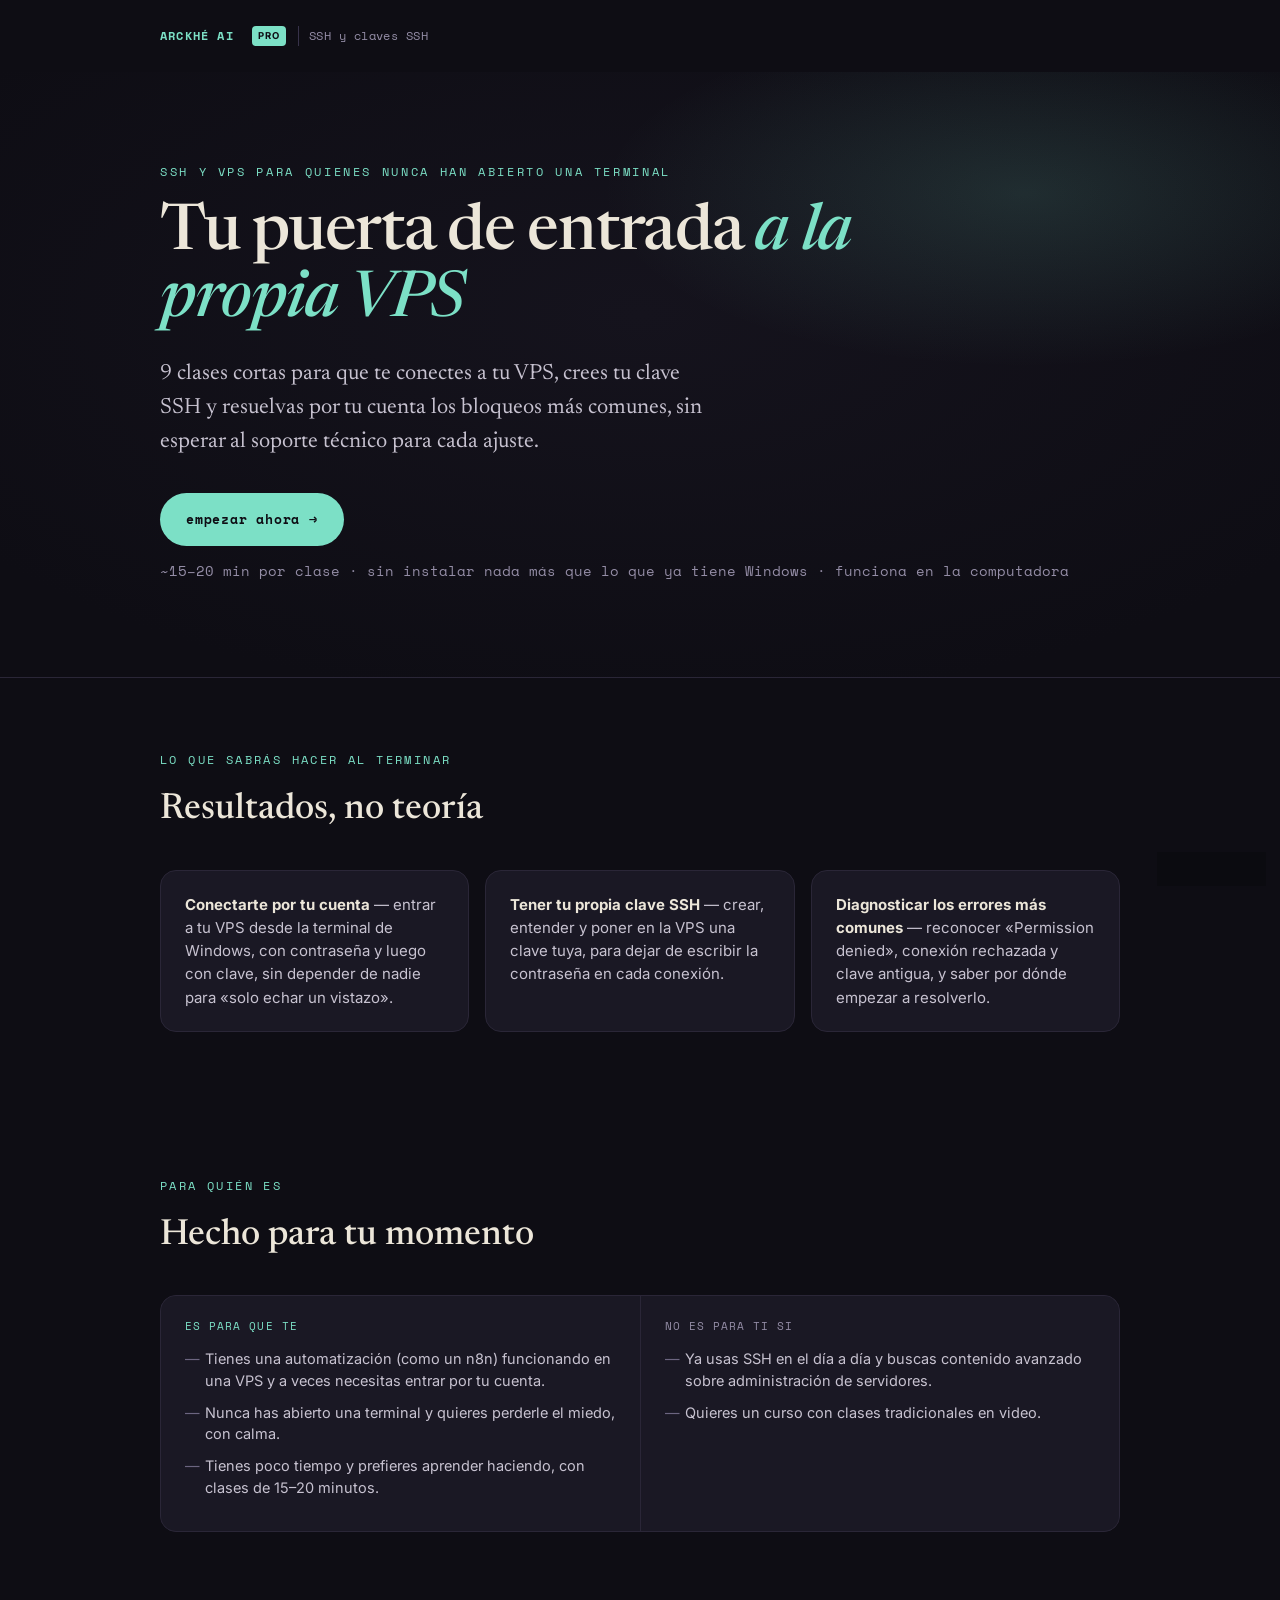
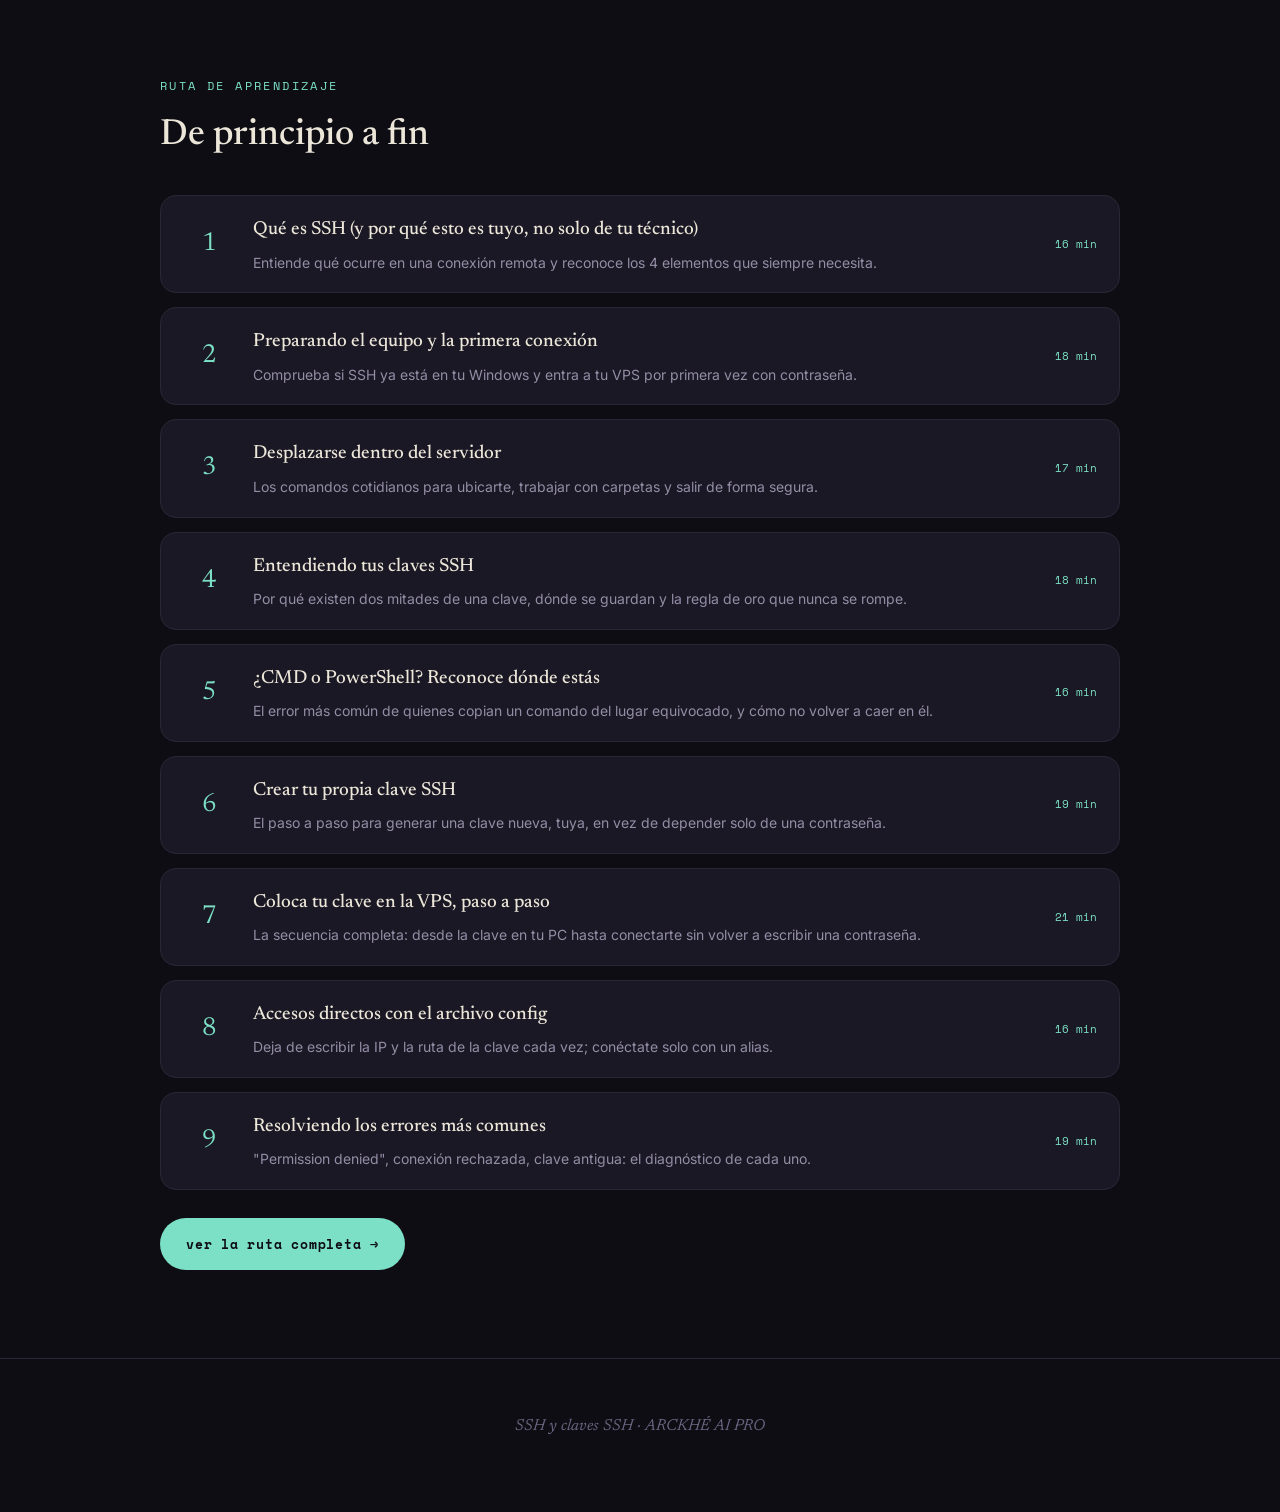
<file: es/landing.html>
<!DOCTYPE html>

<html lang="es">
<head>
<meta charset="utf-8"/>
<meta content="width=device-width, initial-scale=1" name="viewport"/>
<title>SSH y claves SSH: accede a tu VPS sin depender del soporte · ARCKHÉ AI PRO</title>
<link href="https://fonts.googleapis.com" rel="preconnect"/>
<link crossorigin="" href="https://fonts.gstatic.com" rel="preconnect"/>
<link href="https://fonts.googleapis.com/css2?family=Newsreader:ital,opsz,wght@0,6..72,400;0,6..72,500;0,6..72,600;1,6..72,400;1,6..72,500&amp;family=Inter:wght@400;500;600;700&amp;family=Space+Mono:wght@400;700&amp;display=swap" rel="stylesheet"/>
<style>
  :root{
    --bg:#0E0D14;--bg2:#15131d;--panel:#1a1824;--ink:#ECE6D9;--ink-soft:#C7C2D0;--muted:#948DA6;--faint:#6C6580;
    --line:#2A2637;--line2:#37324a;--accent:#7CE0C6;--accent-ink:#0E0D14;--warm:#F2B45C;
    --serif:"Newsreader",Georgia,serif;--sans:"Inter",system-ui,sans-serif;--mono:"Space Mono",ui-monospace,monospace;
  }
  *{box-sizing:border-box}
  body{margin:0;background:var(--bg);color:var(--ink);font-family:var(--sans);line-height:1.7;-webkit-font-smoothing:antialiased}
  a{color:inherit}
  .wrap{max-width:1080px;margin:0 auto;padding:0 clamp(24px,5vw,60px)}
  header.top{padding:26px 0}
  header.top .wrap{display:flex;align-items:center;gap:10px}
  header.top .mark{font-family:var(--mono);font-size:12px;letter-spacing:.1em;color:var(--accent);text-decoration:none;font-weight:700}
  header.top .pro{background:var(--accent);color:var(--accent-ink);border-radius:4px;padding:2px 6px;font-size:9.5px;font-weight:700;letter-spacing:.1em;text-decoration:none;margin-left:8px}
  header.top .course{color:var(--muted);font-size:12px;letter-spacing:.04em;border-left:1px solid var(--line2);padding-left:10px;margin-left:2px;font-family:var(--mono)}
  .hero{position:relative;padding:10vh 0 9vh;border-bottom:1px solid var(--line);overflow:hidden}
  .hero::before{content:"";position:absolute;inset:0;z-index:0;background:radial-gradient(55% 48% at 80% 20%,rgba(124,224,198,.14),transparent 60%),radial-gradient(90% 90% at 50% 40%,var(--bg2),var(--bg) 72%)}
  .hero .wrap{position:relative;z-index:1}
  .kicker{font-family:var(--mono);font-size:12px;letter-spacing:.22em;text-transform:uppercase;color:var(--accent);margin:0 0 18px}
  h1{font-family:var(--serif);font-weight:500;font-size:clamp(36px,6vw,64px);line-height:1.05;letter-spacing:-.02em;margin:0 0 22px;max-width:18ch}
  h1 em{font-style:italic;color:var(--accent)}
  .lead{font-family:var(--serif);font-size:clamp(18px,2vw,22px);line-height:1.55;color:var(--ink-soft);max-width:46ch;margin:0 0 34px}
  .cta{display:inline-block;font-family:var(--mono);font-size:13px;letter-spacing:.06em;background:var(--accent);color:var(--accent-ink);text-decoration:none;border-radius:99px;padding:15px 26px;font-weight:700}
  .cta:hover{opacity:.92}
  .sub{color:var(--muted);font-size:13.5px;margin-top:14px;font-family:var(--mono)}

  section{padding:8vh 0}
  .eyebrow{font-family:var(--mono);font-size:12px;letter-spacing:.2em;text-transform:uppercase;color:var(--accent);margin:0 0 10px}
  h2{font-family:var(--serif);font-weight:500;font-size:clamp(26px,3.6vw,36px);margin:0 0 28px}

  .resultados{display:grid;grid-template-columns:repeat(auto-fit,minmax(220px,1fr));gap:16px}
  .resultado{border:1px solid var(--line);border-radius:16px;background:var(--panel);padding:22px 24px}
  .resultado p{margin:0;font-size:15px;color:var(--ink-soft);line-height:1.55}
  .resultado p b{color:var(--ink)}

  .aulas{display:grid;gap:14px}
  .au{display:grid;grid-template-columns:52px 1fr auto;gap:18px;align-items:center;text-decoration:none;color:inherit;background:var(--panel);border:1px solid var(--line);border-radius:16px;padding:18px 22px}
  .au .num{font-family:var(--serif);font-size:26px;color:var(--accent);text-align:center}
  .au h3{font-family:var(--serif);font-weight:500;font-size:19px;margin:0 0 4px}
  .au p{margin:0;color:var(--muted);font-size:14px}
  .au .meta{font-family:var(--mono);font-size:11px;color:var(--accent);white-space:nowrap;text-align:right}
  .au:hover{border-color:var(--accent)}

  .publico{display:grid;grid-template-columns:1fr 1fr;gap:1px;background:var(--line);border:1px solid var(--line);border-radius:16px;overflow:hidden}
  .publico .col{background:var(--panel);padding:22px 24px}
  .publico .lbl{font-family:var(--mono);font-size:10.5px;letter-spacing:.1em;text-transform:uppercase;margin:0 0 12px}
  .publico .col.sim .lbl{color:var(--accent)}
  .publico .col.nao .lbl{color:var(--muted)}
  .publico ul{margin:0;padding:0;list-style:none}
  .publico li{position:relative;padding-left:20px;margin:0 0 10px;color:var(--ink-soft);font-size:14.5px;line-height:1.5}
  .publico li::before{content:"—";position:absolute;left:0;color:var(--faint)}

  footer{border-top:1px solid var(--line);padding:6vh 0 8vh;color:var(--faint);text-align:center;font-family:var(--serif);font-style:italic}

  @media(max-width:720px){ .publico{grid-template-columns:1fr} }
  @media(prefers-reduced-motion:reduce){*{animation:none!important}}
</style>
<link href="https://linnoff88-dev.github.io/arckhe-/landing.html" hreflang="pt-BR" rel="alternate"/><link href="https://linnoff88-dev.github.io/arckhe-/en/landing.html" hreflang="en" rel="alternate"/><link href="https://linnoff88-dev.github.io/arckhe-/es/landing.html" hreflang="es" rel="alternate"/></head>
<body><div class="ARCKHÉ-lang" style="position:fixed;right:14px;bottom:14px;z-index:9999;display:flex;gap:2px;padding:4px;border-radius:10px;background:rgba(12,12,16,.82);border:1px solid rgba(226,162,59,.45);font:600 12px/1 Sora,Inter,system-ui,sans-serif;backdrop-filter:blur(8px)" translate="no"><a href="../landing.html" hreflang="pt-BR" style="padding:6px 8px;border-radius:7px;text-decoration:none;color:#e9e9ee">PT</a><a href="../en/landing.html" hreflang="en" style="padding:6px 8px;border-radius:7px;text-decoration:none;color:#e9e9ee">EN</a><a href="landing.html" hreflang="es" style="padding:6px 8px;border-radius:7px;text-decoration:none;color:#1a1206;background:#E2A23B">ES</a></div>
<header class="top"><div class="wrap">
<a class="mark" href="https://ARCKHÉ AI" rel="noopener" target="_blank">ARCKHÉ AI</a>
<a class="pro" href="https://ARCKHÉ.pro" rel="noopener" target="_blank">PRO</a>
<span class="course">SSH y claves SSH</span>
</div></header>
<section class="hero"><div class="wrap">
<p class="kicker">SSH y VPS para quienes nunca han abierto una terminal</p>
<h1>Tu puerta de entrada <em>a la propia VPS</em></h1>
<p class="lead">9 clases cortas para que te conectes a tu VPS, crees tu clave SSH y resuelvas por tu cuenta los bloqueos más comunes, sin esperar al soporte técnico para cada ajuste.</p>
<a class="cta" href="curso.html#trilha">empezar ahora →</a>
<p class="sub">~15–20 min por clase · sin instalar nada más que lo que ya tiene Windows · funciona en la computadora</p>
</div></section>
<section><div class="wrap">
<p class="eyebrow">Lo que sabrás hacer al terminar</p>
<h2>Resultados, no teoría</h2>
<div class="resultados">
<div class="resultado"><p><b>Conectarte por tu cuenta</b> — entrar a tu VPS desde la terminal de Windows, con contraseña y luego con clave, sin depender de nadie para «solo echar un vistazo».</p></div>
<div class="resultado"><p><b>Tener tu propia clave SSH</b> — crear, entender y poner en la VPS una clave tuya, para dejar de escribir la contraseña en cada conexión.</p></div>
<div class="resultado"><p><b>Diagnosticar los errores más comunes</b> — reconocer «Permission denied», conexión rechazada y clave antigua, y saber por dónde empezar a resolverlo.</p></div>
</div>
</div></section>
<section><div class="wrap">
<p class="eyebrow">Para quién es</p>
<h2>Hecho para tu momento</h2>
<div class="publico">
<div class="col sim">
<p class="lbl">es para que te</p>
<ul>
<li>Tienes una automatización (como un n8n) funcionando en una VPS y a veces necesitas entrar por tu cuenta.</li>
<li>Nunca has abierto una terminal y quieres perderle el miedo, con calma.</li>
<li>Tienes poco tiempo y prefieres aprender haciendo, con clases de 15–20 minutos.</li>
</ul>
</div>
<div class="col nao">
<p class="lbl">no es para ti si</p>
<ul>
<li>Ya usas SSH en el día a día y buscas contenido avanzado sobre administración de servidores.</li>
<li>Quieres un curso con clases tradicionales en video.</li>
</ul>
</div>
</div>
</div></section>
<section><div class="wrap">
<p class="eyebrow">Ruta de aprendizaje</p>
<h2>De principio a fin</h2>
<div class="aulas">
<a class="au" href="curso.html#aula-1">
<div class="num">1</div>
<div><h3>Qué es SSH (y por qué esto es tuyo, no solo de tu técnico)</h3><p>Entiende qué ocurre en una conexión remota y reconoce los 4 elementos que siempre necesita.</p></div>
<div class="meta">16 min</div>
</a>
<a class="au" href="curso.html#aula-2">
<div class="num">2</div>
<div><h3>Preparando el equipo y la primera conexión</h3><p>Comprueba si SSH ya está en tu Windows y entra a tu VPS por primera vez con contraseña.</p></div>
<div class="meta">18 min</div>
</a>
<a class="au" href="curso.html#aula-3">
<div class="num">3</div>
<div><h3>Desplazarse dentro del servidor</h3><p>Los comandos cotidianos para ubicarte, trabajar con carpetas y salir de forma segura.</p></div>
<div class="meta">17 min</div>
</a>
<a class="au" href="curso.html#aula-4">
<div class="num">4</div>
<div><h3>Entendiendo tus claves SSH</h3><p>Por qué existen dos mitades de una clave, dónde se guardan y la regla de oro que nunca se rompe.</p></div>
<div class="meta">18 min</div>
</a>
<a class="au" href="curso.html#aula-5">
<div class="num">5</div>
<div><h3>¿CMD o PowerShell? Reconoce dónde estás</h3><p>El error más común de quienes copian un comando del lugar equivocado, y cómo no volver a caer en él.</p></div>
<div class="meta">16 min</div>
</a>
<a class="au" href="curso.html#aula-6">
<div class="num">6</div>
<div><h3>Crear tu propia clave SSH</h3><p>El paso a paso para generar una clave nueva, tuya, en vez de depender solo de una contraseña.</p></div>
<div class="meta">19 min</div>
</a>
<a class="au" href="curso.html#aula-7">
<div class="num">7</div>
<div><h3>Coloca tu clave en la VPS, paso a paso</h3><p>La secuencia completa: desde la clave en tu PC hasta conectarte sin volver a escribir una contraseña.</p></div>
<div class="meta">21 min</div>
</a>
<a class="au" href="curso.html#aula-8">
<div class="num">8</div>
<div><h3>Accesos directos con el archivo config</h3><p>Deja de escribir la IP y la ruta de la clave cada vez; conéctate solo con un alias.</p></div>
<div class="meta">16 min</div>
</a>
<a class="au" href="curso.html#aula-9">
<div class="num">9</div>
<div><h3>Resolviendo los errores más comunes</h3><p>"Permission denied", conexión rechazada, clave antigua: el diagnóstico de cada uno.</p></div>
<div class="meta">19 min</div>
</a>
</div>
<p style="margin-top:28px"><a class="cta" href="curso.html#trilha">ver la ruta completa →</a></p>
</div></section>
<footer><div class="wrap">SSH y claves SSH · ARCKHÉ AI PRO</div></footer>
</body>
</html>
</file>
<file: assets/aula.css>
:root{
  --bg:#0E0D14; --bg2:#15131d; --panel:#1a1824; --panel2:#221f2e;
  --ink:#ECE6D9; --ink-soft:#C7C2D0; --muted:#948DA6; --faint:#6C6580;
  --line:#2A2637; --line2:#37324a;
  --accent:#7CE0C6; --accent-dim:#4FB79E; --accent-ink:#0E0D14; --warm:#F2B45C;
  --figbg1:#1a1824; --figbg2:#15131d;
  --hl:rgba(242,180,92,.28);
  --serif:"Newsreader",Georgia,serif; --sans:"Inter",system-ui,sans-serif; --mono:"Space Mono",ui-monospace,monospace;
  --read:60ch;
}
html[data-theme="papel"]{
  --bg:#F6F1E7; --bg2:#EFE8D8; --panel:#FFFFFF; --panel2:#F3ECDD;
  --ink:#2A2620; --ink-soft:#463F33; --muted:#736A58; --faint:#9A9182;
  --line:#E4DAC7; --line2:#D7CBB2;
  --accent:#0F7A61; --accent-dim:#0F7A61; --accent-ink:#FFFFFF; --warm:#9A6310;
  --figbg1:#211d2b; --figbg2:#181521; --hl:rgba(15,122,97,.20);
}
html[data-theme="sepia"]{
  --bg:#ECE0C9; --bg2:#E4D6BB; --panel:#F5ECD7; --panel2:#EDE1C6;
  --ink:#43331F; --ink-soft:#5A4A34; --muted:#7C6A50; --faint:#9C8A6C;
  --line:#D8C8A9; --line2:#C9B792;
  --accent:#0F6E58; --accent-dim:#0F6E58; --accent-ink:#FFFFFF; --warm:#8A5A12;
  --figbg1:#211d2b; --figbg2:#181521; --hl:rgba(138,90,18,.22);
}
*{box-sizing:border-box}
html{scroll-behavior:smooth}
body{margin:0;background:var(--bg);color:var(--ink);font-family:var(--sans);line-height:1.75;-webkit-font-smoothing:antialiased;transition:background .3s,color .3s}
::selection{background:rgba(124,224,198,.24)}
.grain{position:fixed;inset:0;z-index:1;pointer-events:none;opacity:.045;mix-blend-mode:screen;
  background-image:url("data:image/svg+xml,%3Csvg xmlns='http://www.w3.org/2000/svg' width='140' height='140'%3E%3Cfilter id='n'%3E%3CfeTurbulence type='fractalNoise' baseFrequency='.9' numOctaves='2'/%3E%3C/filter%3E%3Crect width='100%25' height='100%25' filter='url(%23n)'/%3E%3C/svg%3E")}
html[data-theme="papel"] .grain,html[data-theme="sepia"] .grain{display:none}

/* top bar */
.prog{position:fixed;top:0;left:0;height:2px;background:var(--accent);width:100%;transform:scaleX(0);transform-origin:left;z-index:60;transition:transform .1s linear;will-change:transform}
.bar{position:fixed;top:0;left:0;right:0;z-index:55;pointer-events:none;transition:background .25s,border-color .25s;border-bottom:1px solid transparent}
.bar.scrolled{pointer-events:auto;background:rgba(14,13,20,.82);backdrop-filter:blur(10px);border-bottom-color:var(--line)}
html[data-theme="papel"] .bar.scrolled{background:rgba(246,241,231,.86)}
html[data-theme="sepia"] .bar.scrolled{background:rgba(236,224,201,.86)}
.bar-inner{max-width:1160px;margin:0 auto;padding:10px clamp(24px,5vw,60px);display:flex;align-items:center;justify-content:flex-end;flex-wrap:wrap;gap:8px}
.bar .brand{margin-right:auto;display:flex;align-items:center;gap:9px;white-space:nowrap;text-decoration:none;font-family:var(--mono)}
.bar .brand .mark{color:var(--accent);font-weight:700;font-size:12px;letter-spacing:.1em}
.bar .brand .pro{background:var(--accent);color:var(--accent-ink);border-radius:4px;padding:2px 6px;font-size:9.5px;font-weight:700;letter-spacing:.1em}
.bar .brand .course{color:var(--ink-soft);font-size:11px;letter-spacing:.04em;border-left:1px solid var(--line2);padding-left:10px}
.bar .brand a{pointer-events:auto;text-decoration:none;cursor:pointer}
.bar .brand a.course:hover{color:var(--accent)}
.bar button{pointer-events:auto;font-family:var(--mono);font-size:11px;line-height:1;letter-spacing:.04em;white-space:nowrap;color:var(--muted);background:rgba(20,19,29,.6);border:1px solid var(--line2);border-radius:99px;padding:8px 12px;cursor:pointer;backdrop-filter:blur(6px);transition:color .2s,border-color .2s}
html[data-theme="papel"] .bar button,html[data-theme="sepia"] .bar button{background:rgba(255,255,255,.55)}
.bar button:hover{color:var(--ink);border-color:var(--accent)}
.bar .pill{color:var(--accent)}
.bar a.back{pointer-events:auto;font-family:var(--mono);font-size:11px;line-height:1;letter-spacing:.04em;white-space:nowrap;color:var(--muted);background:rgba(20,19,29,.6);border:1px solid var(--line2);border-radius:99px;padding:8px 12px;text-decoration:none;backdrop-filter:blur(6px);transition:color .2s,border-color .2s}
.bar a.back:hover{color:var(--ink);border-color:var(--accent)}
html[data-theme="papel"] .bar a.back,html[data-theme="sepia"] .bar a.back{background:rgba(255,255,255,.55)}
@media(max-width:560px){ .bar .brand .course{display:none} }

/* COLD-OPEN */
.hero{position:relative;min-height:92vh;display:grid;place-items:center;padding:7vh clamp(24px,5vw,60px);overflow:hidden;border-bottom:1px solid var(--line)}
.hero::before{content:"";position:absolute;inset:0;z-index:0;
  background:radial-gradient(55% 48% at 80% 20%,rgba(124,224,198,.16),transparent 60%),radial-gradient(50% 42% at 10% 90%,rgba(242,180,92,.11),transparent 55%),radial-gradient(90% 90% at 50% 40%,var(--bg2),var(--bg) 72%);
  animation:drift 24s ease-in-out infinite alternate}
@keyframes drift{from{transform:translate3d(0,0,0) scale(1)}to{transform:translate3d(-1.5%,1.2%,0) scale(1.05)}}
.hero-inner{position:relative;z-index:2;width:100%;max-width:1040px;margin:0 auto;display:grid;grid-template-columns:1.1fr .9fr;align-items:center;gap:44px}
.kicker{font-family:var(--mono);font-size:12px;letter-spacing:.24em;text-transform:uppercase;color:var(--accent);margin:0 0 20px}
.hero h1{font-family:var(--serif);font-weight:500;font-size:clamp(40px,6.6vw,74px);line-height:1.0;letter-spacing:-.025em;margin:0 0 22px}
.hero h1 em{font-style:italic;color:var(--accent)}
.lead{font-family:var(--serif);font-weight:400;font-size:clamp(19px,2.1vw,24px);line-height:1.5;color:var(--ink-soft);max-width:38ch;margin:0}
.cue{margin-top:34px;font-family:var(--mono);font-size:12px;letter-spacing:.2em;text-transform:uppercase;color:var(--muted);display:flex;align-items:center;gap:10px}
.cue .arw{display:inline-block;animation:bob 1.8s ease-in-out infinite}
@keyframes bob{0%,100%{transform:translateY(0)}50%{transform:translateY(6px)}}
.herofig{display:grid;place-items:center}
.herofig svg{width:min(100%,360px);height:auto;filter:drop-shadow(0 20px 50px rgba(0,0,0,.5))}
.blink{animation:blink 1.1s steps(1) infinite} @keyframes blink{50%{opacity:0}}
.pulse{animation:pulse 2.4s ease-in-out infinite} @keyframes pulse{0%,100%{opacity:.5}50%{opacity:1}}

/* body: reading + living rail */
.layout{max-width:1160px;margin:0 auto;padding:2vh clamp(24px,5vw,60px) 12vh;display:grid;grid-template-columns:minmax(0,var(--read)) 360px;gap:64px;position:relative;z-index:2}
.col p{font-size:var(--prose-size,18px);line-height:var(--prose-lh,1.75);color:var(--ink-soft);margin:0 0 22px}
.col p b{color:var(--ink);font-weight:600}
.step{min-height:76vh;display:flex;flex-direction:column;justify-content:center;padding:5vh 0}
h2{font-family:var(--serif);font-weight:500;font-size:clamp(27px,3.6vw,38px);line-height:1.12;letter-spacing:-.015em;margin:0 0 8px;display:flex;align-items:baseline;gap:12px}
h2 .n{font-family:var(--mono);font-size:14px;color:var(--accent);font-weight:400}
.col ul{margin:6px 0 22px;padding:0;list-style:none}
.col li{position:relative;padding-left:26px;margin:0 0 13px;color:var(--ink-soft);font-size:var(--prose-size,17.5px);line-height:var(--prose-lh,1.7)}
.col li::before{content:"";position:absolute;left:2px;top:11px;width:8px;height:8px;border-radius:2px;background:var(--accent)}
.col li b{color:var(--ink)}
code{font-family:var(--mono);font-size:.85em;background:rgba(124,224,198,.12);color:var(--accent);padding:2px 6px;border-radius:5px}
html[data-theme="papel"] code,html[data-theme="sepia"] code{background:rgba(15,122,97,.12)}
pre{margin:26px 0;padding:18px 20px;border:1px solid var(--line);border-radius:14px;background:var(--figbg2);color:#D7E9E2;overflow-x:auto;font-family:var(--mono);font-size:13px;line-height:1.7}
pre .k{color:#7CE0C6} pre .s{color:#F2B45C}
pre .c{color:#6C6580}
mark.hl{background:var(--hl);color:inherit;border-radius:3px;padding:0 2px;cursor:pointer}
.colfig{margin:26px 0;text-align:center;border:1px solid var(--line);border-radius:16px;padding:22px;background:linear-gradient(180deg,var(--figbg1),var(--figbg2))}
.colfig svg{width:min(100%,320px);height:auto}
.colfig figcaption{margin-top:12px;font-family:var(--mono);font-size:11px;letter-spacing:.04em;color:var(--faint)}
details{border-top:1px solid var(--line);border-bottom:1px solid var(--line);padding:6px 0;margin:26px 0 0}
summary{cursor:pointer;font-family:var(--mono);font-size:12px;letter-spacing:.14em;text-transform:uppercase;color:var(--accent);list-style:none;padding:10px 0}
summary::-webkit-details-marker{display:none}
summary::before{content:"↓ ";color:var(--faint)} details[open] summary::before{content:"↑ "}
details p{font-size:16px}

.readbtn{margin-top:14px;align-self:flex-start;font-family:var(--mono);font-size:12px;letter-spacing:.06em;color:var(--muted);background:none;border:1px solid var(--line2);border-radius:99px;padding:8px 14px;cursor:pointer;transition:all .2s}
.readbtn:hover{border-color:var(--accent);color:var(--ink)}
.readbtn.done{background:var(--accent);color:var(--accent-ink);border-color:var(--accent);font-weight:700}

/* teste-se */
.quiz{margin:26px 0 0;padding:20px 22px;border:1px solid var(--line);border-left:3px solid var(--accent);border-radius:0 14px 14px 0;background:var(--panel)}
.quiz .qk{font-family:var(--mono);font-size:11px;letter-spacing:.14em;text-transform:uppercase;color:var(--accent);margin:0 0 10px}
.quiz .q{font-weight:600;color:var(--ink);margin:0 0 14px;font-size:16.5px}
.quiz .opt{display:block;width:100%;text-align:left;font-family:var(--sans);font-size:15px;color:var(--ink-soft);background:var(--panel2);border:1px solid var(--line2);border-radius:10px;padding:11px 14px;margin:0 0 8px;cursor:pointer;transition:all .15s}
.quiz .opt:hover{border-color:var(--accent)}
.quiz .opt.right{border-color:var(--accent);background:rgba(124,224,198,.14);color:var(--ink)}
.quiz .opt.wrong{border-color:#E0736F;background:rgba(224,115,111,.12)}
.quiz .qfb{margin:8px 0 0;font-size:14px;color:var(--muted);min-height:0}
.quiz .qfb.on{margin-top:12px}

/* pratique agora (mêo na massa, passos verificáveis) */
.practice{margin:8vh 0 0;border:1px solid var(--line);border-radius:18px;background:linear-gradient(180deg,var(--panel),var(--bg2));padding:26px 28px}
.practice .pk{font-family:var(--mono);font-size:11px;letter-spacing:.14em;text-transform:uppercase;color:var(--accent);margin:0 0 10px;display:flex;align-items:center;gap:12px}
.practice .pcount{color:var(--faint);letter-spacing:.04em}
.practice.done .pcount{color:var(--accent)}
.practice .ph{font-family:var(--serif);font-weight:500;font-size:24px;line-height:1.15;letter-spacing:-.01em;margin:0 0 10px}
.practice .pgoal{font-size:16px;color:var(--ink-soft);margin:0 0 18px}
.pcodewrap{position:relative;margin:0 0 20px}
.pcodewrap .pcode{margin:0}
.pcopy{position:absolute;top:10px;right:10px;z-index:2;font-family:var(--mono);font-size:11px;color:var(--ink-soft);background:var(--panel2);border:1px solid var(--line2);border-radius:8px;padding:5px 10px;cursor:pointer;transition:border-color .2s,color .2s}
.pcopy:hover{border-color:var(--accent);color:var(--ink)}
.psteps{list-style:none;margin:0;padding:0}
.psteps li{position:relative;padding-left:0;margin:0 0 12px;color:var(--ink-soft);font-size:16px;line-height:1.6}
.psteps li::before{display:none}
.psteps label{display:flex;align-items:flex-start;gap:12px;cursor:pointer}
.psteps input{appearance:none;-webkit-appearance:none;flex:0 0 auto;width:20px;height:20px;margin:1px 0 0;border:1.5px solid var(--line2);border-radius:6px;background:var(--panel2);cursor:pointer;position:relative;transition:border-color .2s,background .2s}
.psteps input:checked{background:var(--accent);border-color:var(--accent)}
.psteps input:checked::after{content:"";position:absolute;left:6px;top:2px;width:5px;height:10px;border:solid var(--accent-ink);border-width:0 2px 2px 0;transform:rotate(45deg)}
.psteps input:focus-visible{outline:2px solid var(--accent);outline-offset:2px}
.practice .pdone{display:none;margin:18px 0 0;padding:14px 16px;border:1px solid var(--accent-dim);border-radius:12px;background:rgba(124,224,198,.08);color:var(--ink);font-size:15.5px;line-height:1.6}
html[data-theme="papel"] .practice .pdone,html[data-theme="sepia"] .practice .pdone{background:rgba(15,122,97,.08)}
.practice.done .pdone{display:block}

/* living rail */
.rail{position:relative}
.railsticky{position:sticky;top:calc(50vh - 200px)}
.figstage{position:relative;height:300px;border:1px solid var(--line);border-radius:20px;background:linear-gradient(180deg,var(--figbg1),var(--figbg2));overflow:hidden}
.figstage::after{content:"";position:absolute;inset:0;background:radial-gradient(70% 60% at 50% 35%,rgba(124,224,198,.08),transparent 70%);pointer-events:none}
.fig{position:absolute;inset:0;display:grid;place-items:center;opacity:0;transform:scale(.96) translateY(10px);transition:opacity .5s ease,transform .5s ease;pointer-events:none}
.fig.on{opacity:1;transform:none;pointer-events:auto}
.fig svg{width:80%;height:auto}
.railcap{margin-top:16px;font-family:var(--mono);font-size:11.5px;letter-spacing:.04em;color:var(--muted);min-height:34px}
.railcap b{color:var(--accent);font-weight:400}
.steps-ind{margin-top:14px;display:flex;gap:7px}
.steps-ind i{flex:1;height:3px;border-radius:2px;background:var(--line2);transition:background .3s}
.steps-ind i.on{background:var(--accent)}
.sidenote{margin-top:22px;font-size:13.5px;line-height:1.55;color:var(--muted);border-left:2px solid var(--line2);padding-left:14px}
.sidenote b{color:var(--ink-soft);font-weight:600}
.breathe{animation:breathe 4s ease-in-out infinite} @keyframes breathe{0%,100%{opacity:.5}50%{opacity:1}}

footer{max-width:1160px;margin:0 auto;padding:0 clamp(24px,5vw,60px) 14vh;color:var(--faint);font-size:14px;font-family:var(--serif);font-style:italic;border-top:1px solid var(--line);padding-top:6vh}

/* selection toolbar */
.seltb{position:absolute;z-index:70;display:none;gap:4px;background:var(--panel2);border:1px solid var(--line2);border-radius:99px;padding:4px;box-shadow:0 8px 24px rgba(0,0,0,.35)}
.seltb.on{display:flex}
.seltb button{font-family:var(--mono);font-size:11px;color:var(--ink-soft);background:none;border:none;border-radius:99px;padding:6px 11px;cursor:pointer}
.seltb button:hover{background:var(--accent);color:var(--accent-ink)}

/* panels (jornada / revisar) */
.scrim{position:fixed;inset:0;z-index:80;background:rgba(6,4,12,.6);backdrop-filter:blur(4px);display:none}
.scrim.on{display:block}
.panel{position:fixed;top:0;right:0;height:100%;width:min(420px,92vw);z-index:81;background:var(--bg2);border-left:1px solid var(--line2);transform:translateX(100%);transition:transform .3s ease;display:flex;flex-direction:column;overflow-y:auto}
.panel.on{transform:none}
.panel h3{font-family:var(--serif);font-weight:500;font-size:24px;margin:0;padding:22px 24px 6px}
.panel .close{position:absolute;top:16px;right:18px;background:none;border:none;color:var(--muted);font-size:20px;cursor:pointer}
.panel .body{padding:8px 24px 32px}
.block{margin:18px 0 0}
.block .lbl{font-family:var(--mono);font-size:11px;letter-spacing:.12em;text-transform:uppercase;color:var(--faint);margin:0 0 8px}
.pbar{height:8px;border-radius:99px;background:var(--line);overflow:hidden}
.pbar i{display:block;height:100%;width:100%;background:var(--accent);transform:scaleX(0);transform-origin:left;transition:transform .4s}
.stat{font-family:var(--serif);font-size:30px;color:var(--ink)}
.stat small{font-family:var(--mono);font-size:12px;color:var(--muted);margin-left:6px}
.mk{border-left:2px solid var(--accent);padding:4px 0 4px 12px;margin:0 0 10px;font-size:14px;color:var(--ink-soft)}
.mk .nt{display:block;color:var(--muted);font-size:12.5px;font-style:italic;margin-top:3px}
.btnrow{display:flex;gap:8px;margin-top:14px;flex-wrap:wrap}
.btnrow button,.big{font-family:var(--mono);font-size:12px;color:var(--ink-soft);background:var(--panel);border:1px solid var(--line2);border-radius:10px;padding:9px 13px;cursor:pointer}
.btnrow button:hover{border-color:var(--accent)}
.big{display:block;width:100%;text-align:center;background:var(--accent);color:var(--accent-ink);border:none;font-weight:700;padding:13px;margin-top:6px}

/* review card */
.rev{padding:8px 24px 28px}
.card{border:1px solid var(--line2);border-radius:16px;background:var(--panel);padding:26px 22px;min-height:150px;display:flex;flex-direction:column;justify-content:center}
.card .side{font-size:18px;color:var(--ink);line-height:1.6}
.card .side.back{color:var(--accent);font-weight:600;margin-top:16px;border-top:1px dashed var(--line2);padding-top:16px}
.grade{display:grid;grid-template-columns:repeat(3,1fr);gap:8px;margin-top:14px}
.grade button{font-family:var(--mono);font-size:12px;padding:12px;border-radius:10px;border:1px solid var(--line2);background:var(--panel);color:var(--ink-soft);cursor:pointer}
.grade button:hover{border-color:var(--accent)}
.revempty{color:var(--muted);text-align:center;padding:40px 0;font-family:var(--serif);font-style:italic}

/* editor de cartêo (reformular o grifo antes de salvar) */
.cedit{position:fixed;top:50%;left:50%;transform:translate(-50%,-50%);z-index:82;width:min(460px,92vw);max-height:88vh;overflow-y:auto;background:var(--bg2);border:1px solid var(--line2);border-radius:18px;padding:24px 24px 20px;display:none;box-shadow:0 24px 60px rgba(0,0,0,.5)}
.cedit.on{display:block}
.cedit h3{font-family:var(--serif);font-weight:500;font-size:22px;margin:0 0 2px}
.cedit .close{position:absolute;top:14px;right:16px;background:none;border:none;color:var(--muted);font-size:20px;cursor:pointer}
.cedit label{display:block;font-family:var(--mono);font-size:11px;letter-spacing:.1em;text-transform:uppercase;color:var(--faint);margin:16px 0 6px}
.cedit textarea{width:100%;background:var(--panel);border:1px solid var(--line2);border-radius:10px;color:var(--ink);font-family:var(--sans);font-size:15px;line-height:1.5;padding:10px 12px;resize:vertical;min-height:56px}
.cedit textarea:focus{outline:none;border-color:var(--accent)}
.cehint{font-size:12.5px;color:var(--muted);margin:12px 0 0;line-height:1.5}
.cehint b{color:var(--ink-soft)}
.cerow{display:flex;gap:8px;margin-top:16px;align-items:stretch}
.cerow .big{margin-top:0;flex:1}
.cerow #cecancel{font-family:var(--mono);font-size:12px;color:var(--ink-soft);background:var(--panel);border:1px solid var(--line2);border-radius:10px;padding:9px 16px;cursor:pointer}
.cerow #cecancel:hover{border-color:var(--accent)}

/* preferências de leitura (popover) */
.prefs{position:fixed;top:60px;right:clamp(16px,4vw,40px);z-index:70;background:var(--bg2);border:1px solid var(--line2);border-radius:14px;padding:15px 16px 13px;display:none;box-shadow:0 16px 40px rgba(0,0,0,.45);width:236px}
.prefs.on{display:block}
.prefs .prow{display:flex;align-items:center;justify-content:space-between;margin:0 0 11px;font-family:var(--sans);font-size:13px;color:var(--ink-soft)}
.prefs .pbtns{display:flex;gap:6px}
.prefs .pbtns button{font-family:var(--mono);font-size:12px;color:var(--ink-soft);background:var(--panel);border:1px solid var(--line2);border-radius:8px;min-width:32px;height:28px;cursor:pointer;transition:border-color .2s,color .2s}
.prefs .pbtns button:hover{border-color:var(--accent);color:var(--ink)}
.prefs .preset{width:100%;margin-top:3px;font-family:var(--mono);font-size:11px;letter-spacing:.04em;color:var(--muted);background:none;border:1px solid var(--line2);border-radius:8px;padding:8px;cursor:pointer;transition:border-color .2s,color .2s}
.prefs .preset:hover{border-color:var(--accent);color:var(--ink)}

/* acessibilidade + atalhos */
.sronly{position:absolute;width:1px;height:1px;padding:0;margin:-1px;overflow:hidden;clip:rect(0 0 0 0);white-space:nowrap;border:0}
.revhint{text-align:center;color:var(--faint);font-family:var(--mono);font-size:10.5px;letter-spacing:.03em;margin:10px 0 0}
.bar button:focus-visible,.bar a:focus-visible,.subnav a:focus-visible,.readbtn:focus-visible,.opt:focus-visible{outline:2px solid var(--accent);outline-offset:2px}
.view[data-aula] h1:focus{outline:none}

/* mapa nomeado da aula (rail) */
.aulamap{margin-top:18px;display:flex;flex-direction:column;gap:2px;border-top:1px solid var(--line);padding-top:14px}
.amrow{display:flex;align-items:center;gap:10px;width:100%;text-align:left;background:none;border:none;border-radius:8px;padding:6px 8px;cursor:pointer;color:var(--muted);font-family:var(--sans);font-size:12.5px;line-height:1.3;transition:background .2s,color .2s}
.amrow:hover{background:var(--panel);color:var(--ink-soft)}
.amrow.on{color:var(--ink)}
.amn{flex:0 0 auto;font-family:var(--mono);font-size:10px;width:20px;height:20px;display:grid;place-items:center;border:1px solid var(--line2);border-radius:6px;color:var(--muted);transition:all .2s}
.amrow.on .amn{color:var(--accent-ink);background:var(--accent);border-color:var(--accent)}
.amt{flex:1;overflow:hidden;text-overflow:ellipsis;white-space:nowrap}
.amck{flex:0 0 auto;color:var(--accent);opacity:0;font-size:12px;transition:opacity .2s}
.amrow.done .amck{opacity:1}
.amrow.done .amt{color:var(--ink-soft)}
.amrow:focus-visible{outline:2px solid var(--accent);outline-offset:1px}

/* onboarding (boas-vindas de 1º uso) */
.welcome{position:fixed;top:50%;left:50%;transform:translate(-50%,-50%);z-index:82;width:min(480px,92vw);max-height:88vh;overflow-y:auto;background:var(--bg2);border:1px solid var(--line2);border-radius:18px;padding:28px 28px 24px;display:none;box-shadow:0 24px 60px rgba(0,0,0,.5)}
.welcome.on{display:block}
.welcome .close{position:absolute;top:14px;right:16px;background:none;border:none;color:var(--muted);font-size:20px;cursor:pointer}
.welcome .wk{font-family:var(--mono);font-size:11px;letter-spacing:.16em;text-transform:uppercase;color:var(--accent);margin:0 0 8px}
.welcome h3{font-family:var(--serif);font-weight:500;font-size:26px;margin:0 0 16px;letter-spacing:-.01em}
.wlist{list-style:none;margin:0 0 20px;padding:0}
.wlist li{margin:0 0 12px;color:var(--ink-soft);font-size:15px;line-height:1.55;padding-left:16px;position:relative}
.wlist li::before{content:"";position:absolute;left:0;top:9px;width:6px;height:6px;border-radius:2px;background:var(--accent)}
.wlist li b{color:var(--ink)}
.welcome .big{margin-top:0}

/* copiar em blocos de código (fora do pratique) */
.codewrap{position:relative;margin:26px 0}
.codewrap pre{margin:0}

/* glossário sob demanda (termo com definiçêo no hover/foco) */
.gterm{position:relative;border-bottom:1px dotted currentColor;cursor:help}
.gterm:focus{outline:none;color:var(--accent)}
.gterm::after{content:attr(data-def);position:absolute;left:0;bottom:calc(100% + 8px);z-index:45;width:max-content;max-width:min(280px,72vw);background:var(--panel2);border:1px solid var(--line2);border-radius:10px;padding:10px 12px;font-family:var(--sans);font-size:13px;font-weight:400;font-style:normal;line-height:1.45;color:var(--ink-soft);box-shadow:0 12px 34px rgba(0,0,0,.45);white-space:normal;opacity:0;visibility:hidden;transform:translateY(4px);transition:opacity .18s,transform .18s,visibility .18s;pointer-events:none}
.gterm:hover::after,.gterm:focus::after{opacity:1;visibility:visible;transform:none}

/* reflexêo / nota por seçêo */
.reflect{border-top:1px solid var(--line);border-bottom:none;padding:0;margin:18px 0 0}
.reflect summary{font-family:var(--mono);font-size:11px;letter-spacing:.1em;text-transform:uppercase;color:var(--muted);padding:12px 0;cursor:pointer;list-style:none}
.reflect summary::-webkit-details-marker{display:none}
.reflect summary::before{content:"✍ ";color:var(--faint)}
.reflect[open] summary::before{content:"✍ ";color:var(--accent)}
.reflect.has summary{color:var(--accent)}
.reflect.has summary::after{content:" ●";color:var(--accent);font-size:9px;vertical-align:middle}
.reflecta{width:100%;background:var(--panel);border:1px solid var(--line2);border-radius:10px;color:var(--ink);font-family:var(--sans);font-size:15px;line-height:1.6;padding:12px 14px;resize:vertical;min-height:72px;margin:0 0 14px}
.reflecta:focus{outline:none;border-color:var(--accent)}

/* recap de fim de aula */
.recap{margin:8vh 0 0;border-top:2px solid var(--line2);padding-top:26px}
.recap .rk{font-family:var(--mono);font-size:11px;letter-spacing:.16em;text-transform:uppercase;color:var(--accent);margin:0 0 10px}
.recap .rtext{font-size:16px;color:var(--ink-soft);margin:0 0 16px;line-height:1.6}
.recap .big{margin-top:0}
.recap-actions{display:flex;gap:10px;flex-wrap:wrap;margin-top:0}
.recap-actions .big{width:auto;flex:1;margin-top:0}

/* subnav (trilhas no topo) — usado quando presente */
.subnav-inner{max-width:1160px;margin:0 auto;padding:2px clamp(24px,5vw,60px) 10px;display:flex;gap:8px;overflow-x:auto;scrollbar-width:none}
.subnav-inner::-webkit-scrollbar{display:none}
.subnav a{pointer-events:auto;flex:0 0 auto;font-family:var(--mono);font-size:10.5px;letter-spacing:.05em;white-space:nowrap;text-decoration:none;color:var(--muted);background:rgba(20,19,29,.5);border:1px solid var(--line2);border-radius:99px;padding:6px 11px;backdrop-filter:blur(6px);transition:color .2s,border-color .2s}
html[data-theme="papel"] .subnav a,html[data-theme="sepia"] .subnav a{background:rgba(255,255,255,.5)}
.subnav a:hover{color:var(--ink);border-color:var(--accent)}
.subnav a.cur{background:var(--accent);color:var(--accent-ink);border-color:var(--accent);font-weight:700}
/* restaura o fundo/cor do chip atual nos temas claros — senêo o override de .subnav a (papel/sépia) clobbera o fundo e o texto (accent-ink=branco) some */
html[data-theme="papel"] .subnav a.cur,html[data-theme="sepia"] .subnav a.cur{background:var(--accent);color:var(--accent-ink)}
.subnav a.soon{opacity:.55}

@media(max-width:940px){
  .hero{min-height:auto;padding:14vh 24px 8vh}
  .hero-inner{grid-template-columns:1fr;gap:26px}
  .layout{grid-template-columns:1fr;gap:0}
  .rail{display:none}
  .step{min-height:auto;padding:5vh 0}
  .mobfig{display:block!important;margin:22px 0;border:1px solid var(--line);border-radius:16px;background:linear-gradient(180deg,var(--figbg1),var(--figbg2));padding:20px;text-align:center}
  .mobfig svg{width:min(100%,300px)}
}
.mobfig{display:none}
@media(prefers-reduced-motion:reduce){*{animation:none!important}.fig{transition:none}.panel{transition:none}}

/* ======================================================================
   DELTA v5 — SOMENTE ADIÇÕES (spec §13). Nenhuma regra acima foi alterada;
   tokens intocados. 9 componentes + 3 quadros + seções novas do painel +
   ícones (set fechado ≤10, DV-3) + nota mínima de print (D-08).
   ====================================================================== */

/* --- 1/2: promessa + por-que-importa (cold-open, após kicker/h1) --- */
.promise{margin:18px 0 0;padding:14px 18px;border:1px solid var(--line2);border-left:3px solid var(--accent);border-radius:0 12px 12px 0;background:var(--panel);font-family:var(--serif);font-size:17px;line-height:1.5;color:var(--ink)}
.promise::before{content:"PROMESSA";display:block;font-family:var(--mono);font-size:10px;letter-spacing:.14em;color:var(--accent);margin:0 0 6px}
.why{margin:14px 0 0;font-size:15.5px;line-height:1.6;color:var(--ink-soft);max-width:42ch}

/* tempo (item 9) — badge renderizado pelo motor a partir de data-tempo */
.tempo-badge{display:inline-flex;align-items:center;gap:6px;font-family:var(--mono);font-size:11px;letter-spacing:.08em;color:var(--muted);margin-top:10px}
.tempo-badge::before{content:"◷";color:var(--accent)}

/* --- 3: erro comum --- */
.qerr{margin:26px 0 0;padding:18px 20px;border:1px solid var(--line);border-left:3px solid var(--warm);border-radius:0 14px 14px 0;background:var(--panel)}
.qerr .qk{font-family:var(--mono);font-size:11px;letter-spacing:.14em;text-transform:uppercase;color:var(--warm);margin:0 0 10px}
.qerr .qerr-txt{font-size:15.5px;line-height:1.6;color:var(--ink-soft);margin:0 0 8px}
.qerr .qerr-txt b{color:var(--ink)}

/* --- 4: antes/depois --- */
.qbefore-after{margin:26px 0 0;display:grid;grid-template-columns:1fr 1fr;gap:1px;border:1px solid var(--line);border-radius:14px;overflow:hidden;background:var(--line)}
.qbefore-after .qba-col{background:var(--panel);padding:16px 18px}
.qbefore-after .qba-lbl{font-family:var(--mono);font-size:10px;letter-spacing:.12em;text-transform:uppercase;margin:0 0 8px}
.qbefore-after .qba-before .qba-lbl{color:var(--muted)}
.qbefore-after .qba-depois .qba-lbl{color:var(--accent)}
.qbefore-after .qba-txt{font-size:14.5px;line-height:1.55;color:var(--ink-soft)}
.qbefore-after .qba-saldo{grid-column:1/-1;background:var(--bg2);padding:12px 18px;font-size:13.5px;color:var(--ink-soft);border-top:1px solid var(--line)}
.qbefore-after .qba-saldo b{color:var(--accent)}

/* --- 5: prática multi-modo — ícone por data-mode, base .practice herdada intacta --- */
.practice .pk[data-mode-label]::before{font-family:var(--mono);margin-right:8px}
.practice[data-mode="prompt"] .pk::before{content:"⌘";color:var(--accent)}
.practice[data-mode="tarefa"] .pk::before{content:"✓";color:var(--accent)}
.practice[data-mode="analise"] .pk::before{content:"◎";color:var(--accent)}
.practice[data-mode="codigo"] .pk::before{content:"</>";color:var(--accent)}
.psafe{margin:0 0 18px;padding:12px 14px;border:1px dashed var(--line2);border-radius:10px;background:var(--bg2);font-size:14px;line-height:1.55;color:var(--muted)}
.psafe::before{content:"✓ seguro — ";color:var(--accent);font-weight:600}

/* --- 6: resumo autoral (distinto do .recap do motor, que vem DEPOIS no DOM) --- */
.recap-autor{margin:8vh 0 0;border-top:2px solid var(--line2);padding-top:26px}
.recap-autor .rak{font-family:var(--mono);font-size:11px;letter-spacing:.16em;text-transform:uppercase;color:var(--accent);margin:0 0 12px}
.recap-autor ul{list-style:none;margin:0;padding:0}
.recap-autor li{position:relative;padding-left:22px;margin:0 0 10px;color:var(--ink-soft);font-size:15.5px;line-height:1.6}
.recap-autor li::before{content:"—";position:absolute;left:0;color:var(--accent)}

/* --- 7: microaçêo + gancho --- */
.next-action{margin:22px 0 0;padding:18px 20px;border:1px solid var(--accent-dim);border-radius:14px;background:rgba(124,224,198,.06)}
html[data-theme="papel"] .next-action,html[data-theme="sepia"] .next-action{background:rgba(15,122,97,.06)}
.next-action .nak{font-family:var(--mono);font-size:11px;letter-spacing:.14em;text-transform:uppercase;color:var(--accent);margin:0 0 10px}
.next-action .na-win{font-size:16px;color:var(--ink);margin:0 0 8px;font-weight:600}
.next-action .na-action{font-size:15px;color:var(--ink-soft);margin:0 0 8px;line-height:1.55}
.next-action .na-hook{font-size:14px;color:var(--muted);font-style:italic;margin:0}

/* --- 8: tipo (fundamento/ferramenta) + versêo --- */
.step[data-kind]{position:relative}
.step[data-kind] h2::after{font-family:var(--mono);font-size:9.5px;letter-spacing:.1em;text-transform:uppercase;vertical-align:middle;margin-left:10px;padding:3px 8px;border-radius:99px;border:1px solid var(--line2);color:var(--muted)}
.step[data-kind="fundamento"] h2::after{content:"● fundamento"}
.step[data-kind="ferramenta"] h2::after{content:"▲ ferramenta"}
.data-versao,[data-versao]::before{font-family:var(--mono);font-size:10.5px;color:var(--warm)}
.step[data-versao] h2::before{content:attr(data-versao);display:block;font-family:var(--mono);font-size:10px;letter-spacing:.06em;color:var(--warm);margin-bottom:6px}

/* --- quadros: aplicaçêo / passo-a-passo / frase-âncora --- */
.qapply{margin:26px 0 0;padding:18px 20px;border:1px solid var(--line);border-radius:14px;background:var(--panel)}
.qapply .qak{font-family:var(--mono);font-size:11px;letter-spacing:.12em;text-transform:uppercase;color:var(--accent);margin:0 0 10px}
.qapply ul{list-style:none;margin:0;padding:0}
.qapply li{position:relative;padding-left:20px;margin:0 0 8px;color:var(--ink-soft);font-size:14.5px;line-height:1.55}
.qapply li::before{content:"→";position:absolute;left:0;color:var(--accent)}
.qapply b{color:var(--ink)}

.qsteps{margin:26px 0 0;padding:18px 20px;border:1px solid var(--line);border-radius:14px;background:var(--panel)}
.qsteps .qsk{font-family:var(--mono);font-size:11px;letter-spacing:.12em;text-transform:uppercase;color:var(--accent);margin:0 0 12px}
.qsteps ol{margin:0;padding:0 0 0 20px;color:var(--ink-soft);font-size:15px;line-height:1.6}
.qsteps li{margin:0 0 8px}
.qsteps li b{color:var(--ink)}

.qanchor{margin:36px 0;text-align:center;padding:8px 0}
.qanchor p{font-family:var(--serif);font-style:italic;font-size:clamp(21px,2.6vw,27px);line-height:1.4;color:var(--ink);max-width:32ch;margin:0 auto}

/* --- ícones do painel/estado (set fechado ≤10, DV-3) --- */
.ic-fundamento::before{content:"●";color:var(--accent);margin-right:6px}
.ic-ferramenta::before{content:"▲";color:var(--warm);margin-right:6px}
.ic-modo-prompt::before{content:"⌘";color:var(--accent);margin-right:6px}
.ic-modo-tarefa::before{content:"✓";color:var(--accent);margin-right:6px}
.ic-modo-analise::before{content:"◎";color:var(--accent);margin-right:6px}
.ic-modo-codigo::before{content:"</>";color:var(--accent);margin-right:6px}
.ic-concluida::before{content:"✓";color:var(--accent);margin-right:6px}
.ic-andamento::before{content:"◐";color:var(--muted);margin-right:6px}
.ic-pendente::before{content:"○";color:var(--faint);margin-right:6px}
.ic-psafe::before{content:"✓";color:var(--accent);margin-right:6px}

/* --- painel D-09: seções novas (dentro do #jornada existente, aditivo) --- */
.capacidades{list-style:none;margin:0;padding:0}
.capacidades li{position:relative;padding-left:20px;margin:0 0 9px;color:var(--ink-soft);font-size:14px;line-height:1.5}
.capacidades li::before{content:"✓";position:absolute;left:0;color:var(--accent)}
.capacidades-empty{color:var(--muted);font-size:13.5px;font-style:italic}
.timeinvest{display:flex;gap:20px;margin:4px 0 0}
.timeinvest .ti-block{flex:1}
.timeinvest .ti-num{font-family:var(--serif);font-size:26px;color:var(--ink)}
.timeinvest .ti-lbl{font-family:var(--mono);font-size:10px;letter-spacing:.08em;color:var(--muted);display:block;margin-top:2px}
.praticas-check{display:flex;flex-wrap:wrap;gap:6px;margin-top:6px}
.praticas-check span{width:22px;height:22px;display:grid;place-items:center;border-radius:6px;border:1px solid var(--line2);font-family:var(--mono);font-size:10px;color:var(--faint)}
.praticas-check span.done{background:var(--accent);color:var(--accent-ink);border-color:var(--accent)}
.pendentes-tone{font-size:13.5px;color:var(--ink-soft);line-height:1.5;margin:6px 0 0}
.pendentes-tone b{color:var(--accent)}
.trilha-sintese{margin-top:6px;font-family:var(--serif);font-style:italic;font-size:15px;color:var(--ink-soft);line-height:1.5}

/* --- statcards da trilha (AD-8, progresso agregado) --- */
.statcards{display:grid;grid-template-columns:repeat(auto-fit,minmax(140px,1fr));gap:14px;margin:0 0 6vh}
.statcard{border:1px solid var(--line);border-radius:14px;background:var(--panel);padding:16px 18px}
.statcard .sc-num{font-family:var(--serif);font-size:28px;color:var(--ink)}
.statcard .sc-lbl{font-family:var(--mono);font-size:10.5px;letter-spacing:.06em;color:var(--muted);display:block;margin-top:4px}

/* --- estado tempo+estado no card da trilha (.au .meta já existe; só adiciona o ícone) --- */
.au .meta .ic-concluida,.au .meta .ic-andamento,.au .meta .ic-pendente{margin-right:2px}

/* --- print mínimo (D-08 — nada quebra grosseiramente; sem suporte real de paginaçêo) --- */
@media print{
  .bar,.prog,.grain,.panel,.scrim,.cedit,.prefs,.welcome,.seltb,.readbtn,.pcopy,.subnav{display:none!important}
  body{background:#fff!important;color:#111!important}
  .hero,.step,.practice,.qerr,.qbefore-after,.qapply,.qsteps,.recap-autor,.next-action{background:none!important;border-color:#ccc!important}
  a{color:#111!important;text-decoration:underline}
}

/* ---- termdemo: demo real de comando, 2ª opçêo pro slot de figura do step (v5 delta) ---- */
.termdemo{width:100%;display:flex;flex-direction:column;align-items:center;justify-content:center;gap:14px}
.fig.termdemo{position:absolute;inset:0;padding:24px}
.termdemo-reveal{font-family:var(--mono);font-size:12px;letter-spacing:.04em;color:var(--muted);background:var(--panel2);border:1px solid var(--line2);border-radius:99px;padding:10px 18px;cursor:pointer;transition:border-color .2s,color .2s}
.termdemo-reveal:hover{border-color:var(--accent);color:var(--ink)}
.termdemo-body{width:100%}
.termdemo-body[hidden]{display:none}
.termdemo-cmd{display:none;width:100%}
.termdemo-cmd.on{display:block}
.termdemo-k{font-family:var(--mono);font-size:11px;letter-spacing:.14em;text-transform:uppercase;color:var(--accent);margin:0 0 8px}
.termdemo-cmd[data-variant="erro"] .termdemo-k{color:var(--warm)}
.termdemo-in{font-family:var(--mono);font-size:13.5px;color:var(--ink);background:var(--panel2);border:1px solid var(--line2);border-radius:10px 10px 0 0;padding:10px 14px;margin:0;white-space:pre-wrap}
.termdemo-out{font-family:var(--mono);font-size:12.5px;color:var(--ink-soft);background:var(--bg2);border:1px solid var(--line2);border-top:none;border-radius:0 0 10px 10px;padding:10px 14px;margin:0 0 14px;white-space:pre-wrap}
.termdemo-out.termdemo-err{color:var(--warm)}
.termdemo-toggle{font-family:var(--mono);font-size:11px;letter-spacing:.04em;color:var(--muted);background:none;border:1px solid var(--line2);border-radius:99px;padding:8px 14px;cursor:pointer;transition:border-color .2s,color .2s}
.termdemo-toggle:hover{border-color:var(--accent);color:var(--ink)}

/* ---- fecho-wrap: alinha recap-autor/next-action com a largura do .layout (fix desalinhamento) ---- */
.fecho-wrap{max-width:1160px;margin:0 auto;padding:0 clamp(24px,5vw,60px)}
.fecho-wrap .recap-autor,.fecho-wrap .next-action{max-width:var(--read)}

/* ---- painel de exercícios (refazer exercícios da trilha inteira) ---- */
.exlist{display:flex;flex-direction:column;gap:10px}
.exrow{display:flex;align-items:center;justify-content:space-between;gap:14px;padding:14px 16px;border:1px solid var(--line);border-radius:14px;background:var(--panel)}
.exinfo{display:flex;flex-direction:column;gap:4px}
.ext{margin:0;font-size:14.5px;color:var(--ink)}
.exstat{margin:0;font-family:var(--mono);font-size:11px;letter-spacing:.06em;text-transform:uppercase;color:var(--muted)}
.exstat.done{color:var(--accent)}
.exactions{display:flex;gap:8px;flex-shrink:0}
.exgo,.exreset{font-family:var(--mono);font-size:11px;color:var(--ink-soft);background:var(--panel2);border:1px solid var(--line2);border-radius:99px;padding:8px 12px;cursor:pointer;transition:border-color .2s,color .2s}
.exgo:hover,.exreset:hover{border-color:var(--accent);color:var(--ink)}
</file>
